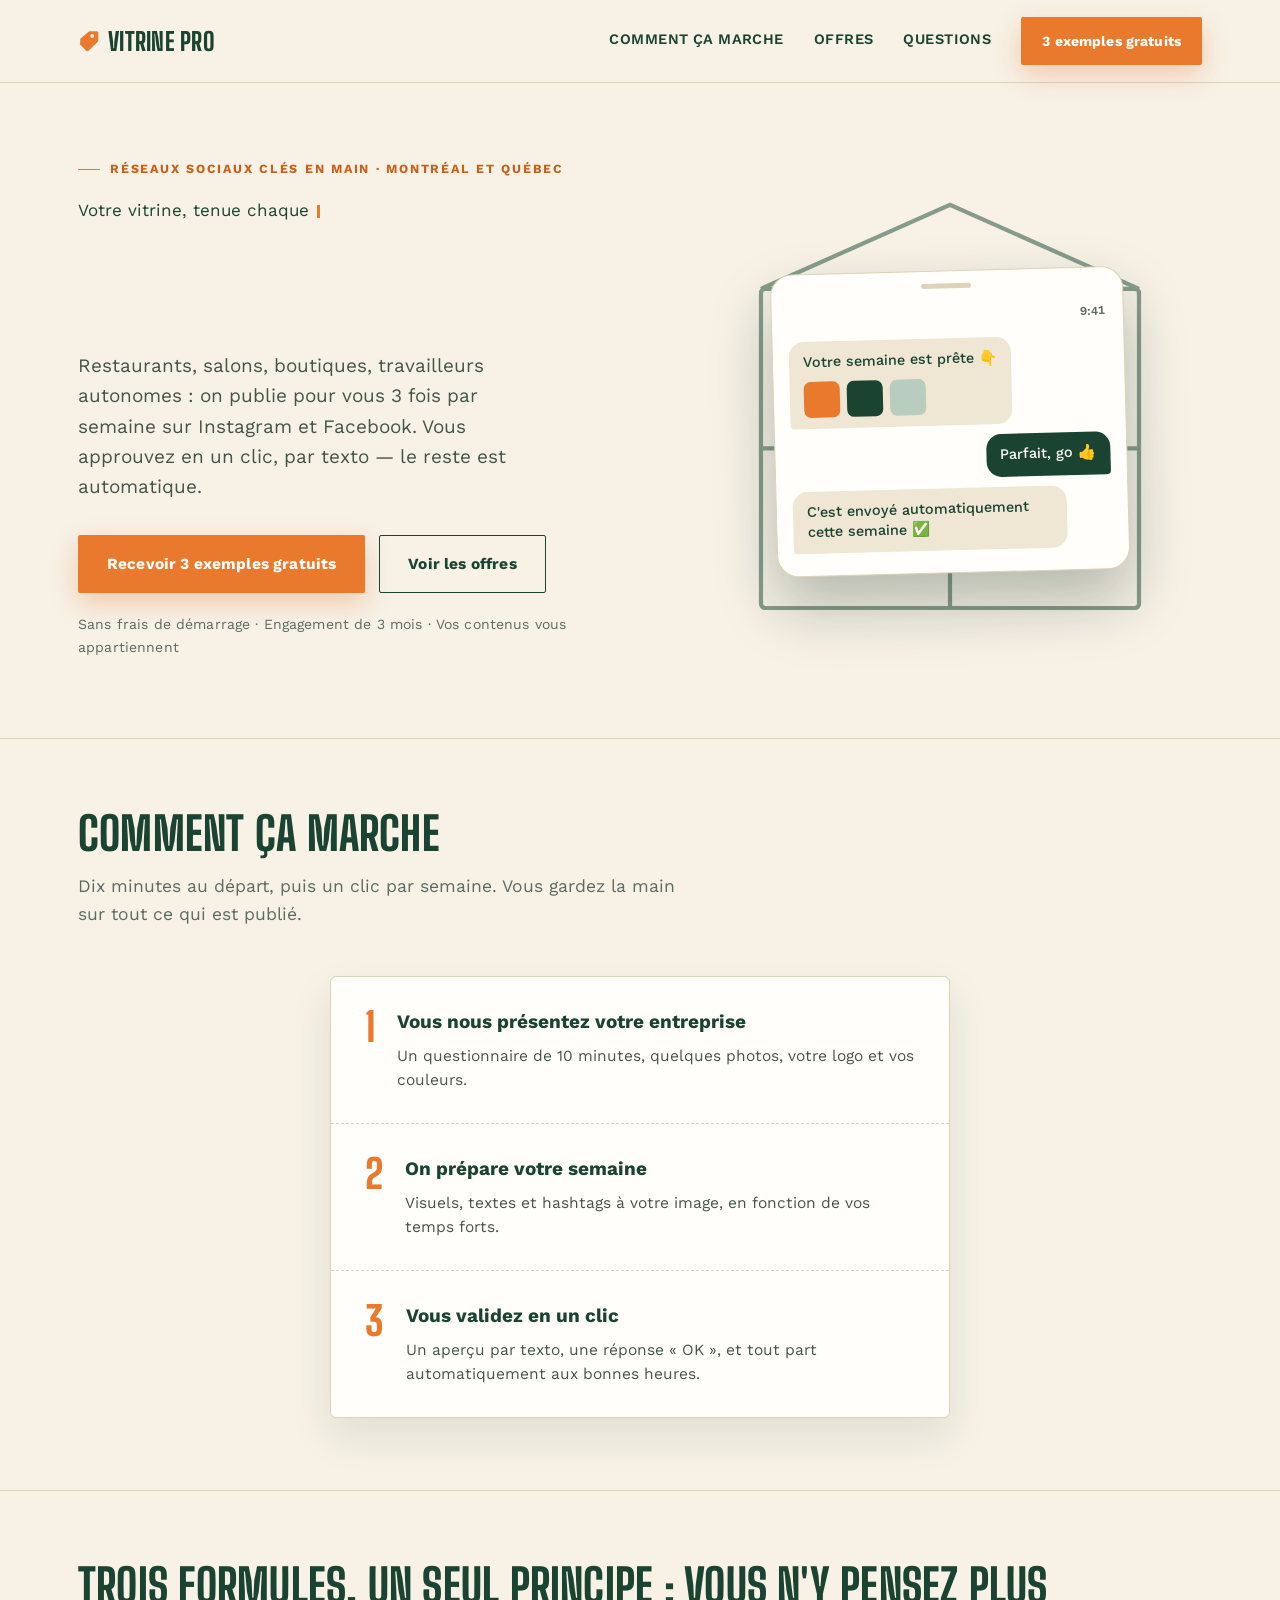
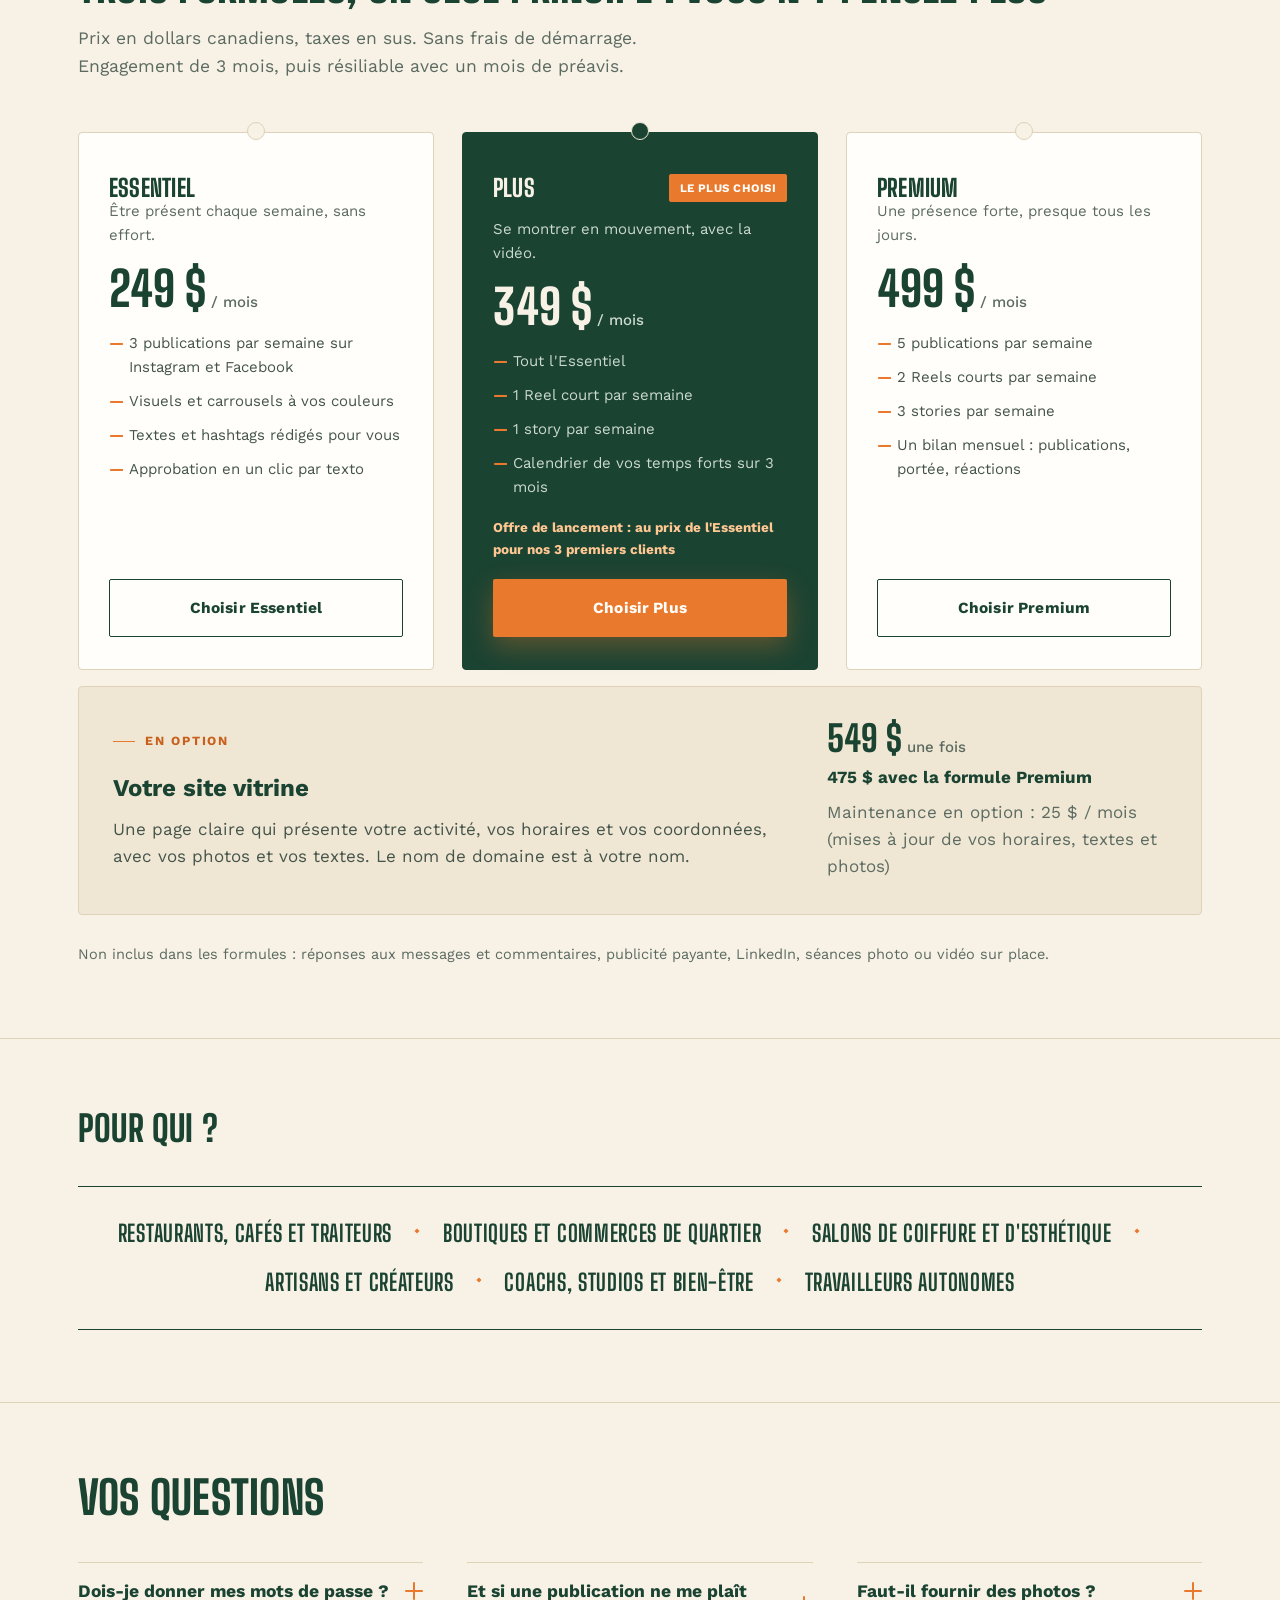
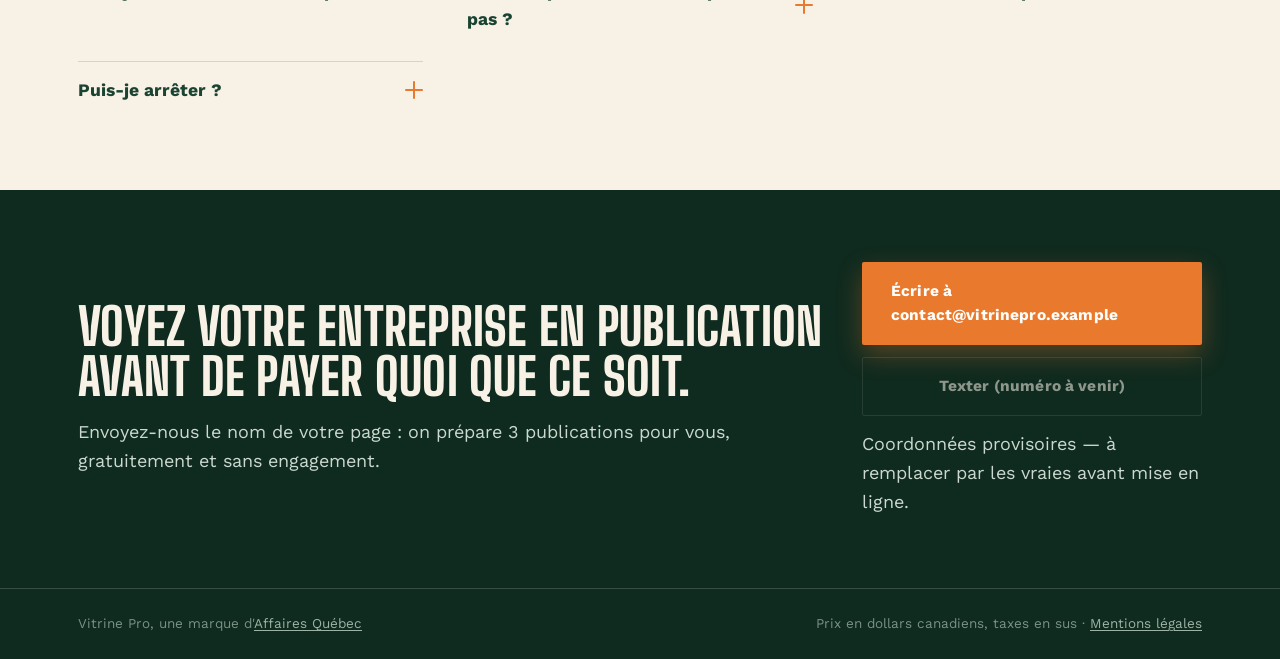
<file: vitrine-pro/index.html>
<!doctype html>
<html lang="fr-CA" data-type="service">
<head>
<meta charset="utf-8">
<meta name="viewport" content="width=device-width, initial-scale=1">
<title>Vitrine Pro — Vos réseaux sociaux tenus chaque semaine | Affaires Québec</title>
<meta name="description" content="Vitrine Pro tient les réseaux sociaux des petites entreprises de Montréal et du Québec : 3 publications par semaine, approuvées en un clic par texto. Dès 249 $ par mois.">
<meta name="page-type" content="service">
<meta name="site-kind" content="other">
<meta property="og:type" content="website">
<meta property="og:title" content="Vitrine Pro — Vos réseaux sociaux tenus chaque semaine">
<meta property="og:description" content="3 publications soignées par semaine sur Instagram et Facebook, approuvées en un clic par texto. 3 exemples offerts.">
<meta name="theme-color" content="#1B4332">
<link rel="icon" href="data:image/svg+xml,%3Csvg xmlns='http://www.w3.org/2000/svg' viewBox='0 0 64 64'%3E%3Crect width='64' height='64' rx='12' fill='%231B4332'/%3E%3Cpath fill-rule='evenodd' fill='%23F7F1E6' d='M10 26 L34 6 L54 6 Q58 6 58 10 L58 30 Q58 33 55.5 35 L32 58 Q29 61 26 58 L10 42 Q7 39 10 36 Z M47 18 A5 5 0 1 0 37 18 A5 5 0 1 0 47 18 Z'/%3E%3C/svg%3E">
<link rel="preconnect" href="https://fonts.googleapis.com">
<link rel="preconnect" href="https://fonts.gstatic.com" crossorigin>
<link href="https://fonts.googleapis.com/css2?family=Big+Shoulders+Display:wght@600;700;800;900&family=Work+Sans:wght@400;500;600;700&display=swap" rel="stylesheet">
<style>
:root{
  --green:#1B4332; --green-deep:#0F2A1F; --green-soft:#2D5542;
  --cream:#F7F1E6; --cream-2:#EFE6D3; --white:#FFFEFA;
  --marigold:#E8792D; --marigold-deep:#C85F1A;
  --line:#DED2B8; --line-deep:rgba(247,241,230,0.18);
  --ink:#1B4332; --ink-muted:#5C6B61; --ink-muted-2:#45544B;
  --ink-on-green:#CBD9D0;
  --radius-card:4px;
  --ease-out:cubic-bezier(.19,1,.22,1);
  --shadow-card:0 18px 40px rgba(27,67,50,0.1);
  --shadow-card-hover:0 24px 54px rgba(27,67,50,0.16);
}
*{box-sizing:border-box}
html{scroll-behavior:smooth}
body{margin:0;background:var(--cream);color:var(--ink);font-family:'Work Sans',system-ui,sans-serif;font-size:17px;line-height:1.6;-webkit-font-smoothing:antialiased}
h1,h2,h3{font-family:'Big Shoulders Display',sans-serif;font-weight:800;text-transform:uppercase;letter-spacing:0.01em;margin:0;text-wrap:balance}
p{margin:0}
ul{margin:0;padding:0;list-style:none}
a{color:var(--green);text-decoration:none}
a:focus-visible,button:focus-visible{outline:3px solid var(--marigold);outline-offset:3px;border-radius:4px}
img{max-width:100%;display:block}
.wrap{max-width:1180px;margin:0 auto;padding-inline:28px}
.eyebrow{display:flex;align-items:center;gap:10px;margin:0 0 18px;color:var(--marigold-deep);font-weight:700;letter-spacing:0.14em;text-transform:uppercase;font-size:12.5px}
.eyebrow::before{content:"";width:22px;height:1.5px;background:var(--marigold)}
@media(max-width:520px){.wrap{padding-inline:20px}}

/* ---------- Marque : la vitrine ---------- */
.mark{width:17px;height:17px;flex-shrink:0}

/* ---------- Boutons ---------- */
.btn{
  display:inline-flex;align-items:center;justify-content:center;gap:9px;
  font-family:'Work Sans',sans-serif;font-weight:700;font-size:15.5px;
  padding:16px 28px;border-radius:2px;border:1.5px solid transparent;
  min-height:54px;cursor:pointer;letter-spacing:0.01em;
  transition:transform .16s var(--ease-out),box-shadow .2s var(--ease-out),background-color .2s,border-color .2s,color .2s;
}
.btn:active{transform:scale(.96)}
.btn-marigold{background:var(--marigold);color:var(--white);box-shadow:0 10px 26px rgba(232,121,45,0.32)}
.btn-marigold:hover{background:var(--marigold-deep);box-shadow:0 14px 34px rgba(232,121,45,0.4);transform:translateY(-2px)}
.btn-outline{background:transparent;color:var(--green);border-color:var(--green)}
.btn-outline:hover{background:var(--green);color:var(--cream);transform:translateY(-2px)}
.btn-outline-light{background:transparent;color:var(--cream);border-color:var(--line-deep)}
.btn-outline-light:hover{background:var(--cream);color:var(--green-deep);border-color:var(--cream);transform:translateY(-2px)}
.btn-sm{padding:12px 20px;min-height:46px;font-size:14px}
.btn .arr{transition:transform .2s var(--ease-out)}
.btn:hover .arr{transform:translateX(3px)}

/* ---------- Nav ---------- */
.nav{position:sticky;top:0;z-index:50;background:rgba(247,241,230,0.92);backdrop-filter:blur(10px);border-bottom:1px solid var(--line)}
.nav-inner{display:flex;flex-wrap:wrap;align-items:center;justify-content:space-between;gap:16px;padding-block:17px}
.logo{display:flex;align-items:center;gap:9px;font-family:'Big Shoulders Display',sans-serif;font-weight:800;font-size:25px;text-transform:uppercase;letter-spacing:0.01em;color:var(--green)}
.logo svg{width:21px;height:24px;flex-shrink:0;color:var(--marigold)}
.nav-links{display:flex;flex-wrap:wrap;align-items:center;gap:30px}
.nav-links a:not(.btn){color:var(--green);font-weight:600;font-size:14.5px;letter-spacing:0.03em;text-transform:uppercase;position:relative;padding-bottom:3px}
.nav-links a:not(.btn)::after{content:"";position:absolute;left:0;right:0;bottom:0;height:2px;background:var(--marigold);transform:scaleX(0);transform-origin:left;transition:transform .22s var(--ease-out)}
.nav-links a:not(.btn):hover::after{transform:scaleX(1)}
.nav-toggle{display:none;background:none;border:none;cursor:pointer;flex-direction:column;gap:5px;padding:6px}
.nav-toggle span{width:24px;height:2px;background:var(--green);display:block;transition:.25s}
@media(max-width:780px){
  .nav-links{position:fixed;inset:0 0 0 auto;top:0;height:100vh;width:min(320px,84vw);
    background:var(--cream);flex-direction:column;align-items:flex-start;gap:4px;
    padding:94px 28px 28px;transform:translateX(100%);transition:transform .4s var(--ease-out);
    box-shadow:-20px 0 50px rgba(15,42,31,0.18);}
  .nav-links.open{transform:translateX(0)}
  .nav-links a:not(.btn){width:100%;padding:16px 0;border-bottom:1px solid var(--line)}
  .nav-links .btn{margin-top:14px;width:100%}
  .nav-toggle{display:flex}
  .nav-scrim{position:fixed;inset:0;background:rgba(15,42,31,0.45);opacity:0;pointer-events:none;transition:opacity .3s;z-index:45}
  .nav-scrim.open{opacity:1;pointer-events:auto}
}

/* ---------- Hero ---------- */
.hero{padding-block:76px 80px}
.hero .wrap{display:grid;grid-template-columns:1.05fr 0.95fr;gap:64px;align-items:center}
.hero-title-wrap{position:relative}
.hero h1{font-size:clamp(38px,5.4vw,66px);line-height:0.98;margin-bottom:24px}
.hero h1 em{font-style:normal;color:var(--marigold)}
.hero h1.tw-hidden{opacity:0}
.tw-overlay{position:absolute;inset:0}
.tw-overlay em{font-style:normal;color:var(--marigold)}
.tw-cursor{display:inline-block;width:3px;height:0.78em;margin-left:2px;vertical-align:-0.08em;background:var(--marigold);animation:twBlink 1s steps(1) infinite}
@keyframes twBlink{50%{opacity:0}}
@media(prefers-reduced-motion:reduce){.tw-cursor{animation:none}}
.hero-sub{font-size:19px;color:var(--ink-muted-2);max-width:480px;margin-bottom:32px}
.hero-actions{display:flex;flex-wrap:wrap;gap:14px;margin-bottom:20px}
.hero-trust{font-size:14px;color:var(--ink-muted);letter-spacing:0.01em}

/* --- La vitrine : vignette + téléphone --- */
.window{position:relative;width:100%;aspect-ratio:1/1.05;max-width:420px;margin-inline:auto}
.window-frame{position:absolute;inset:0}
.window-frame svg{width:100%;height:100%;color:var(--green-soft);opacity:.55}
.phone{
  position:absolute;left:50%;top:53%;transform:translate(-50%,-50%) rotate(-1.5deg);
  width:84%;background:var(--white);border:1px solid var(--line);border-radius:22px;
  padding:34px 16px 22px;box-shadow:0 30px 60px rgba(15,42,31,0.28);
  transition:transform .4s var(--ease-out);
}
.window:hover .phone{transform:translate(-50%,-50%) rotate(0deg) scale(1.03)}
.phone-bar{display:flex;justify-content:flex-end;align-items:center;font-size:12px;color:var(--ink-muted);font-weight:600;padding:0 2px 14px;font-variant-numeric:tabular-nums}
.phone-notch{position:absolute;top:12px;left:50%;transform:translateX(-50%);width:50px;height:5px;border-radius:3px;background:var(--line)}
.thread{display:flex;flex-direction:column;gap:10px}
.bubble{max-width:86%;padding:11px 14px;border-radius:15px;font-size:14.5px;line-height:1.4;font-weight:500}
.bubble.in{align-self:flex-start;background:var(--cream-2);color:var(--ink);border-bottom-left-radius:4px}
.bubble.out{align-self:flex-end;background:var(--green);color:var(--white);border-bottom-right-radius:4px}
.chips-row{display:flex;gap:7px;margin-top:9px}
.chip-sq{width:36px;height:36px;border-radius:7px;flex-shrink:0}
.chip-sq:nth-child(1){background:var(--marigold)}
.chip-sq:nth-child(2){background:var(--green)}
.chip-sq:nth-child(3){background:#B9CDBF}
@media(max-width:900px){.hero .wrap{grid-template-columns:1fr}.window{margin-top:12px;max-width:340px}}

/* ---------- Sections génériques ---------- */
section{padding-block:72px}
.section-line{border-top:1px solid var(--line)}
h2{font-size:clamp(30px,3.6vw,46px);letter-spacing:0.005em;line-height:1.02}
.section-lede{color:var(--ink-muted);max-width:620px;margin-top:14px;font-size:17.5px}
.section-head{display:flex;flex-wrap:wrap;justify-content:space-between;align-items:flex-end;gap:24px}

/* ---------- Comment ça marche : le ticket ---------- */
.ticket-wrap{margin-top:48px;display:flex;justify-content:center}
.ticket{
  width:100%;max-width:620px;background:var(--white);border:1px solid var(--line);
  border-radius:6px;box-shadow:var(--shadow-card);
}
.ticket-row{display:grid;grid-template-columns:auto 1fr;gap:22px;padding:30px 34px;align-items:start}
.ticket-row+.ticket-row{border-top:1.5px dashed var(--line)}
.ticket-num{font-family:'Big Shoulders Display',sans-serif;font-weight:800;font-size:40px;color:var(--marigold);line-height:1}
.ticket-row h3{font-family:'Work Sans',sans-serif;text-transform:none;font-weight:700;font-size:19px;letter-spacing:0;margin-bottom:6px;color:var(--green)}
.ticket-row p{color:var(--ink-muted-2);font-size:15.5px}

/* ---------- Offres : étiquettes de prix ---------- */
.plans{display:grid;grid-template-columns:repeat(auto-fit,minmax(290px,1fr));gap:34px 28px;margin-top:52px}
.tag{
  position:relative;background:var(--white);border:1px solid var(--line);border-radius:4px;
  padding:36px 30px 32px;display:flex;flex-direction:column;gap:18px;
  transition:transform .3s var(--ease-out),box-shadow .3s var(--ease-out);
}
.tag::before{
  content:"";position:absolute;left:50%;top:-11px;transform:translateX(-50%);
  width:16px;height:16px;border-radius:50%;background:var(--cream);border:1.5px solid var(--line);
}
.tag:nth-child(1){transform:rotate(-1.4deg)}
.tag:nth-child(3){transform:rotate(1.4deg)}
.tag:hover{transform:rotate(0deg) translateY(-6px);box-shadow:var(--shadow-card-hover)}
.tag-feat{background:var(--green);color:var(--cream);border-color:var(--green)}
.tag-feat::before{background:var(--green);border-color:var(--cream-2)}
.tag-head{display:flex;flex-wrap:wrap;align-items:center;justify-content:space-between;gap:10px}
.tag h3{font-size:24px;color:var(--green)}
.tag-feat h3{color:var(--cream)}
.tag-badge{background:var(--marigold);color:var(--white);font-size:11.5px;font-weight:700;padding:5px 11px;border-radius:2px;letter-spacing:0.04em;text-transform:uppercase}
.tag-desc{color:var(--ink-muted);margin-top:-8px;font-size:15px}
.tag-feat .tag-desc{color:var(--ink-on-green)}
.tag-price{font-family:'Big Shoulders Display',sans-serif;font-weight:800;font-size:48px;line-height:1;font-variant-numeric:tabular-nums}
.tag-price span{font-family:'Work Sans',sans-serif;font-weight:500;text-transform:none;font-size:15px;color:var(--ink-muted);letter-spacing:0}
.tag-feat .tag-price span{color:var(--ink-on-green)}
.tag-list{display:flex;flex-direction:column;gap:10px;flex-grow:1}
.tag-list li{position:relative;padding-left:20px;color:var(--ink-muted-2);font-size:15px}
.tag-feat .tag-list li{color:var(--ink-on-green)}
.tag-list li::before{content:"—";position:absolute;left:0;color:var(--marigold);font-weight:700}
.tag-launch{font-size:13.5px;color:var(--marigold);font-weight:700}
.tag-feat .tag-launch{color:#FFC792}

.addon{margin-top:16px;background:var(--cream-2);border:1px solid var(--line);border-radius:4px;padding:34px;display:flex;flex-wrap:wrap;align-items:center;justify-content:space-between;gap:28px}
.addon-copy{flex:1 1 440px;min-width:0}
.addon-copy h3{font-family:'Work Sans',sans-serif;text-transform:none;letter-spacing:0;font-weight:700;font-size:24px;color:var(--green);margin:8px 0}
.addon-copy p{color:var(--ink-muted-2)}
.addon-price{flex:0 1 340px;min-width:0;display:flex;flex-direction:column;gap:7px}
.addon-price .big{font-family:'Big Shoulders Display',sans-serif;font-weight:800;font-size:36px;line-height:1}
.addon-price .big span{font-family:'Work Sans',sans-serif;font-weight:500;font-size:15px;color:var(--ink-muted)}
.plan-note{margin-top:28px;font-size:14.5px;color:var(--ink-muted)}

/* ---------- Pour qui : enseigne ---------- */
.signboard{margin-top:38px;border-top:1.5px solid var(--green);border-bottom:1.5px solid var(--green);padding-block:22px}
.sign-list{display:flex;flex-wrap:wrap;gap:0;align-items:center;justify-content:center;font-family:'Big Shoulders Display',sans-serif;font-weight:700;font-size:clamp(17px,2.2vw,23px);text-transform:uppercase;letter-spacing:0.03em;color:var(--green)}
.sign-list li{display:flex;align-items:center;padding:6px 0}
.sign-list li:not(:last-child)::after{content:"◆";font-size:10px;color:var(--marigold);margin:0 22px;transform:translateY(-2px)}

/* ---------- Questions ---------- */
.faq{display:grid;grid-template-columns:repeat(auto-fit,minmax(300px,1fr));gap:14px 44px;margin-top:40px;align-content:start}
.faq-item{border-top:1.5px solid var(--line)}
.faq-item summary{
  list-style:none;cursor:pointer;display:flex;align-items:center;justify-content:space-between;gap:16px;
  min-height:44px;padding-block:14px;
  font-family:'Work Sans',sans-serif;font-weight:700;font-size:17.5px;color:var(--green);
}
.faq-item summary::-webkit-details-marker{display:none}
.faq-icon{position:relative;width:18px;height:18px;flex-shrink:0}
.faq-icon::before,.faq-icon::after{content:"";position:absolute;background:var(--marigold);border-radius:1px}
.faq-icon::before{left:0;top:50%;width:100%;height:2px;margin-top:-1px}
.faq-icon::after{top:0;left:50%;width:2px;height:100%;margin-left:-1px;transition:transform .25s var(--ease-out)}
.faq-item[open] .faq-icon::after{transform:scaleY(0)}
.faq-body p{color:var(--ink-muted-2);font-size:15.5px;padding-bottom:18px}
@media(prefers-reduced-motion:reduce){.faq-icon::after{transition:none}}

/* ---------- Contact ---------- */
.contact{background:var(--green-deep);color:var(--cream)}
.contact .wrap{display:flex;flex-wrap:wrap;align-items:center;justify-content:space-between;gap:36px}
.contact-copy{flex:1 1 500px;min-width:0}
.contact h2{color:var(--cream);font-size:clamp(32px,4vw,52px);line-height:0.98;margin-bottom:16px}
.contact p{color:var(--ink-on-green);font-size:18px}
.contact-actions{display:flex;flex-direction:column;gap:12px;flex:0 1 340px}
.contact-note{font-size:13px;color:#7C9185;margin-top:2px}
.email-row{display:flex;align-items:center;gap:10px;background:rgba(247,241,230,0.06);border:1px solid var(--line-deep);border-radius:2px;padding:6px 6px 6px 18px}
.email-row span{flex:1;min-width:0;overflow:hidden;text-overflow:ellipsis;white-space:nowrap;font-weight:600;font-size:14.5px}
.copy-btn{flex-shrink:0;background:var(--marigold);color:var(--white);border:none;border-radius:2px;padding:11px 16px;font-weight:700;font-size:13.5px;cursor:pointer;transition:transform .15s var(--ease-out),background-color .2s}
.copy-btn:hover{background:var(--marigold-deep)}
.copy-btn:active{transform:scale(.95)}

/* ---------- Footer ---------- */
footer{background:var(--green-deep);color:#7C9185;font-size:13.5px;border-top:1px solid var(--line-deep)}
footer .wrap{display:flex;flex-wrap:wrap;justify-content:space-between;gap:12px;padding-block:24px}
footer a{color:#9DB3A6;text-decoration:underline;text-underline-offset:2px}
footer a:hover{color:var(--cream)}

/* ---------- Barre collante mobile ---------- */
.sticky-cta{display:none}
@media(max-width:768px){
  body{padding-bottom:calc(86px + env(safe-area-inset-bottom,0px))}
  .sticky-cta{
    display:block;position:fixed;left:0;right:0;bottom:0;z-index:60;
    background:var(--cream);border-top:1px solid var(--line);
    padding:14px max(20px,env(safe-area-inset-left,0px)) calc(14px + env(safe-area-inset-bottom,0px)) max(20px,env(safe-area-inset-right,0px));
    transform:translateY(0);transition:transform .3s var(--ease-out);
  }
  .sticky-cta.hide{transform:translateY(130%)}
}
.sticky-cta-btn{
  display:flex;align-items:center;justify-content:center;width:100%;
  background:var(--marigold);color:var(--green-deep);font-weight:700;font-size:15.5px;
  padding:14px;border-radius:2px;min-height:48px;
  transition:transform .16s var(--ease-out),background-color .2s;
}
.sticky-cta-btn:hover{background:var(--marigold-deep)}
.sticky-cta-btn:active{transform:scale(.97)}
@media(prefers-reduced-motion:reduce){.sticky-cta{transition:none}}

/* ---------- Reveal on scroll ---------- */
.reveal{opacity:0;transform:translateY(18px);transition:opacity .7s var(--ease-out),transform .7s var(--ease-out)}
.reveal.in{opacity:1;transform:translateY(0)}
@media(prefers-reduced-motion:reduce){
  html{scroll-behavior:auto}
  .reveal{opacity:1;transform:none;transition:none}
  *{animation-duration:0.01ms!important;transition-duration:0.01ms!important}
}
</style>
</head>
<body>

<header class="nav" id="nav">
  <div class="wrap nav-inner">
    <a href="#accueil" class="logo" aria-label="Vitrine Pro — accueil">
      <svg viewBox="0 0 56 64" fill="currentColor" fill-rule="evenodd"><path d="M6 26 L30 6 L50 6 Q54 6 54 10 L54 30 Q54 33 51.5 35 L28 58 Q25 61 22 58 L6 42 Q3 39 6 36 Z M43 18 A5 5 0 1 0 33 18 A5 5 0 1 0 43 18 Z"/></svg>
      Vitrine Pro
    </a>
    <nav class="nav-links" id="navLinks" aria-label="Navigation principale">
      <a href="#fonctionnement">Comment ça marche</a>
      <a href="#offres">Offres</a>
      <a href="#questions">Questions</a>
      <a href="#contact" class="btn btn-marigold btn-sm">3 exemples gratuits</a>
    </nav>
    <button class="nav-toggle" id="navToggle" aria-label="Menu" aria-expanded="false" aria-controls="navLinks"><span></span><span></span><span></span></button>
  </div>
</header>

<section id="accueil" class="hero">
  <div class="wrap">
    <div class="reveal">
      <span class="eyebrow">Réseaux sociaux clés en main · Montréal et Québec</span>
      <div class="hero-title-wrap">
        <h1 id="heroTitle">Votre vitrine, tenue chaque semaine<em>.</em></h1>
      </div>
      <p class="hero-sub">Restaurants, salons, boutiques, travailleurs autonomes : on publie pour vous 3 fois par semaine sur Instagram et Facebook. Vous approuvez en un clic, par texto — le reste est automatique.</p>
      <div class="hero-actions">
        <a href="#contact" class="btn btn-marigold">Recevoir 3 exemples gratuits</a>
        <a href="#offres" class="btn btn-outline">Voir les offres</a>
      </div>
      <p class="hero-trust">Sans frais de démarrage · Engagement de 3 mois · Vos contenus vous appartiennent</p>
    </div>
    <div class="window reveal" aria-hidden="true">
      <div class="window-frame">
        <svg viewBox="0 0 200 210" preserveAspectRatio="none" fill="none" stroke="currentColor" stroke-width="2"><path d="M10 48 L100 8 L190 48"/><rect x="10" y="48" width="180" height="152" rx="2"/><line x1="100" y1="48" x2="100" y2="200"/><line x1="10" y1="124" x2="190" y2="124"/></svg>
      </div>
      <div class="phone">
        <div class="phone-notch"></div>
        <div class="phone-bar"><span>9:41</span></div>
        <div class="thread">
          <div class="bubble in">Votre semaine est prête 👇
            <div class="chips-row"><span class="chip-sq"></span><span class="chip-sq"></span><span class="chip-sq"></span></div>
          </div>
          <div class="bubble out">Parfait, go 👍</div>
          <div class="bubble in">C'est envoyé automatiquement cette semaine ✅</div>
        </div>
      </div>
    </div>
  </div>
</section>

<section id="fonctionnement" class="section-line">
  <div class="wrap">
    <div class="reveal">
      <h2>Comment ça marche</h2>
      <p class="section-lede">Dix minutes au départ, puis un clic par semaine. Vous gardez la main sur tout ce qui est publié.</p>
    </div>
    <div class="ticket-wrap reveal">
      <div class="ticket">
        <div class="ticket-row">
          <span class="ticket-num">1</span>
          <div>
            <h3>Vous nous présentez votre entreprise</h3>
            <p>Un questionnaire de 10 minutes, quelques photos, votre logo et vos couleurs.</p>
          </div>
        </div>
        <div class="ticket-row">
          <span class="ticket-num">2</span>
          <div>
            <h3>On prépare votre semaine</h3>
            <p>Visuels, textes et hashtags à votre image, en fonction de vos temps forts.</p>
          </div>
        </div>
        <div class="ticket-row">
          <span class="ticket-num">3</span>
          <div>
            <h3>Vous validez en un clic</h3>
            <p>Un aperçu par texto, une réponse « OK », et tout part automatiquement aux bonnes heures.</p>
          </div>
        </div>
      </div>
    </div>
  </div>
</section>

<section id="offres" class="section-line">
  <div class="wrap">
    <div class="reveal">
      <h2>Trois formules, un seul principe : vous n'y pensez plus</h2>
      <p class="section-lede">Prix en dollars canadiens, taxes en sus. Sans frais de démarrage. Engagement de 3 mois, puis résiliable avec un mois de préavis.</p>
    </div>
    <div class="plans">
      <div class="tag reveal">
        <div>
          <h3>Essentiel</h3>
          <p class="tag-desc">Être présent chaque semaine, sans effort.</p>
        </div>
        <p class="tag-price">249 $<span> / mois</span></p>
        <ul class="tag-list">
          <li>3 publications par semaine sur Instagram et Facebook</li>
          <li>Visuels et carrousels à vos couleurs</li>
          <li>Textes et hashtags rédigés pour vous</li>
          <li>Approbation en un clic par texto</li>
        </ul>
        <a href="#contact" class="btn btn-outline">Choisir Essentiel</a>
      </div>

      <div class="tag tag-feat reveal">
        <div class="tag-head">
          <h3>Plus</h3>
          <span class="tag-badge">Le plus choisi</span>
        </div>
        <p class="tag-desc">Se montrer en mouvement, avec la vidéo.</p>
        <p class="tag-price">349 $<span> / mois</span></p>
        <ul class="tag-list">
          <li>Tout l'Essentiel</li>
          <li>1 Reel court par semaine</li>
          <li>1 story par semaine</li>
          <li>Calendrier de vos temps forts sur 3 mois</li>
        </ul>
        <p class="tag-launch">Offre de lancement : au prix de l'Essentiel pour nos 3 premiers clients</p>
        <a href="#contact" class="btn btn-marigold">Choisir Plus</a>
      </div>

      <div class="tag reveal">
        <div>
          <h3>Premium</h3>
          <p class="tag-desc">Une présence forte, presque tous les jours.</p>
        </div>
        <p class="tag-price">499 $<span> / mois</span></p>
        <ul class="tag-list">
          <li>5 publications par semaine</li>
          <li>2 Reels courts par semaine</li>
          <li>3 stories par semaine</li>
          <li>Un bilan mensuel : publications, portée, réactions</li>
        </ul>
        <a href="#contact" class="btn btn-outline">Choisir Premium</a>
      </div>
    </div>

    <div class="addon reveal">
      <div class="addon-copy">
        <span class="eyebrow">En option</span>
        <h3>Votre site vitrine</h3>
        <p>Une page claire qui présente votre activité, vos horaires et vos coordonnées, avec vos photos et vos textes. Le nom de domaine est à votre nom.</p>
      </div>
      <div class="addon-price">
        <p class="big">549 $<span> une fois</span></p>
        <p style="font-weight:700;color:var(--green)">475 $ avec la formule Premium</p>
        <p style="color:var(--ink-muted)">Maintenance en option : 25 $ / mois (mises à jour de vos horaires, textes et photos)</p>
      </div>
    </div>
    <p class="plan-note reveal">Non inclus dans les formules : réponses aux messages et commentaires, publicité payante, LinkedIn, séances photo ou vidéo sur place.</p>
  </div>
</section>

<section class="section-line">
  <div class="wrap reveal">
    <h2 style="font-size:clamp(26px,3vw,36px)">Pour qui ?</h2>
    <div class="signboard">
      <ul class="sign-list">
        <li>Restaurants, cafés et traiteurs</li>
        <li>Boutiques et commerces de quartier</li>
        <li>Salons de coiffure et d'esthétique</li>
        <li>Artisans et créateurs</li>
        <li>Coachs, studios et bien-être</li>
        <li>Travailleurs autonomes</li>
      </ul>
    </div>
  </div>
</section>

<section id="questions" class="section-line">
  <div class="wrap">
    <h2 class="reveal">Vos questions</h2>
    <div class="faq">
      <details class="faq-item reveal">
        <summary>Dois-je donner mes mots de passe ?<span class="faq-icon" aria-hidden="true"></span></summary>
        <div class="faq-body"><p>Jamais. Vous nous donnez un accès partenaire depuis votre compte Meta, que vous pouvez retirer à tout moment.</p></div>
      </details>
      <details class="faq-item reveal">
        <summary>Et si une publication ne me plaît pas ?<span class="faq-icon" aria-hidden="true"></span></summary>
        <div class="faq-body"><p>Vous voyez tout avant publication et vous pouvez demander une modification chaque semaine.</p></div>
      </details>
      <details class="faq-item reveal">
        <summary>Faut-il fournir des photos ?<span class="faq-icon" aria-hidden="true"></span></summary>
        <div class="faq-body"><p>Oui, une dizaine au départ, puis quelques-unes de temps en temps. Vos vraies photos donnent les meilleurs résultats.</p></div>
      </details>
      <details class="faq-item reveal">
        <summary>Puis-je arrêter ?<span class="faq-icon" aria-hidden="true"></span></summary>
        <div class="faq-body"><p>Après les 3 premiers mois, vous arrêtez quand vous voulez, avec un mois de préavis. Vos contenus restent à vous.</p></div>
      </details>
    </div>
  </div>
</section>

<section id="contact" class="contact">
  <div class="wrap">
    <div class="contact-copy reveal">
      <h2>Voyez votre entreprise en publication avant de payer quoi que ce soit.</h2>
      <p>Envoyez-nous le nom de votre page : on prépare 3 publications pour vous, gratuitement et sans engagement.</p>
    </div>
    <div class="contact-actions reveal">
      <a href="mailto:contact@vitrinepro.example" class="btn btn-marigold">Écrire à contact@vitrinepro.example</a>
      <span class="btn btn-outline-light" aria-disabled="true" style="opacity:.55;pointer-events:none">Texter (numéro à venir)</span>
      <p class="contact-note">Coordonnées provisoires — à remplacer par les vraies avant mise en ligne.</p>
    </div>
  </div>
</section>

<footer>
  <div class="wrap">
    <span>Vitrine Pro, une marque d'<a href="https://affairesquebec.ca">Affaires Québec</a></span>
    <span>Prix en dollars canadiens, taxes en sus · <a href="#accueil">Mentions légales</a></span>
  </div>
</footer>

<div class="sticky-cta" id="stickyCta">
  <a href="sms:" class="sticky-cta-btn">Texte-nous pour 3 exemples gratuits</a>
</div>

<script>
(function(){
  const toggle=document.getElementById('navToggle');
  const links=document.getElementById('navLinks');
  if(!toggle||!links)return;
  const scrim=document.createElement('div');
  scrim.className='nav-scrim';
  document.body.appendChild(scrim);
  function close(){links.classList.remove('open');scrim.classList.remove('open');toggle.setAttribute('aria-expanded','false');document.body.style.overflow=''}
  function open(){links.classList.add('open');scrim.classList.add('open');toggle.setAttribute('aria-expanded','true');document.body.style.overflow='hidden'}
  toggle.addEventListener('click',()=>links.classList.contains('open')?close():open());
  scrim.addEventListener('click',close);
  links.querySelectorAll('a').forEach(a=>a.addEventListener('click',close));
  addEventListener('keydown',e=>{if(e.key==='Escape')close()});
})();
(function(){
  const els=[...document.querySelectorAll('.reveal')];
  if(!('IntersectionObserver' in window)){els.forEach(el=>el.classList.add('in'));return}
  const io=new IntersectionObserver((entries)=>{
    entries.forEach(e=>{if(e.isIntersecting){e.target.classList.add('in');io.unobserve(e.target)}});
  },{threshold:0.1,rootMargin:'0px 0px -40px 0px'});
  els.forEach(el=>io.observe(el));
})();

// Titre "tapé à la machine" : le texte complet est déjà dans le HTML (SEO, lecteurs
// d'écran) ; on le rend juste transparent et on le retape visuellement par-dessus.
(function(){
  const h1=document.getElementById('heroTitle');
  if(!h1||matchMedia('(prefers-reduced-motion: reduce)').matches)return;
  const full=h1.textContent;
  const overlay=document.createElement('span');
  overlay.className='tw-overlay';
  overlay.setAttribute('aria-hidden','true');
  const cursor=document.createElement('span');
  cursor.className='tw-cursor';
  h1.classList.add('tw-hidden');
  h1.parentNode.appendChild(overlay);
  const total=full.length,duration=2000,delay=duration/total;
  let i=0;
  function tick(){
    i++;
    if(i<total){
      overlay.textContent=full.slice(0,i);
      overlay.appendChild(cursor);
      setTimeout(tick,delay);
    }else{
      overlay.innerHTML=full.slice(0,-1)+'<em>'+full.slice(-1)+'</em>';
      overlay.appendChild(cursor);
      setTimeout(()=>{h1.classList.remove('tw-hidden');overlay.remove()},280);
    }
  }
  setTimeout(tick,150);
})();

// FAQ en accordéon : <details>/<summary> natifs (clavier gratuit), animation de
// hauteur en JS seulement — désactivée d'un bloc si prefers-reduced-motion (le
// natif reste instantané, donc rien ne manque).
(function(){
  if(matchMedia('(prefers-reduced-motion: reduce)').matches)return;
  document.querySelectorAll('.faq-item').forEach(d=>{
    const summary=d.querySelector('summary');
    const body=d.querySelector('.faq-body');
    let anim=null,closing=false,expanding=false;
    summary.addEventListener('click',e=>{
      e.preventDefault();
      d.style.overflow='hidden';
      if(closing||!d.open)expand();
      else if(expanding||d.open)shrink();
    });
    function run(from,to,opening){
      if(anim)anim.cancel();
      anim=d.animate({height:[from,to]},{duration:220,easing:'ease-out'});
      anim.onfinish=()=>{d.open=opening;d.style.height=d.style.overflow='';anim=null;closing=expanding=false};
      anim.oncancel=()=>{closing=expanding=false};
    }
    function shrink(){
      closing=true;
      run(d.offsetHeight+'px',summary.offsetHeight+'px',false);
    }
    function expand(){
      d.style.height=d.offsetHeight+'px';
      d.open=true;
      requestAnimationFrame(()=>{
        expanding=true;
        run(d.offsetHeight+'px',(summary.offsetHeight+body.offsetHeight)+'px',true);
      });
    }
  });
})();

// Barre "Texte-nous" collante (mobile) : disparaît quand #contact est à l'écran.
(function(){
  const bar=document.getElementById('stickyCta');
  const contact=document.getElementById('contact');
  if(!bar||!contact||!('IntersectionObserver' in window))return;
  const io=new IntersectionObserver(entries=>{
    entries.forEach(e=>bar.classList.toggle('hide',e.isIntersecting));
  },{threshold:0.01});
  io.observe(contact);
})();
</script>
</body>
</html>
</file>
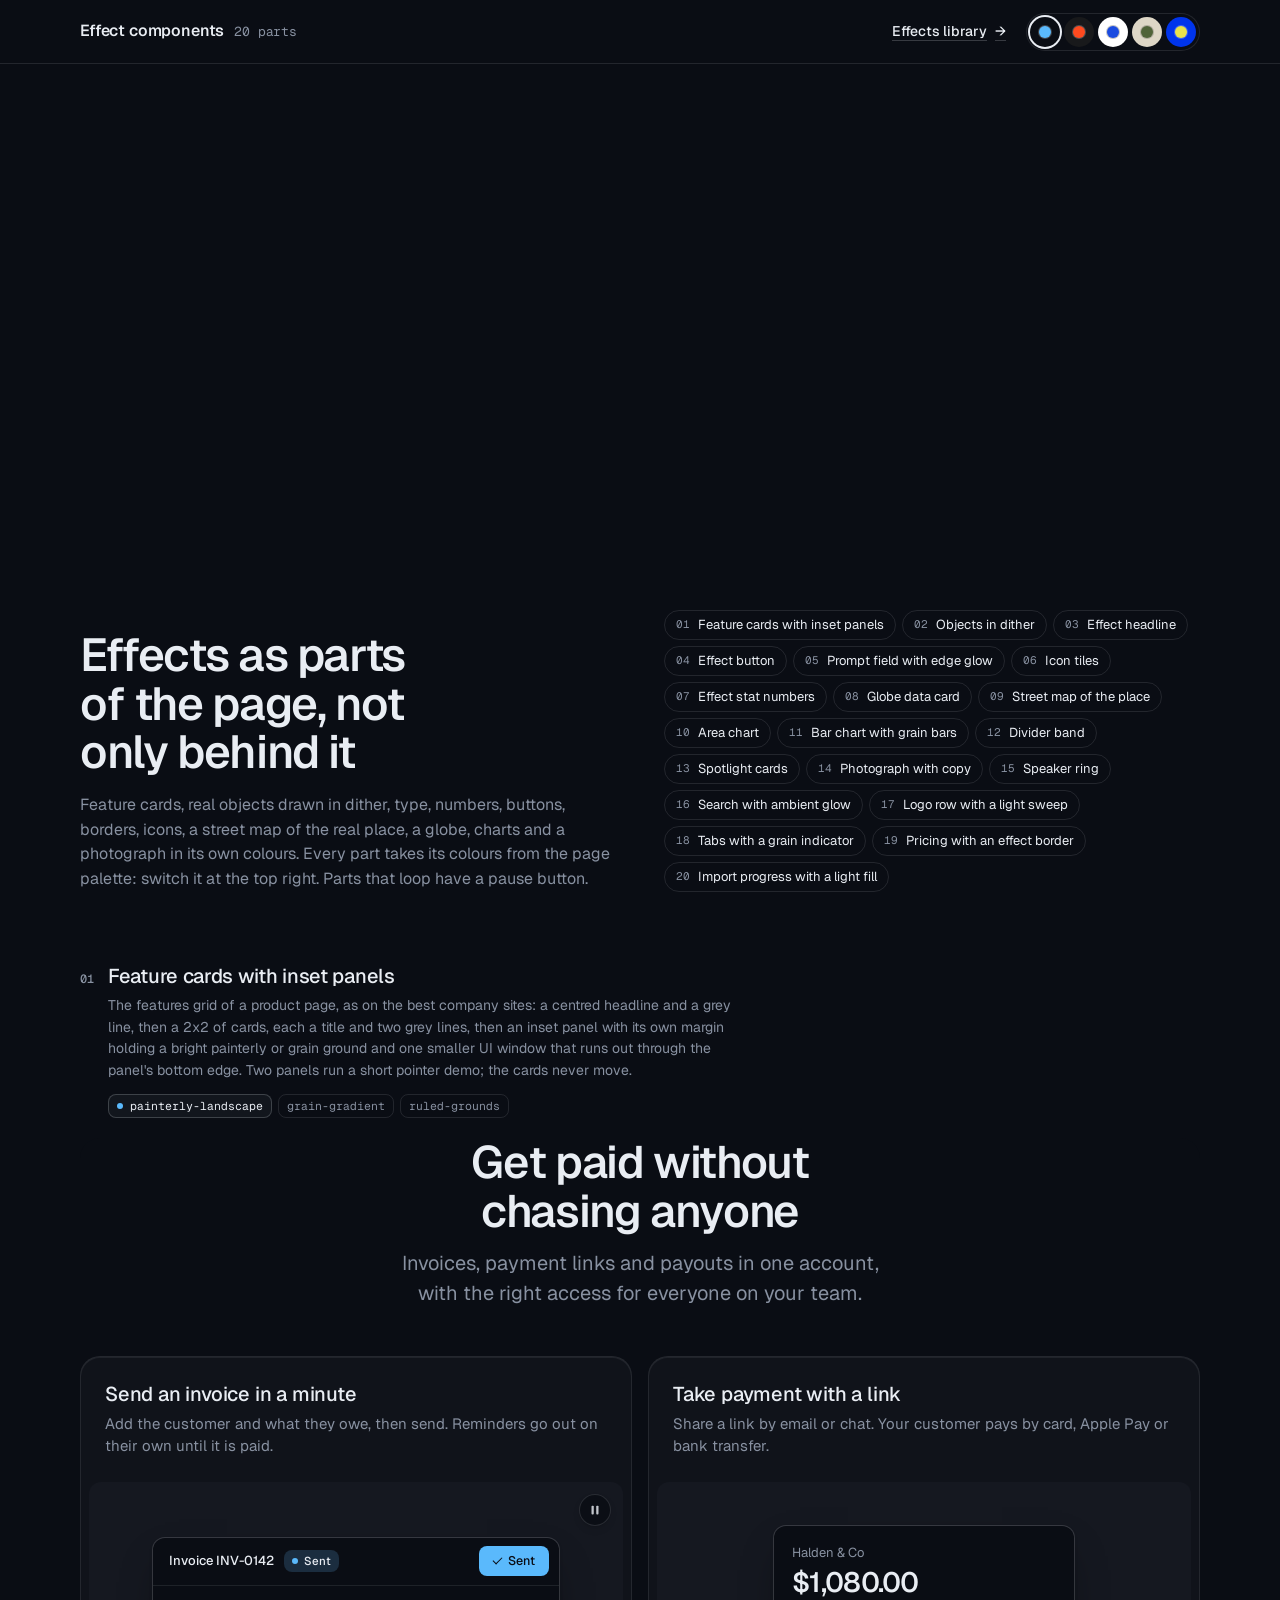
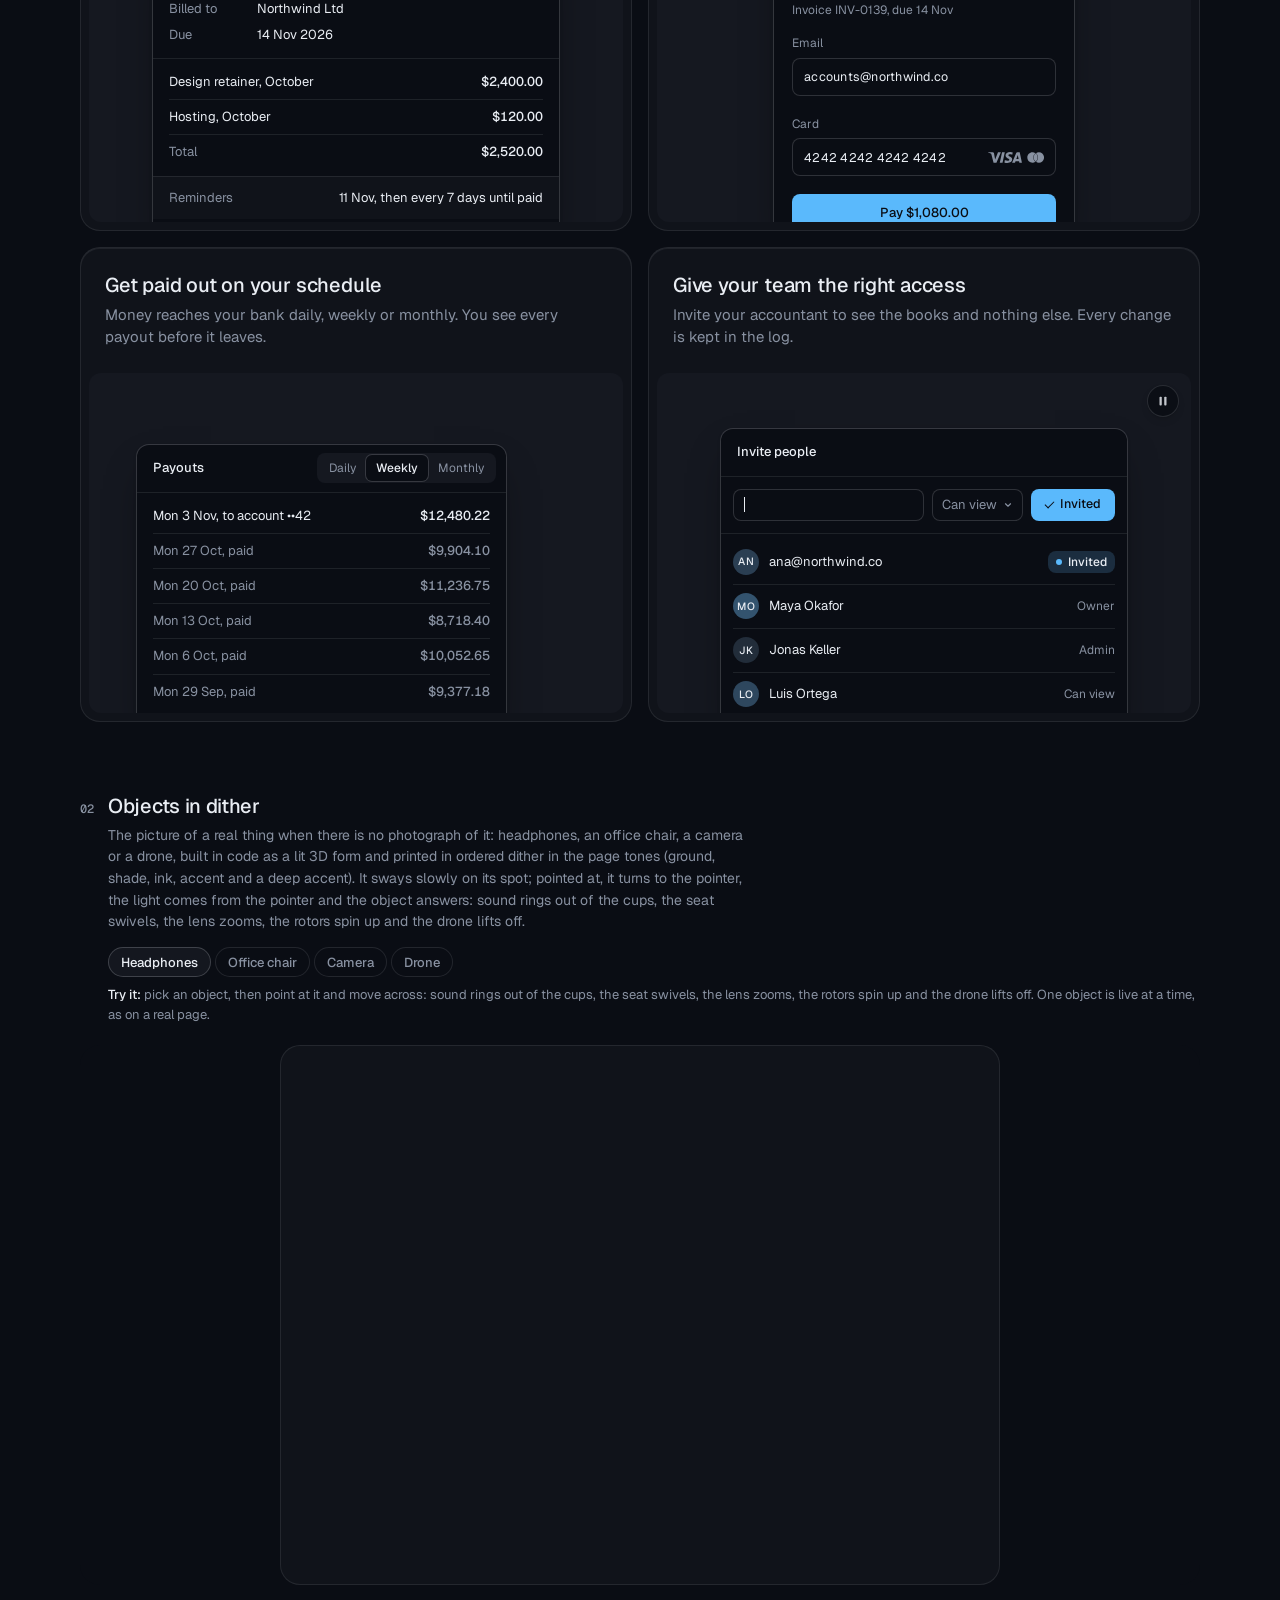
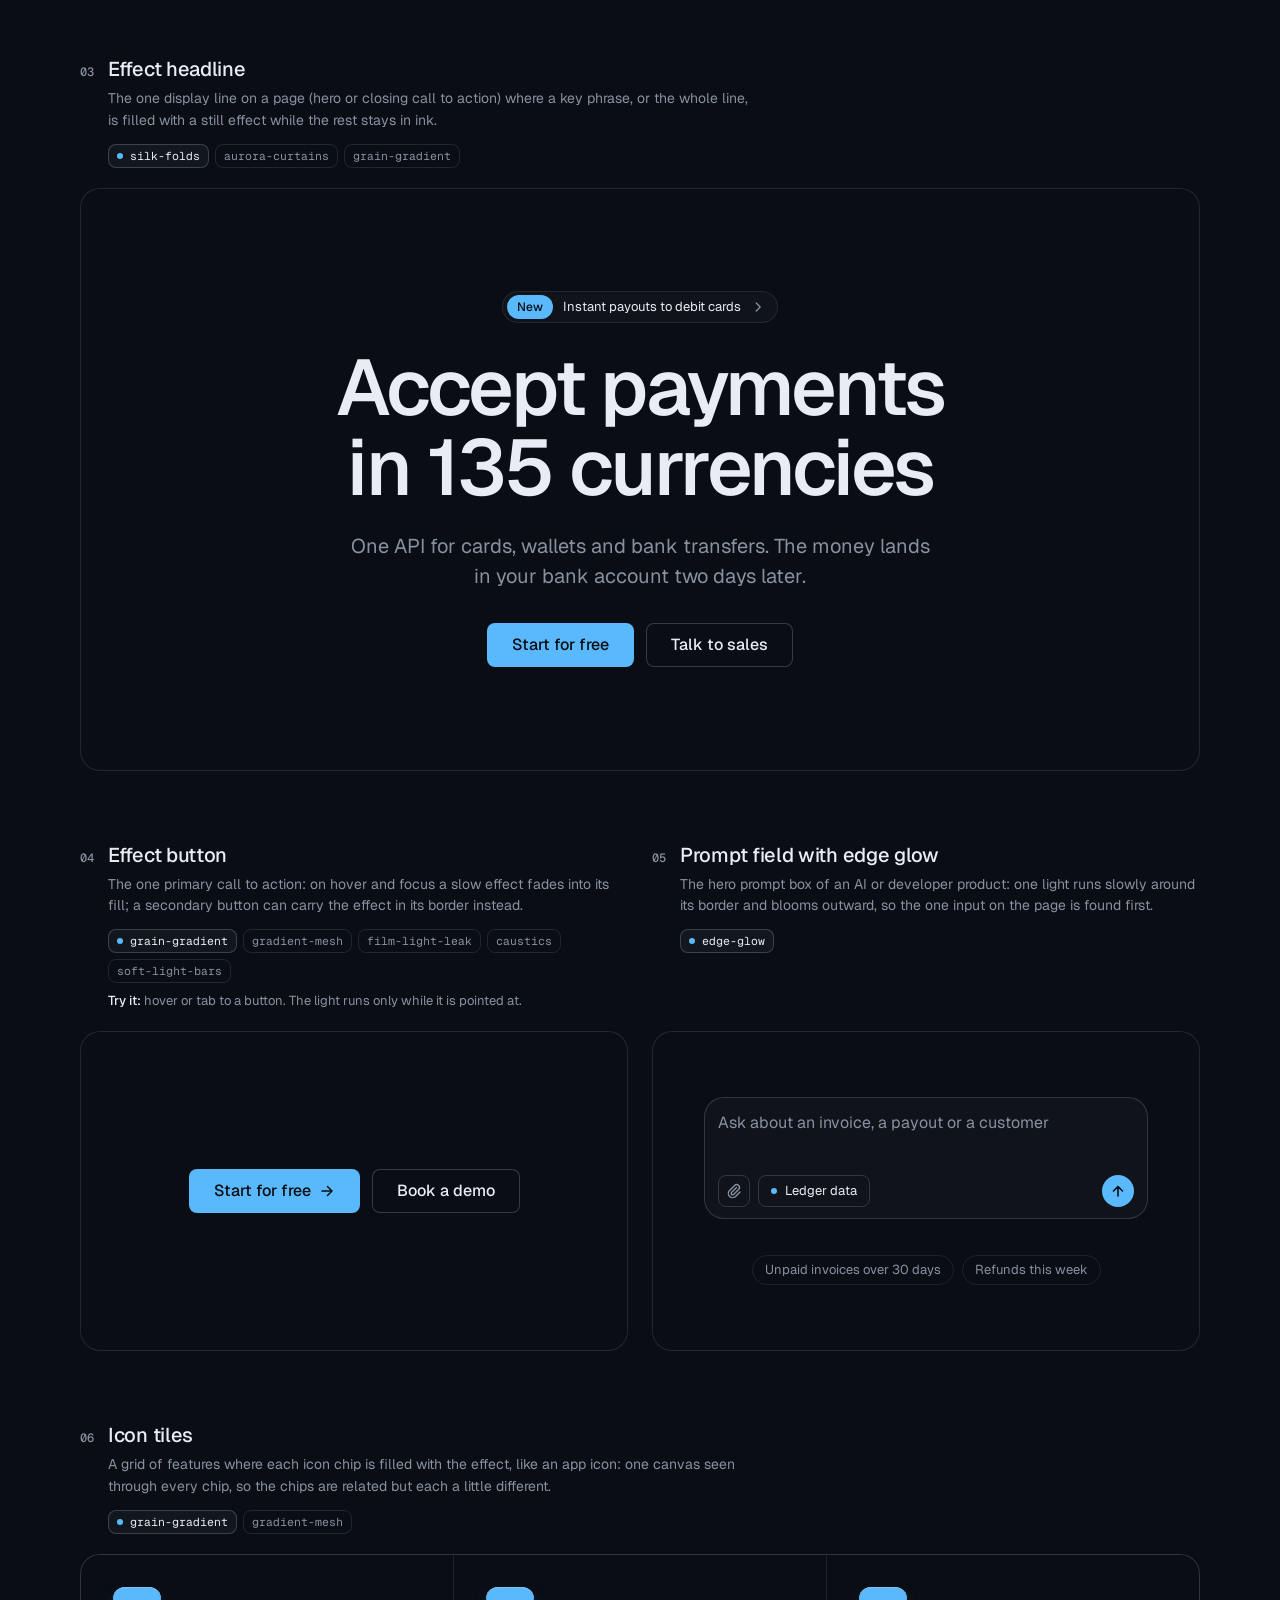
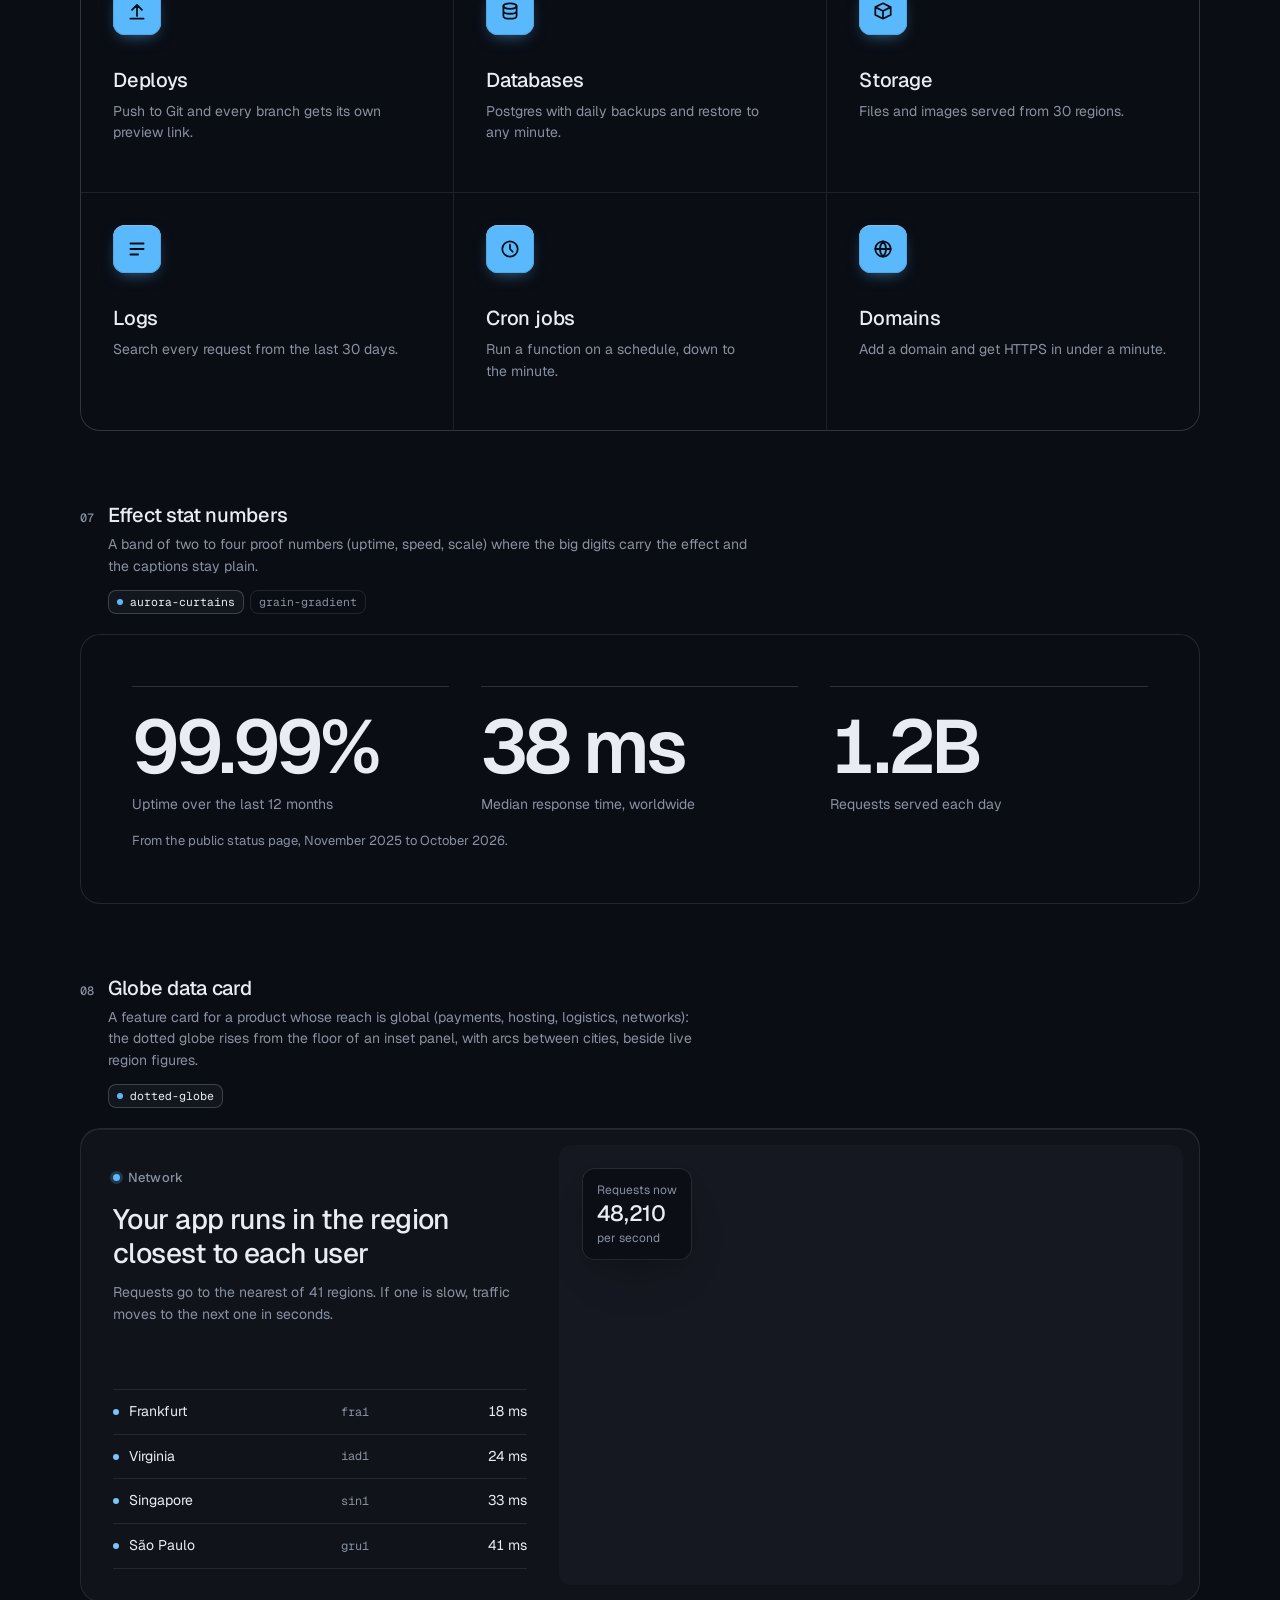
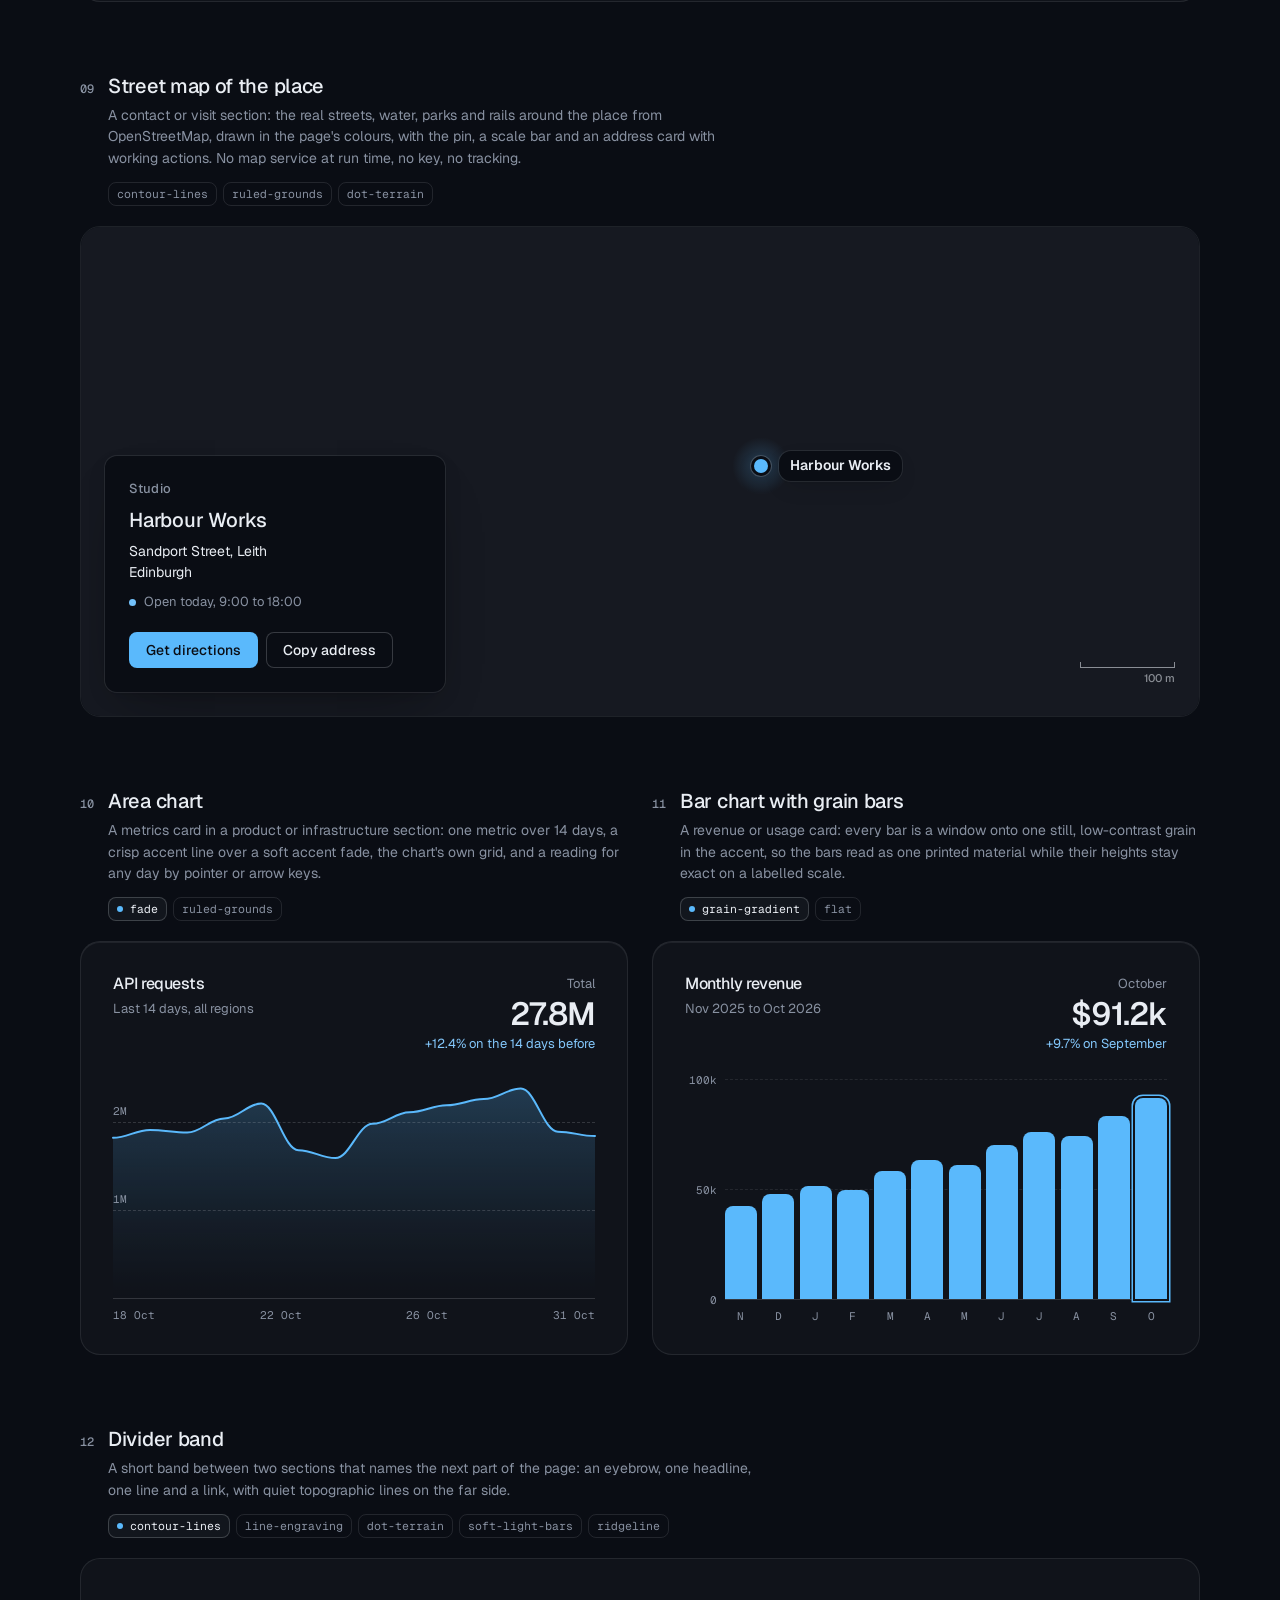
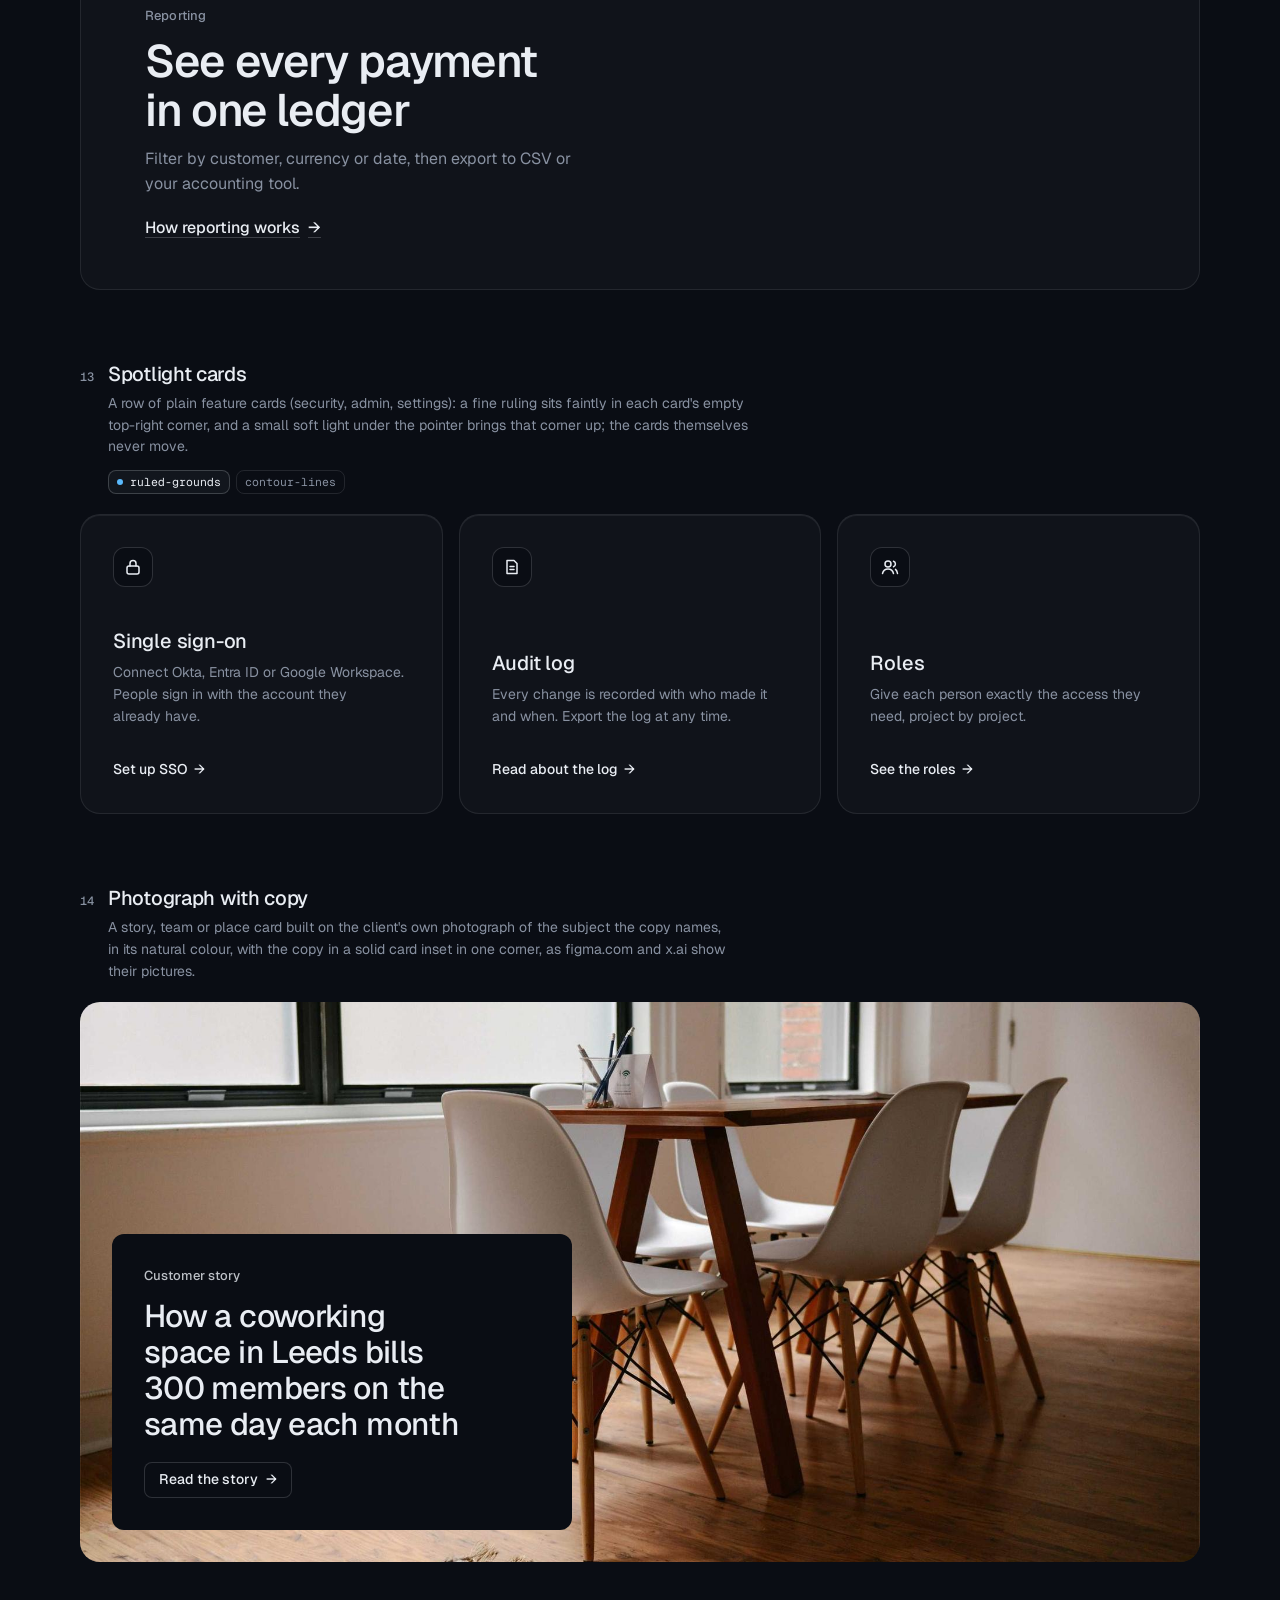
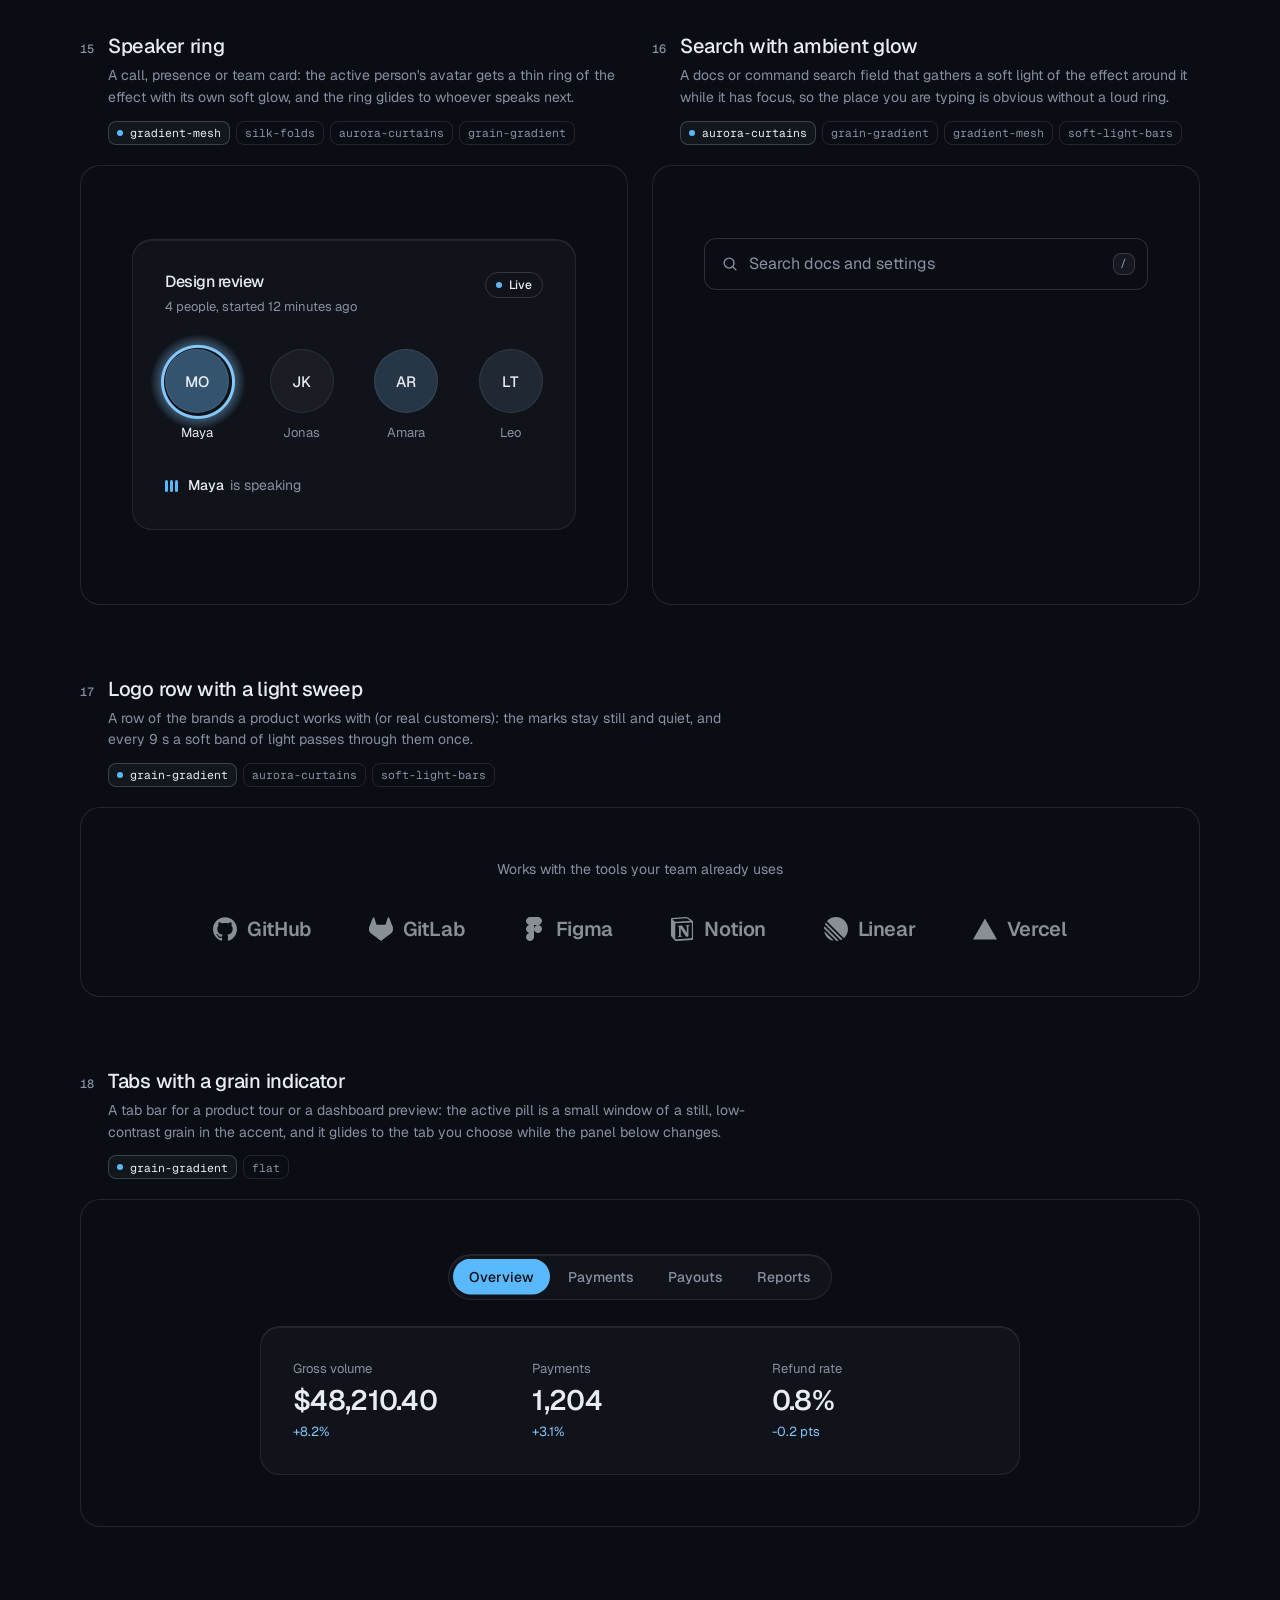
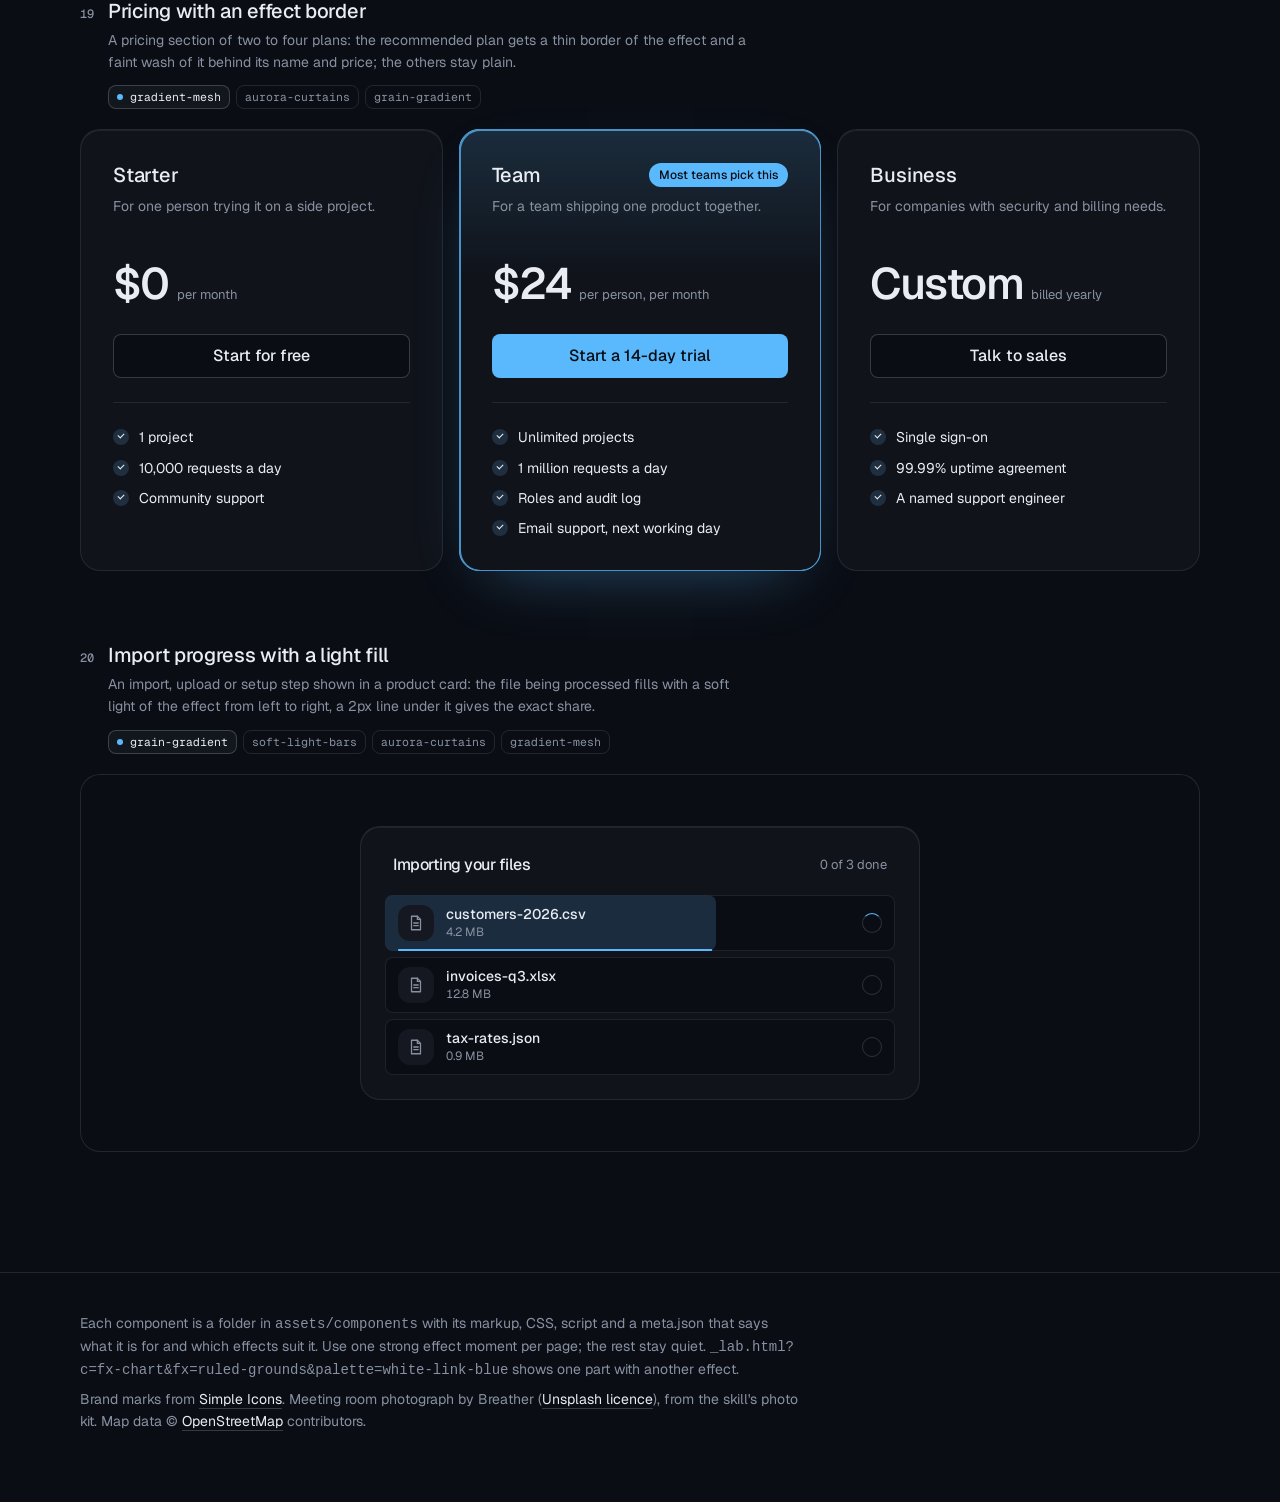
<file: .agents/skills/design-taste-frontend/assets/components/index.html>
<!doctype html>
<html lang="en" data-radius="soft">
<head>
<script>window.__tpGlMax = 16;   /* a gallery shows many live effects at once; a page of a site keeps the default 4 (fx.js) */</script>
<meta charset="utf-8">
<meta name="viewport" content="width=device-width, initial-scale=1">
<title>Effect components</title>
<link rel="preconnect" href="https://fonts.googleapis.com">
<link rel="preconnect" href="https://fonts.gstatic.com" crossorigin>
<link href="https://fonts.googleapis.com/css2?family=Geist:wght@100..900&family=Geist+Mono:wght@400..600&display=swap" rel="stylesheet">
<link rel="stylesheet" href="../system.css">
<link rel="stylesheet" href="./base.css">
<style>
  :root {
    --font-display: "Geist", system-ui, sans-serif;
    --font-text: "Geist", system-ui, sans-serif;
    --font-mono: "Geist Mono", ui-monospace, monospace;
    --display-weight: 560;
    --display-tracking: -0.03em;
    --container: 1200px;
  }
  body { min-height: 100vh; }
  .top {
    position: sticky; top: 0; z-index: 50; height: 64px; background: var(--bg);
    border-bottom: 1px solid var(--line);
  }
  .top .container { height: 100%; display: flex; align-items: center; justify-content: space-between; gap: 16px; }
  .brand { display: flex; align-items: center; gap: 10px; font-weight: 560; letter-spacing: -0.01em; }
  .brand small { font: 400 13px/1 var(--font-mono); color: var(--muted); }
  .top nav { display: flex; align-items: center; gap: 20px; }
  .top nav a.link { font-size: 14px; }
  .swatches { display: flex; gap: 4px; padding: 3px; border: 1px solid var(--line); border-radius: 999px; background: var(--bg); }
  .swatches button {
    width: 30px; height: 30px; border-radius: 999px; border: 0; padding: 0; cursor: pointer; position: relative;
    background: var(--sw-bg);
  }
  .swatches button::after {
    content: ""; position: absolute; inset: 9px; border-radius: 999px; background: var(--sw-accent);
    box-shadow: 0 0 0 1px color-mix(in oklab, var(--sw-ink) 25%, transparent);
  }
  .swatches button[aria-pressed="true"] { box-shadow: 0 0 0 2px var(--ink); }
  .swatches button:focus-visible { outline-offset: 3px; }

  .intro { padding-block: 64px 40px; display: grid; grid-template-columns: minmax(0, 6fr) minmax(0, 6fr); gap: 48px; align-items: end; }
  .intro h1 { font-size: clamp(34px, 2.2vw + 18px, 52px); line-height: 1.05; max-width: 15ch; }
  .intro p { margin-top: 16px; color: var(--muted); font-size: var(--t-body); line-height: 1.55; max-width: 52ch; }
  .index { display: flex; flex-wrap: wrap; gap: 6px; justify-content: flex-start; }
  @media (max-width: 1023px) { .intro { grid-template-columns: minmax(0, 1fr); gap: 28px; } }
  .index a {
    display: inline-flex; align-items: center; gap: 8px; height: 30px; padding: 0 11px; border-radius: 999px;
    border: 1px solid var(--line); font-size: 13px; color: var(--ink);
    transition: border-color var(--dur) var(--ease), background-color var(--dur) var(--ease);
  }
  .index a span { font-family: var(--font-mono); font-size: 11px; color: var(--muted); }
  .index a:hover { border-color: var(--line-strong); background: color-mix(in oklab, var(--ink) 4%, var(--bg)); }

  /* every part spans two rows of the list (its notes, its stage) as a subgrid, so the two parts of a
     half-width pair share one notes height and one stage height: their stages start and end level */
  .list { display: grid; grid-template-columns: repeat(2, minmax(0, 1fr)); column-gap: 24px; row-gap: 0; padding-bottom: 120px; }
  .sc { grid-column: 1 / -1; grid-row: span 2; display: grid; grid-template-rows: subgrid; row-gap: 20px; min-width: 0; scroll-margin-top: 88px; padding-top: 72px; }
  .sc:first-child { padding-top: 0; }
  .sc.is-half { grid-column: auto; }
  .sc.is-half .sc__stage:not(.is-center) { display: grid; }
  .sc__meta { display: grid; grid-template-columns: auto 1fr; column-gap: 14px; row-gap: 6px; align-items: baseline; align-content: start; }
  .sc__note { grid-column: 2; margin: 2px 0 0; font-size: 13px; color: var(--muted); }
  .sc__note::before { content: "Try it: "; color: var(--ink); font-weight: 500; }
  .sc__no { font: 500 12px/1 var(--font-mono); color: var(--muted); padding-top: 2px; }
  .sc__name { font: 500 20px/1.25 var(--font-text); letter-spacing: -0.015em; margin: 0; }
  .sc__for { grid-column: 2; color: var(--muted); font-size: 14px; line-height: 1.55; max-width: 72ch; margin: 0; }
  .sc__fx { grid-column: 2; display: flex; flex-wrap: wrap; gap: 6px; margin-top: 6px; }
  .sc__fx li {
    font: 400 11.5px/1 var(--font-mono); color: var(--muted); height: 24px; display: inline-flex; align-items: center;
    padding: 0 8px; border-radius: var(--r-sm); border: 1px solid var(--line);
  }
  .sc__fx li.is-on { color: var(--ink); border-color: var(--line-strong); background: color-mix(in oklab, var(--ink) 5%, var(--bg)); }
  .sc__fx li.is-on::before { content: ""; width: 6px; height: 6px; border-radius: 99px; background: var(--accent); margin-right: 7px; }
  .sc__stage {
    position: relative; min-width: 0; border: 1px solid var(--line); border-radius: var(--r-lg);
    padding: clamp(20px, 4vw, 56px); background: var(--bg);
  }
  .sc__stage.is-tall { padding-block: clamp(56px, 8vw, 120px); }
  .sc__stage.is-flush { padding: 0; border: 0; }
  .sc__stage.is-center { display: grid; place-items: center; min-height: 320px; }
  /* one object, at a size a page would give it */
  #fx-dither-object .sc__stage { display: grid; justify-items: center; }
  #fx-dither-object .cx-obj { width: min(100%, 720px); }
  .sc__pick { grid-column: 2; display: flex; flex-wrap: wrap; gap: 4px; margin-top: 8px; }
  .sc__pick button {
    height: 30px; padding: 0 12px; border-radius: 999px; border: 1px solid var(--line); background: var(--bg);
    font: 500 13px/1 var(--font-text); color: var(--muted); cursor: pointer;
  }
  .sc__pick button:hover { color: var(--ink); border-color: var(--line-strong); }
  .sc__pick button[aria-pressed="true"] { color: var(--ink); border-color: var(--line-strong); background: color-mix(in oklab, var(--ink) 6%, var(--bg)); }
  /* the search list opens below its field: leave it room inside the frame */
  #fx-search .sc__stage { min-height: 440px; place-items: start center; padding-top: 72px; }
  .sc__stage:empty::after { content: "Loading"; color: var(--muted); font-size: 13px; }

  .foot { border-top: 1px solid var(--line); padding: 40px 0 64px; color: var(--muted); font-size: 14px; }
  .foot p { max-width: 80ch; margin: 0 0 8px; }
  .foot a { color: var(--ink); text-decoration: underline; text-decoration-color: var(--line-strong); text-underline-offset: 4px; }

  @media (max-width: 899px) {
    .list { grid-template-columns: minmax(0, 1fr); }
    .sc.is-half { grid-column: 1 / -1; }
    .top nav a.link { display: none; }
  }
  @media (max-width: 639px) {
    .intro { padding-block: 48px 32px; }
    .sc { padding-top: 48px; }
    .sc__meta { grid-template-columns: 1fr; }
    .sc__no { display: none; }
    .sc__for, .sc__fx, .sc__note, .sc__pick { grid-column: 1; }
    .sc__stage.is-center { min-height: 240px; }
    .brand small { display: none; }
  }
</style>
</head>
<body>
<header class="top">
  <div class="container">
    <div class="brand">Effect components <small id="count"></small></div>
    <nav aria-label="Palette and links">
      <a class="link" href="../effects/gallery.html">Effects library</a>
      <div class="swatches" id="swatches" role="group" aria-label="Page palette"></div>
    </nav>
  </div>
</header>

<main>
  <section class="intro container">
    <div>
      <h1>Effects as parts of the page, not only behind it</h1>
      <p id="lede">Feature cards, real objects drawn in dither, type, numbers, buttons, borders, icons, a street map of the real place, a globe, charts and a photograph in its own colours. Every part takes its colours from the page palette: switch it at the top right. Parts that loop have a pause button.</p>
    </div>
    <nav class="index" id="index" aria-label="Components"></nav>
  </section>
  <div class="container list" id="list"></div>
</main>

<footer class="foot">
  <div class="container">
    <p>Each component is a folder in <code>assets/components</code> with its markup, CSS, script and a meta.json that says what it is for and which effects suit it. Use one strong effect moment per page; the rest stay quiet. <code>_lab.html?c=fx-chart&amp;fx=ruled-grounds&amp;palette=white-link-blue</code> shows one part with another effect.</p>
    <p>Brand marks from <a href="https://simpleicons.org/">Simple Icons</a>. Meeting room photograph by Breather (<a href="https://unsplash.com/photos/DEdM9Vs6s8w">Unsplash licence</a>), from the skill's photo kit. Map data © <a href="https://www.openstreetmap.org/copyright">OpenStreetMap</a> contributors.</p>
  </div>
</footer>

<script type="module">
  import fx from '../effects/fx.js';

  // component id, layout and stage style, in page order
  const COMPONENTS = [
    { id: 'fx-feature-card', stage: 'is-flush' },
    { id: 'fx-dither-object', stage: 'is-flush', note: 'pick an object, then point at it and move across: sound rings out of the cups, the seat swivels, the lens zooms, the rotors spin up and the drone lifts off. One object is live at a time, as on a real page.' },
    { id: 'fx-headline', stage: 'is-tall' },
    { id: 'fx-button', half: true, stage: 'is-center', note: 'hover or tab to a button. The light runs only while it is pointed at.' },
    { id: 'fx-prompt', half: true, stage: 'is-center' },
    { id: 'fx-icon-tiles', stage: 'is-flush' },
    { id: 'fx-stat' },
    { id: 'fx-globe', stage: 'is-flush' },
    { id: 'fx-map', stage: 'is-flush' },
    { id: 'fx-chart', half: true, stage: 'is-flush' },
    { id: 'fx-bars', half: true, stage: 'is-flush' },
    { id: 'fx-band', stage: 'is-flush' },
    { id: 'fx-spotlight', stage: 'is-flush' },
    { id: 'fx-photo', stage: 'is-flush' },
    { id: 'fx-avatar', half: true, stage: 'is-center' },
    { id: 'fx-search', half: true, stage: 'is-center' },
    { id: 'fx-logos' },
    { id: 'fx-tabs' },
    { id: 'fx-pricing', stage: 'is-flush' },
    { id: 'fx-progress', stage: 'is-center' },
  ];

  const PALETTES = [
    { id: 'blue-black-cornflower', name: 'Night, cornflower', bg: '#0a0d14', surface: '#131824', ink: '#e9edf3', muted: '#8891a1', accent: '#5ab9fc', accentInk: '#0a0d14' },
    { id: 'graphite-safety-orange', name: 'Graphite, orange', bg: '#18191b', surface: '#222427', ink: '#eff0f1', muted: '#9c9ea3', accent: '#ff4a1f', accentInk: '#18191b' },
    { id: 'white-link-blue', name: 'White, blue', bg: '#ffffff', surface: '#f4f4f4', ink: '#111111', muted: '#6b6b6b', accent: '#1a4be0', accentInk: '#ffffff' },
    { id: 'moss-sand', name: 'Sand, moss', bg: '#ddd6c6', surface: '#d2cab8', ink: '#2a2a26', muted: '#59574e', accent: '#4f6238', accentInk: '#ffffff' },
    { id: 'cobalt-field', name: 'Cobalt field', bg: '#0034eb', surface: '#002fd6', ink: '#ffffff', muted: '#dfe4f2', accent: '#e9e34a', accentInk: '#111111' },
  ];

  const q = new URLSearchParams(location.search);
  if (q.has('time')) fx.setClock(+q.get('time'));
  if (q.has('fallback')) fx.config.forceFallback = true;
  const only = q.get('only') ? q.get('only').split(',') : null;
  const list = document.getElementById('list');
  const index = document.getElementById('index');
  const swatches = document.getElementById('swatches');

  /*
    The budget: a laptop's integrated GPU shares its memory with everything else, so this page never
    holds more than 4 live WebGL contexts. A part is started when it comes near the viewport and
    destroyed when it leaves it; still parts draw once and free their context; fx.js frees any idle
    off-screen context past 4. liveGL() counts the contexts that are open right now.
  */
  fx.config.maxLive = 4;
  const contexts = new Set();
  let peakGL = 0;
  const getContext = HTMLCanvasElement.prototype.getContext;
  HTMLCanvasElement.prototype.getContext = function (type, ...rest) {
    const c = getContext.call(this, type, ...rest);
    if (c && /webgl/i.test(type) && !contexts.has(c)) { contexts.add(c); peakGL = Math.max(peakGL, liveGL()); }
    return c;
  };
  function liveGL() {
    for (const c of contexts) if (c.isContextLost()) contexts.delete(c);
    return contexts.size;
  }

  // the dither object: one live at a time, switched here (a real page shows one object)
  const OBJECTS = {
    headphones: ['Headphones', 'Over-ear, wireless'],
    chair: ['Office chair', 'Swivel seat on five castors'],
    camera: ['Camera', 'Mirrorless, with a zoom lens'],
    drone: ['Drone', 'Four rotors and a camera'],
  };
  let object = OBJECTS[q.get('object')] ? q.get('object') : 'headphones';
  // print (ordered dither, the default) or studio (a smooth shaded render: no picker until it is anti-aliased; ?render=studio)
  let render = q.get('render') === 'studio' ? 'studio' : 'print';

  function applyPalette(p) {
    const c = fx.color;
    const action = c.contrast(p.accent, p.bg) >= 2.2 ? p.accent : p.ink;
    const actionInk = action === p.accent ? p.accentInk : p.bg;
    const s = document.documentElement.style;
    const set = (k, v) => s.setProperty(k, v);
    set('--p-bg', p.bg); set('--p-surface', p.surface); set('--p-ink', p.ink); set('--p-muted', p.muted);
    set('--p-accent', p.accent); set('--p-accent-ink', p.accentInk); set('--p-action', action); set('--p-action-ink', actionInk);
    document.documentElement.style.colorScheme = c.isDark(p.bg) ? 'dark' : 'light';
    for (const b of swatches.children) b.setAttribute('aria-pressed', String(b.dataset.id === p.id));
  }

  async function load(entry) {
    const base = `./${entry.id}/`;
    const [meta, html, mod] = await Promise.all([
      fetch(base + 'meta.json').then(r => (r.ok ? r.json() : null)),
      fetch(base + 'component.html').then(r => (r.ok ? r.text() : null)),
      import(base + 'component.js').catch(err => { console.warn(entry.id, err); return null; }),
    ]).catch(() => [null, null, null]);
    if (!meta || !html || !mod) return null;
    const link = document.createElement('link');
    link.rel = 'stylesheet';
    link.href = base + 'component.css';
    document.head.append(link);
    await new Promise(r => { link.onload = link.onerror = r; });
    return { ...entry, meta, html, mod };
  }

  function section(e, n) {
    const s = document.createElement('section');
    s.className = 'sc' + (e.half ? ' is-half' : '');
    s.id = e.id;
    const fxList = (e.meta.effects || []).map(id => `<li class="${id === e.meta.default ? 'is-on' : ''}">${id}</li>`).join('');
    const pick = e.id === 'fx-dither-object'
      ? `<div class="sc__pick" role="group" aria-label="Object">${Object.keys(OBJECTS).map(k => `<button type="button" data-object="${k}" aria-pressed="${k === object}">${OBJECTS[k][0]}</button>`).join('')}</div>`
      : '';
    s.innerHTML = `
      <div class="sc__meta">
        <span class="sc__no">${String(n).padStart(2, '0')}</span>
        <h2 class="sc__name">${e.meta.name}</h2>
        <p class="sc__for">${e.meta.for}</p>
        ${fxList ? `<ul class="sc__fx" aria-label="Effects that suit it">${fxList}</ul>` : ''}
        ${pick}
        ${e.note ? `<p class="sc__note">${e.note}</p>` : ''}
      </div>
      <div class="sc__stage ${e.stage || ''}"></div>`;
    return s;
  }

  // the markup is placed at once (the page keeps its full height); the scripts run only near the viewport
  function markup(e) {
    const stage = e.section.querySelector('.sc__stage');
    stage.innerHTML = e.html;
    if (e.id === 'fx-dither-object') {
      const fig = stage.querySelector('.cx-obj');
      fig.dataset.cxObject = object;
      if (render === 'studio') fig.dataset.cxRender = 'studio'; else delete fig.dataset.cxRender;
      fig.querySelector('.cx-obj__stage').removeAttribute('aria-label');
    }
    return stage;
  }
  function start(e) {
    if (e.ctrl) return;
    const stage = markup(e);
    try { e.ctrl = e.mod.default(stage.firstElementChild || stage) || { destroy() {} }; } catch (err) { console.error(e.id, err); e.ctrl = { destroy() {} }; }
  }
  function stop(e) {
    if (!e.ctrl) return;
    try { e.ctrl.destroy?.(); } catch (err) { console.warn(e.id, err); }
    fx.unmountAll(e.section);
    e.ctrl = null;
  }

  function setPalette(p, entries) {
    entries.forEach(stop);
    applyPalette(p);
    try { localStorage.setItem('cx-palette', p.id); } catch (_) {}
    requestAnimationFrame(() => entries.forEach(e => (e.near ? start(e) : markup(e))));
  }

  let saved = null;
  try { saved = localStorage.getItem('cx-palette'); } catch (_) {}
  const first = PALETTES.find(p => p.id === q.get('palette')) || PALETTES.find(p => p.id === saved) || PALETTES[0];
  for (const p of PALETTES) {
    const b = document.createElement('button');
    b.type = 'button';
    b.dataset.id = p.id;
    b.title = p.name;
    b.setAttribute('aria-label', p.name);
    b.style.setProperty('--sw-bg', p.bg);
    b.style.setProperty('--sw-accent', p.accent);
    b.style.setProperty('--sw-ink', p.ink);
    swatches.append(b);
  }
  applyPalette(first);

  const wanted = COMPONENTS.filter(c => !only || only.includes(c.id));
  const entries = (await Promise.all(wanted.map(load))).filter(Boolean);
  document.getElementById('count').textContent = `${entries.length} parts`;
  entries.forEach((e, i) => {
    e.section = section(e, i + 1);
    list.append(e.section);
    markup(e);
    const a = document.createElement('a');
    a.href = '#' + e.id;
    a.innerHTML = `<span>${String(i + 1).padStart(2, '0')}</span>${e.meta.name}`;
    index.append(a);
  });
  await document.fonts.ready;
  const near = new IntersectionObserver(seen => {
    for (const en of seen) {
      const e = entries.find(x => x.section === en.target);
      if (!e) continue;
      e.near = en.isIntersecting;
      if (e.near) start(e); else stop(e);
    }
  }, { rootMargin: '10% 0px' });
  entries.forEach(e => near.observe(e.section));
  setTimeout(() => { document.documentElement.dataset.ready = '1'; }, 1500);

  swatches.addEventListener('click', ev => {
    const b = ev.target.closest('button');
    if (!b) return;
    const p = PALETTES.find(x => x.id === b.dataset.id);
    if (p) setPalette(p, entries);
  });
  list.addEventListener('click', ev => {
    const b = ev.target.closest('[data-object], [data-render]');
    if (!b || !(OBJECTS[b.dataset.object] || b.dataset.render)) return;
    if (b.dataset.render) render = b.dataset.render; else object = b.dataset.object;
    b.parentElement.querySelectorAll('button').forEach(x => x.setAttribute('aria-pressed', String(x === b)));
    const e = entries.find(x => x.id === 'fx-dither-object');
    stop(e);
    if (e.near) start(e); else markup(e);
  });
  window.__cx = {
    entries,
    setPalette: id => setPalette(PALETTES.find(p => p.id === id), entries),
    setObject: k => list.querySelector(`[data-object="${k}"]`)?.click(),
    gl: () => ({ live: liveGL(), peak: peakGL, started: entries.filter(e => e.ctrl).map(e => e.id) }),
  };
</script>

</body>
</html>
</file>
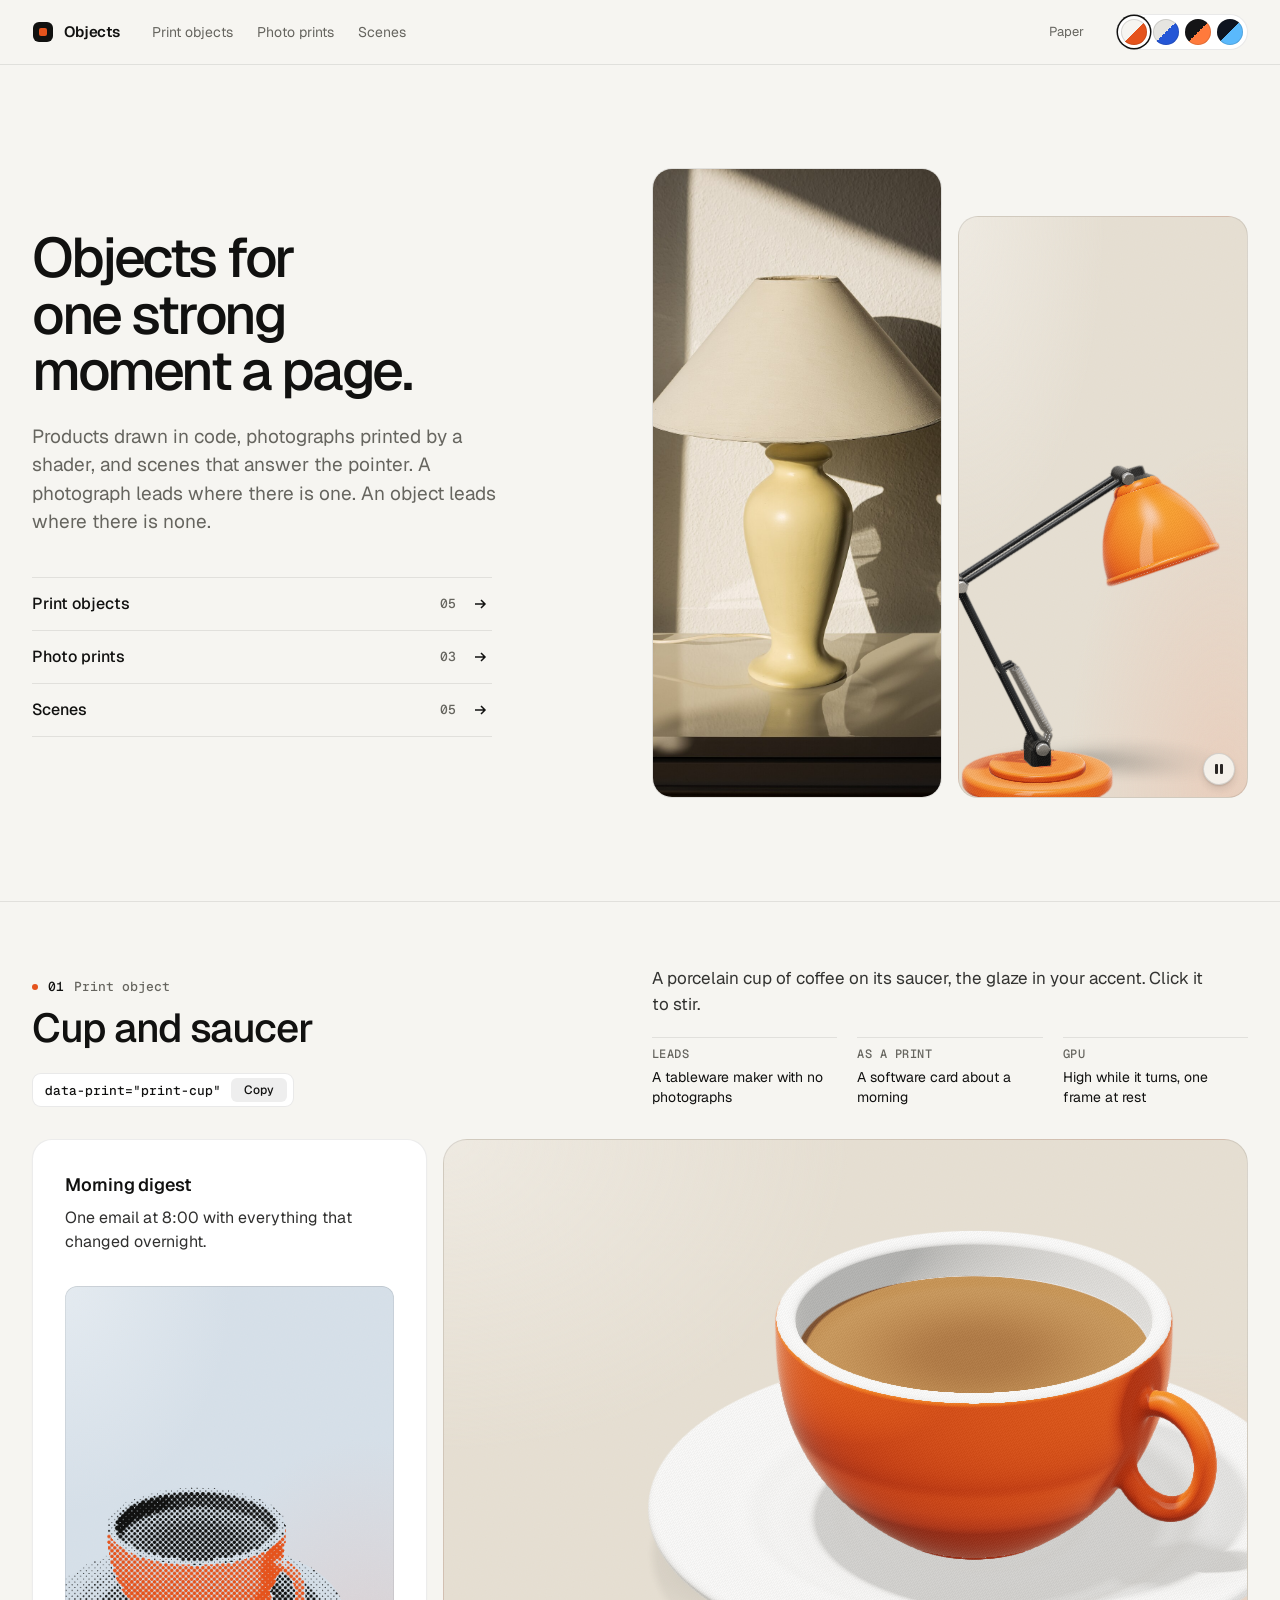
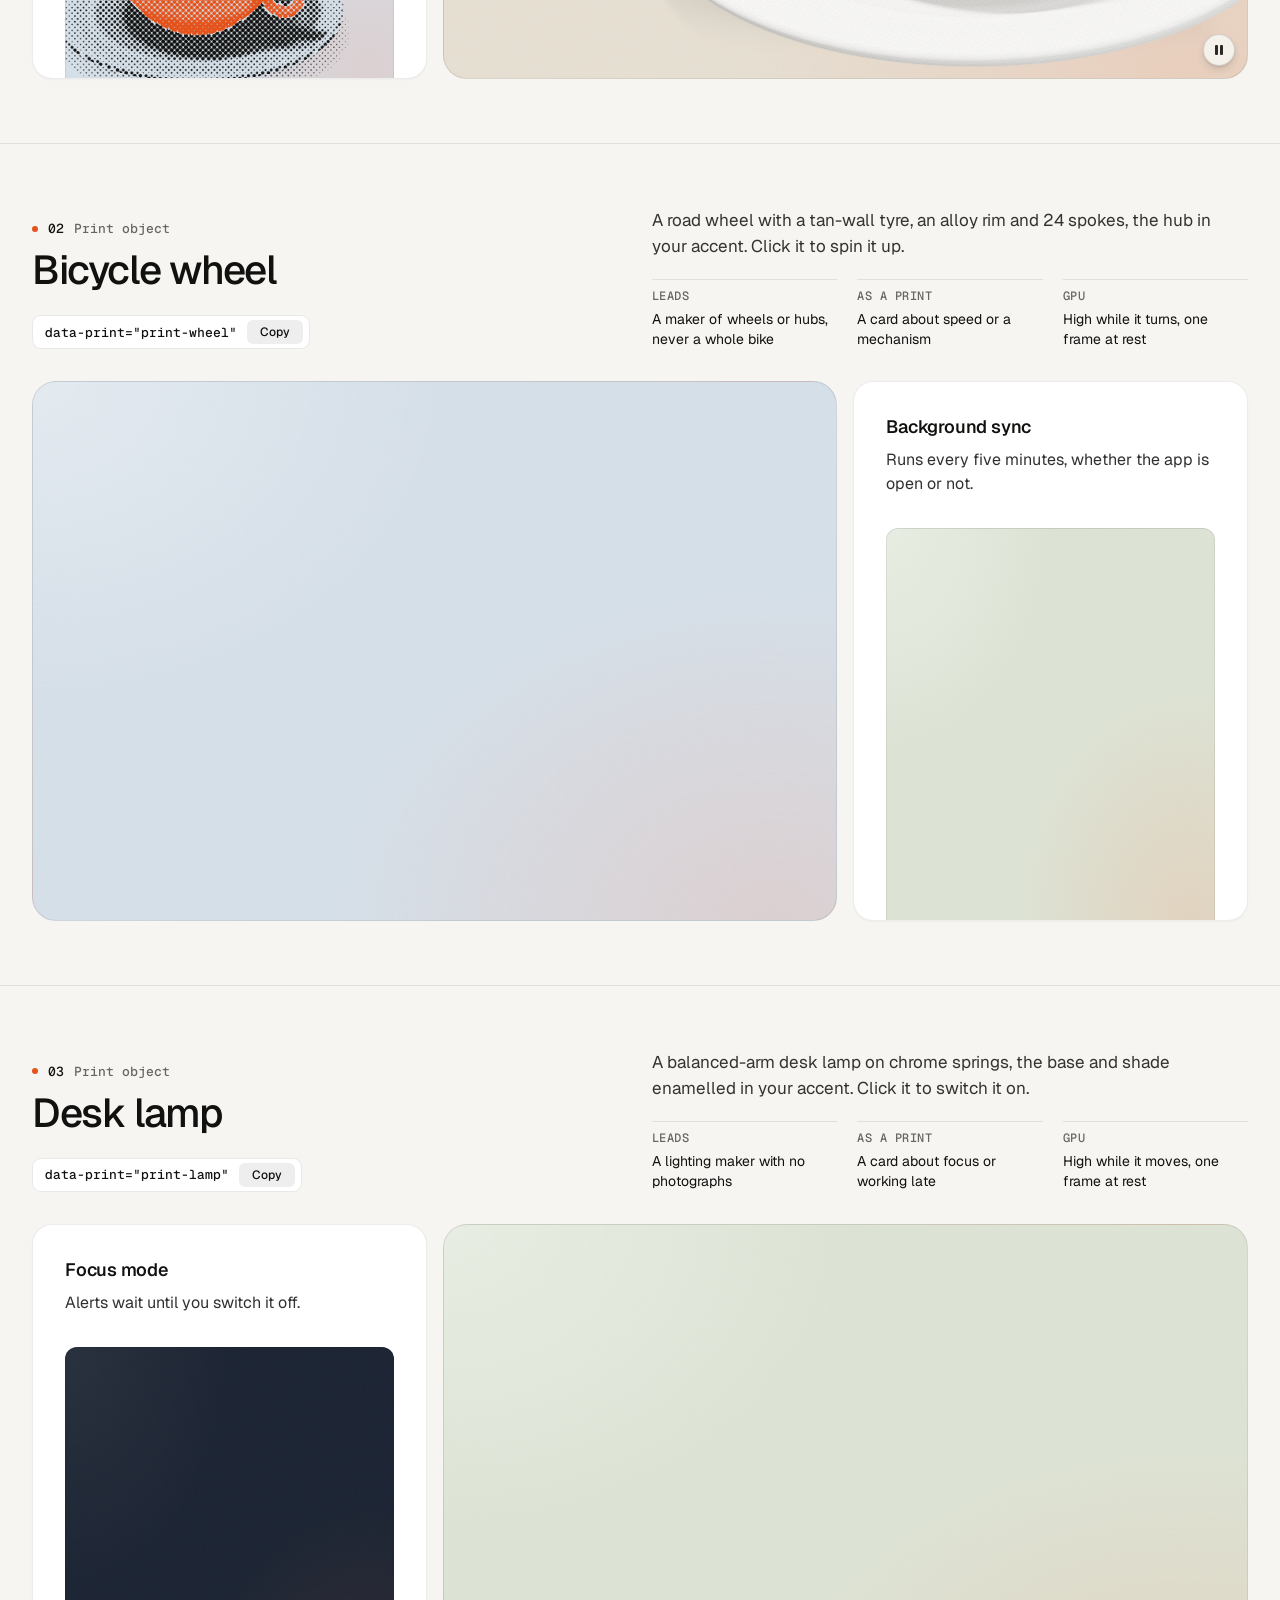
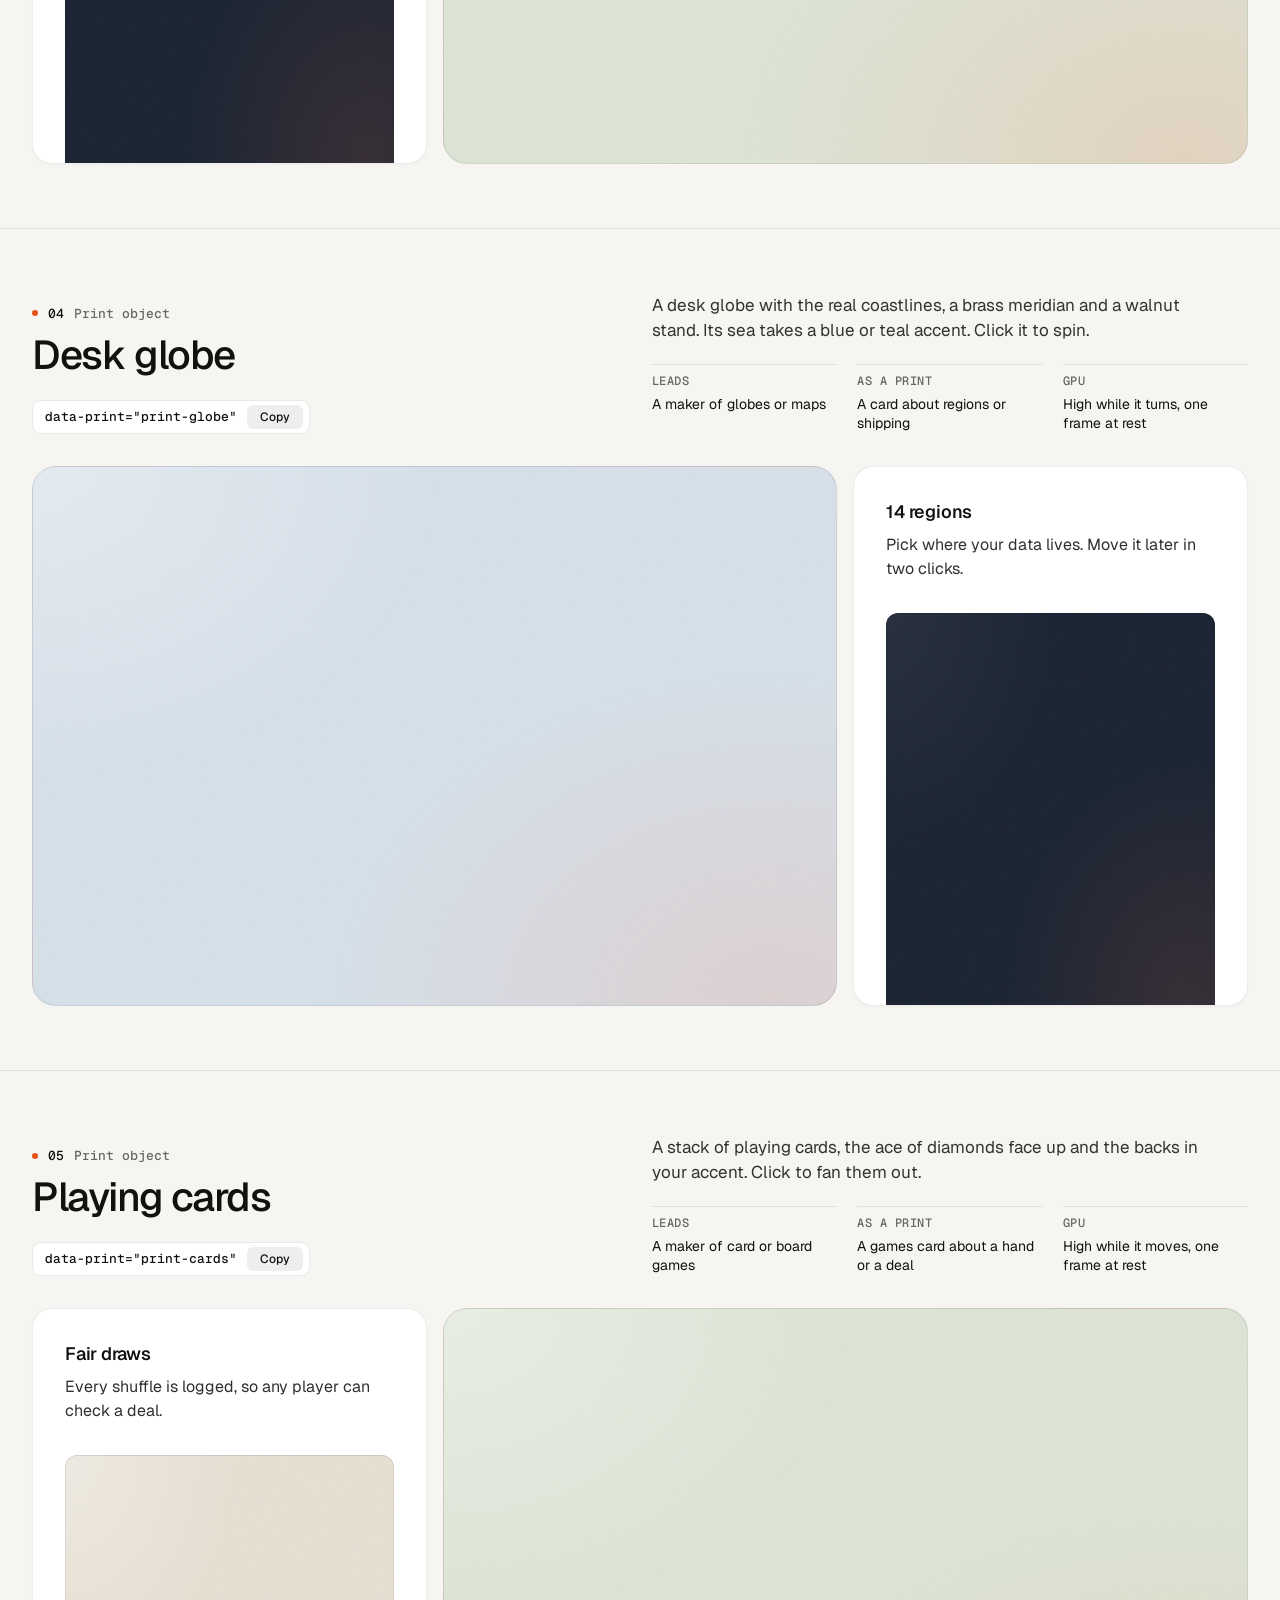
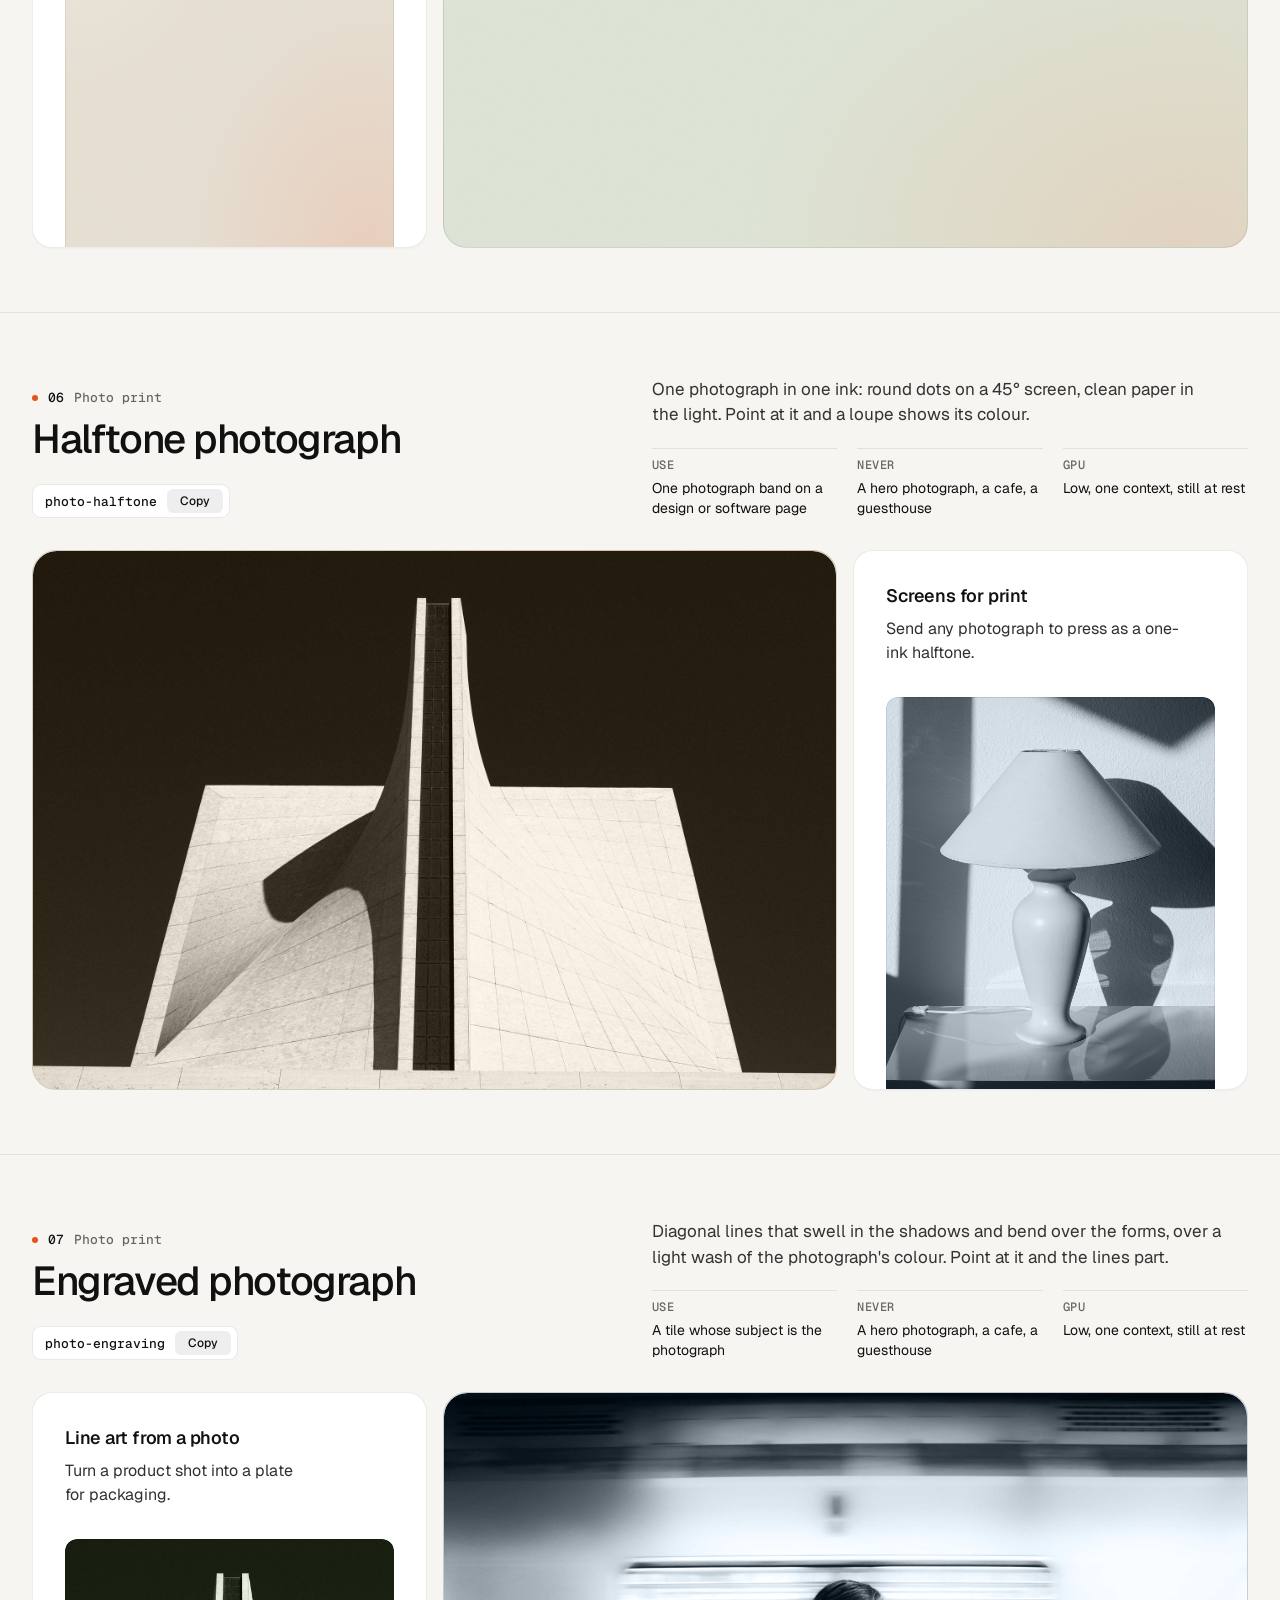
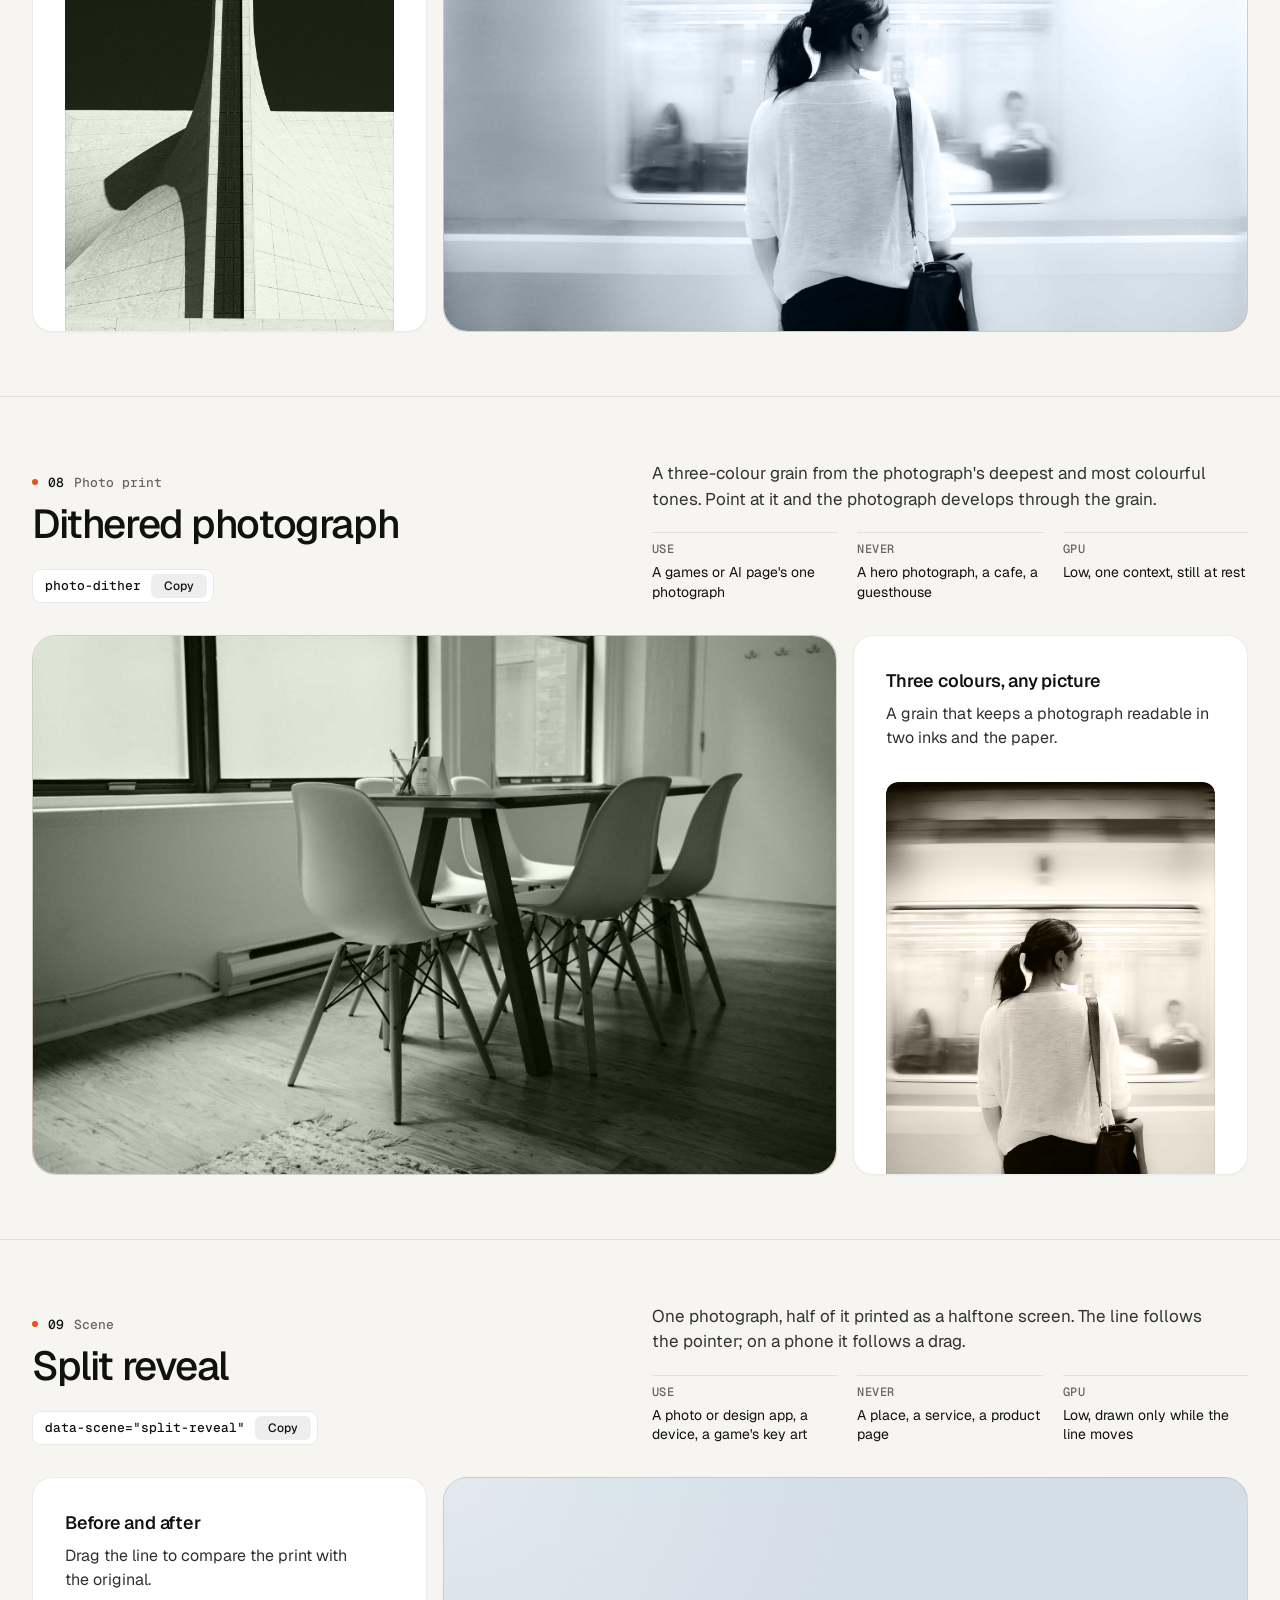
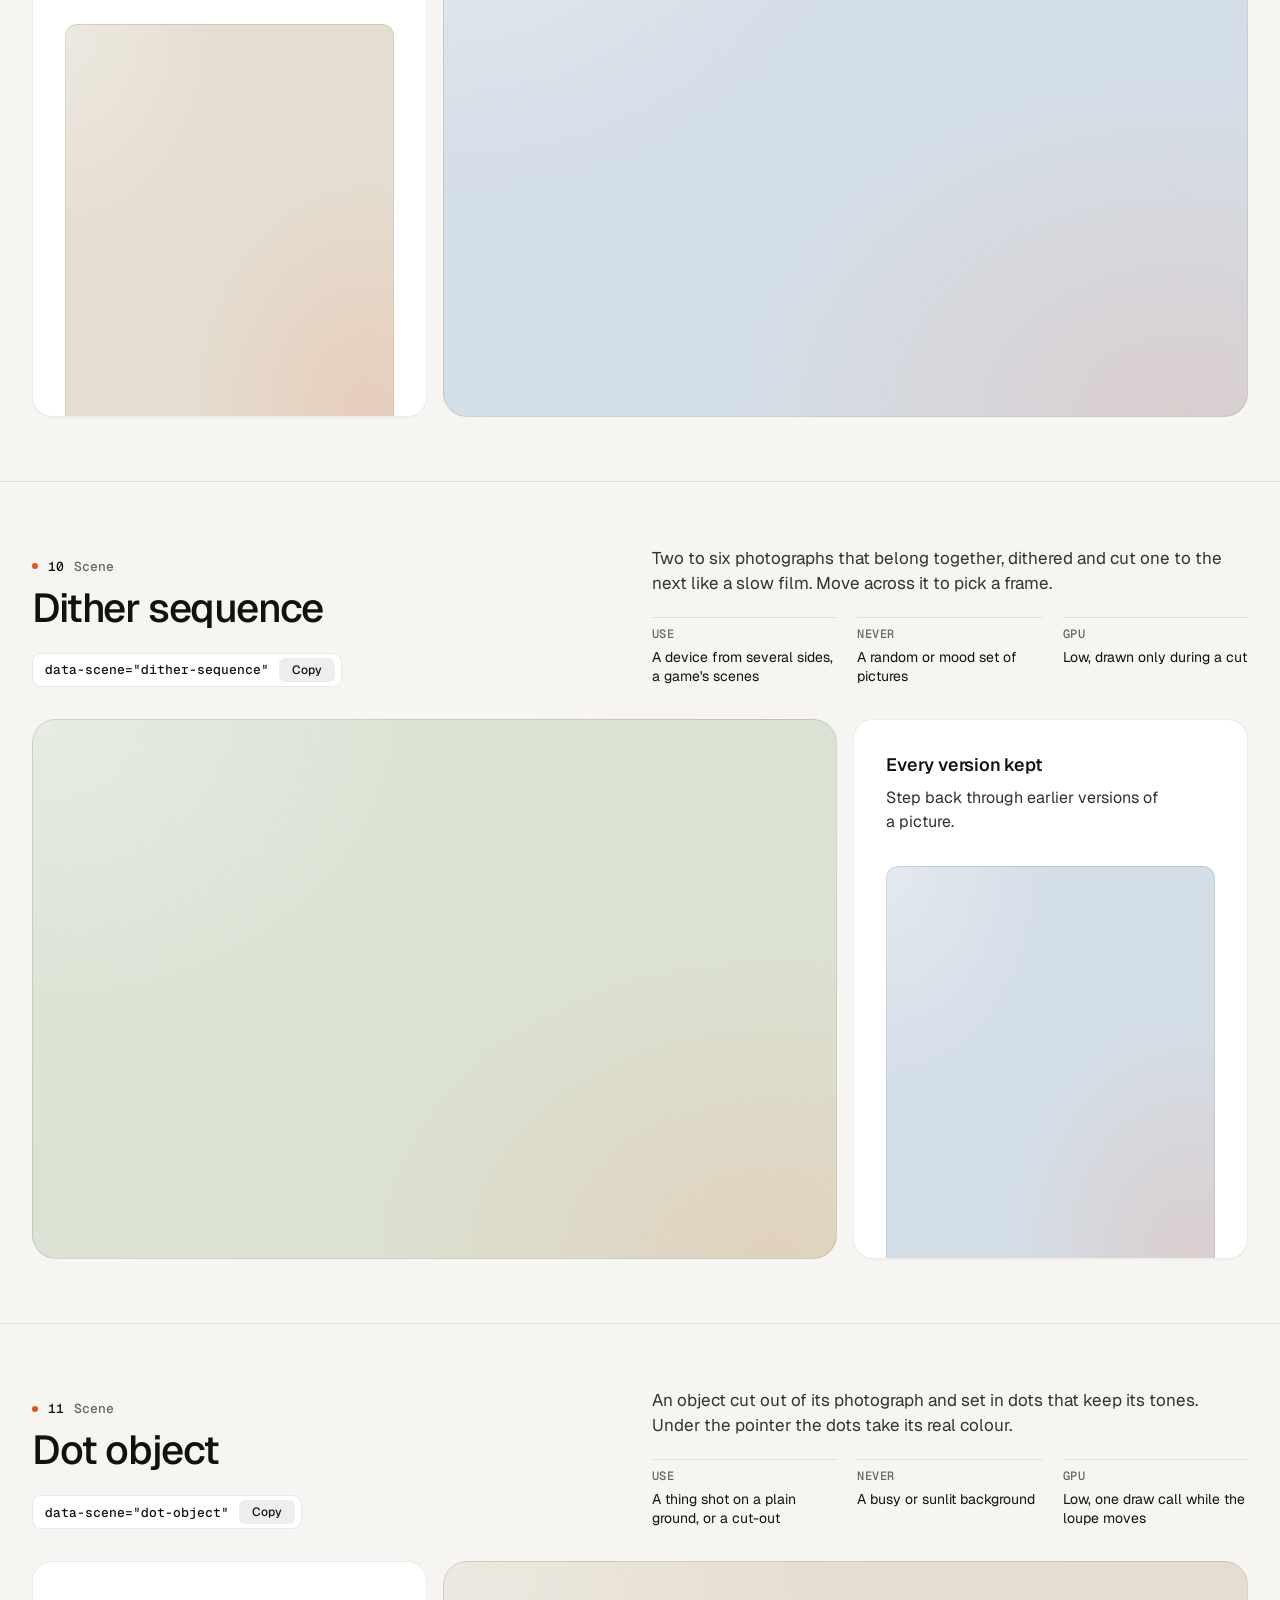
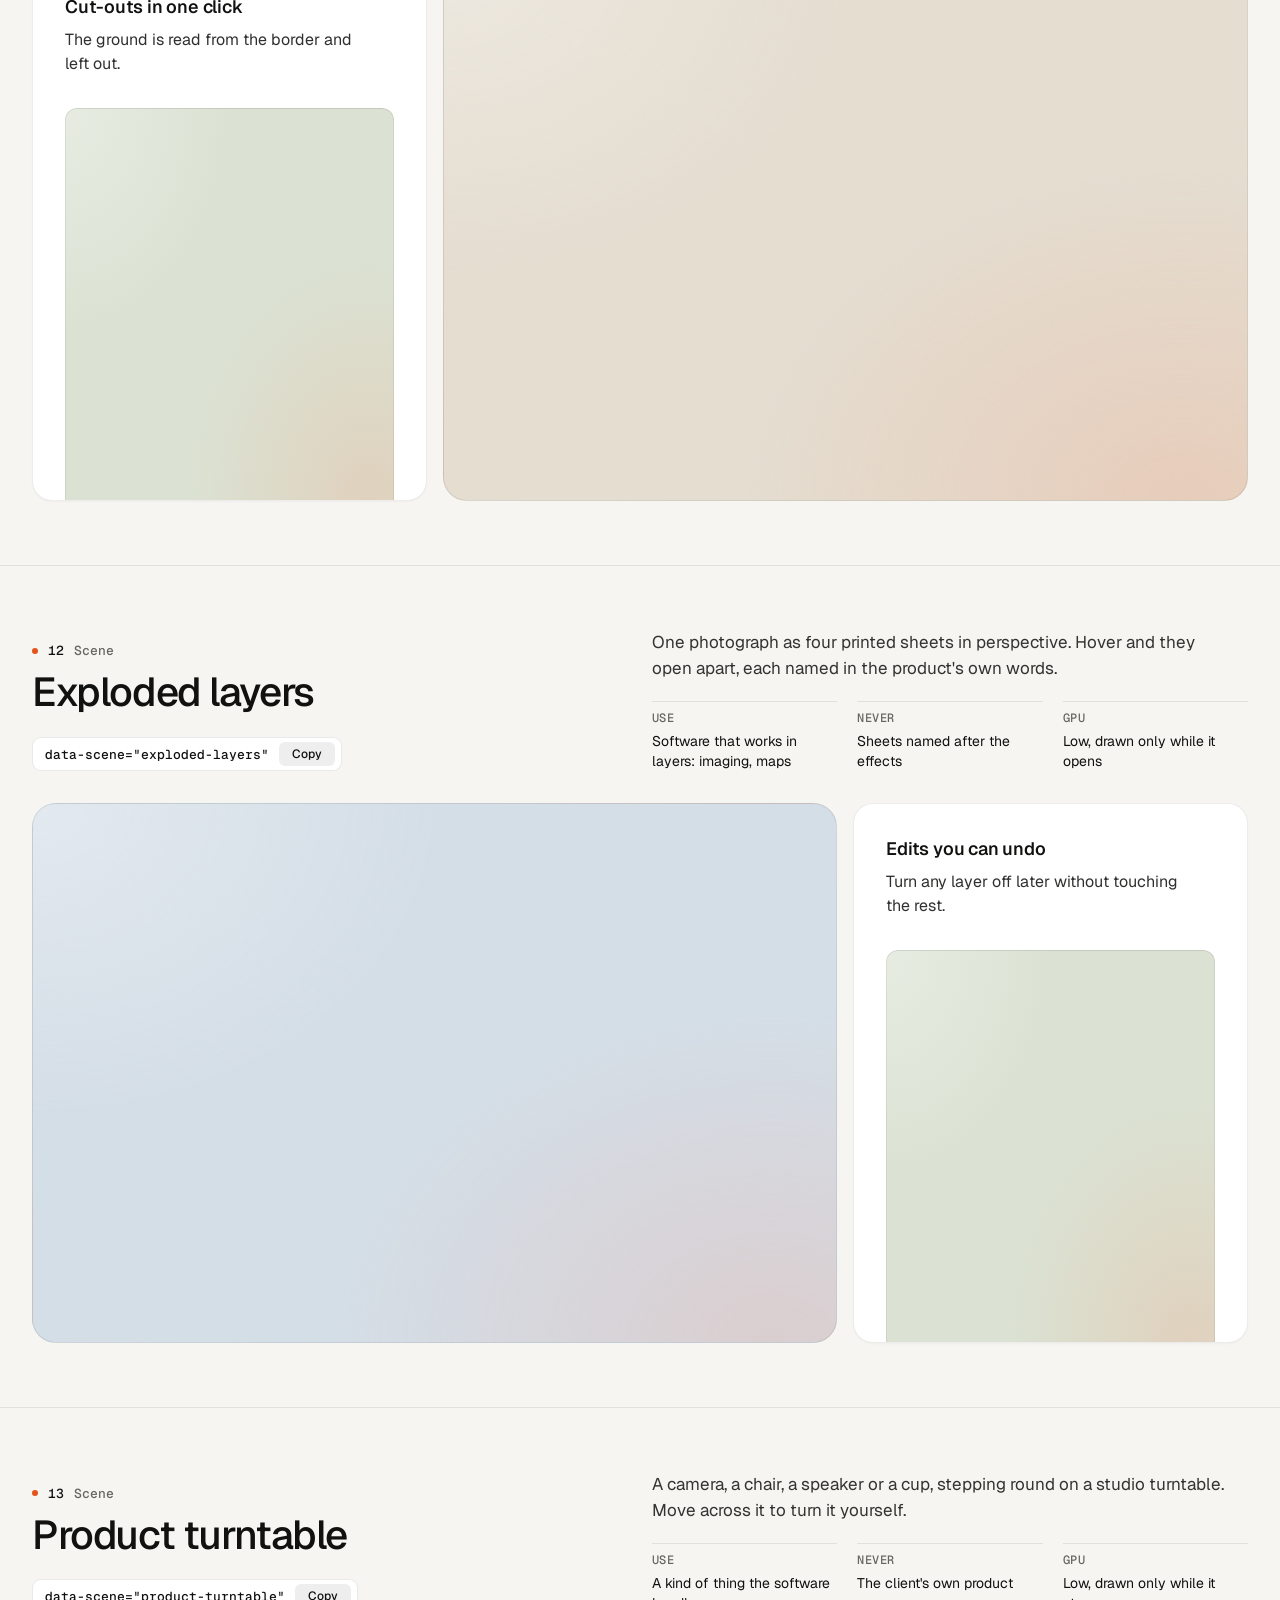
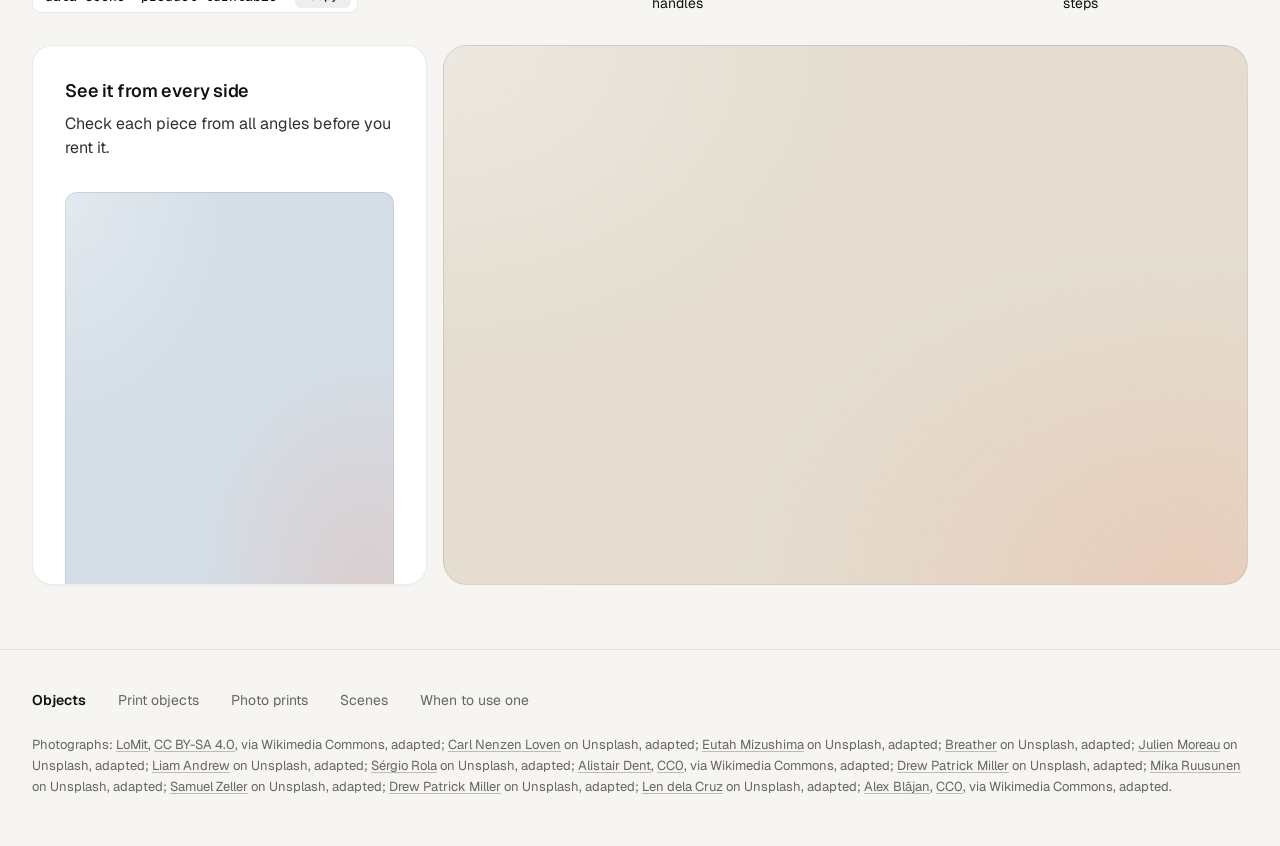
<file: .agents/skills/design-taste-frontend/assets/objects/index.html>
<!doctype html>
<html lang="en" data-palette="paper">
<head>
<script>window.__tpGlMax = 16;   /* a gallery shows many live effects at once; a page of a site keeps the default 4 (fx.js) */</script>
<meta charset="utf-8">
<meta name="viewport" content="width=device-width, initial-scale=1">
<title>Objects</title>
<meta name="description" content="Thirteen objects for one strong moment a page: products drawn in code, photographs printed by a shader, scenes that answer the pointer.">
<link rel="icon" href="data:,">
<link rel="preconnect" href="https://fonts.googleapis.com">
<link rel="preconnect" href="https://fonts.gstatic.com" crossorigin>
<link href="https://fonts.googleapis.com/css2?family=Geist:wght@300..700&family=Geist+Mono:wght@400;500&display=swap" rel="stylesheet">
<link rel="stylesheet" href="../ui/base.css">
<link rel="stylesheet" href="../ui/cards.css">
<style>
  /* palettes: page tokens, four grounds (--g1 sand, --g2 sky, --g3 sage, --g4 deep) and the globe's sea */
  :root {
    --font-text: "Geist", system-ui, sans-serif; --font-mono: "Geist Mono", ui-monospace, monospace;
    --ease: cubic-bezier(.2, .7, .2, 1);
    --gutter: 32px; --max: 1312px;
  }
  [data-palette="paper"] { --bg: #f6f5f1; --card: #ffffff; --surface: #ffffff; --ink: #111110; --muted: #66655f; --accent: #e5531c; --accent-ink: #ffffff;
    --g1: #e4ddd0; --g2: #d4dee7; --g3: #dbe2d3; --g4: #1a2230; --sea: #2f6aa8; --line: rgb(17 17 16 / 0.09); }
  [data-palette="stone"] { --bg: #e6e5e1; --card: #f3f2ef; --surface: #f3f2ef; --ink: #1a1b1d; --muted: #5d5e62; --accent: #2456d6; --accent-ink: #ffffff;
    --g1: #d6d5d0; --g2: #c9d4df; --g3: #dad3c6; --g4: #1d2633; --sea: #2456d6; --line: rgb(26 27 29 / 0.1); }
  [data-palette="graphite"] { --bg: #0b0b0c; --card: #141416; --surface: #141416; --ink: #f2f2ef; --muted: #96979c; --accent: #ff7a3c; --accent-ink: #120c08;
    --g1: #1e1d1b; --g2: #17202a; --g3: #1b201b; --g4: #23262c; --sea: #4f9be0; --line: rgb(242 242 239 / 0.09); }
  [data-palette="night"] { --bg: #070b14; --card: #0e1420; --surface: #0e1420; --ink: #e9edf3; --muted: #8b94a4; --accent: #5ab9fc; --accent-ink: #07101a;
    --g1: #121a29; --g2: #0f2231; --g3: #16202b; --g4: #1b2536; --sea: #5ab9fc; --line: rgb(233 237 243 / 0.09); }

  * { box-sizing: border-box; }
  html { scroll-padding-top: 64px; }
  html, body { margin: 0; }
  body { font-family: var(--font-text); background: var(--bg); color: var(--ink); -webkit-font-smoothing: antialiased; font-size: 16px; line-height: 1.5;
    transition: background-color 320ms var(--ease), color 320ms var(--ease); }
  a { color: inherit; }
  .wrap { max-width: var(--max); margin: 0 auto; padding: 0 var(--gutter); }

  /* ------------------------------------------------ the bar */
  .bar { position: sticky; top: 0; z-index: 30; background: color-mix(in oklab, var(--bg) 84%, transparent); backdrop-filter: blur(16px) saturate(1.2); border-bottom: 1px solid var(--line); }
  .bar__in { height: 64px; display: flex; align-items: center; gap: 32px; }
  .brand { display: inline-flex; align-items: center; gap: 10px; font-weight: 600; font-size: 15px; letter-spacing: -0.01em; text-decoration: none; }
  .brand svg { width: 22px; height: 22px; }
  .brand svg .a { fill: var(--accent); transition: transform 420ms var(--ease); transform-origin: 11px 11px; }
  .brand:hover svg .a { transform: rotate(90deg); }
  .nav { display: flex; gap: 24px; font-size: 14px; }
  .nav a { position: relative; text-decoration: none; color: var(--muted); transition: color 180ms ease; padding: 6px 0; }
  .nav a::after { content: ""; position: absolute; left: 0; right: 0; bottom: 0; height: 1px; background: currentColor; transform: scaleX(0); transform-origin: left; transition: transform 260ms var(--ease); }
  .nav a:hover { color: var(--ink); }
  .nav a:hover::after { transform: scaleX(1); }
  .sp { flex: 1; }
  .swatches { display: flex; align-items: center; gap: 6px; padding: 4px; border-radius: 999px; border: 1px solid var(--line); background: var(--card); }
  .sw { position: relative; width: 26px; height: 26px; border-radius: 50%; border: 0; padding: 0; cursor: pointer; background: linear-gradient(135deg, var(--s-bg) 0 50%, var(--s-ac) 50% 100%);
    box-shadow: inset 0 0 0 1px rgb(0 0 0 / 0.12); transition: transform 200ms var(--ease); }
  .sw::after { content: ""; position: absolute; inset: -3px; border-radius: 50%; box-shadow: 0 0 0 1.5px var(--ink); opacity: 0; transform: scale(0.8); transition: opacity 200ms ease, transform 260ms var(--ease); }
  .sw:hover { transform: scale(1.08); }
  .sw:active { transform: scale(0.94); }
  .sw[aria-pressed="true"]::after { opacity: 1; transform: scale(1); }
  .sw:focus-visible { outline: 2px solid var(--ink); outline-offset: 3px; }
  .sw-label { font-size: 13px; color: var(--muted); min-width: 60px; text-align: right; }

  /* ------------------------------------------------ grounds: a soft lit mesh of the ground's own tone, a fine grain */
  .gr, .card > .panel.gr { --calm-k: 0%; background-color: var(--pg);
    background-image:
      radial-gradient(80% 90% at 92% 100%, color-mix(in oklab, var(--accent) 13%, var(--pg)), transparent 68%),
      radial-gradient(70% 80% at 0% 0%, color-mix(in oklab, var(--lift, #ffffff) var(--lift-k, 34%), var(--pg)), transparent 72%); }
  .gr.dk, [data-palette="graphite"] .gr, [data-palette="night"] .gr { --lift: #ffffff; --lift-k: 6%; }
  .grain { position: absolute; inset: 0; z-index: 0; pointer-events: none; opacity: .32; mix-blend-mode: soft-light; border-radius: inherit;
    background-image: url("data:image/svg+xml;utf8,<svg xmlns='http://www.w3.org/2000/svg' width='160' height='160'><filter id='n'><feTurbulence type='fractalNoise' baseFrequency='.85' numOctaves='2' stitchTiles='stitch'/><feColorMatrix values='0 0 0 0 .5  0 0 0 0 .5  0 0 0 0 .5  0 0 0 .9 0'/></filter><rect width='100%' height='100%' filter='url(%23n)'/></svg>"); }
  .slot { position: absolute; inset: 0; z-index: 1; border-radius: inherit; }
  .slot > .host { position: absolute; inset: 0; border-radius: inherit; overflow: hidden; }

  /* ------------------------------------------------ hero */
  .hero { min-height: calc(100svh - 64px); display: grid; align-items: center; padding: 56px 0; }
  .hero__grid { display: grid; grid-template-columns: repeat(12, minmax(0, 1fr)); gap: 24px; align-items: center; }
  .hero__copy { grid-column: 1 / span 5; }
  .hero h1 { margin: 0; font-size: clamp(44px, 3.4vw + 12px, 72px); line-height: 1.02; letter-spacing: -0.045em; font-weight: 520; text-wrap: balance; }
  .hero__lede { margin: 24px 0 0; font-size: 19px; line-height: 1.5; color: var(--muted); max-width: 40ch; text-wrap: pretty; }
  .index { margin: 40px 0 0; padding: 0; list-style: none; border-top: 1px solid var(--line); max-width: 460px; }
  .index a { display: grid; grid-template-columns: 1fr auto 20px; align-items: center; gap: 16px; padding: 14px 0; border-bottom: 1px solid var(--line); text-decoration: none; font-size: 16px; font-weight: 500; }
  .index a span { font: 500 13px/1 var(--font-mono); color: var(--muted); }
  .index a svg { width: 16px; height: 16px; transition: transform 260ms var(--ease); }
  .index a:hover svg { transform: translateX(4px); }
  .hero__pics { grid-column: 7 / span 6; display: grid; grid-template-columns: 1fr 1fr; gap: 16px; height: min(70svh, 660px); min-height: 440px; }
  .pic { position: relative; overflow: clip; border-radius: 20px; border: 1px solid var(--line); isolation: isolate; }
  .pic img { position: absolute; inset: 0; width: 100%; height: 100%; object-fit: cover; object-position: 50% 42%; display: block; }
  .pic--down { margin-top: 48px; }

  /* ------------------------------------------------ an object, one screen */
  .obj { min-height: calc(100svh - 64px); display: grid; align-content: center; padding: 64px 0; border-top: 1px solid var(--line); }
  .obj__head { display: grid; grid-template-columns: repeat(12, minmax(0, 1fr)); gap: 24px; align-items: end; margin-bottom: 32px; }
  .obj__title { grid-column: 1 / span 5; }
  .obj__n { margin: 0 0 14px; font: 500 13px/1 var(--font-mono); color: var(--muted); display: flex; gap: 10px; align-items: center; }
  .obj__n b { color: var(--ink); font-weight: 500; }
  .obj__n i { width: 6px; height: 6px; border-radius: 50%; background: var(--accent); display: inline-block; }
  .obj h2 { margin: 0; font-size: clamp(34px, 1.9vw + 16px, 52px); line-height: 1.04; letter-spacing: -0.035em; font-weight: 520; text-wrap: balance; }
  .obj__about { grid-column: 7 / span 6; }
  .obj__line { margin: 0; font-size: 17px; line-height: 1.5; color: color-mix(in oklab, var(--ink) 82%, var(--bg)); max-width: 52ch; text-wrap: pretty; }
  .facts { display: grid; grid-template-columns: repeat(3, minmax(0, 1fr)); gap: 20px; margin: 20px 0 0; }
  .facts div { border-top: 1px solid var(--line); padding-top: 10px; }
  .facts dt { font: 500 12px/1 var(--font-mono); color: var(--muted); text-transform: uppercase; letter-spacing: .04em; }
  .facts dd { margin: 8px 0 0; font-size: 14px; line-height: 1.4; }
  .copy { margin-top: 24px; display: inline-flex; align-items: center; gap: 10px; height: 34px; padding: 0 6px 0 12px; border-radius: 9px; border: 1px solid var(--line);
    background: var(--card); color: var(--ink); font: 500 13px/1 var(--font-mono); cursor: pointer; transition: border-color 180ms ease, transform 160ms var(--ease); }
  .copy:hover { border-color: color-mix(in oklab, var(--ink) 24%, transparent); }
  .copy:active { transform: scale(0.97); }
  .copy:focus-visible { outline: 2px solid var(--ink); outline-offset: 2px; }
  .copy em { font-style: normal; display: inline-grid; place-items: center; height: 24px; padding: 0 8px; border-radius: 6px; background: color-mix(in oklab, var(--ink) 7%, transparent); font-family: var(--font-text); font-size: 12px; overflow: hidden; }
  .copy em span { grid-area: 1 / 1; transition: transform 260ms var(--ease), opacity 200ms ease; }
  .copy em span + span { transform: translateY(110%); opacity: 0; }
  .copy.done em span:first-child { transform: translateY(-110%); opacity: 0; }
  .copy.done em span + span { transform: none; opacity: 1; }

  .duo { display: grid; grid-template-columns: repeat(12, minmax(0, 1fr)); gap: 16px; height: clamp(400px, calc(100svh - 360px), 600px); }
  .big { grid-column: 1 / span 8; position: relative; overflow: clip; isolation: isolate; border-radius: 24px; border: 1px solid var(--line); }
  .duo .card { grid-column: 9 / span 4; }
  .obj:nth-of-type(even) .big { grid-column: 5 / span 8; grid-row: 1; }
  .obj:nth-of-type(even) .duo .card { grid-column: 1 / span 4; grid-row: 1; }
  .duo .card > .panel { flex: 1 1 auto; min-height: 0; }

  /* ------------------------------------------------ footer */
  .foot { border-top: 1px solid var(--line); padding: 40px 0 48px; font-size: 14px; color: var(--muted); }
  .foot__row { display: flex; flex-wrap: wrap; gap: 12px 32px; align-items: baseline; }
  .foot__row b { color: var(--ink); font-weight: 600; }
  .foot__row a { text-decoration: none; }
  .foot__row a:hover { color: var(--ink); }
  .credits { margin: 24px 0 0; font-size: 13px; line-height: 1.6; color: var(--muted); }
  .credits a { text-decoration: underline; text-decoration-color: color-mix(in oklab, currentColor 40%, transparent); text-underline-offset: 2px; }

  @media (max-width: 1023px) {
    .hero__copy, .hero__pics { grid-column: 1 / -1; }
    .hero__pics { height: auto; min-height: 0; }
    .pic { aspect-ratio: 3 / 4; }
    .obj__title, .obj__about { grid-column: 1 / -1; }
    .duo { height: auto; grid-template-columns: minmax(0, 1fr); }
    .big, .duo .card, .obj:nth-of-type(even) .big, .obj:nth-of-type(even) .duo .card { grid-column: 1 / -1; grid-row: auto; }
    .big { aspect-ratio: 4 / 3; }
    .duo .card > .panel { flex: none; height: 320px; }
  }
  @media (max-width: 760px) {
    :root { --gutter: 16px; }
    .nav, .sw-label { display: none; }
    .hero { padding: 32px 0 40px; }
    .hero__lede { font-size: 17px; }
    .hero__pics { gap: 10px; }
    .pic { border-radius: 16px; }
    .pic--down { margin-top: 28px; }
    .obj { padding: 72px 0; min-height: 0; }
    .obj .wrap { display: flex; flex-direction: column; }
    .obj__head, .obj__about { display: contents; }
    .obj__title { order: 1; margin-bottom: 16px; }
    .obj__line { order: 2; margin-bottom: 28px; }
    .duo { order: 3; }
    .facts { order: 4; margin-top: 28px; }
    .copy, .index { display: none; }
    .facts { grid-template-columns: minmax(0, 1fr); gap: 0; }
    .facts div { display: grid; grid-template-columns: 96px 1fr; gap: 12px; padding: 10px 0; }
    .facts dd { margin: 0; }
    .big { aspect-ratio: 4 / 5; border-radius: 18px; }
    .duo .card > .panel { height: 300px; }
  }
  @media (prefers-reduced-motion: reduce) { *, *::before, *::after { transition-duration: 0ms !important; } }
</style>
</head>
<body>
<header class="bar">
  <div class="wrap bar__in">
    <a class="brand" href="#top" aria-label="Objects, back to the top">
      <svg viewBox="0 0 22 22" aria-hidden="true"><rect x="1" y="1" width="20" height="20" rx="6" fill="currentColor"/><rect class="a" x="7" y="7" width="8" height="8" rx="2"/></svg>
      Objects
    </a>
    <nav class="nav" aria-label="Families">
      <a href="#print-cup">Print objects</a>
      <a href="#photo-halftone">Photo prints</a>
      <a href="#split-reveal">Scenes</a>
    </nav>
    <span class="sp"></span>
    <span class="sw-label" id="sw-label">Paper</span>
    <div class="swatches" role="group" aria-label="Palette">
      <button type="button" class="sw" data-pal="paper" aria-label="Paper" aria-pressed="true" style="--s-bg:#f6f5f1;--s-ac:#e5531c"></button>
      <button type="button" class="sw" data-pal="stone" aria-label="Stone" aria-pressed="false" style="--s-bg:#e6e5e1;--s-ac:#2456d6"></button>
      <button type="button" class="sw" data-pal="graphite" aria-label="Graphite" aria-pressed="false" style="--s-bg:#141416;--s-ac:#ff7a3c"></button>
      <button type="button" class="sw" data-pal="night" aria-label="Night" aria-pressed="false" style="--s-bg:#0e1420;--s-ac:#5ab9fc"></button>
    </div>
  </div>
</header>

<main id="top">
  <section class="hero">
    <div class="wrap hero__grid">
      <div class="hero__copy">
        <h1>Objects for one strong moment a page.</h1>
        <p class="hero__lede">Products drawn in code, photographs printed by a shader, and scenes that answer the pointer. A photograph leads where there is one. An object leads where there is none.</p>
        <ul class="index">
          <li><a href="#print-cup">Print objects <span>05</span><svg viewBox="0 0 16 16" fill="none" stroke="currentColor" stroke-width="1.5" aria-hidden="true"><path d="M3 8h10M9 4l4 4-4 4"/></svg></a></li>
          <li><a href="#photo-halftone">Photo prints <span>03</span><svg viewBox="0 0 16 16" fill="none" stroke="currentColor" stroke-width="1.5" aria-hidden="true"><path d="M3 8h10M9 4l4 4-4 4"/></svg></a></li>
          <li><a href="#split-reveal">Scenes <span>05</span><svg viewBox="0 0 16 16" fill="none" stroke="currentColor" stroke-width="1.5" aria-hidden="true"><path d="M3 8h10M9 4l4 4-4 4"/></svg></a></li>
        </ul>
      </div>
      <div class="hero__pics">
        <div class="pic"><img src="photo-kit/photos/lamp.jpg" width="1280" height="1757" alt="Cream ceramic table lamp on a glossy side table in low sun" decoding="async"></div>
        <article class="pic pic--down gr" style="--pg: var(--g1)" aria-label="A balanced-arm desk lamp">
          <div class="grain"></div>
          <div class="slot" data-slot='{"kind":"print","id":"print-lamp","place":"card","ground":"g1","params":{"size":1.06,"x":-0.08,"y":-0.2}}'></div>
        </article>
      </div>
    </div>
  </section>

  <!-- ===================================================== print objects -->
  <section class="obj" id="print-cup">
    <div class="wrap">
      <div class="obj__head">
        <div class="obj__title"><p class="obj__n"><i></i><b>01</b> Print object</p><h2>Cup and saucer</h2>
          <button type="button" class="copy" data-copy='<div data-print="print-cup" data-print-place="card"></div>'>data-print="print-cup"<em><span>Copy</span><span>Copied</span></em></button></div>
        <div class="obj__about">
          <p class="obj__line">A porcelain cup of coffee on its saucer, the glaze in your accent. Click it to stir.</p>
          <dl class="facts"><div><dt>Leads</dt><dd>A tableware maker with no photographs</dd></div><div><dt>As a print</dt><dd>A software card about a morning</dd></div><div><dt>GPU</dt><dd>High while it turns, one frame at rest</dd></div></dl>
        </div>
      </div>
      <div class="duo">
        <article class="big gr" style="--pg: var(--g1)"><div class="grain"></div>
          <div class="slot" data-slot='{"kind":"print","id":"print-cup","place":"hero","ground":"g1","params":{"size":0.96,"x":0.16,"y":-0.04}}'></div></article>
        <article class="card"><h3>Morning digest</h3><p>One email at 8:00 with everything that changed overnight.</p>
          <div class="panel gr" style="--pg: var(--g2)"><div class="grain"></div>
            <div class="slot" data-slot='{"kind":"print","id":"print-cup","place":"card","ground":"g2","params":{"effect":"halftone","turn":0}}'></div></div></article>
      </div>
    </div>
  </section>

  <section class="obj" id="print-wheel">
    <div class="wrap">
      <div class="obj__head">
        <div class="obj__title"><p class="obj__n"><i></i><b>02</b> Print object</p><h2>Bicycle wheel</h2>
          <button type="button" class="copy" data-copy='<div data-print="print-wheel" data-print-place="card"></div>'>data-print="print-wheel"<em><span>Copy</span><span>Copied</span></em></button></div>
        <div class="obj__about">
          <p class="obj__line">A road wheel with a tan-wall tyre, an alloy rim and 24 spokes, the hub in your accent. Click it to spin it up.</p>
          <dl class="facts"><div><dt>Leads</dt><dd>A maker of wheels or hubs, never a whole bike</dd></div><div><dt>As a print</dt><dd>A card about speed or a mechanism</dd></div><div><dt>GPU</dt><dd>High while it turns, one frame at rest</dd></div></dl>
        </div>
      </div>
      <div class="duo">
        <article class="big gr" style="--pg: var(--g2)"><div class="grain"></div>
          <div class="slot" data-slot='{"kind":"print","id":"print-wheel","place":"card","ground":"g2","params":{"size":1.34,"x":-0.08,"y":-0.3}}'></div></article>
        <article class="card"><h3>Background sync</h3><p>Runs every five minutes, whether the app is open or not.</p>
          <div class="panel gr" style="--pg: var(--g3)"><div class="grain"></div>
            <div class="slot" data-slot='{"kind":"print","id":"print-wheel","place":"card","ground":"g3","params":{"effect":"halftone","turn":0}}'></div></div></article>
      </div>
    </div>
  </section>

  <section class="obj" id="print-lamp">
    <div class="wrap">
      <div class="obj__head">
        <div class="obj__title"><p class="obj__n"><i></i><b>03</b> Print object</p><h2>Desk lamp</h2>
          <button type="button" class="copy" data-copy='<div data-print="print-lamp" data-print-place="card"></div>'>data-print="print-lamp"<em><span>Copy</span><span>Copied</span></em></button></div>
        <div class="obj__about">
          <p class="obj__line">A balanced-arm desk lamp on chrome springs, the base and shade enamelled in your accent. Click it to switch it on.</p>
          <dl class="facts"><div><dt>Leads</dt><dd>A lighting maker with no photographs</dd></div><div><dt>As a print</dt><dd>A card about focus or working late</dd></div><div><dt>GPU</dt><dd>High while it moves, one frame at rest</dd></div></dl>
        </div>
      </div>
      <div class="duo">
        <article class="big gr" style="--pg: var(--g3)"><div class="grain"></div>
          <div class="slot" data-slot='{"kind":"print","id":"print-lamp","place":"hero","ground":"g3","params":{"size":0.98,"x":0.14,"y":-0.06,"angle":-24}}'></div></article>
        <article class="card"><h3>Focus mode</h3><p>Alerts wait until you switch it off.</p>
          <div class="panel gr dk" style="--pg: var(--g4)"><div class="grain"></div>
            <div class="slot" data-slot='{"kind":"print","id":"print-lamp","place":"card","ground":"g4","params":{"effect":"dither","step":1,"turn":0}}' aria-label="A desk lamp, switched on"></div></div></article>
      </div>
    </div>
  </section>

  <section class="obj" id="print-globe">
    <div class="wrap">
      <div class="obj__head">
        <div class="obj__title"><p class="obj__n"><i></i><b>04</b> Print object</p><h2>Desk globe</h2>
          <button type="button" class="copy" data-copy='<div data-print="print-globe" data-print-place="card" data-print-params=&apos;{"effect":"engrave"}&apos;></div>'>data-print="print-globe"<em><span>Copy</span><span>Copied</span></em></button></div>
        <div class="obj__about">
          <p class="obj__line">A desk globe with the real coastlines, a brass meridian and a walnut stand. Its sea takes a blue or teal accent. Click it to spin.</p>
          <dl class="facts"><div><dt>Leads</dt><dd>A maker of globes or maps</dd></div><div><dt>As a print</dt><dd>A card about regions or shipping</dd></div><div><dt>GPU</dt><dd>High while it turns, one frame at rest</dd></div></dl>
        </div>
      </div>
      <div class="duo">
        <article class="big gr" style="--pg: var(--g2)"><div class="grain"></div>
          <div class="slot" data-slot='{"kind":"print","id":"print-globe","place":"card","ground":"g2","sea":true,"params":{"size":1.3,"x":-0.1,"y":-0.3}}'></div></article>
        <article class="card"><h3>14 regions</h3><p>Pick where your data lives. Move it later in two clicks.</p>
          <div class="panel gr dk" style="--pg: var(--g4)"><div class="grain"></div>
            <div class="slot" data-slot='{"kind":"print","id":"print-globe","place":"card","ground":"g4","sea":true,"params":{"effect":"engrave","turn":0}}'></div></div></article>
      </div>
    </div>
  </section>

  <section class="obj" id="print-cards">
    <div class="wrap">
      <div class="obj__head">
        <div class="obj__title"><p class="obj__n"><i></i><b>05</b> Print object</p><h2>Playing cards</h2>
          <button type="button" class="copy" data-copy='<div data-print="print-cards" data-print-place="card"></div>'>data-print="print-cards"<em><span>Copy</span><span>Copied</span></em></button></div>
        <div class="obj__about">
          <p class="obj__line">A stack of playing cards, the ace of diamonds face up and the backs in your accent. Click to fan them out.</p>
          <dl class="facts"><div><dt>Leads</dt><dd>A maker of card or board games</dd></div><div><dt>As a print</dt><dd>A games card about a hand or a deal</dd></div><div><dt>GPU</dt><dd>High while it moves, one frame at rest</dd></div></dl>
        </div>
      </div>
      <div class="duo">
        <article class="big gr" style="--pg: var(--g3)"><div class="grain"></div>
          <div class="slot" data-slot='{"kind":"print","id":"print-cards","place":"hero","ground":"g3","params":{"size":0.98,"x":0.16,"y":-0.04}}'></div></article>
        <article class="card"><h3>Fair draws</h3><p>Every shuffle is logged, so any player can check a deal.</p>
          <div class="panel gr" style="--pg: var(--g1)"><div class="grain"></div>
            <div class="slot" data-slot='{"kind":"print","id":"print-cards","place":"card","ground":"g1","params":{"effect":"halftone","turn":0}}'></div></div></article>
      </div>
    </div>
  </section>

  <!-- ===================================================== photo prints -->
  <section class="obj" id="photo-halftone">
    <div class="wrap">
      <div class="obj__head">
        <div class="obj__title"><p class="obj__n"><i></i><b>06</b> Photo print</p><h2>Halftone photograph</h2>
          <button type="button" class="copy" data-copy="import print from './assets/objects/photo-halftone/object.js'; print.mount(frame, { palette: fx.readPalette(frame) });">photo-halftone<em><span>Copy</span><span>Copied</span></em></button></div>
        <div class="obj__about">
          <p class="obj__line">One photograph in one ink: round dots on a 45° screen, clean paper in the light. Point at it and a loupe shows its colour.</p>
          <dl class="facts"><div><dt>Use</dt><dd>One photograph band on a design or software page</dd></div><div><dt>Never</dt><dd>A hero photograph, a cafe, a guesthouse</dd></div><div><dt>GPU</dt><dd>Low, one context, still at rest</dd></div></dl>
        </div>
      </div>
      <div class="duo">
        <article class="big gr" style="--pg: var(--g1)">
          <div class="slot" data-slot='{"kind":"photo","id":"photo-halftone","ground":"g1","photo":"concrete"}'></div></article>
        <article class="card"><h3>Screens for print</h3><p>Send any photograph to press as a one-ink halftone.</p>
          <div class="panel gr" style="--pg: var(--g2)">
            <div class="slot" data-slot='{"kind":"photo","id":"photo-halftone","ground":"g2","photo":"lamp","params":{"tint":1}}'></div></div></article>
      </div>
    </div>
  </section>

  <section class="obj" id="photo-engraving">
    <div class="wrap">
      <div class="obj__head">
        <div class="obj__title"><p class="obj__n"><i></i><b>07</b> Photo print</p><h2>Engraved photograph</h2>
          <button type="button" class="copy" data-copy="import print from './assets/objects/photo-engraving/object.js'; print.mount(frame, { palette: fx.readPalette(frame) });">photo-engraving<em><span>Copy</span><span>Copied</span></em></button></div>
        <div class="obj__about">
          <p class="obj__line">Diagonal lines that swell in the shadows and bend over the forms, over a light wash of the photograph's colour. Point at it and the lines part.</p>
          <dl class="facts"><div><dt>Use</dt><dd>A tile whose subject is the photograph</dd></div><div><dt>Never</dt><dd>A hero photograph, a cafe, a guesthouse</dd></div><div><dt>GPU</dt><dd>Low, one context, still at rest</dd></div></dl>
        </div>
      </div>
      <div class="duo">
        <article class="big gr" style="--pg: var(--g2)">
          <div class="slot" data-slot='{"kind":"photo","id":"photo-engraving","ground":"g2","photo":"platform","photoDark":"concrete"}'></div></article>
        <article class="card"><h3>Line art from a photo</h3><p>Turn a product shot into a plate for packaging.</p>
          <div class="panel gr" style="--pg: var(--g3)">
            <div class="slot" data-slot='{"kind":"photo","id":"photo-engraving","ground":"g3","photo":"concrete","photoDark":"room"}'></div></div></article>
      </div>
    </div>
  </section>

  <section class="obj" id="photo-dither">
    <div class="wrap">
      <div class="obj__head">
        <div class="obj__title"><p class="obj__n"><i></i><b>08</b> Photo print</p><h2>Dithered photograph</h2>
          <button type="button" class="copy" data-copy="import print from './assets/objects/photo-dither/object.js'; print.mount(frame, { palette: fx.readPalette(frame) });">photo-dither<em><span>Copy</span><span>Copied</span></em></button></div>
        <div class="obj__about">
          <p class="obj__line">A three-colour grain from the photograph's deepest and most colourful tones. Point at it and the photograph develops through the grain.</p>
          <dl class="facts"><div><dt>Use</dt><dd>A games or AI page's one photograph</dd></div><div><dt>Never</dt><dd>A hero photograph, a cafe, a guesthouse</dd></div><div><dt>GPU</dt><dd>Low, one context, still at rest</dd></div></dl>
        </div>
      </div>
      <div class="duo">
        <article class="big gr" style="--pg: var(--g3)">
          <div class="slot" data-slot='{"kind":"photo","id":"photo-dither","ground":"g3","photo":"room"}'></div></article>
        <article class="card"><h3>Three colours, any picture</h3><p>A grain that keeps a photograph readable in two inks and the paper.</p>
          <div class="panel gr" style="--pg: var(--g1)">
            <div class="slot" data-slot='{"kind":"photo","id":"photo-dither","ground":"g1","photo":"platform"}'></div></div></article>
      </div>
    </div>
  </section>

  <!-- ===================================================== scenes -->
  <section class="obj" id="split-reveal">
    <div class="wrap">
      <div class="obj__head">
        <div class="obj__title"><p class="obj__n"><i></i><b>09</b> Scene</p><h2>Split reveal</h2>
          <button type="button" class="copy" data-copy='<div data-scene="split-reveal" data-scene-src="assets/img/photo.jpg"></div>'>data-scene="split-reveal"<em><span>Copy</span><span>Copied</span></em></button></div>
        <div class="obj__about">
          <p class="obj__line">One photograph, half of it printed as a halftone screen. The line follows the pointer; on a phone it follows a drag.</p>
          <dl class="facts"><div><dt>Use</dt><dd>A photo or design app, a device, a game's key art</dd></div><div><dt>Never</dt><dd>A place, a service, a product page</dd></div><div><dt>GPU</dt><dd>Low, drawn only while the line moves</dd></div></dl>
        </div>
      </div>
      <div class="duo">
        <article class="big gr" style="--pg: var(--g2)">
          <div class="slot" data-slot='{"kind":"scene","id":"split-reveal","ground":"g2","src":"default"}'></div></article>
        <article class="card"><h3>Before and after</h3><p>Drag the line to compare the print with the original.</p>
          <div class="panel gr" style="--pg: var(--g1)">
            <div class="slot" data-slot='{"kind":"scene","id":"split-reveal","ground":"g1","src":"roof","params":{"side":"right","split":0.42}}'></div></div></article>
      </div>
    </div>
  </section>

  <section class="obj" id="dither-sequence">
    <div class="wrap">
      <div class="obj__head">
        <div class="obj__title"><p class="obj__n"><i></i><b>10</b> Scene</p><h2>Dither sequence</h2>
          <button type="button" class="copy" data-copy='<div data-scene="dither-sequence" data-scene-src=&apos;[{"src":"a.jpg"},{"src":"b.jpg"}]&apos;></div>'>data-scene="dither-sequence"<em><span>Copy</span><span>Copied</span></em></button></div>
        <div class="obj__about">
          <p class="obj__line">Two to six photographs that belong together, dithered and cut one to the next like a slow film. Move across it to pick a frame.</p>
          <dl class="facts"><div><dt>Use</dt><dd>A device from several sides, a game's scenes</dd></div><div><dt>Never</dt><dd>A random or mood set of pictures</dd></div><div><dt>GPU</dt><dd>Low, drawn only during a cut</dd></div></dl>
        </div>
      </div>
      <div class="duo">
        <article class="big gr" style="--pg: var(--g3)">
          <div class="slot" data-slot='{"kind":"scene","id":"dither-sequence","ground":"g3","src":"default"}'></div></article>
        <article class="card"><h3>Every version kept</h3><p>Step back through earlier versions of a picture.</p>
          <div class="panel gr" style="--pg: var(--g2)">
            <div class="slot" data-slot='{"kind":"scene","id":"dither-sequence","ground":"g2","src":"spirals","params":{"fit":"contain","autoplay":0}}'></div></div></article>
      </div>
    </div>
  </section>

  <section class="obj" id="dot-object">
    <div class="wrap">
      <div class="obj__head">
        <div class="obj__title"><p class="obj__n"><i></i><b>11</b> Scene</p><h2>Dot object</h2>
          <button type="button" class="copy" data-copy='<div data-scene="dot-object" data-scene-src="assets/img/object-on-white.jpg"></div>'>data-scene="dot-object"<em><span>Copy</span><span>Copied</span></em></button></div>
        <div class="obj__about">
          <p class="obj__line">An object cut out of its photograph and set in dots that keep its tones. Under the pointer the dots take its real colour.</p>
          <dl class="facts"><div><dt>Use</dt><dd>A thing shot on a plain ground, or a cut-out</dd></div><div><dt>Never</dt><dd>A busy or sunlit background</dd></div><div><dt>GPU</dt><dd>Low, one draw call while the loupe moves</dd></div></dl>
        </div>
      </div>
      <div class="duo">
        <article class="big gr" style="--pg: var(--g1)">
          <div class="slot" data-slot='{"kind":"scene","id":"dot-object","ground":"g1","src":"default"}'></div></article>
        <article class="card"><h3>Cut-outs in one click</h3><p>The ground is read from the border and left out.</p>
          <div class="panel gr" style="--pg: var(--g3)">
            <div class="slot" data-slot='{"kind":"scene","id":"dot-object","ground":"g3","src":"dahlia"}'></div></div></article>
      </div>
    </div>
  </section>

  <section class="obj" id="exploded-layers">
    <div class="wrap">
      <div class="obj__head">
        <div class="obj__title"><p class="obj__n"><i></i><b>12</b> Scene</p><h2>Exploded layers</h2>
          <button type="button" class="copy" data-copy='<div data-scene="exploded-layers" data-scene-src="assets/img/photo.jpg" data-scene-params=&apos;{"names":["Photo","Colour","Light","Depth"]}&apos;></div>'>data-scene="exploded-layers"<em><span>Copy</span><span>Copied</span></em></button></div>
        <div class="obj__about">
          <p class="obj__line">One photograph as four printed sheets in perspective. Hover and they open apart, each named in the product's own words.</p>
          <dl class="facts"><div><dt>Use</dt><dd>Software that works in layers: imaging, maps</dd></div><div><dt>Never</dt><dd>Sheets named after the effects</dd></div><div><dt>GPU</dt><dd>Low, drawn only while it opens</dd></div></dl>
        </div>
      </div>
      <div class="duo">
        <article class="big gr" style="--pg: var(--g2)">
          <div class="slot" data-slot='{"kind":"scene","id":"exploded-layers","ground":"g2","src":"default","params":{"names":["Photo","Colour","Light","Depth"]}}'></div></article>
        <article class="card"><h3>Edits you can undo</h3><p>Turn any layer off later without touching the rest.</p>
          <div class="panel gr" style="--pg: var(--g3)">
            <div class="slot" data-slot='{"kind":"scene","id":"exploded-layers","ground":"g3","src":"lattice"}'></div></div></article>
      </div>
    </div>
  </section>

  <section class="obj" id="product-turntable">
    <div class="wrap">
      <div class="obj__head">
        <div class="obj__title"><p class="obj__n"><i></i><b>13</b> Scene</p><h2>Product turntable</h2>
          <button type="button" class="copy" data-copy='<div data-scene="product-turntable" data-scene-params=&apos;{"form":"chair"}&apos;></div>'>data-scene="product-turntable"<em><span>Copy</span><span>Copied</span></em></button></div>
        <div class="obj__about">
          <p class="obj__line">A camera, a chair, a speaker or a cup, stepping round on a studio turntable. Move across it to turn it yourself.</p>
          <dl class="facts"><div><dt>Use</dt><dd>A kind of thing the software handles</dd></div><div><dt>Never</dt><dd>The client's own product</dd></div><div><dt>GPU</dt><dd>Low, drawn only while it steps</dd></div></dl>
        </div>
      </div>
      <div class="duo">
        <article class="big gr" style="--pg: var(--g1)">
          <div class="slot" data-slot='{"kind":"scene","id":"product-turntable","ground":"g1","params":{"form":"camera"}}' aria-label="A camera on a turntable"></div></article>
        <article class="card"><h3>See it from every side</h3><p>Check each piece from all angles before you rent it.</p>
          <div class="panel gr" style="--pg: var(--g2)">
            <div class="slot" data-slot='{"kind":"scene","id":"product-turntable","ground":"g2","params":{"form":"chair","start":-40,"autoplay":0}}' aria-label="A side chair"></div></div></article>
      </div>
    </div>
  </section>
</main>

<footer class="foot">
  <div class="wrap">
    <div class="foot__row">
      <b>Objects</b>
      <a href="_print-core/README.md">Print objects</a>
      <a href="photo-kit/README.md">Photo prints</a>
      <a href="_scenes/README.md">Scenes</a>
      <a href="../../references/effects-objects.md">When to use one</a>
    </div>
    <p class="credits" id="credits"></p>
  </div>
</footer>

<script type="module">
  /*
    The showcase's own mounting: every [data-slot] mounts when it comes near the screen and is destroyed
    when it leaves, and never more than MAX are mounted at once, so the page holds at most 4 live WebGL
    contexts (each mounted object holds one at most; still print objects hold none).
  */
  import fx from '../effects/fx.js';
  import { creditsLine } from './photo-kit/photo.js';
  import { DEFAULT_PHOTO as SPLIT } from './split-reveal/object.js';
  import { DEFAULT_SEQUENCE } from './dither-sequence/object.js';
  import { DEFAULT_PHOTO as TULIP } from './dot-object/object.js';
  import { DEFAULT_PHOTO as MIXER } from './exploded-layers/object.js';

  const MAX = 4, CAP = { print: 4, photo: 3, scene: 4 };
  const root = document.documentElement;
  const q = new URLSearchParams(location.search);
  const U = 'https://unsplash.com/license', CC0 = 'https://creativecommons.org/publicdomain/zero/1.0/';
  const SRC = {
    roof: { id: 618, ratio: 1.5, alt: 'Curving glass and steel lattice roof in black and white', by: 'Mika Ruusunen', licence: 'Unsplash licence', licenceUrl: U, page: 'https://unsplash.com/photos/ypVM8PnygUo' },
    lattice: { id: 893, ratio: 1.5, alt: 'Curved latticed building facade forming sweeping lines', by: 'Samuel Zeller', licence: 'Unsplash licence', licenceUrl: U, page: 'https://unsplash.com/photos/j0g8taxHZa0' },
    spirals: [
      { id: 949, ratio: 0.66, alt: 'A white spiral atrium under a glass dome, seen from below', by: 'Drew Patrick Miller', licence: 'Unsplash licence', licenceUrl: U, page: 'https://unsplash.com/photos/VLT62-JzddA' },
      { id: 679, ratio: 1, alt: 'Spiralling concrete curves around a small round window', by: 'Len dela Cruz', licence: 'Unsplash licence', licenceUrl: U, page: 'https://unsplash.com/photos/ScEKf8u7y-c' },
    ],
    dahlia: { id: 'commons-minimal-orange-dahlia', source: 'commons', ratio: 1.523, width: 5830, focus: [0.5, 0.5], alt: 'An orange dahlia on a black ground', by: 'Alex Blăjan', licence: 'CC0', licenceUrl: CC0,
      url: 'https://upload.wikimedia.org/wikipedia/commons/5/5e/Minimal_orange_dahlia_%28Unsplash%29.jpg', page: 'https://commons.wikimedia.org/wiki/File:Minimal_orange_dahlia_(Unsplash).jpg' },
  };
  const DEFAULTS = { 'split-reveal': SPLIT, 'dither-sequence': DEFAULT_SEQUENCE, 'dot-object': TULIP, 'exploded-layers': MIXER };
  const lib = await fetch(new URL('./photo-kit/photos.json', import.meta.url)).then(r => r.json()).catch(() => ({ photos: [] }));
  const PHOTOS = Object.fromEntries(lib.photos.map(p => [p.key, p]));

  // ---- palette: the page tokens, a ground's paper and an ink that reads on it
  const tok = n => getComputedStyle(root).getPropertyValue(n).trim();
  const lum = hex => { const h = hex.replace('#', ''); const c = [0, 2, 4].map(i => parseInt(h.slice(i, i + 2), 16) / 255); return 0.2126 * c[0] + 0.7152 * c[1] + 0.0722 * c[2]; };
  function paletteFor(cfg) {
    const bg = tok('--' + (cfg.ground || 'g1')), ink = tok('--ink');
    const light = lum(bg) > 0.4, pageLight = lum(ink) < 0.4;
    const gInk = light ? (pageLight ? ink : '#17181b') : (pageLight ? '#eef0f2' : ink);
    return fx.normalizePalette({ bg, surface: bg, ink: gInk, accent: cfg.sea ? tok('--sea') : tok('--accent'), accentInk: tok('--accent-ink') });
  }

  // ---- mounting
  const slots = [...document.querySelectorAll('[data-slot]')];
  const st = new Map(slots.map(el => [el, { cfg: JSON.parse(el.dataset.slot), near: false, ctrl: null, host: null, busy: false }]));
  const mods = new Map();
  const load = id => { if (!mods.has(id)) mods.set(id, import(`./${id}/object.js`).then(m => m.default)); return mods.get(id); };
  // a photo print may name a darker photograph for the dark palettes (a pale one prints as a light plate there)
  const isDark = () => lum(tok('--bg')) < 0.4;
  const photoKey = cfg => (cfg.photoDark && isDark() ? cfg.photoDark : cfg.photo);
  const srcOf = cfg => {
    if (cfg.kind === 'photo') return new URL('./photo-kit/' + PHOTOS[photoKey(cfg)].file, import.meta.url).href;
    if (!cfg.src) return undefined;
    return cfg.src === 'default' ? DEFAULTS[cfg.id] : SRC[cfg.src];
  };
  // a photo print's slot shows its photograph toned into the ground until the print draws, before it
  // mounts too: never an empty panel, even on a slow device
  function underlay(box, cfg) {
    if (cfg.kind !== 'photo') return;
    const p = PHOTOS[photoKey(cfg)];
    Object.assign(box.style, { backgroundColor: 'var(--pg)', backgroundImage: 'url(' + srcOf(cfg) + ')', backgroundSize: 'cover',
      backgroundPosition: (p.focus[0] * 100) + '% ' + (p.focus[1] * 100) + '%', backgroundBlendMode: 'luminosity' });
  }
  async function mount(el) {
    const s = st.get(el);
    s.busy = true;
    try {
      const obj = await load(s.cfg.id);
      if (!s.want) return;
      const host = document.createElement('div');
      host.className = 'host';
      if (el.hasAttribute('aria-label')) host.setAttribute('aria-label', el.getAttribute('aria-label'));
      el.appendChild(host);
      const cfg = s.cfg, palette = paletteFor(cfg);
      let ctrl;
      if (cfg.kind === 'print') ctrl = obj.mount(host, { place: cfg.place, params: cfg.params || {}, palette });
      else if (cfg.kind === 'photo') {
        const p = PHOTOS[photoKey(cfg)];
        s.photo = photoKey(cfg);
        underlay(host, cfg);
        ctrl = obj.mount(host, { palette, src: srcOf(cfg), params: { focusX: p.focus[0], focusY: p.focus[1], ...(cfg.params || {}) } });
      } else ctrl = obj.mount(host, { palette, src: srcOf(cfg), params: cfg.params || {} });
      s.ctrl = ctrl; s.host = host;
    } catch (e) { console.warn('objects:', s.cfg.id, e); }
    finally { s.busy = false; if (!s.want && s.ctrl) unmount(el); schedule(); }
  }
  function unmount(el) {
    const s = st.get(el);
    if (!s.ctrl) return;
    try { s.ctrl.destroy(); } catch (e) { console.warn(e); }
    s.host?.remove();
    s.ctrl = null; s.host = null;
  }
  let queued = 0;
  function reconcile() {
    queued = 0;
    const mid = innerHeight / 2;
    const dist = el => { const r = el.getBoundingClientRect(); return Math.abs((r.top + r.bottom) / 2 - mid); };
    // the nearest first, at most MAX, and at most CAP of one family (photo-kit warns past 3)
    const near = [], kinds = {};
    for (const el of slots.filter(e => st.get(e).near).sort((a, b) => dist(a) - dist(b))) {
      const k = st.get(el).cfg.kind;
      if (near.length < MAX && (kinds[k] || 0) < CAP[k]) { near.push(el); kinds[k] = (kinds[k] || 0) + 1; }
    }
    const want = new Set(near);
    for (const el of slots) { const s = st.get(el); s.want = want.has(el); if (!s.want && s.ctrl && !s.busy) unmount(el); }
    // never more than MAX mounted (or mounting) at once
    let count = slots.filter(el => { const s = st.get(el); return s.ctrl || s.busy; }).length;
    for (const el of near) { const s = st.get(el); if (!s.ctrl && !s.busy && count < MAX) { count++; mount(el); } }
  }
  const schedule = () => { if (!queued) queued = requestAnimationFrame(reconcile); };
  const io = new IntersectionObserver(es => { for (const e of es) st.get(e.target).near = e.isIntersecting; schedule(); }, { rootMargin: '60% 0px' });
  slots.forEach(el => io.observe(el));
  addEventListener('scroll', schedule, { passive: true });
  addEventListener('resize', schedule, { passive: true });

  // ---- palette switch
  const PAL = ['paper', 'stone', 'graphite', 'night'];
  const label = document.getElementById('sw-label');
  function setPalette(name, save) {
    if (!PAL.includes(name)) name = 'paper';
    root.dataset.palette = name;
    for (const b of document.querySelectorAll('[data-pal]')) b.setAttribute('aria-pressed', String(b.dataset.pal === name));
    label.textContent = name[0].toUpperCase() + name.slice(1);
    for (const [el, s] of st) {
      if (s.ctrl && s.cfg.kind === 'photo' && s.photo !== photoKey(s.cfg)) unmount(el);   // its photograph changes: mount it again
      else if (s.ctrl?.setPalette) s.ctrl.setPalette(paletteFor(s.cfg));
    }
    for (const [el, s] of st) underlay(el, s.cfg);
    schedule();
    if (save) try { localStorage.setItem('objects-palette', name); } catch (_) { /* private window */ }
  }
  let saved = null;
  try { saved = localStorage.getItem('objects-palette'); } catch (_) { /* private window */ }
  setPalette(q.get('palette') || saved || 'paper');
  document.querySelector('.swatches').addEventListener('click', e => { const b = e.target.closest('[data-pal]'); if (b) setPalette(b.dataset.pal, true); });

  // ---- copy a mount snippet
  document.addEventListener('click', async e => {
    const b = e.target.closest('.copy');
    if (!b) return;
    try { await navigator.clipboard.writeText(b.dataset.copy); } catch (_) { /* no clipboard: the button still answers */ }
    b.classList.add('done');
    clearTimeout(b._t); b._t = setTimeout(() => b.classList.remove('done'), 1400);
  });

  // ---- the one credit line
  const pk = ['lamp', 'concrete', 'platform', 'room'].map(k => PHOTOS[k]).filter(Boolean).map(p => ({ ...p, adapted: true }));
  const sc = [SPLIT, ...DEFAULT_SEQUENCE, TULIP, MIXER, SRC.roof, SRC.lattice, ...SRC.spirals, SRC.dahlia]
    .map(p => ({ ...p, source: p.source === 'commons' ? 'Wikimedia Commons' : (p.source || 'Unsplash'), adapted: true }));
  const seen = new Set();
  document.getElementById('credits').innerHTML = creditsLine([...pk, ...sc].filter(p => { const k = p.page || p.by; if (seen.has(k)) return false; seen.add(k); return true; }));

  // fetch every object's module and the photographs while the page is idle, so a panel mounts at once
  const prefetch = () => {
    const ids = [...new Set([...st.values()].map(s => s.cfg.id))];
    let i = 0;
    const next = () => { if (i < ids.length) load(ids[i++]).catch(() => {}).finally(() => setTimeout(next, 80)); };
    next();
    for (const p of Object.values(PHOTOS)) { const im = new Image(); im.decoding = 'async'; im.src = new URL('./photo-kit/' + p.file, import.meta.url).href; }
  };
  (window.requestIdleCallback || ((f) => setTimeout(f, 600)))(prefetch, { timeout: 1500 });

  window.__objects = { st, live: () => [...st.values()].filter(s => s.ctrl).length };
  if (document.fonts) await document.fonts.ready;
  root.dataset.ready = '1';
</script>
</body>
</html>
</file>
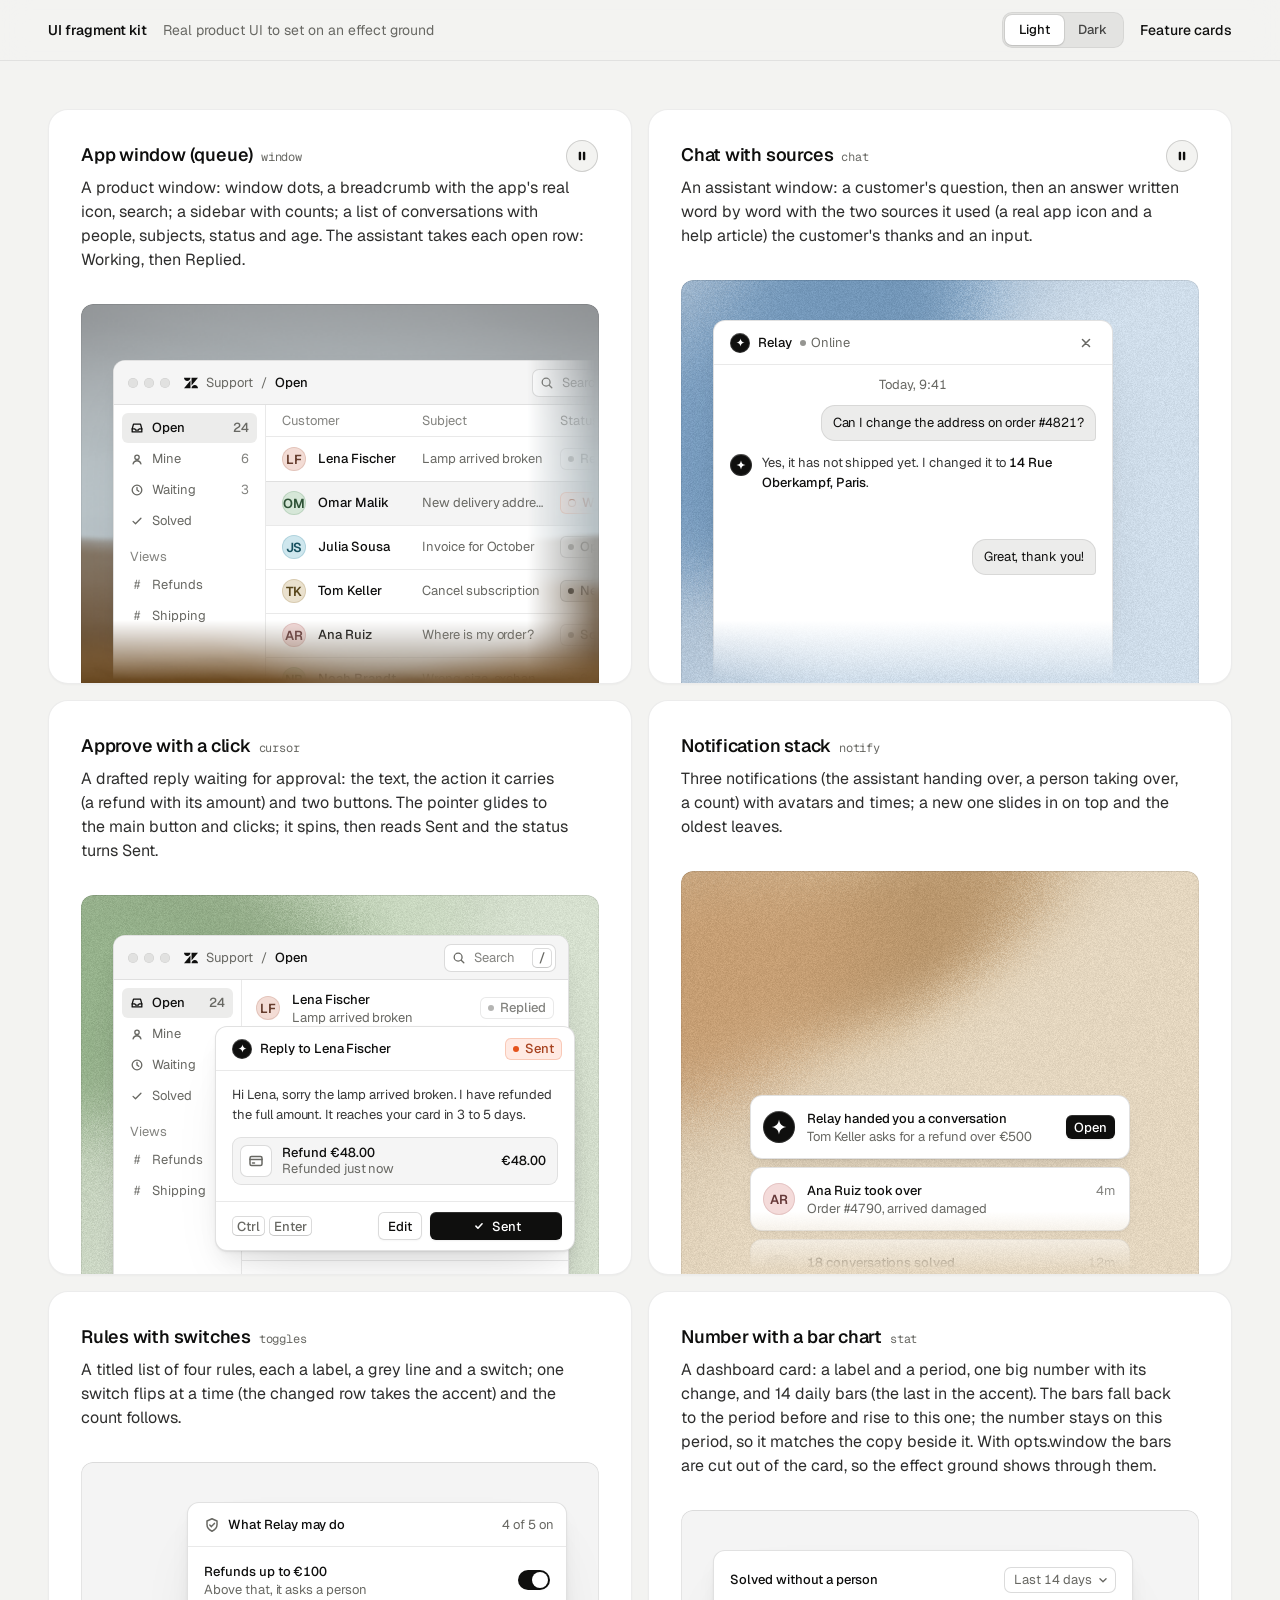
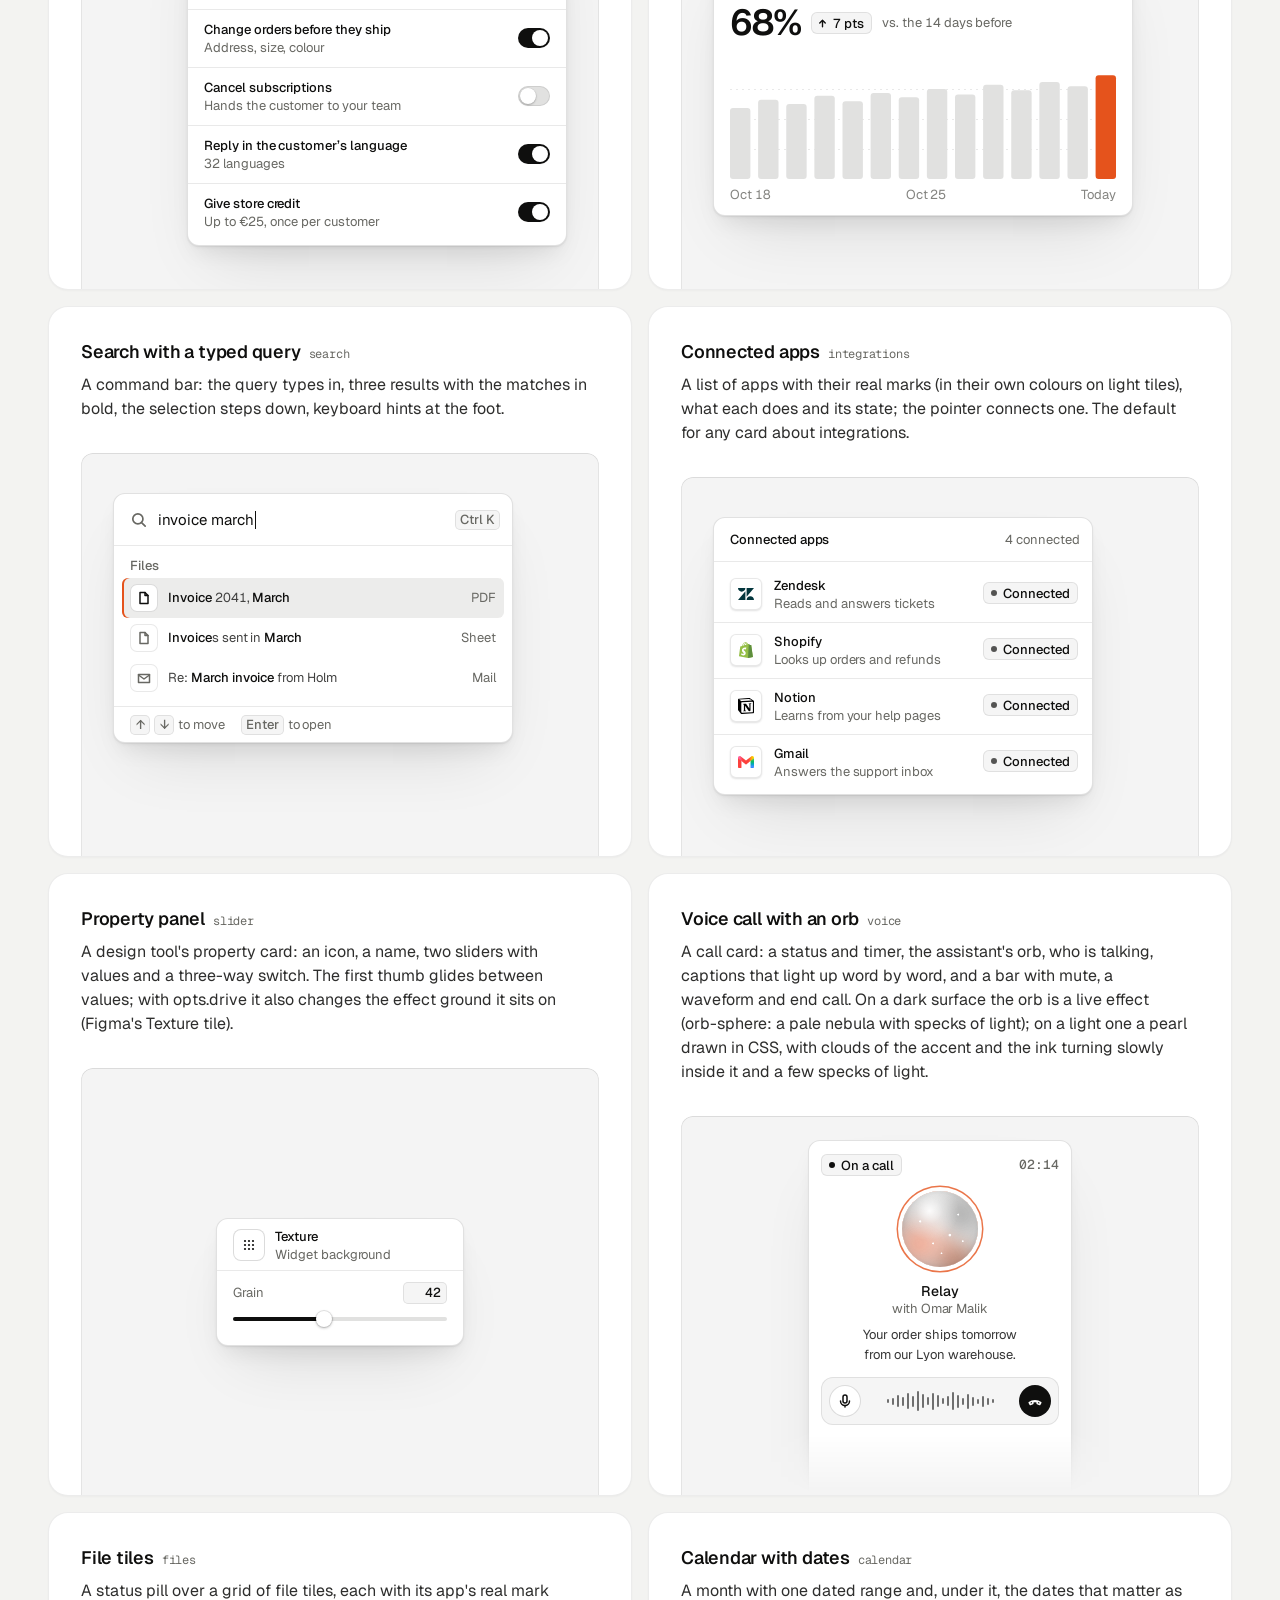
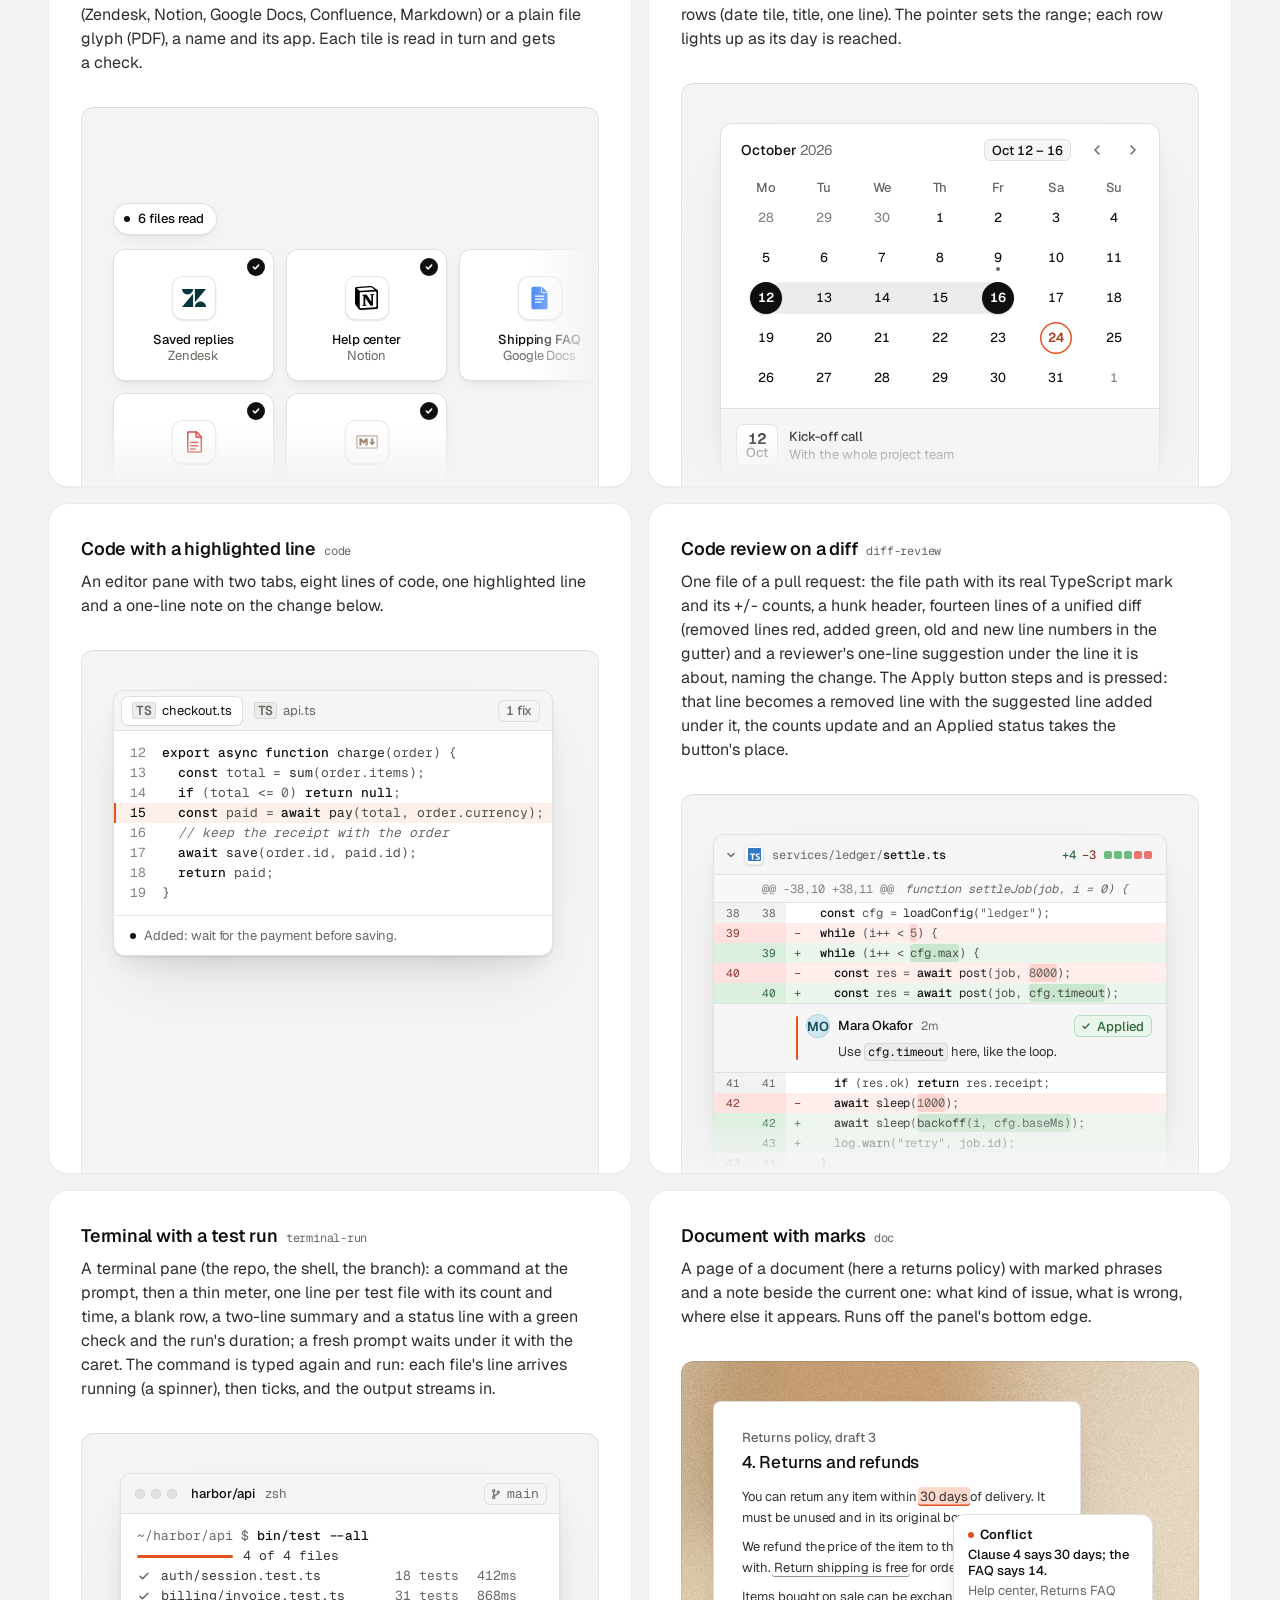
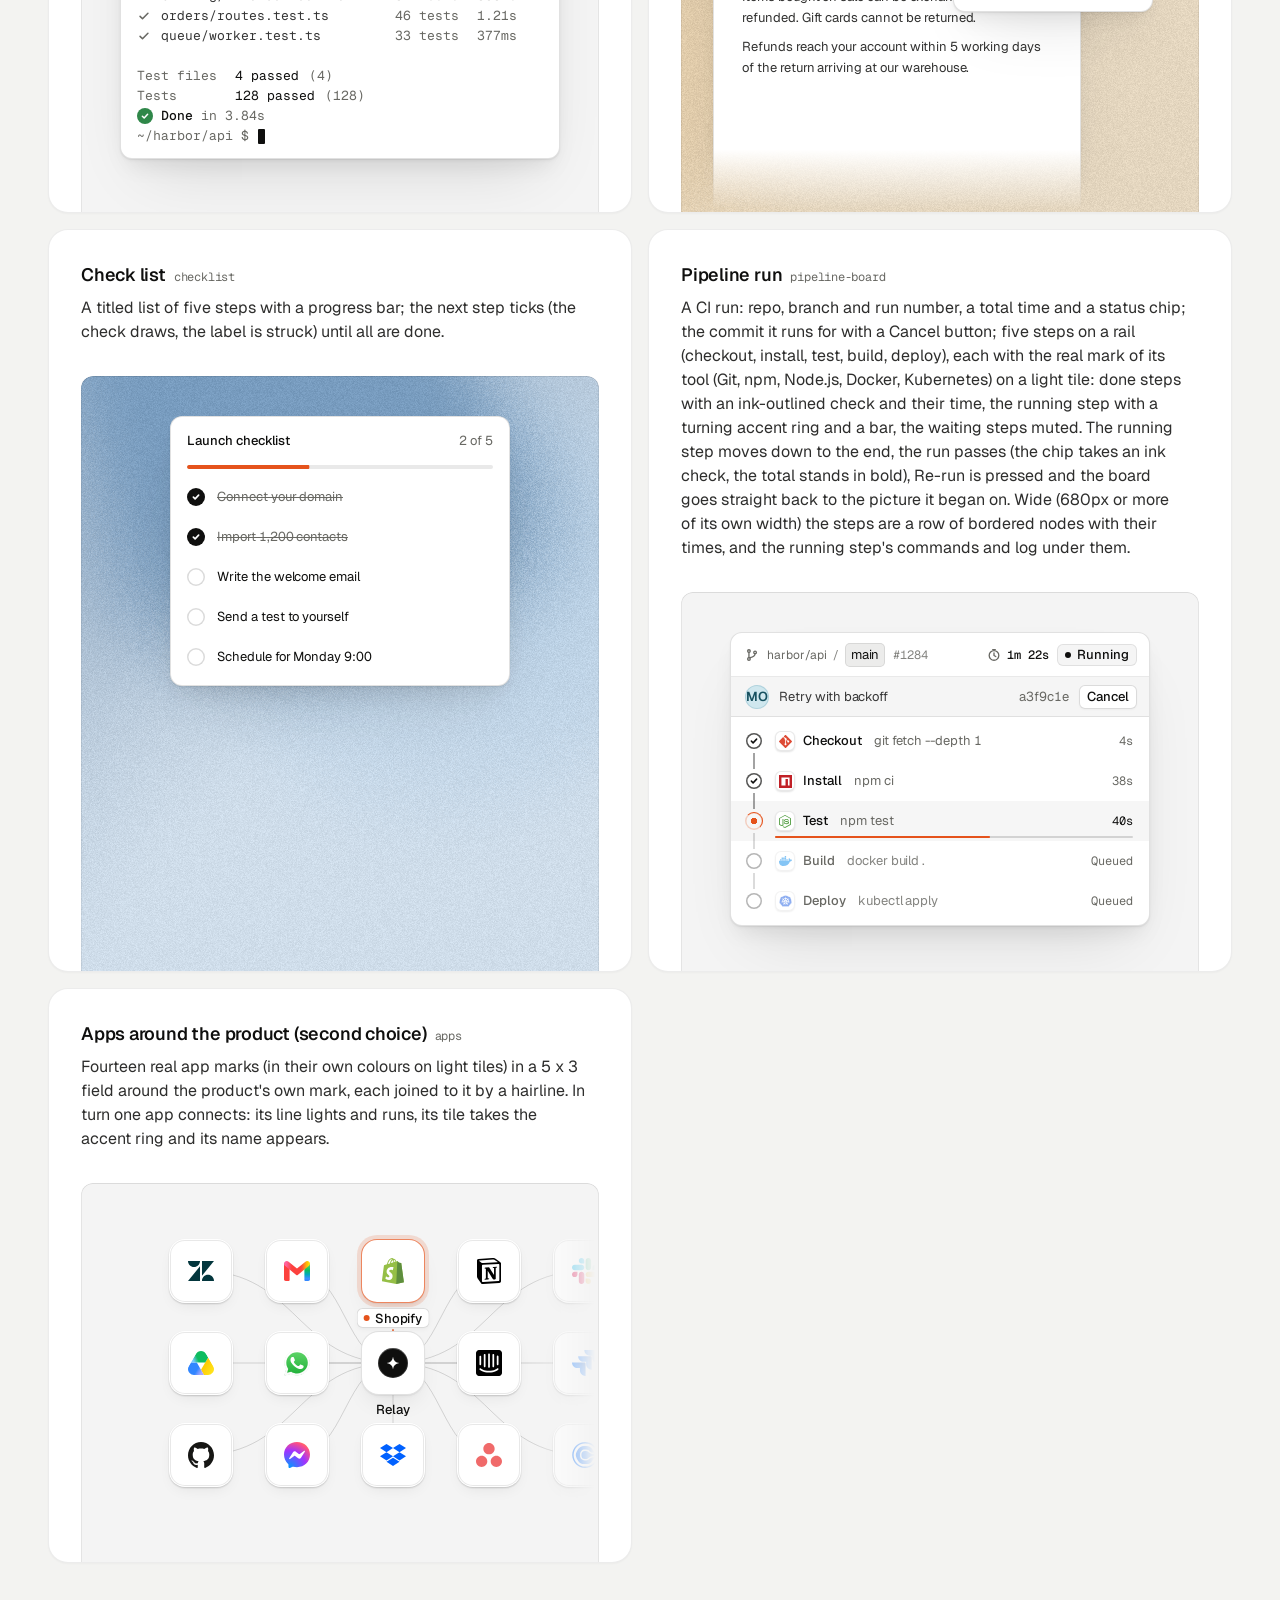
<file: .agents/skills/design-taste-frontend/assets/ui/index.html>
<!doctype html>
<html lang="en" data-theme="light">
<head>
<script>window.__tpGlMax = 16;   /* a gallery shows many live effects at once; a page of a site keeps the default 4 (fx.js) */</script>
<meta charset="utf-8">
<meta name="viewport" content="width=device-width, initial-scale=1">
<title>UI fragment kit</title>
<meta name="description" content="Nineteen pieces of real product UI from the taste-skill kit, each on an effect ground in a feature card.">
<link rel="preconnect" href="https://fonts.googleapis.com">
<link rel="preconnect" href="https://fonts.gstatic.com" crossorigin>
<link href="https://fonts.googleapis.com/css2?family=Geist:wght@300..700&family=Geist+Mono:wght@400;500&display=swap" rel="stylesheet">
<link rel="stylesheet" href="base.css">
<link rel="stylesheet" href="cards.css">
<style>
  :root { --font-text: "Geist", system-ui, sans-serif; --font-display: "Geist", system-ui, sans-serif; --font-mono: "Geist Mono", ui-monospace, monospace; }
  [data-theme="light"] { --bg: #f3f3f1; --card: #ffffff; --ink: #0f0f0e; --muted: #686863; --accent: #e5531c; --accent-ink: #ffffff; --g-bg: #e9e8e4; --g-surface: #f6f5f2; --frag: #ffffff; --warm: #c9a679; }
  [data-theme="dark"] { --bg: #070708; --card: #151517; --ink: #f2f2ef; --muted: #8f9094; --accent: #ff7a3c; --accent-ink: #120c08; --g-bg: #0e0e10; --g-surface: #1b1c1f; --frag: #1c1d20; --warm: #9c9689; }
  * { box-sizing: border-box; }
  html, body { margin: 0; }
  body { font-family: var(--font-text); background: var(--bg); color: var(--ink); -webkit-font-smoothing: antialiased; }
  .panel { --fx-bg: var(--g-bg); --fx-surface: var(--g-surface); --fx-ink: var(--ink); --fx-muted: var(--muted); --fx-accent: var(--hue, var(--warm)); --fx-accent-ink: var(--accent-ink); --calm: var(--g-bg); --p-h: 380px; }
  .top { position: sticky; top: 0; z-index: 20; background: color-mix(in oklab, var(--bg) 86%, transparent); backdrop-filter: blur(14px); -webkit-backdrop-filter: blur(14px); border-bottom: 1px solid color-mix(in oklab, var(--ink) 8%, transparent); }
  .top__in { max-width: 1232px; margin: 0 auto; padding: 0 24px; height: 60px; display: flex; align-items: center; gap: 16px; font-size: 14px; line-height: 20px; }
  .top__in strong { font-weight: 560; }
  .top__in > span { color: var(--muted); }
  .sp { flex: 1; }
  .seg { display: inline-flex; padding: 3px; border-radius: 10px; background: color-mix(in oklab, var(--ink) 6%, var(--bg)); box-shadow: inset 0 0 0 1px color-mix(in oklab, var(--ink) 6%, transparent); }
  .seg button { font: inherit; font-size: 13px; font-weight: 500; border: 0; background: none; color: color-mix(in oklab, var(--ink) 72%, var(--bg)); height: 30px; padding: 0 14px; border-radius: 7px; cursor: pointer; }
  .seg button[aria-pressed="true"] { background: var(--card); color: var(--ink); box-shadow: 0 0 0 1px color-mix(in oklab, var(--ink) 8%, transparent), 0 1px 2px rgb(0 0 0 / .1); }
  .top__in a { color: var(--ink); text-decoration: none; font-weight: 500; }
  main { max-width: 1232px; margin: 0 auto; padding: 48px 24px 96px; }
  .grid { display: grid; grid-template-columns: repeat(2, minmax(0, 1fr)); gap: 16px; }
  .card > h3 code { font: 400 12px/16px var(--font-mono); color: var(--muted); margin-left: 8px; }
  @media (max-width: 860px) { .grid { grid-template-columns: minmax(0, 1fr); } }
  @media (max-width: 600px) { main { padding: 24px 16px 64px; } .top__in { padding: 0 16px; } .top__in > span { display: none; } .panel { --p-h: 340px; } }
</style>
</head>
<body>
<header class="top">
  <div class="top__in">
    <strong>UI fragment kit</strong><span>Real product UI to set on an effect ground</span>
    <span class="sp"></span>
    <div class="seg" role="group" aria-label="Theme"><button type="button" data-mode="light" aria-pressed="true">Light</button><button type="button" data-mode="dark" aria-pressed="false">Dark</button></div>
    <a href="cards.html">Feature cards</a>
  </div>
</header>
<main><div class="grid" id="grid"></div></main>

<script type="module">
  import fx from '../effects/fx.js';
  import ui from './ui.js';
  const index = await fetch('index.json').then(r => r.json());
  // where each one sits, as its meta.json says: anchored at a corner or rising from the bottom and cut by
  // the panel's edge, or whole with 24px or more of ground round it; a fade only where an edge cuts it.
  // Only the compact slider sits in the calm middle (Figma's Texture tile); the cursor dialog is shown
  // where it belongs, over the lower-right edge of a window. [class, fade, style, opts]
  const PLACE = {
    window: ['at-corner', 'stage--fade-br', '--ay:56px'],
    chat: ['at-rise to-edge', 'stage--fade-b'],
    cursor: ['at-over', '', '--bx:24px;--by:24px'],
    notify: ['at-rise fit', 'stage--fade-b', '--ay:calc(100% - 180px);--ay-sm:calc(100% - 180px);--fit-max:380px'],
    toggles: ['at-right', ''],
    stat: ['at-corner', ''],
    search: ['at-corner', ''],
    integrations: ['at-corner', ''],
    slider: ['at-center', '', '', '{"compact":true,"drive":{"param":"grain","min":0.15,"max":0.95}}'],
    voice: ['at-rise to-edge fit', 'stage--fade-b', '--ax:max(24px, 50% - 132px);--ay:24px;--fit-max:264px'],
    files: ['at-corner wide', 'stage--fade-br', '--w:680px;--ay:96px'],
    calendar: ['at-rise fit', 'stage--fade-b', '--fit-max:440px'],
    code: ['at-corner', ''],
    'diff-review': ['at-corner fit', 'stage--fade-b', '--fit-max:480px'],
    'terminal-run': ['at-rise fit', '', '--fit-max:440px'],
    'pipeline-board': ['at-rise fit', '', '--fit-max:420px'],
    doc: ['at-corner to-edge', 'stage--fade-b'],
    checklist: ['at-rise fit', '', '--fit-max:340px'],
    apps: ['at-corner wide', 'stage--fade-br', '--w:560px;--ay:48px'],
  };
  // grounds behind UI are soft lit fields (never a line or dot pattern), on both themes: the bright
  // picture behind dark UI on the dark page, a clear step darker than white UI on the light page
  // the painting stays abstract (a mist over warm sand, level, fully soft) and shows once on the page
  const PAINT = ['painterly-landscape', { blur: 1, brush: 0.35, slope: 0, hillY: 0.3, horizon: 0.62, calm: 0.2, calmX: 0.6, calmY: 0.8, drift: 0, side: 1 }, '{"bg":"#a3b0b6","accent":"#c49a6c"}'];
  const GRAIN = ['grain-gradient', { speed: 0, grainMotion: 0, calm: 0.2, calmX: 0.5, calmY: 0.6, tint: 0.6, contrast: 0.6 }, '{"bg":"#d9ccb7","surface":"#e9e0d2","ink":"#2a2622","muted":"#6f675c","accent":"#a8794a"}'];
  const SKY = [GRAIN[0], GRAIN[1], '{"bg":"#c6d3df","surface":"#d6e0e9","ink":"#25303a","muted":"#5d6873","accent":"#3f6a92"}'];
  const SAGE = [GRAIN[0], GRAIN[1], '{"bg":"#cdd6c6","surface":"#dce3d6","ink":"#262d24","muted":"#5f6a5a","accent":"#6c8e63"}'];
  const GROUND = (m, i) => (m.name === 'slider' ? GRAIN : i === 0 ? PAINT : [GRAIN, SKY, SAGE][i % 3]);
  const q = new URLSearchParams(location.search);
  const grid = document.getElementById('grid');
  grid.innerHTML = index.fragments.map((m, i) => {
    const [at, fade, extra = '', opts = ''] = PLACE[m.name] || ['at-corner', 'stage--fade-br'];
    const [id, params, pal] = GROUND(m, i);
    const w = at === 'at-center' ? '' : ` style="--ax:32px;--ay:40px;${extra}"`;
    const o = opts ? ` data-ui-opts='${opts}'` : '';
    // the cursor is a dialog over a window's edge: the window under it holds still
    const under = m.name === 'cursor' ? `<div class="at-corner" style="--ax:32px;--ay:40px" data-ui-load="window" data-ui-opts='{"compact":true}' data-ui-still></div>` : '';
    return `<article class="card card--row"><h3>${m.title}<code>${m.name}</code></h3><p>${m.shows}</p>
      <div class="panel" data-fx="${id}" data-fx-seed="${(i + 1) * 17}" data-fx-params='${JSON.stringify(params)}' data-fx-palette='${pal}' style="--calm-k:0%">
        <div class="stage ${fade}">${under}<div class="${at}"${w}${o} data-ui-load="${m.name}"></div></div></div></article>`;
  }).join('');
  function setMode(mode) {
    document.documentElement.dataset.theme = mode;
    document.querySelectorAll('.seg button').forEach(b => b.setAttribute('aria-pressed', String(b.dataset.mode === mode)));
  }
  setMode(q.get('mode') === 'dark' ? 'dark' : 'light');
  if (q.has('t')) fx.setClock(+q.get('t'));
  // each ground is drawn once near the screen and kept as a picture (its WebGL context freed), so nineteen
  // panels need one or two contexts, not nineteen
  await Promise.all([ui.loadAll(grid), ui.grounds(grid, fx)]);
  document.documentElement.dataset.ready = '1';
  document.querySelectorAll('.seg button').forEach(b => b.addEventListener('click', async () => {
    setMode(b.dataset.mode);
    for (const el of grid.querySelectorAll('[data-ui]')) el.__ui?.repaint?.();
    await ui.grounds(grid, fx);
  }));
</script>
</body>
</html>
</file>
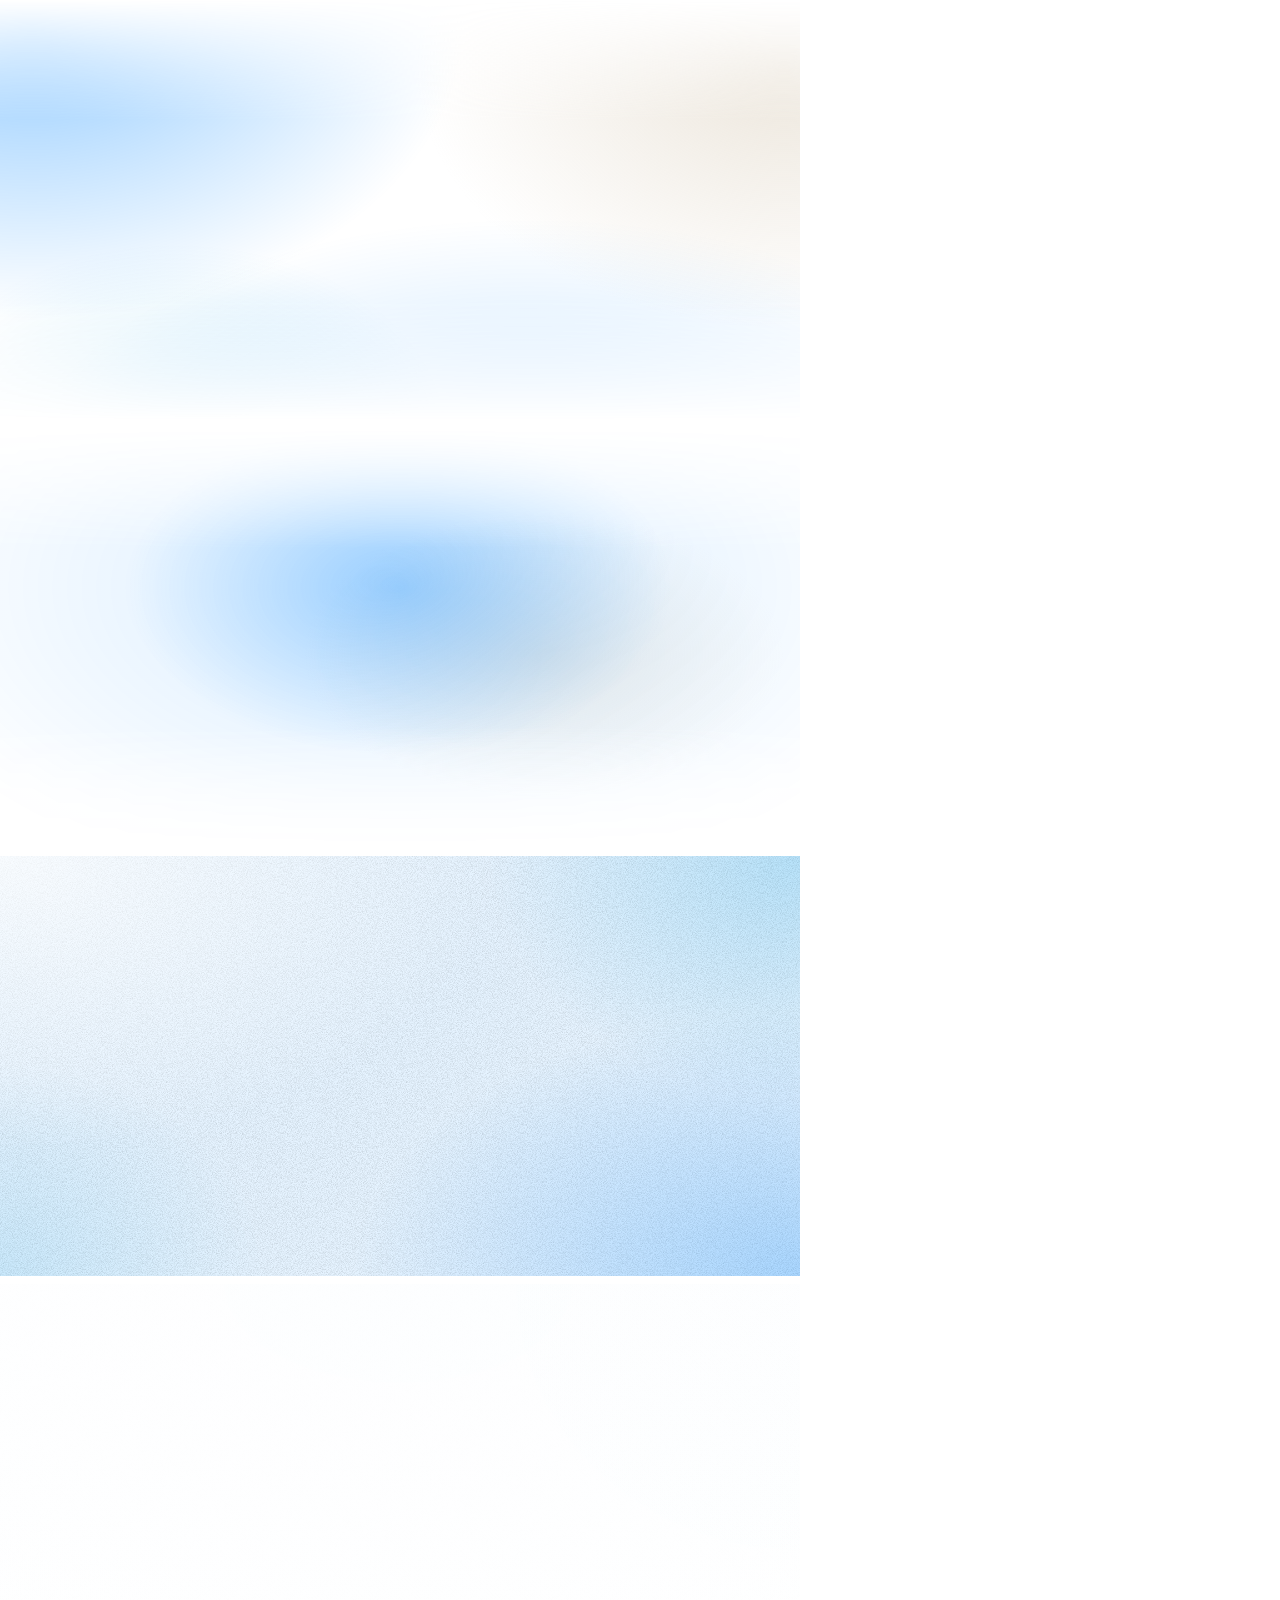
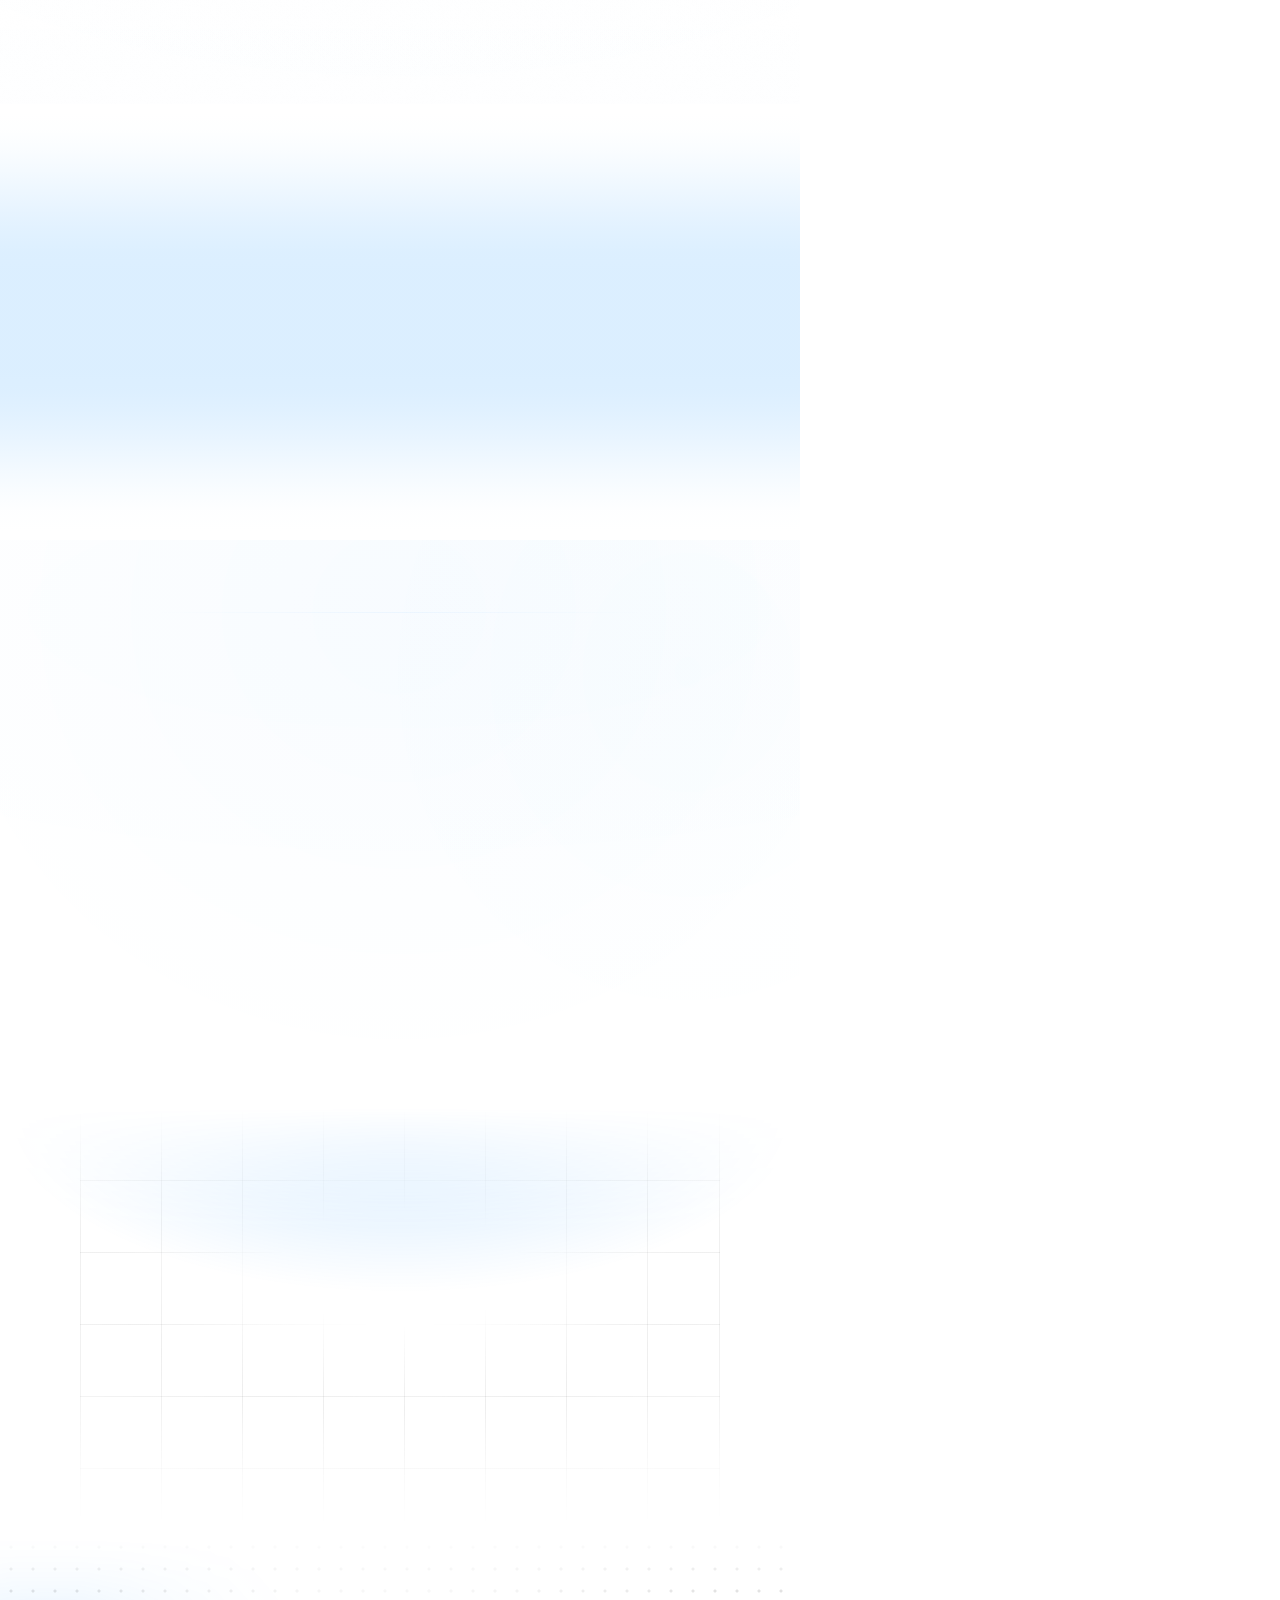
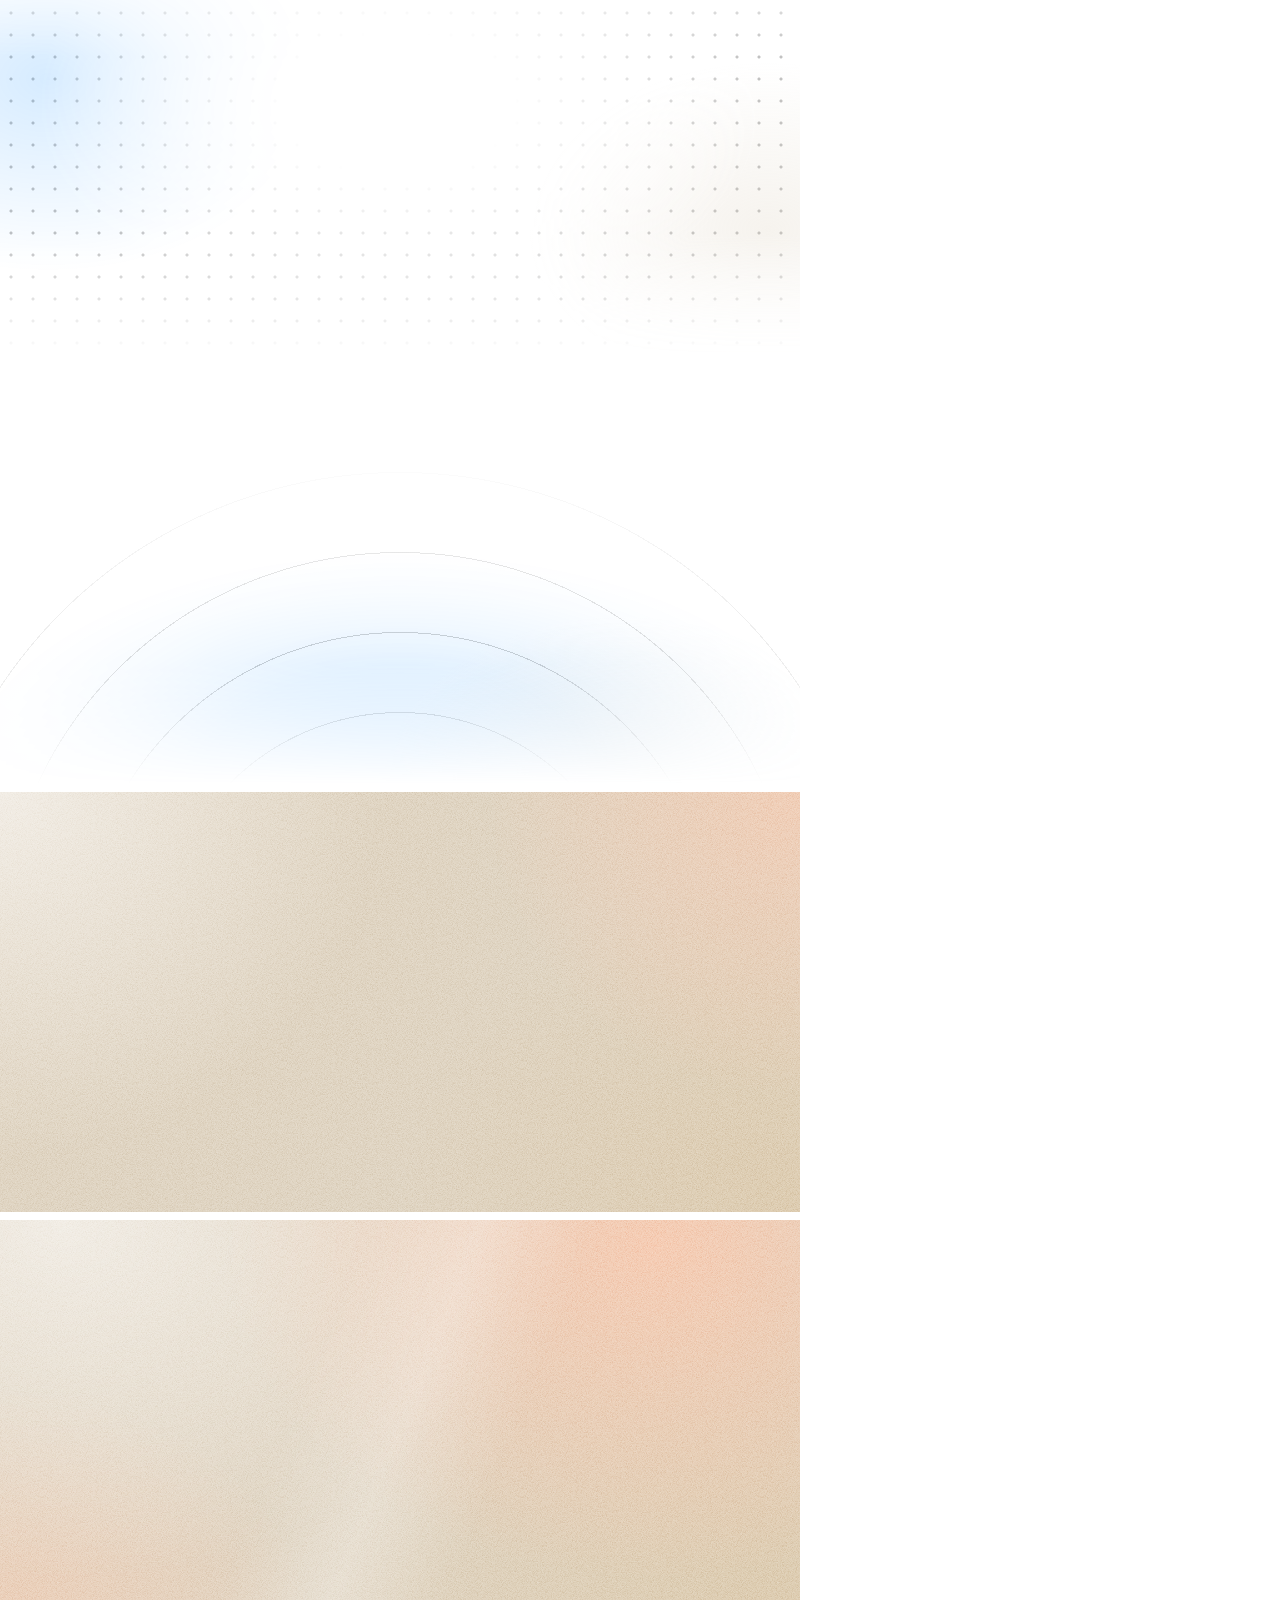
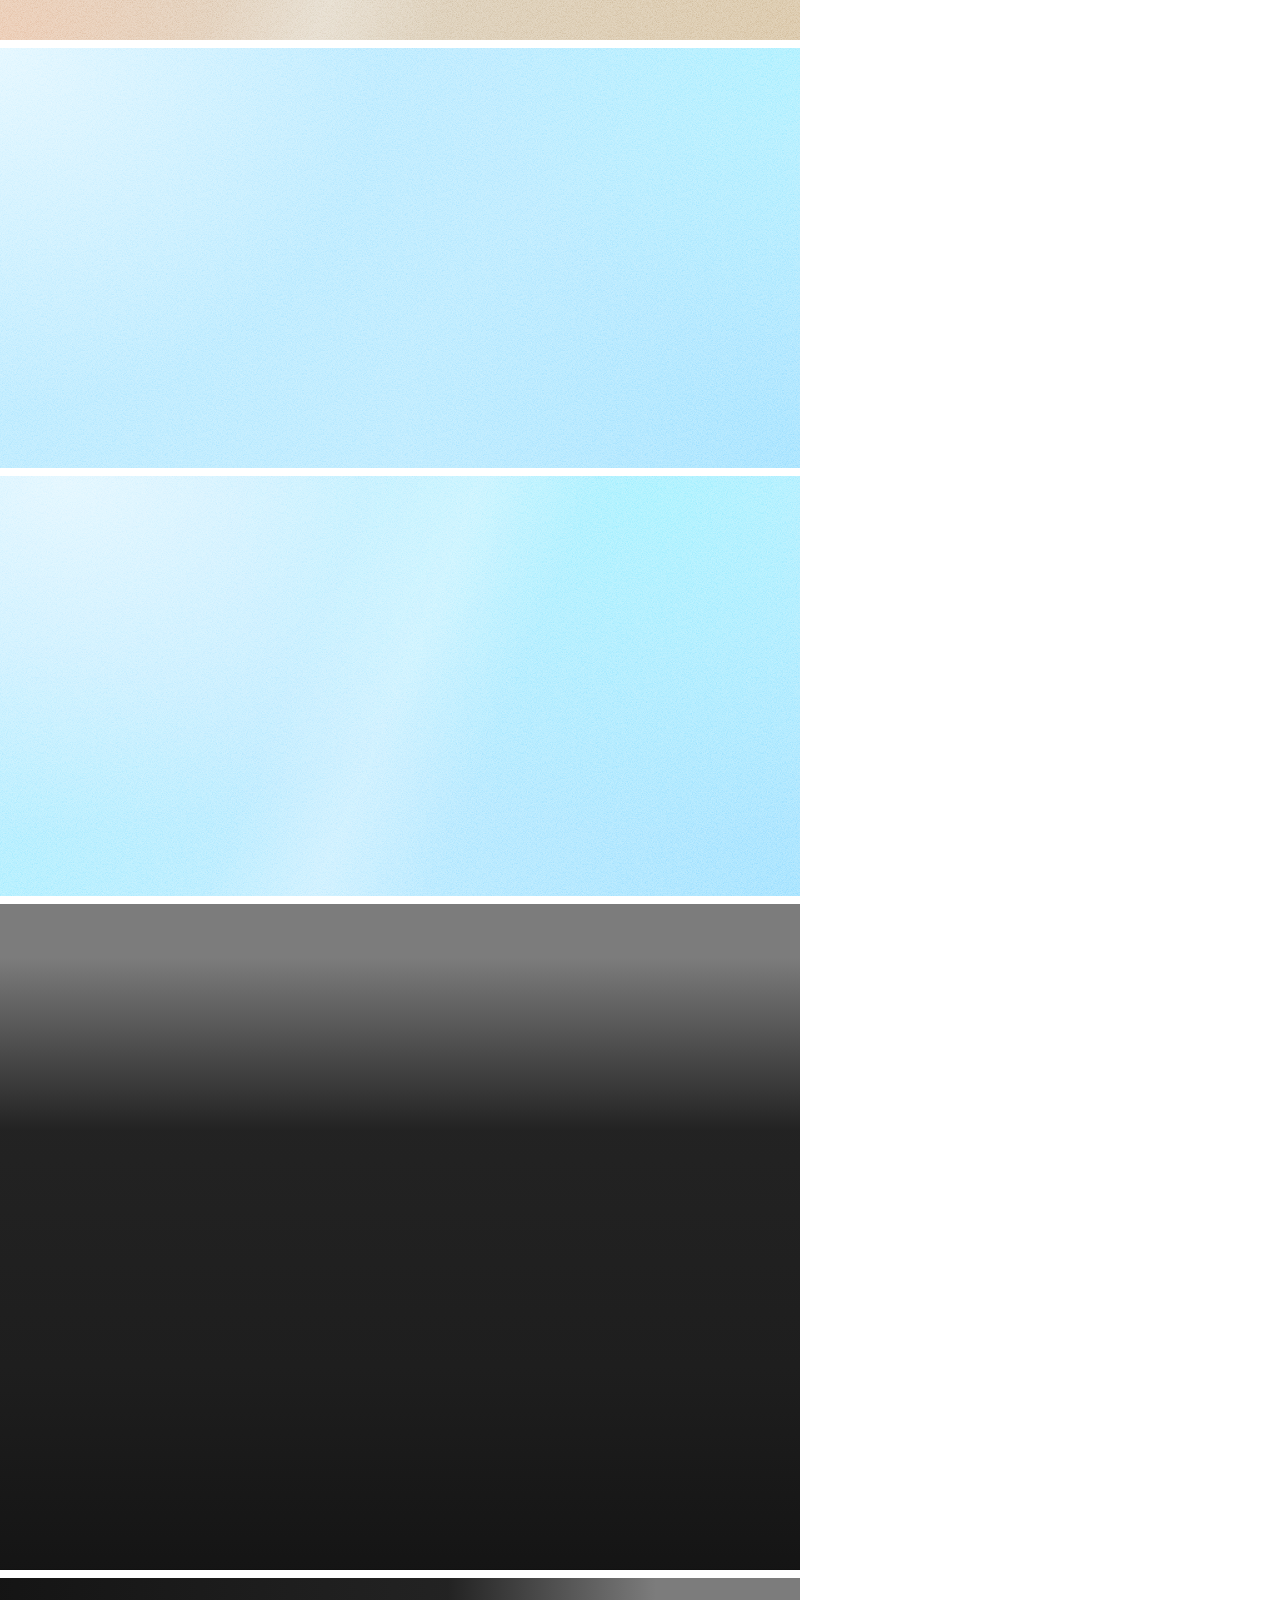
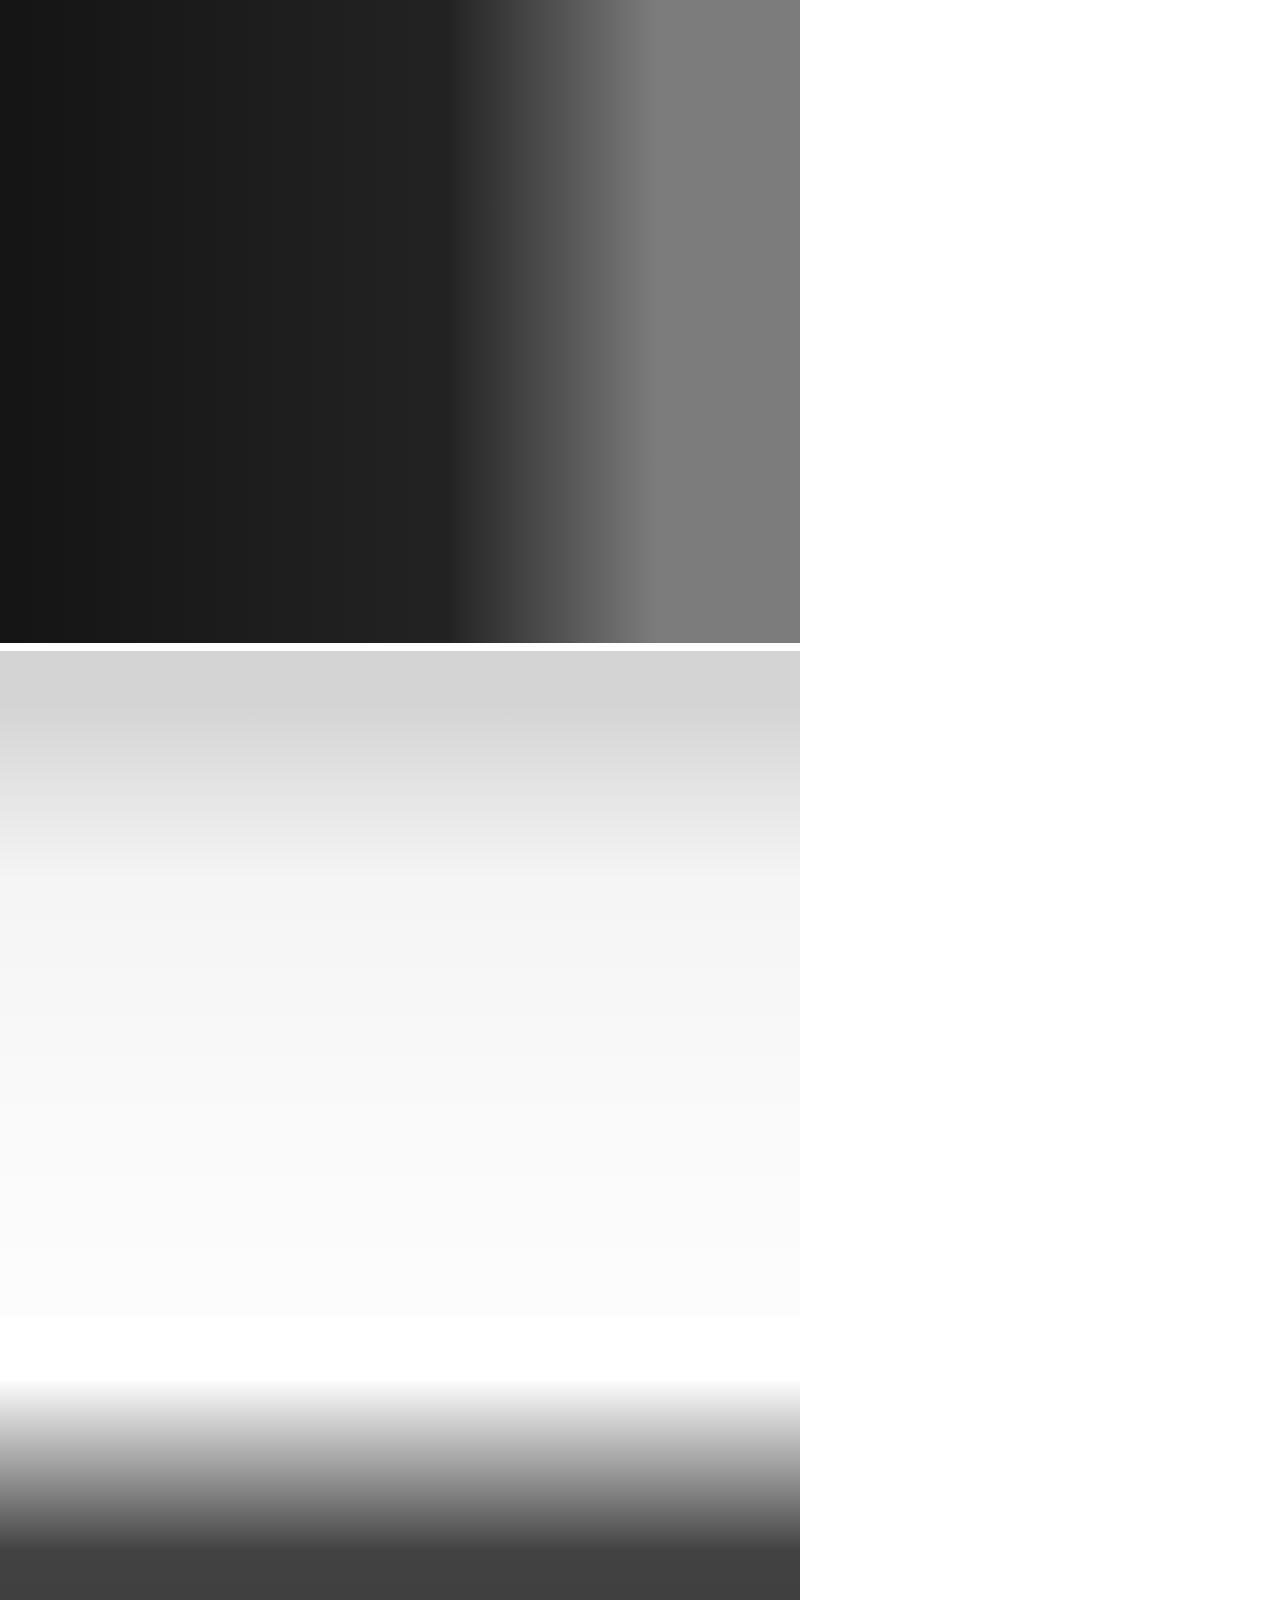
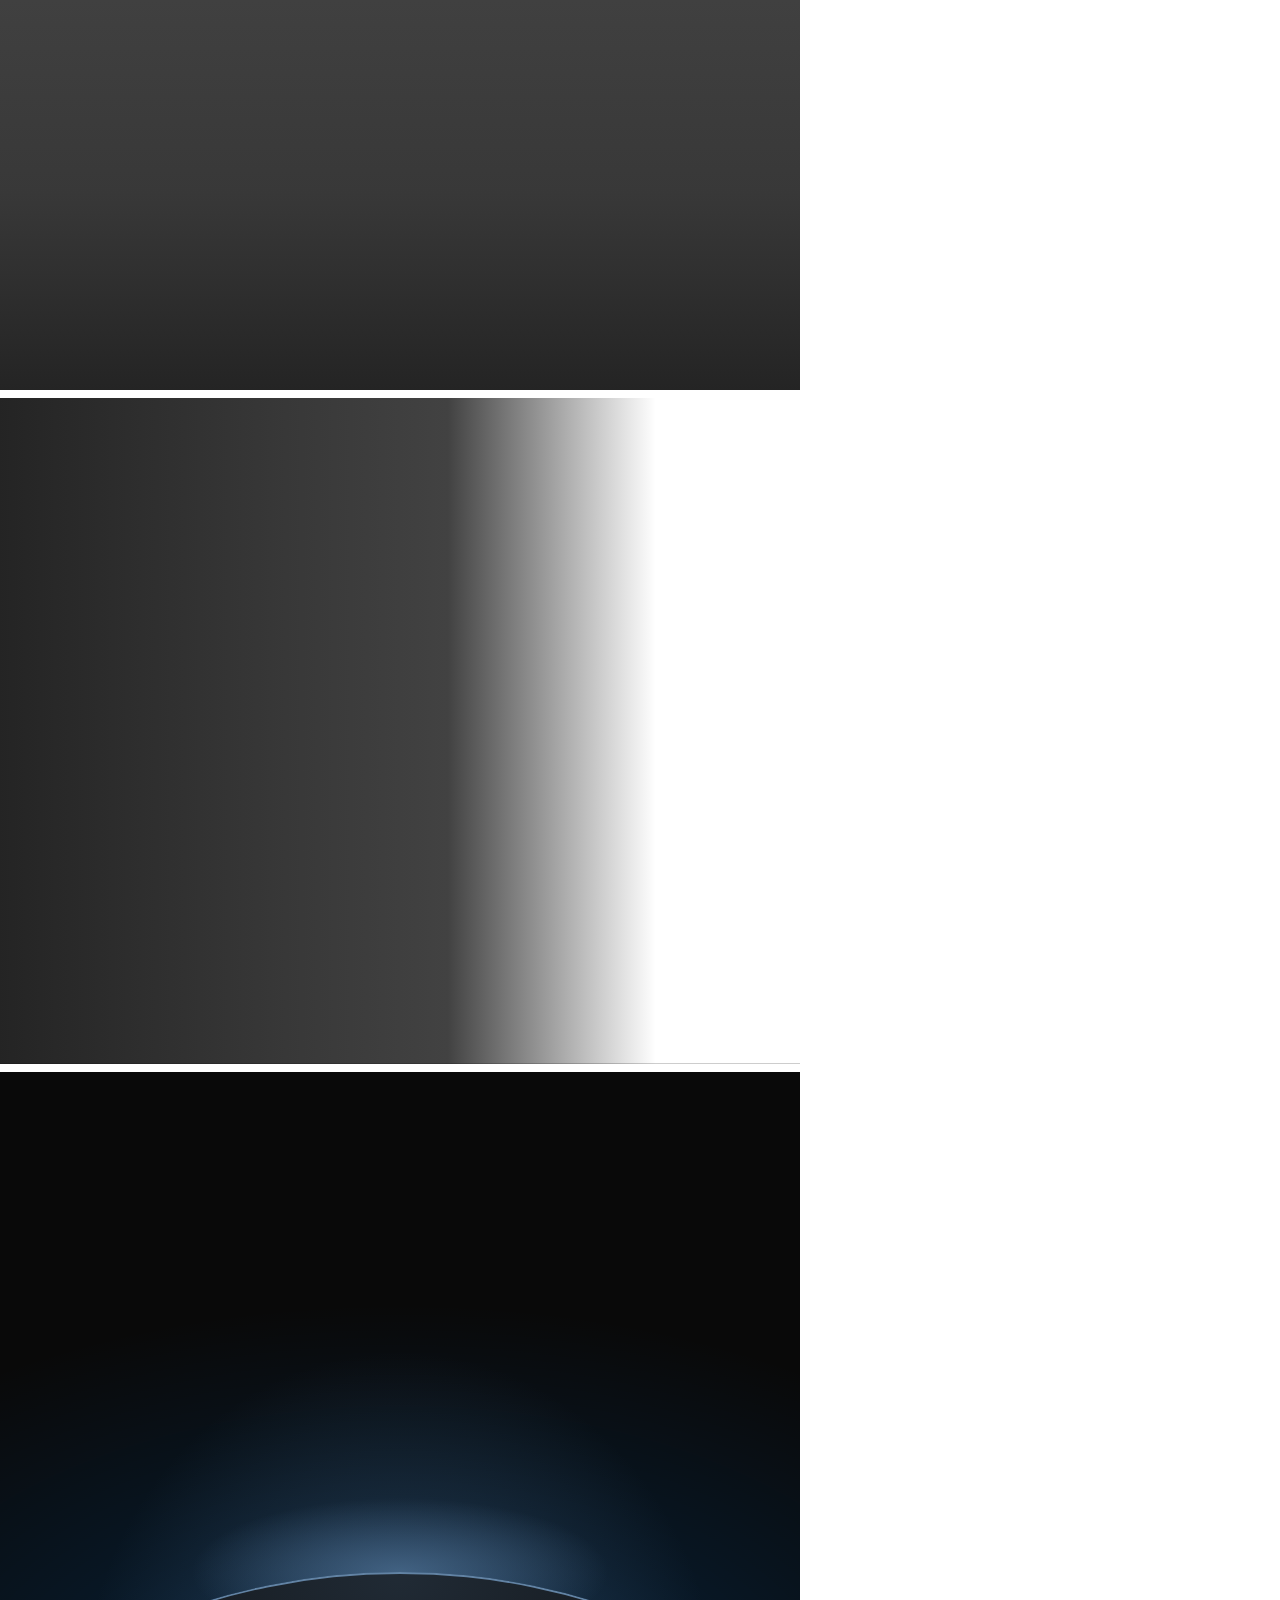
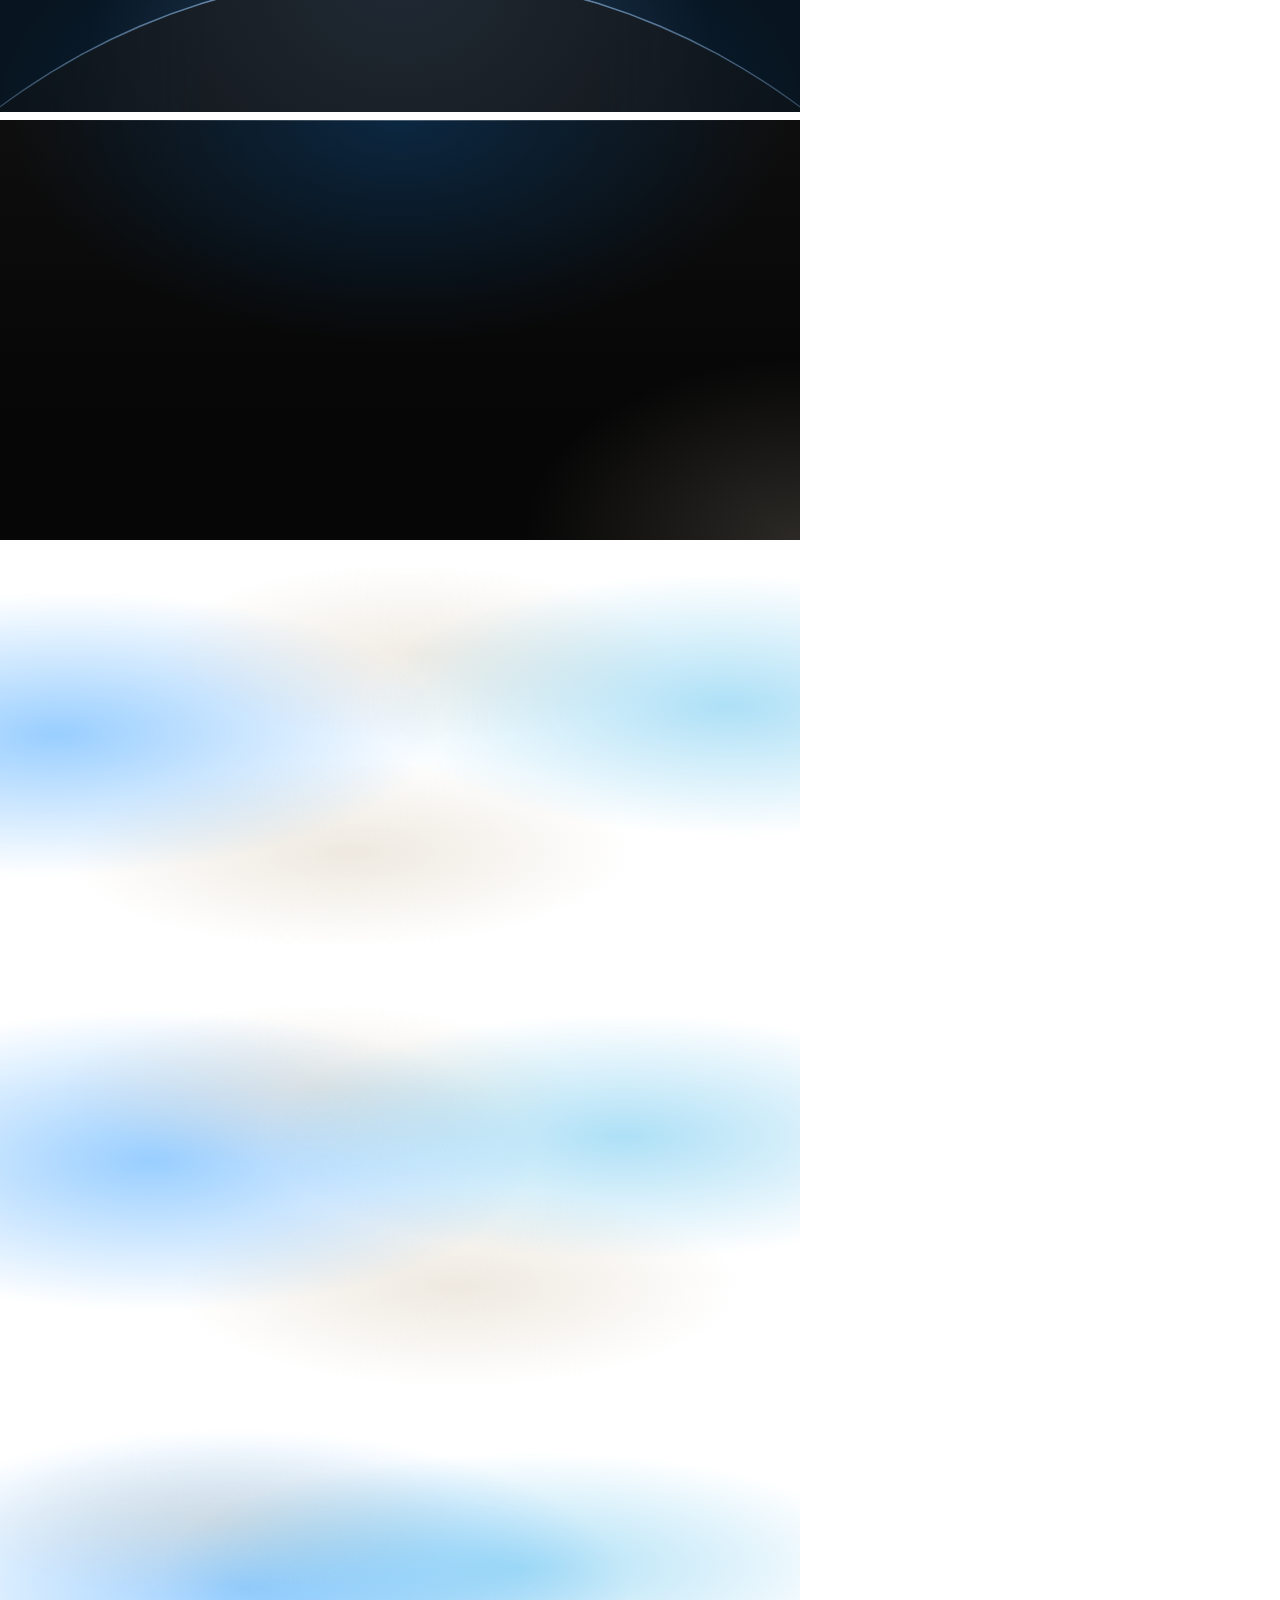
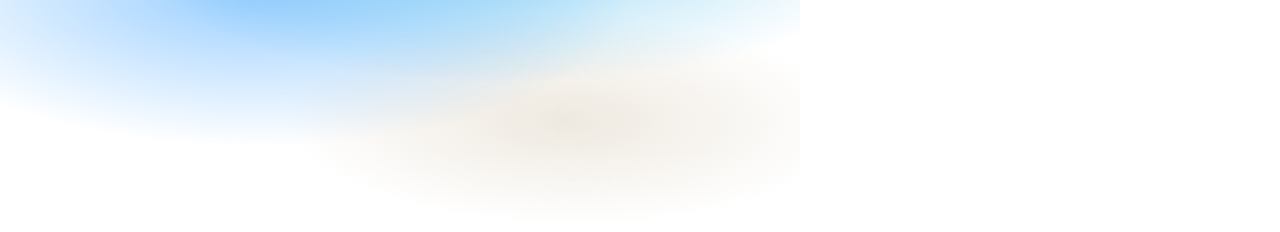
<file: .agents/skills/design-taste-frontend/assets/backgrounds/check.html>
<!doctype html>
<html lang="en" data-ground="sand">
<head>
<meta charset="utf-8">
<title>Backgrounds contrast check</title>
<!-- Every ground in a 800px box, for check.mjs: it sets a palette, screenshots the boxes and measures
     the ink and muted contrast on every pixel of each ground's text zone (index.json). The photograph
     grounds sit on a flat grey picture: #7c7c7c for the dark scrim, #d4d4d4 for the light one; and the worst case of the dark scrim: a white
     picture (white words on it). The light scrim is for pale photographs only. -->
<link rel="stylesheet" href="../system.css">
<link rel="stylesheet" href="backgrounds.css">
<style>body { margin: 0; width: 800px; } .box { width: 800px; margin: 0 0 8px; padding: 24px; font-size: 20px; } .pi, .pm { visibility: hidden; } .pi { color: var(--ink); } .pm { color: var(--muted); }  /* the liquid blobs held at the start, the middle and the end of their drift (the keyframes in backgrounds.css), so the text zone is measured where they stand under it */
  .at-start::before { animation: none; transform: translate3d(-7%, 0, 0) skewX(-7deg) scaleY(.94); } .at-start::after { animation: none; transform: translate3d(8%, 0, 0) skewX(6deg) scaleY(1.04); }
  .at-mid::before { animation: none; transform: translate3d(.5%, 0, 0) skewX(-.5deg) scaleY(.995); } .at-mid::after { animation: none; transform: translate3d(-.5%, 0, 0) scaleY(.98); }
  .at-end::before { animation: none; transform: translate3d(8%, 0, 0) skewX(6deg) scaleY(1.05); } .at-end::after { animation: none; transform: translate3d(-9%, 0, 0) skewX(-6deg) scaleY(.92); }
</style>
<script src="backgrounds.js" defer></script>
</head>
<body>
<div class="bg-mist box" data-g="mist" style="height:420px"><span class="pi">Ink</span> <span class="pm">Muted</span></div>
<div class="bg-halo box" data-g="halo" style="height:420px"><span class="pi">Ink</span> <span class="pm">Muted</span></div>
<div class="bg-grain box" data-g="grain" style="height:420px"><span class="pi">Ink</span> <span class="pm">Muted</span></div>
<div class="bg-paper box" data-g="paper" style="height:420px"><span class="pi">Ink</span> <span class="pm">Muted</span></div>
<div class="bg-dusk box" data-g="dusk" style="height:420px"><span class="pi">Ink</span> <span class="pm">Muted</span></div>
<div class="bg-topglow box" data-g="topglow" style="height:560px"><span class="pi">Ink</span> <span class="pm">Muted</span></div>
<div class="bg-ruled box" data-g="ruled" style="height:420px"><span class="pi">Ink</span> <span class="pm">Muted</span></div>
<div class="bg-dots box" data-g="dots" style="height:420px"><span class="pi">Ink</span> <span class="pm">Muted</span></div>
<div class="bg-arcs box" data-g="arcs" style="height:420px"><span class="pi">Ink</span> <span class="pm">Muted</span></div>
<div class="bg-band box" data-g="band" style="height:420px"><span class="pi">Ink</span> <span class="pm">Muted</span></div>
<div class="bg-field box" data-g="field" style="height:420px"><span class="pi">Ink</span> <span class="pm">Muted</span></div>
<div class="bg-band bg-tint box" data-g="band-tint" style="height:420px"><span class="pi">Ink</span> <span class="pm">Muted</span></div>
<div class="bg-field bg-tint box" data-g="field-tint" style="height:420px"><span class="pi">Ink</span> <span class="pm">Muted</span></div>
<div class="bg-photo box" data-g="photo" style="height:520px;--g-photo:linear-gradient(#7c7c7c,#7c7c7c)"><span class="pi">Ink</span> <span class="pm">Muted</span></div>
<div class="bg-photo bg-photo--left box" data-g="photo-left" style="height:520px;--g-photo:linear-gradient(#7c7c7c,#7c7c7c)"><span class="pi">Ink</span> <span class="pm">Muted</span></div>
<div class="bg-photo bg-photo--light box" data-g="photo-light" style="height:520px;--g-photo:linear-gradient(#d4d4d4,#d4d4d4)"><span class="pi">Ink</span> <span class="pm">Muted</span></div>
<div class="bg-photo box" data-g="photo-white" style="height:520px;--g-photo:linear-gradient(#fff,#fff)"><span class="pi">Ink</span> <span class="pm">Muted</span></div>
<div class="bg-photo bg-photo--left box" data-g="photo-left-white" style="height:520px;--g-photo:linear-gradient(#fff,#fff)"><span class="pi">Ink</span> <span class="pm">Muted</span></div>
<div class="bg-horizon box" data-g="horizon" style="height:640px"><span class="pi">Ink</span> <span class="pm">Muted</span></div>
<div class="bg-deep box" data-g="deep" style="height:420px"><span class="pi">Ink</span> <span class="pm">Muted</span></div>
<div class="bg-liquid box at-start" data-g="liquid" data-no-pause style="height:420px"><span class="pi">Ink</span> <span class="pm">Muted</span></div>
<div class="bg-liquid box at-mid" data-g="liquid-mid" data-no-pause style="height:420px"><span class="pi">Ink</span> <span class="pm">Muted</span></div>
<div class="bg-liquid box at-end" data-g="liquid-end" data-no-pause style="height:420px"><span class="pi">Ink</span> <span class="pm">Muted</span></div>

</body>
</html>
</file>
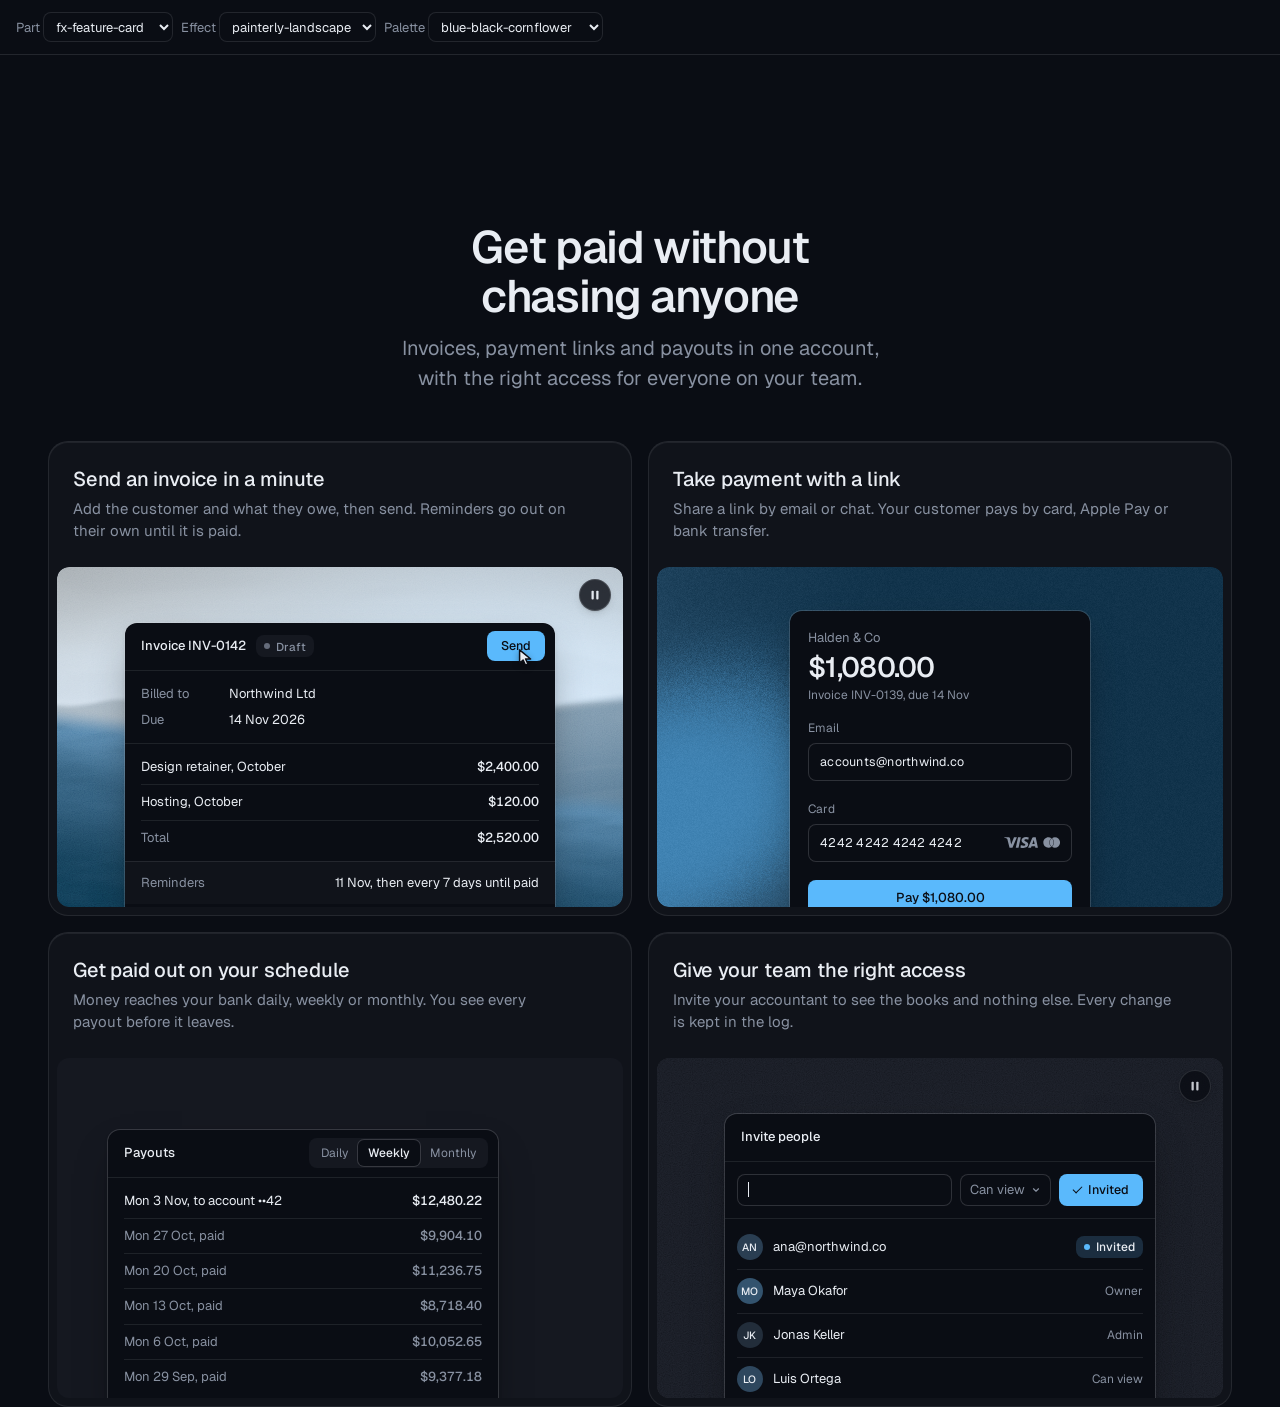
<file: .agents/skills/design-taste-frontend/assets/components/_lab.html>
<!doctype html>
<html lang="en" data-radius="soft">
<head>
<script>window.__tpGlMax = 16;   /* a gallery shows many live effects at once; a page of a site keeps the default 4 (fx.js) */</script>
<meta charset="utf-8">
<meta name="viewport" content="width=device-width, initial-scale=1">
<title>Component lab</title>
<link rel="preconnect" href="https://fonts.googleapis.com">
<link rel="preconnect" href="https://fonts.gstatic.com" crossorigin>
<link href="https://fonts.googleapis.com/css2?family=Geist:wght@100..900&family=Geist+Mono:wght@400..600&display=swap" rel="stylesheet">
<link rel="stylesheet" href="../system.css">
<link rel="stylesheet" href="./base.css">
<style>
  /* one component on its own, with a chosen effect (or object) and palette:
     _lab.html?c=fx-chart&fx=ruled-grounds&palette=white-link-blue&w=640 */
  :root { --font-display: "Geist", system-ui, sans-serif; --font-text: "Geist", system-ui, sans-serif; --font-mono: "Geist Mono", ui-monospace, monospace; --display-weight: 560; --display-tracking: -0.03em; }
  body { min-height: 100vh; margin: 0; }
  .bar { display: flex; flex-wrap: wrap; gap: 8px; align-items: center; padding: 12px 16px; border-bottom: 1px solid var(--line); font: 13px/1.4 var(--font-text); color: var(--muted); }
  .bar select { font: inherit; color: var(--ink); background: var(--bg); border: 1px solid var(--line); border-radius: var(--r-sm); height: 30px; padding: 0 8px; }
  .stage { padding: clamp(16px, 4vw, 48px); margin-inline: auto; }
</style>
</head>
<body>
<div class="bar">
  <label>Part <select id="c"></select></label>
  <label>Effect <select id="fx"></select></label>
  <label>Palette <select id="pal"></select></label>
</div>
<main class="stage" id="stage"></main>
<script type="module">
  import fx from '../effects/fx.js';
  const PARTS = ['fx-feature-card', 'fx-dither-object', 'fx-headline', 'fx-button', 'fx-prompt', 'fx-icon-tiles', 'fx-stat', 'fx-globe', 'fx-map', 'fx-chart', 'fx-bars', 'fx-band', 'fx-spotlight', 'fx-photo', 'fx-avatar', 'fx-search', 'fx-logos', 'fx-tabs', 'fx-pricing', 'fx-progress'];
  const PALETTES = {
    'blue-black-cornflower': { bg: '#0a0d14', surface: '#131824', ink: '#e9edf3', muted: '#8891a1', accent: '#5ab9fc', accentInk: '#0a0d14' },
    'graphite-safety-orange': { bg: '#18191b', surface: '#222427', ink: '#eff0f1', muted: '#9c9ea3', accent: '#ff4a1f', accentInk: '#18191b' },
    'white-link-blue': { bg: '#ffffff', surface: '#f4f4f4', ink: '#111111', muted: '#6b6b6b', accent: '#1a4be0', accentInk: '#ffffff' },
    'moss-sand': { bg: '#ddd6c6', surface: '#d2cab8', ink: '#2a2a26', muted: '#59574e', accent: '#4f6238', accentInk: '#ffffff' },
    'cobalt-field': { bg: '#0034eb', surface: '#002fd6', ink: '#ffffff', muted: '#dfe4f2', accent: '#e9e34a', accentInk: '#111111' },
  };
  const q = new URLSearchParams(location.search);
  const part = PARTS.includes(q.get('c')) ? q.get('c') : PARTS[0];
  const palId = PALETTES[q.get('palette')] ? q.get('palette') : 'blue-black-cornflower';
  const p = PALETTES[palId];
  const s = document.documentElement.style;
  const action = fx.color.contrast(p.accent, p.bg) >= 2.2 ? p.accent : p.ink;
  Object.entries({ '--p-bg': p.bg, '--p-surface': p.surface, '--p-ink': p.ink, '--p-muted': p.muted, '--p-accent': p.accent, '--p-accent-ink': p.accentInk, '--p-action': action, '--p-action-ink': action === p.accent ? p.accentInk : p.bg }).forEach(([k, v]) => s.setProperty(k, v));
  s.colorScheme = fx.color.isDark(p.bg) ? 'dark' : 'light';
  if (q.has('fallback')) fx.config.forceFallback = true;
  // one part at a time: at most 4 live WebGL contexts on this page
  fx.config.maxLive = 4;
  if (q.has('w')) document.getElementById('stage').style.maxWidth = q.get('w') + 'px';

  const base = `./${part}/`;
  const [meta, html, mod] = await Promise.all([fetch(base + 'meta.json').then(r => r.json()), fetch(base + 'component.html').then(r => r.text()), import(base + 'component.js')]);
  const link = Object.assign(document.createElement('link'), { rel: 'stylesheet', href: base + 'component.css' });
  document.head.append(link);
  await new Promise(r => { link.onload = link.onerror = r; });
  const choices = meta.effects?.length ? meta.effects : meta.objects || [];
  const chosen = choices.includes(q.get('fx')) ? q.get('fx') : meta.default;
  const stage = document.getElementById('stage');
  stage.innerHTML = html;
  const root = stage.firstElementChild;
  // the chosen effect goes where the part reads it: data-cx-object, data-cx-fill, or data-cx-effect on the root
  // the dither object: one figure set to the chosen object (one live object, as on a page); no caption under it
  if (meta.objects) {
    const fig = root.matches('[data-cx-object]') ? root : root.querySelector('[data-cx-object]');
    fig.dataset.cxObject = chosen;
    if (q.get('render') === 'studio') fig.dataset.cxRender = 'studio';
    fig.querySelector('.cx-obj__stage').removeAttribute('aria-label');
    fig.style.maxWidth = '720px';
  }
  // without ?fx= the markup keeps its own effects (the feature card mixes a landscape and a grain: setting
  // the default on every panel would paint the grain panel as a landscape too)
  else if (!choices.includes(q.get('fx'))) { /* as written */ }
  else if (root.querySelector('[data-cx-fill]')) root.querySelectorAll('[data-cx-fill]').forEach(el => { el.dataset.cxFill = chosen; });
  else if (root.querySelector('[data-cx-effect]')) root.querySelectorAll('[data-cx-effect]').forEach(el => { el.dataset.cxEffect = chosen; });
  else root.dataset.cxEffect = chosen;
  // the map draws its baked streets; an effect named with ?fx= shows its fallback ground (no map data) instead
  if (part === 'fx-map' && choices.includes(q.get('fx'))) delete root.dataset.cxMap;
  await document.fonts.ready;
  window.__part = mod.default(root);
  setTimeout(() => { document.documentElement.dataset.ready = '1'; }, 1200);

  const fill = (sel, list, cur, key) => {
    const el = document.getElementById(sel);
    el.innerHTML = list.map(v => `<option${v === cur ? ' selected' : ''}>${v}</option>`).join('');
    el.addEventListener('change', () => { q.set(key, el.value); if (key === 'c') q.delete('fx'); location.search = q.toString(); });
  };
  fill('c', PARTS, part, 'c');
  // a part whose default is none (the map's streets, the photograph as it is) lists none first, so the
  // select never shows an effect that is not on
  fill('fx', meta.default === 'none' ? ['none', ...choices] : choices, chosen, 'fx');
  fill('pal', Object.keys(PALETTES), palId, 'palette');
</script>
</body>
</html>
</file>
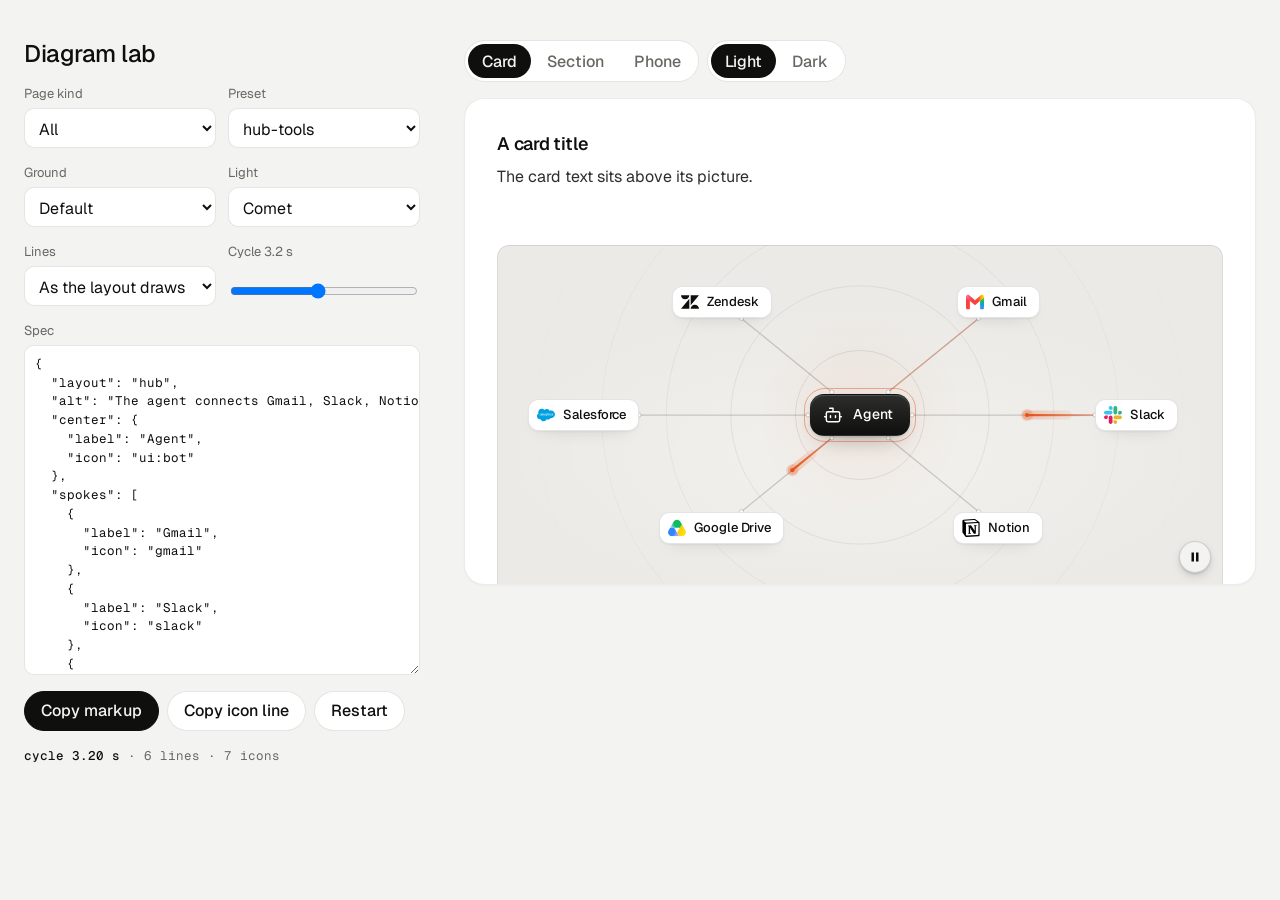
<file: .agents/skills/design-taste-frontend/assets/diagrams/lab.html>
<!doctype html>
<html lang="en">
<head>
<meta charset="utf-8">
<meta name="viewport" content="width=device-width, initial-scale=1">
<title>Diagram lab</title>
<link rel="preconnect" href="https://fonts.googleapis.com">
<link rel="preconnect" href="https://fonts.gstatic.com" crossorigin>
<link href="https://fonts.googleapis.com/css2?family=Geist:wght@300..700&family=Geist+Mono:wght@400;500&display=swap" rel="stylesheet">
<link rel="stylesheet" href="../ui/cards.css">
<link rel="stylesheet" href="diagram.css">
<style>
  /* The builder: pick a preset, change the JSON or the controls, see the card at once, copy the markup. Not part of a page. */
  :root { --font-text: "Geist", system-ui, sans-serif; --font-display: "Geist", system-ui, sans-serif; --font-mono: "Geist Mono", ui-monospace, monospace; }
  [data-theme="light"] { --bg: #f3f3f1; --card: #ffffff; --ink: #0f0f0e; --muted: #686863; --accent: #e5531c; --accent-ink: #ffffff; --frag: #ffffff; --ground-bg: #ebeae6; --ground-accent: #dcd9d0; --line: rgb(0 0 0 / .1); --field: #ffffff; }
  [data-theme="light"][data-accent="blue"] { --accent: #2456e8; }
  [data-theme="light"][data-accent="green"] { --accent: #16825d; }
  [data-theme="dark"] { --bg: #070708; --card: #141416; --ink: #f2f2ef; --muted: #8f9094; --accent: #ff7a3c; --accent-ink: #120c08; --frag: #1c1d20; --ground-bg: #101012; --ground-accent: #232326; --line: rgb(255 255 255 / .12); --field: #101012; }
  [data-theme="dark"][data-accent="white"] { --accent: #f2f2ef; --accent-ink: #0b0b0c; }
  [data-theme="dark"][data-accent="green"] { --accent: #3ccf8e; --accent-ink: #06130d; }
  * { box-sizing: border-box; }
  html, body { margin: 0; }
  body { font-family: var(--font-text); background: var(--bg); color: var(--ink); -webkit-font-smoothing: antialiased; min-height: 100vh; }
  .lab { display: grid; gap: 32px; max-width: 1440px; margin: 0 auto; padding: 32px 24px 64px; }
  .side { display: grid; gap: 16px; align-content: start; min-width: 0; }
  .side h1 { margin: 0; font: 500 24px/1.2 var(--font-display); letter-spacing: -0.02em; }
  .row { display: grid; gap: 6px; }
  .row > label, .row > .lbl { font-size: 13px; color: var(--muted); }
  .two { display: grid; grid-template-columns: 1fr 1fr; gap: 12px; }
  select, textarea, button, input[type=range] { font: inherit; color: inherit; }
  select, textarea { width: 100%; background: var(--field); border: 1px solid var(--line); border-radius: 10px; padding: 9px 10px; }
  select { height: 40px; }
  textarea { min-height: 360px; resize: vertical; font: 400 12.5px/1.5 var(--font-mono); white-space: pre; tab-size: 2; }
  textarea.is-bad { border-color: #c4321c; }
  .btns { display: flex; flex-wrap: wrap; gap: 8px; }
  button.b { height: 40px; padding: 0 16px; border-radius: 999px; border: 1px solid var(--line); background: var(--card); cursor: pointer; font-weight: 500; }
  button.b:hover { border-color: var(--ink); }
  button.b--main { background: var(--ink); color: var(--bg); border-color: var(--ink); }
  .out { font: 400 12.5px/1.5 var(--font-mono); color: var(--muted); overflow-wrap: anywhere; min-height: 1.5em; }
  .out b { color: var(--ink); font-weight: 500; }
  .out .bad { color: #c4321c; }
  .lb-stage { min-width: 0; display: grid; align-content: start; gap: 16px; }
  .lb-stage .card > .panel { --p-h: 340px; }
  .lb-stage .card--wide > .panel { --p-h: 560px; }
  .lb-stage .card--phone { max-width: 390px; }
  .lb-stage .card--phone > .panel { --p-h: 300px; }
  .seg { display: inline-flex; border: 1px solid var(--line); border-radius: 999px; padding: 3px; gap: 2px; background: var(--card); width: fit-content; }
  .seg button { height: 34px; padding: 0 14px; border: 0; background: none; border-radius: 999px; cursor: pointer; font-weight: 500; color: var(--muted); }
  .seg button[aria-pressed="true"] { background: var(--ink); color: var(--bg); }
  @media (min-width: 1024px) { .lab { grid-template-columns: 400px minmax(0, 1fr); gap: 40px; padding-top: 40px; } textarea { min-height: 330px; } .side { position: sticky; top: 24px; max-height: calc(100vh - 48px); overflow: auto; padding-right: 4px; } }
  @media (max-width: 639px) { .lab { padding: 24px 16px 48px; } }
</style>
</head>
<body data-theme="light" data-icon-base="../icons/demo/">
<div class="lab">
  <aside class="side">
    <h1>Diagram lab</h1>
    <div class="two">
      <div class="row"><label for="type">Page kind</label><select id="type"><option value="">All</option><option>software</option><option>tech</option><option>gaming</option><option>product</option><option>service</option></select></div>
      <div class="row"><label for="preset">Preset</label><select id="preset"></select></div>
    </div>
    <div class="two">
      <div class="row"><label for="ground">Ground</label><select id="ground"><option value="">Default</option><option>dots</option><option>rings</option><option>grid</option><option>glow</option><option>glow dots</option><option>glow rings</option><option>none</option></select></div>
      <div class="row"><label for="pulse">Light</label><select id="pulse"><option value="">Comet</option><option>dot</option><option>none</option></select></div>
    </div>
    <div class="two">
      <div class="row"><label for="curve">Lines</label><select id="curve"><option value="">As the layout draws them</option><option>curve</option><option>elbow</option><option>swirl</option></select></div>
      <div class="row"><label for="cycle">Cycle <span id="cycleV">3.2 s</span></label><input id="cycle" type="range" min="2.5" max="4" step="0.1" value="3.2"></div>
    </div>
    <div class="row"><label for="json">Spec</label><textarea id="json" spellcheck="false"></textarea></div>
    <div class="btns">
      <button class="b b--main" id="copy" type="button">Copy markup</button>
      <button class="b" id="copyIcons" type="button">Copy icon line</button>
      <button class="b" id="restart" type="button">Restart</button>
    </div>
    <div class="out" id="info"></div>
  </aside>
  <main class="lb-stage">
    <div class="btns">
      <div class="seg" id="size" role="group" aria-label="Size"><button type="button" data-v="card" aria-pressed="true">Card</button><button type="button" data-v="section" aria-pressed="false">Section</button><button type="button" data-v="phone" aria-pressed="false">Phone</button></div>
      <div class="seg" id="theme" role="group" aria-label="Palette"><button type="button" data-v="light" aria-pressed="true">Light</button><button type="button" data-v="dark" aria-pressed="false">Dark</button></div>
    </div>
    <article class="card card--row" id="card"><h3 id="ct"></h3><p id="cp"></p><div class="panel"><div class="dg" id="dg"></div></div></article>
  </main>
</div>
<script type="module">
  import dg from './diagram.js';
  const $ = id => document.getElementById(id);
  const presets = await dg.presets();
  const base = new URL('../icons/demo/', location.href).href;
  const q = new URLSearchParams(location.search);
  let spec = null, d = null, size = 'card';

  const names = type => Object.keys(presets).filter(k => !type || (presets[k].types || []).includes(type));
  const fillPresets = () => { $('preset').innerHTML = names($('type').value).map(k => `<option>${k}</option>`).join(''); };
  const load = id => { spec = JSON.parse(JSON.stringify(presets[id])); delete spec.types; $('json').value = JSON.stringify(spec, null, 2); sync(); };
  const first = n => (spec.center || spec.core || spec.input || spec.root || spec.left || {}).label || n;

  function iconIds(o, out = new Set()) {
    if (Array.isArray(o)) o.forEach(x => iconIds(x, out));
    else if (o && typeof o === 'object') for (const k in o) { if (k === 'icon' && typeof o[k] === 'string' && !/^text:|[/.]/.test(o[k])) out.add(o[k]); else iconIds(o[k], out); }
    return out;
  }
  function markup() {
    const j = JSON.stringify(spec);
    return /'/.test(j)
      ? `<div class="panel"><div class="dg" data-diagram><script type="application/json">${j}<\/script></div></div>`
      : `<div class="panel"><div class="dg" data-diagram='${j}'></div></div>`;
  }
  function paint() {
    const card = $('card');
    card.classList.toggle('card--wide', size === 'section');
    card.classList.toggle('card--phone', size === 'phone');
    const s = JSON.parse(JSON.stringify(spec));
    if (size === 'section') s.size = 'section';
    $('ct').textContent = 'A card title';
    $('cp').textContent = 'The card text sits above its picture.';
    const el = $('dg');
    d = dg.mount(el, s, { iconBase: base });
    const ids = [...iconIds(spec)];
    setTimeout(() => {
      $('info').innerHTML = `<b>cycle ${d.T ? d.T.toFixed(2) : '-'} s</b> · ${d.E ? d.E.filter(e => e.lit).length : 0} lines · ${ids.length} icons`;
    }, 400);
  }
  function sync() {
    try { spec = JSON.parse($('json').value); $('json').classList.remove('is-bad'); } catch (e) { $('json').classList.add('is-bad'); $('info').innerHTML = `<span class="bad">${e.message}</span>`; return; }
    paint();
  }
  // a control writes into the spec and the textarea
  function setField(path, v) {
    try { spec = JSON.parse($('json').value); } catch { return; }
    const [a, b] = path.split('.');
    if (b) { spec[a] = spec[a] || {}; if (v === '' || v == null) delete spec[a][b]; else spec[a][b] = v; if (!Object.keys(spec[a]).length) delete spec[a]; }
    else if (v === '' || v == null) delete spec[a]; else spec[a] = v;
    $('json').value = JSON.stringify(spec, null, 2);
    sync();
  }
  $('type').onchange = () => { fillPresets(); load($('preset').value); };
  $('preset').onchange = () => { $('ground').value = $('pulse').value = $('curve').value = ''; $('cycle').value = 3.2; $('cycleV').textContent = '3.2 s'; load($('preset').value); };
  $('ground').onchange = () => setField('ground', $('ground').value);
  $('pulse').onchange = () => setField('motion.pulse', $('pulse').value);
  $('curve').onchange = () => setField('curve', $('curve').value);
  $('cycle').oninput = () => { $('cycleV').textContent = (+$('cycle').value).toFixed(1) + ' s'; setField('motion.cycle', +$('cycle').value === 3.2 ? '' : +$('cycle').value); };
  let t0; $('json').oninput = () => { clearTimeout(t0); t0 = setTimeout(sync, 350); };
  $('restart').onclick = () => d && d.restart && d.restart();
  const copy = async (text, btn, label) => { try { await navigator.clipboard.writeText(text); btn.textContent = 'Copied'; } catch { btn.textContent = 'Copy failed'; } setTimeout(() => (btn.textContent = label), 1400); };
  $('copy').onclick = () => copy(markup(), $('copy'), 'Copy markup');
  $('copyIcons').onclick = () => copy(`node <skill>/scripts/icons.mjs fetch ${[...iconIds(spec)].join(' ')} --out assets/icons`, $('copyIcons'), 'Copy icon line');
  for (const [id, key] of [['size', 'size'], ['theme', 'theme']]) {
    $(id).onclick = ev => {
      const b = ev.target.closest('button'); if (!b) return;
      [...$(id).children].forEach(x => x.setAttribute('aria-pressed', String(x === b)));
      if (key === 'size') { size = b.dataset.v; paint(); } else document.body.dataset.theme = b.dataset.v;
    };
  }
  if (q.get('type')) $('type').value = q.get('type');
  fillPresets();
  if (q.get('preset') && presets[q.get('preset')]) $('preset').value = q.get('preset');
  if (q.get('theme') === 'dark') { document.body.dataset.theme = 'dark'; $('theme').children[1].click(); }
  load($('preset').value);
  window.__lab = { get d() { return d; } };
</script>
</body>
</html>
</file>
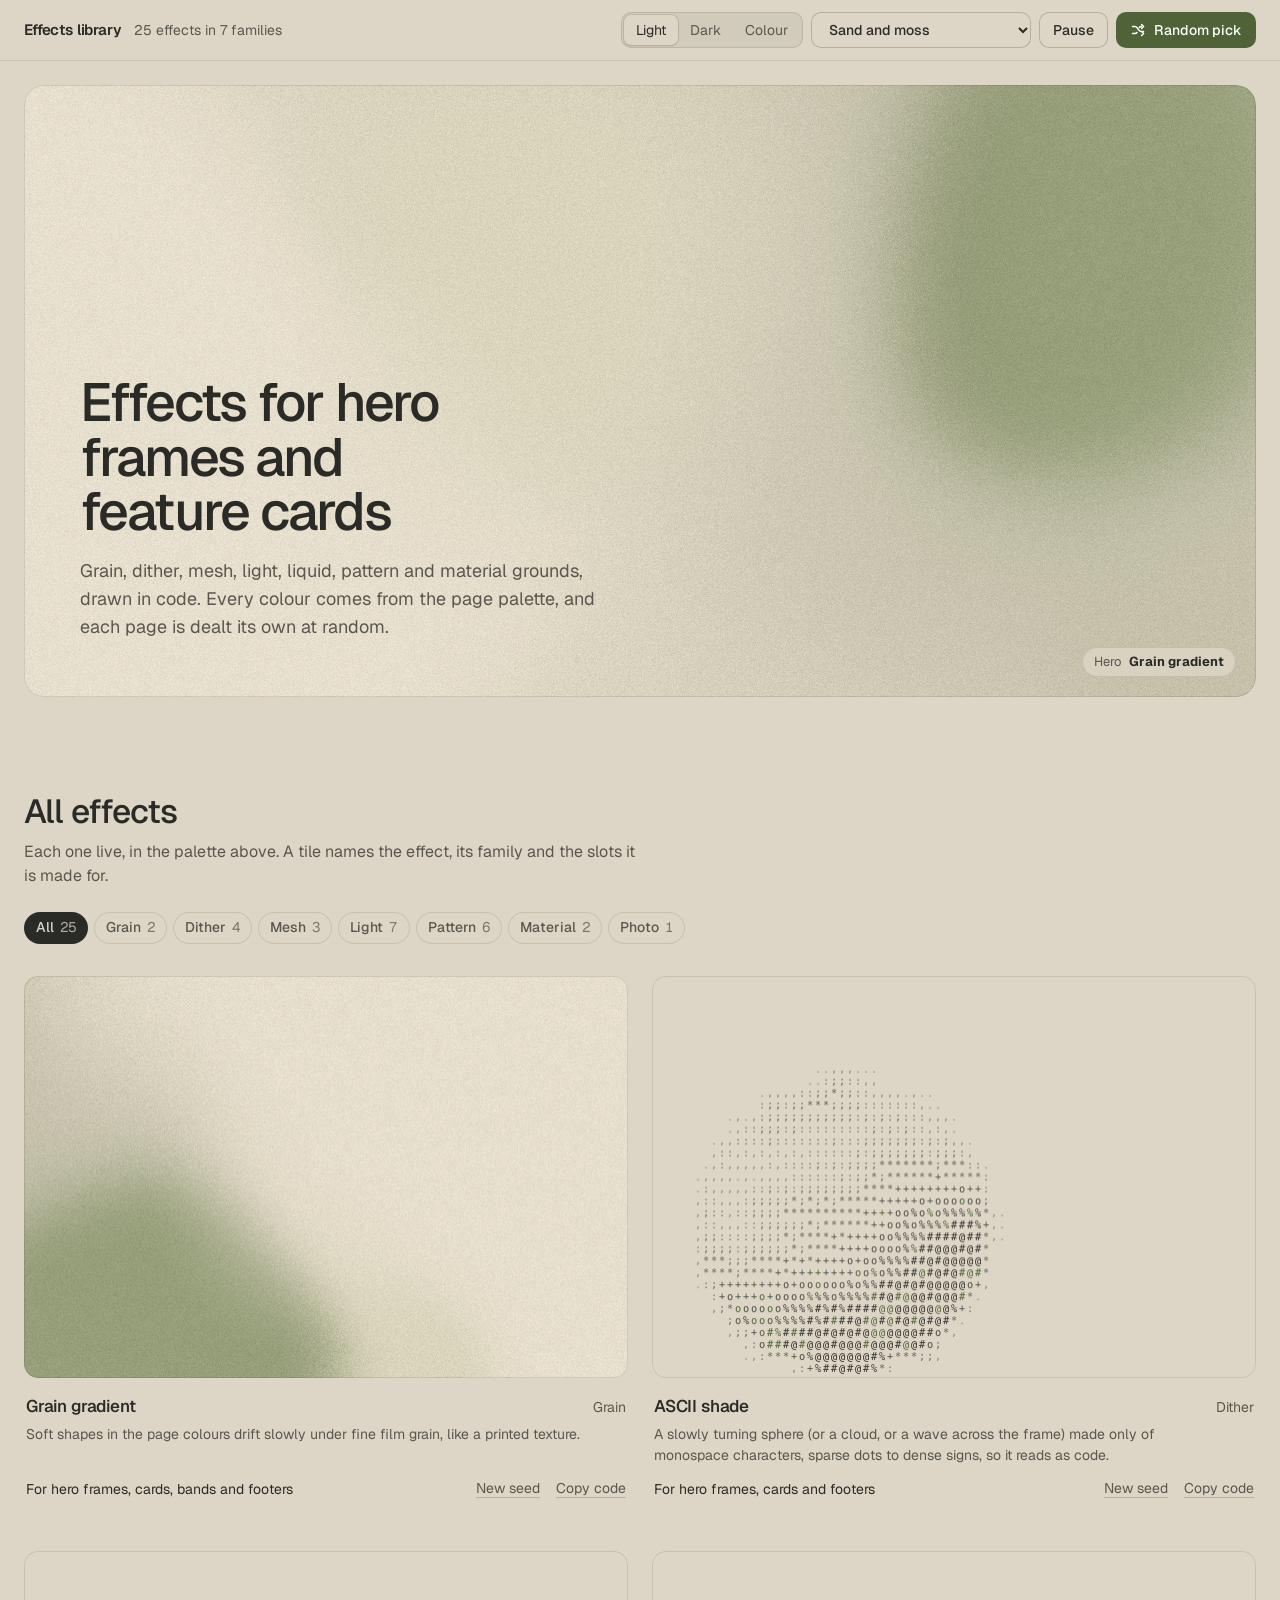
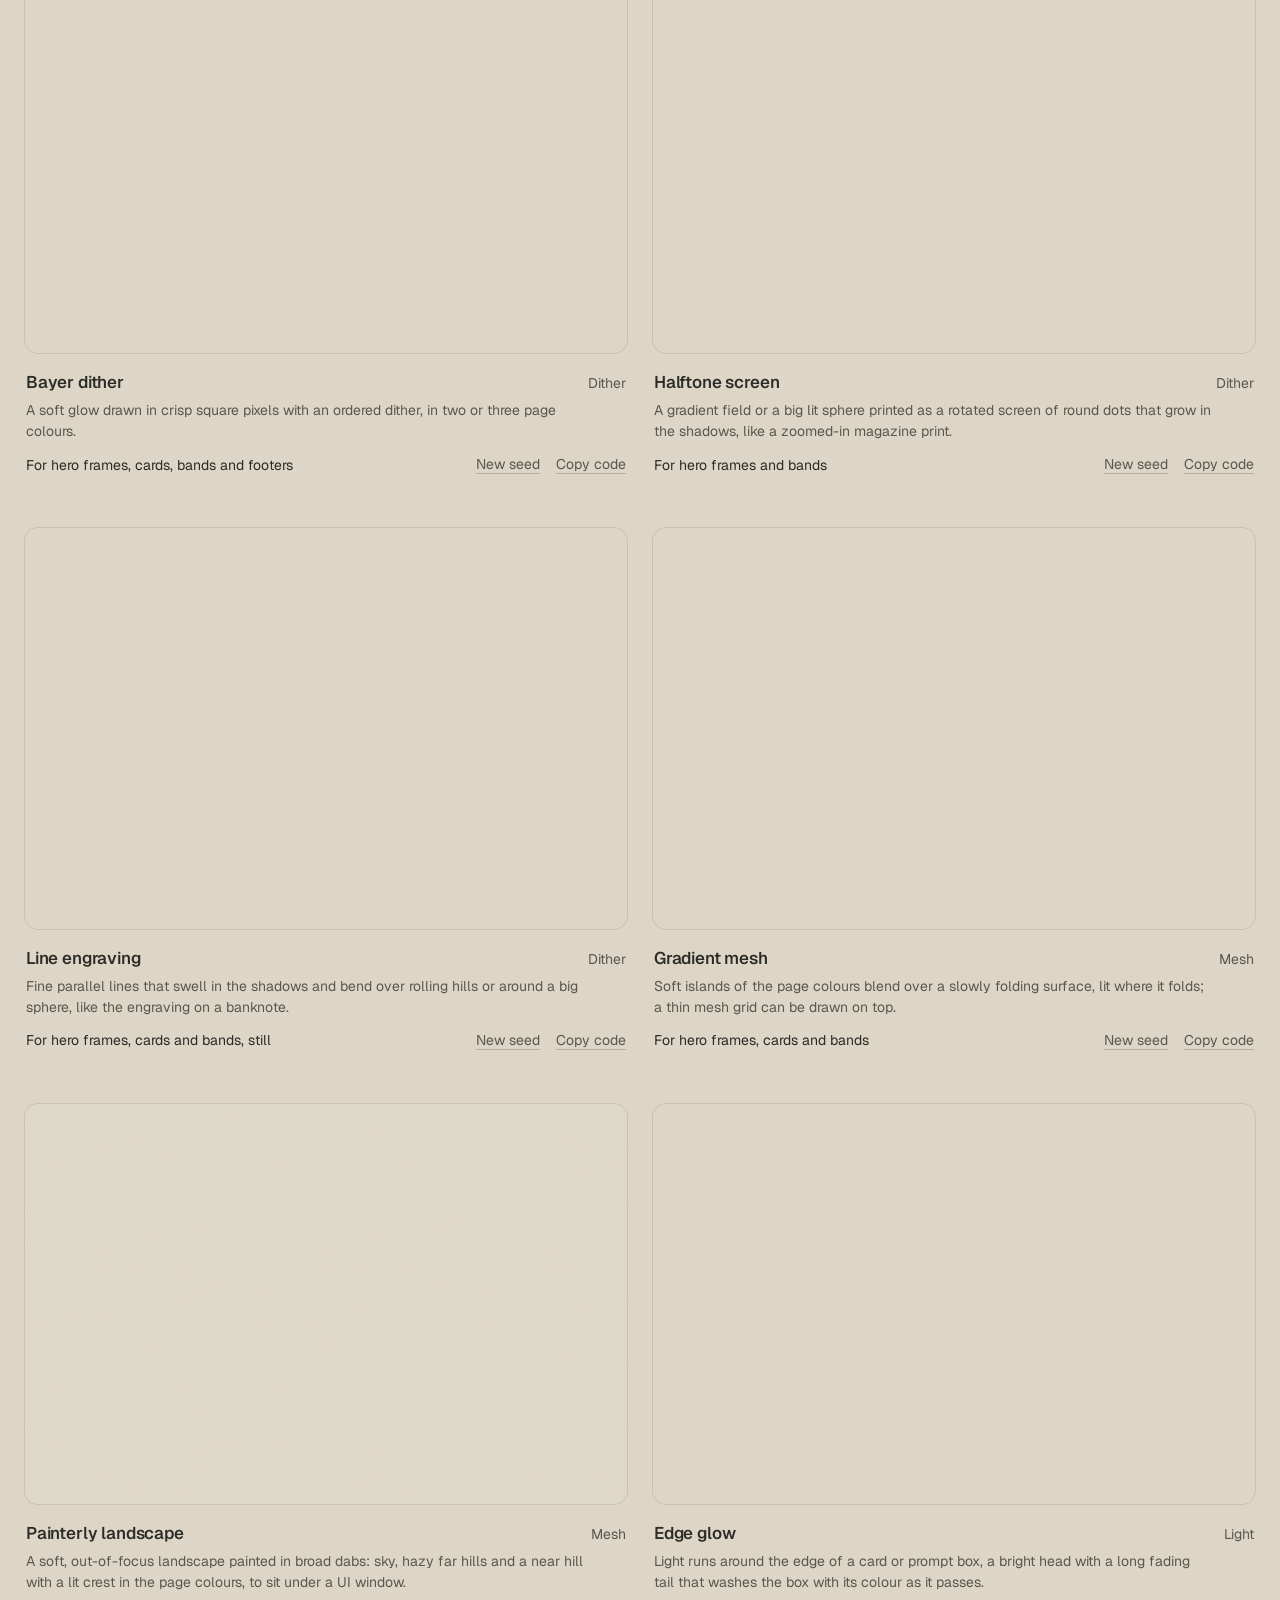
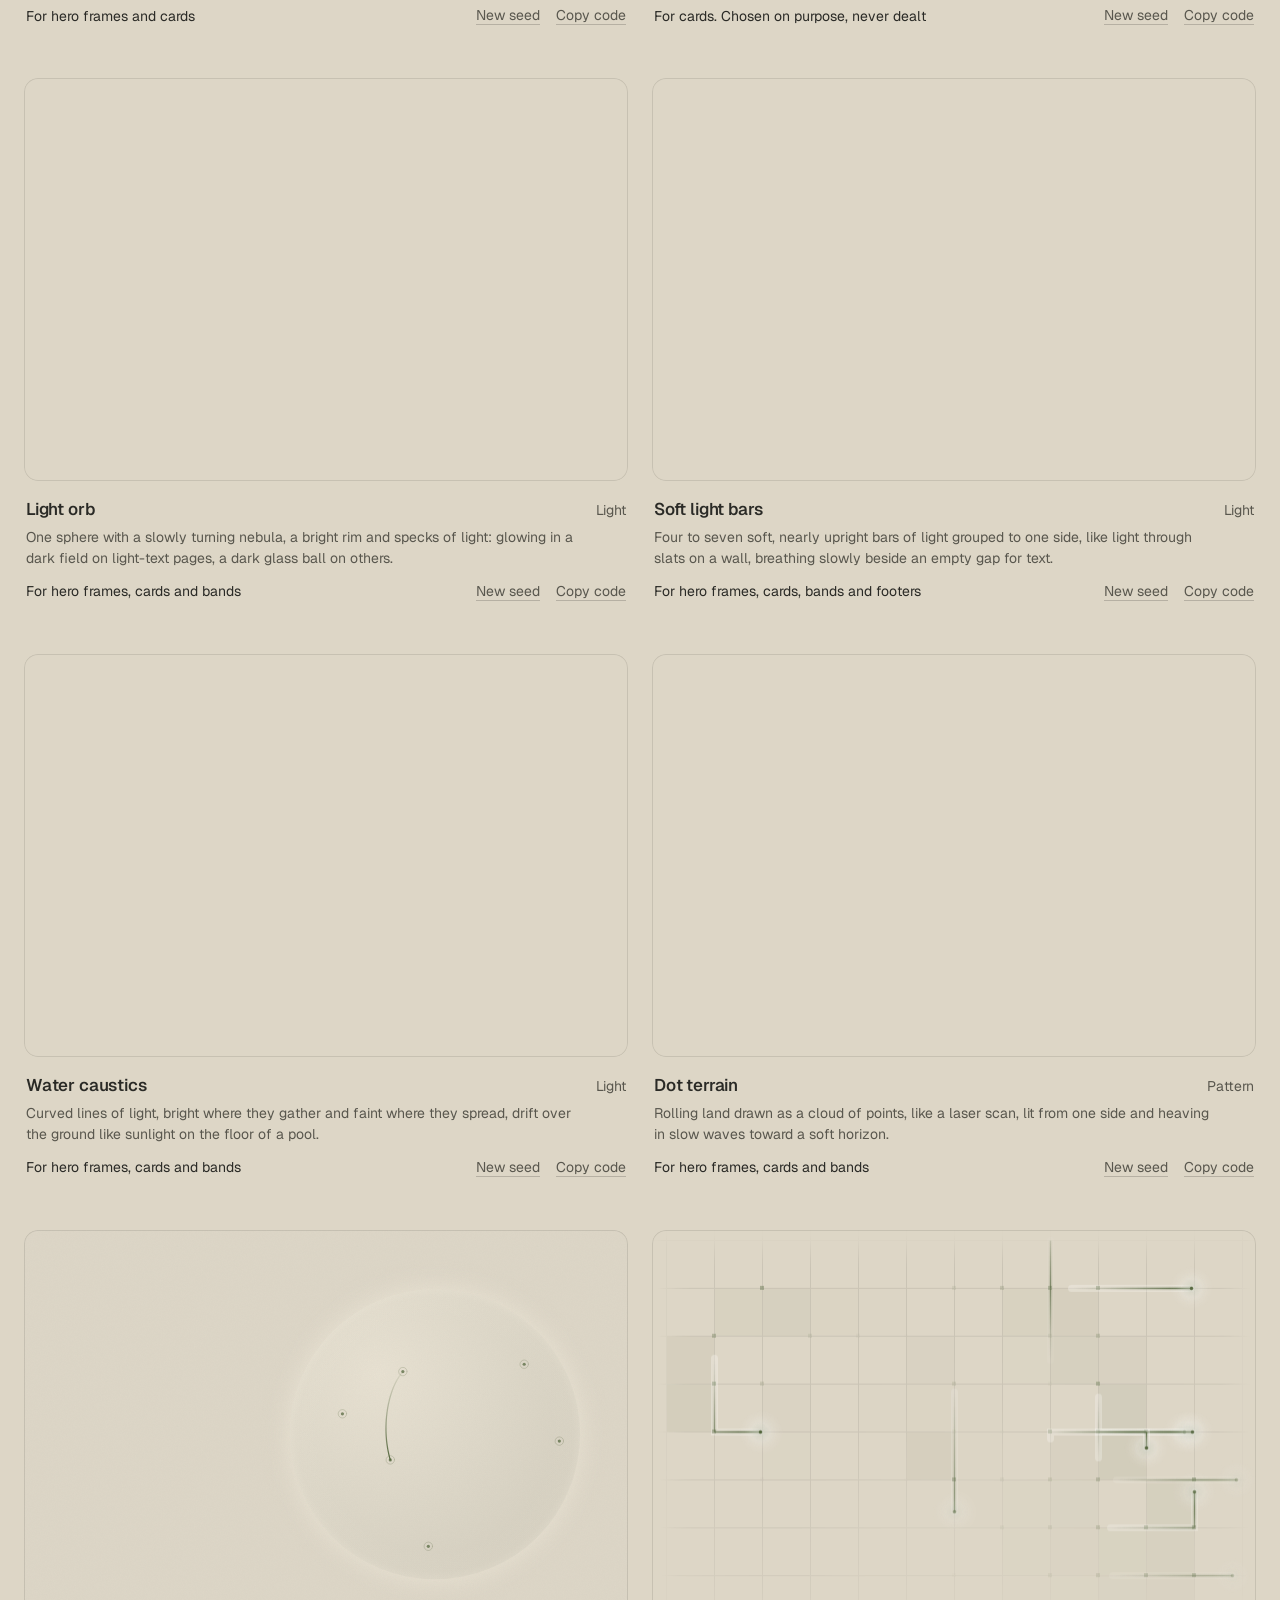
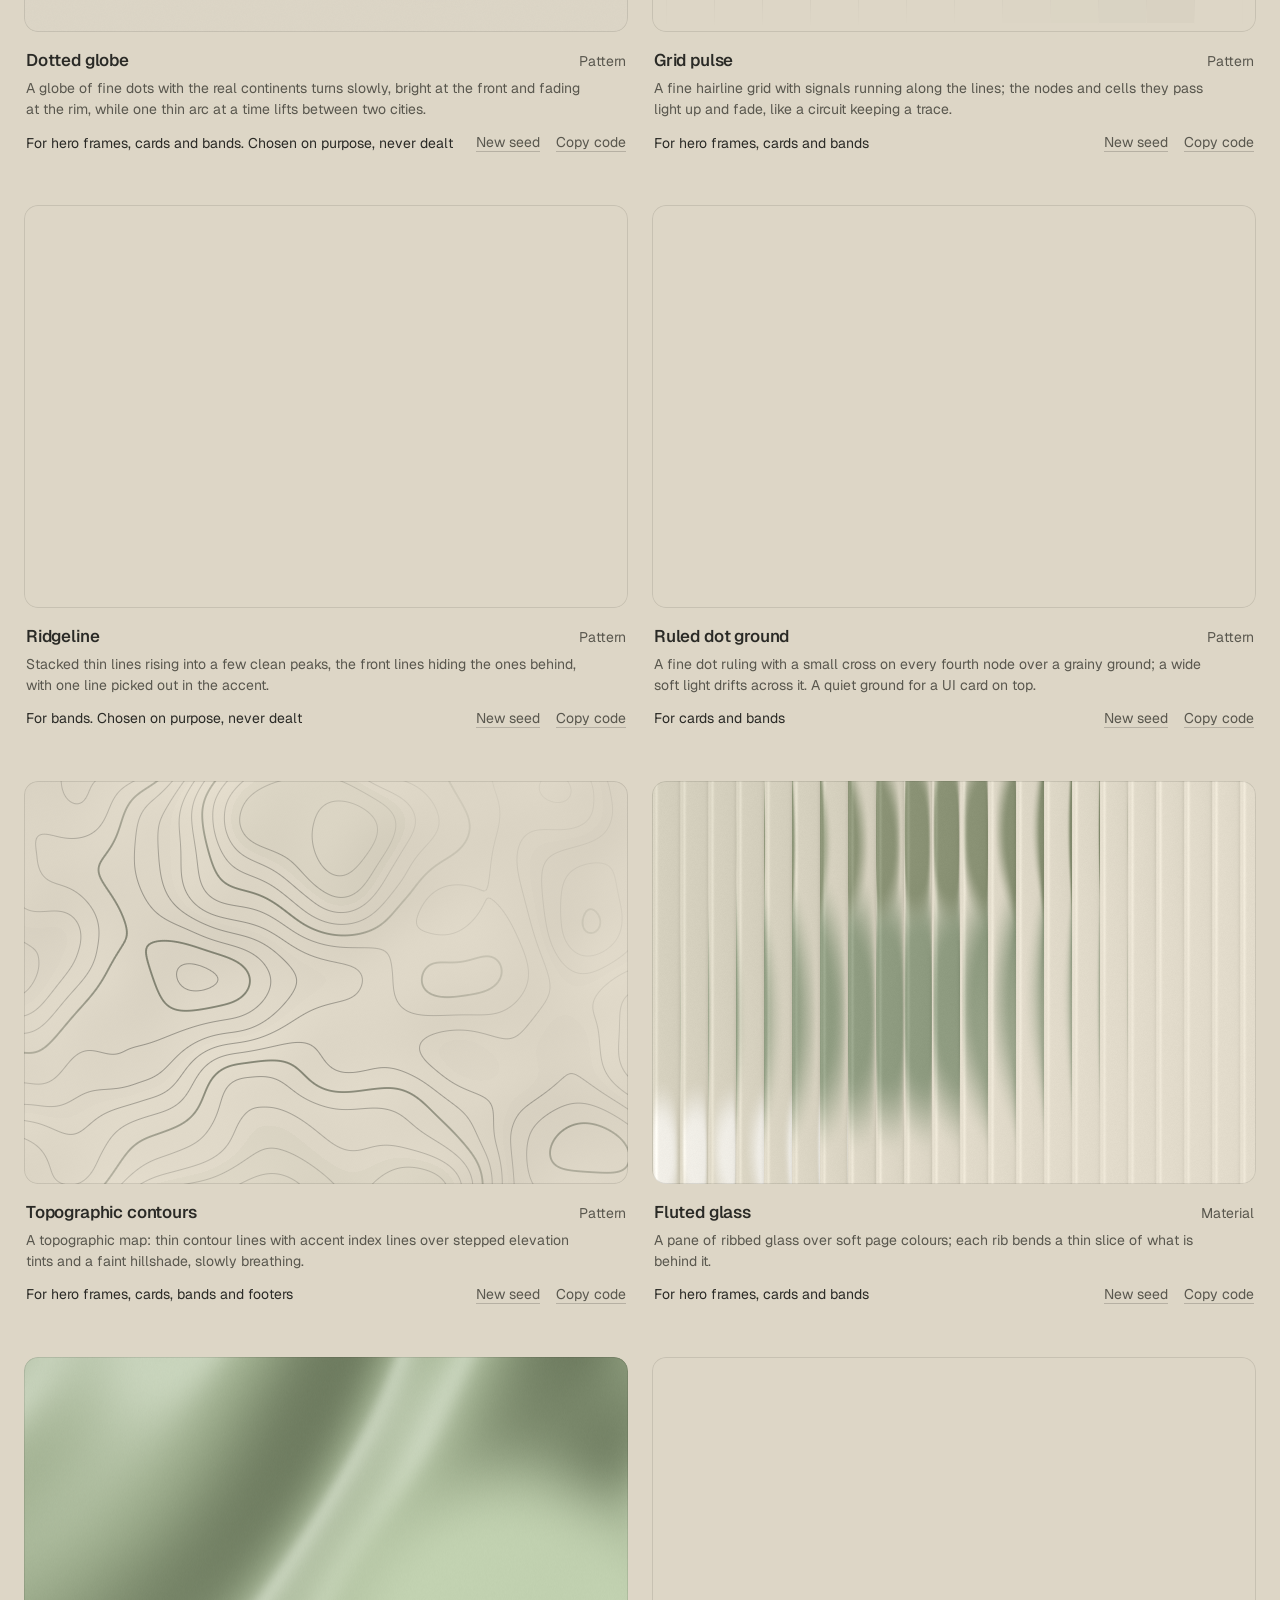
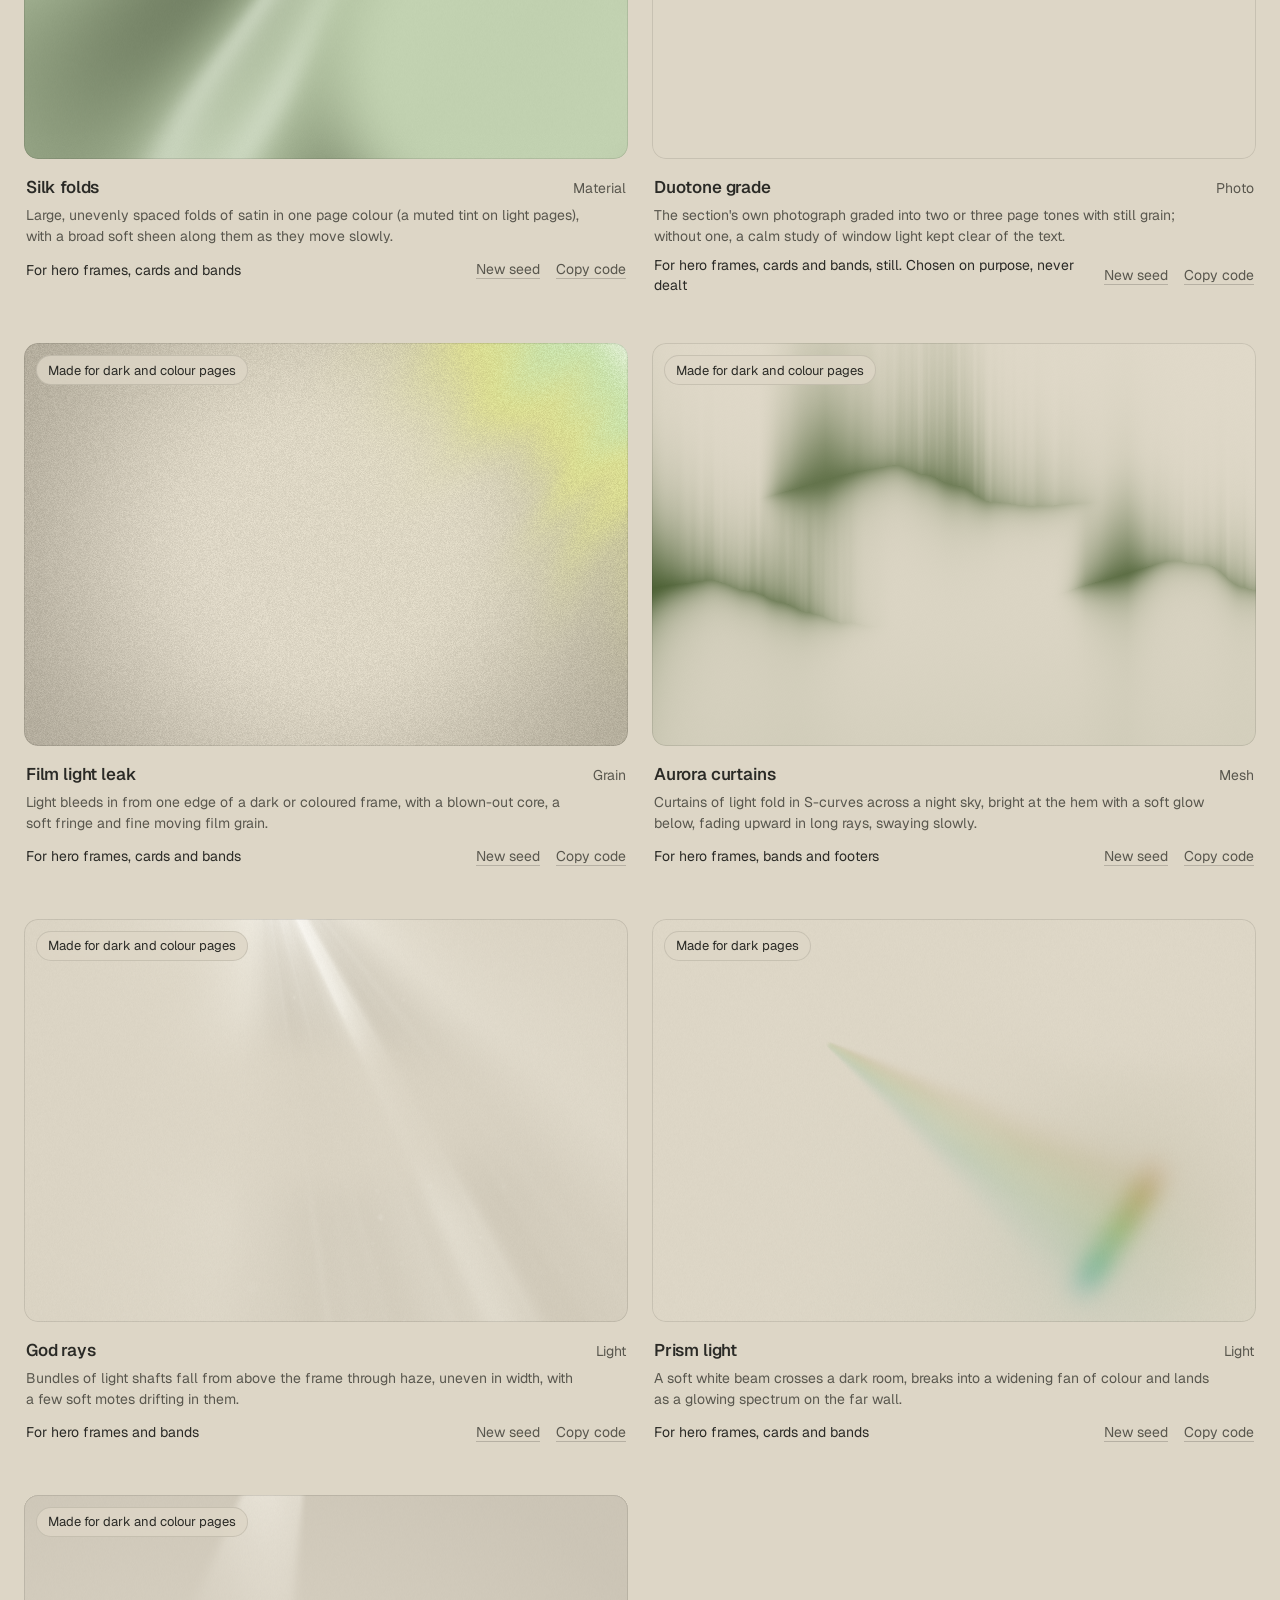
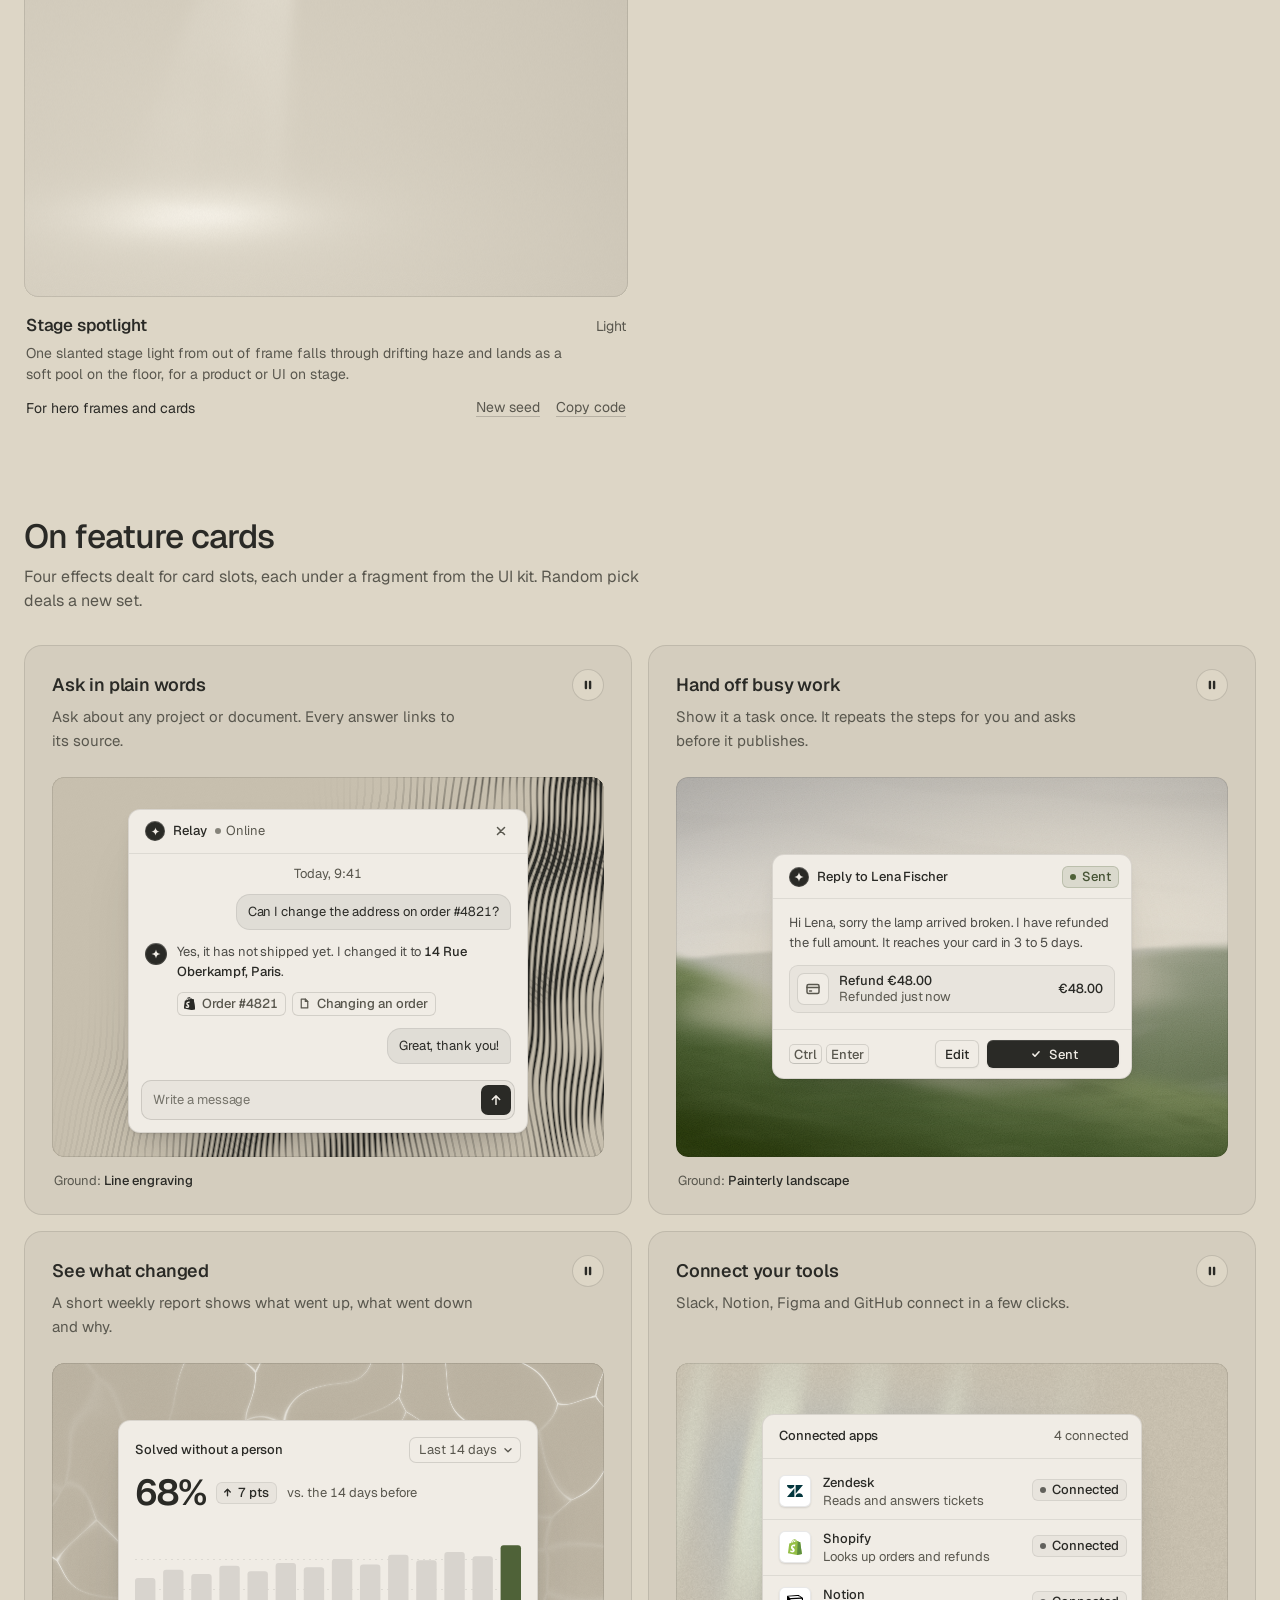
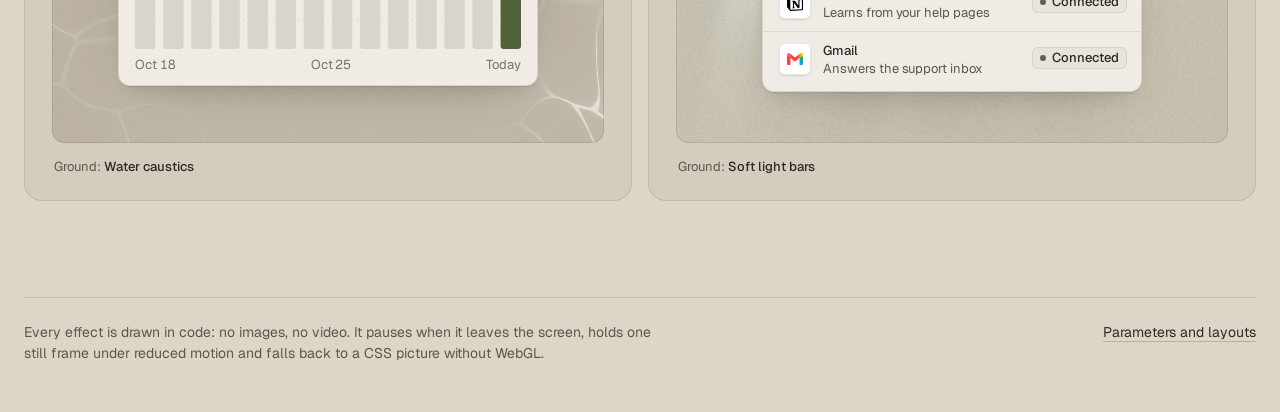
<file: .agents/skills/design-taste-frontend/assets/effects/gallery.html>
<!doctype html>
<html lang="en">
<head>
<script>window.__tpGlMax = 16;   /* a gallery shows many live effects at once; a page of a site keeps the default 4 (fx.js) */</script>
<meta charset="utf-8">
<meta name="viewport" content="width=device-width, initial-scale=1">
<title>Effects library</title>
<meta name="description" content="Effects drawn in code for hero frames, feature cards and bands, in the page palette.">
<link rel="icon" href="data:,">
<link rel="preconnect" href="https://fonts.googleapis.com">
<link rel="preconnect" href="https://fonts.gstatic.com" crossorigin>
<link href="https://fonts.googleapis.com/css2?family=Geist:wght@100..900&family=Geist+Mono:wght@100..900&display=swap" rel="stylesheet">
<style>
  /* the page palette; the script sets these from the palette switcher */
  :root {
    --bg: #ddd6c6; --surface: #d2cab8; --ink: #2a2a26; --muted: #59574e; --accent: #4f6238; --accent-ink: #ffffff;
    --card: #d2cab8; --panel: #cbc3b1; --win: #eeebe3; --win-surface: #e4e0d6;
    color-scheme: light;
  }
  @media (prefers-color-scheme: dark) {
    :root:not([data-theme="light"]) {
      --bg: #0a0d14; --surface: #131824; --ink: #e9edf3; --muted: #8891a1; --accent: #5ab9fc; --accent-ink: #0a0d14;
      --card: #131824; --panel: #0a0d14; --win: #1d2230; --win-surface: #262c3b;
      color-scheme: dark;
    }
  }
  :root[data-theme="dark"] {
    --bg: #0a0d14; --surface: #131824; --ink: #e9edf3; --muted: #8891a1; --accent: #5ab9fc; --accent-ink: #0a0d14;
    --card: #131824; --panel: #0a0d14; --win: #1d2230; --win-surface: #262c3b;
    color-scheme: dark;
  }
  :root {
    --line: color-mix(in oklab, var(--ink) 12%, transparent);
    --line-2: color-mix(in oklab, var(--ink) 22%, transparent);
    --chip: color-mix(in oklab, var(--ink) 6%, var(--bg));
    --font: "Geist", ui-sans-serif, system-ui, -apple-system, "Segoe UI", Roboto, "Helvetica Neue", Arial, sans-serif;
    --mono: "Geist Mono", ui-monospace, "SFMono-Regular", Consolas, monospace;
    --wrap: 1320px;
    --gut: 24px;
  }
  * { box-sizing: border-box; }
  html { -webkit-text-size-adjust: 100%; scroll-behavior: smooth; }
  @media (prefers-reduced-motion: reduce) { html { scroll-behavior: auto; } }
  body {
    margin: 0; background: var(--bg); color: var(--ink);
    font: 15px/1.5 var(--font); -webkit-font-smoothing: antialiased; font-feature-settings: "ss01" 0;
    overflow-x: hidden;
  }
  button, select { font: inherit; color: inherit; }
  :focus-visible { outline: 2px solid var(--accent); outline-offset: 2px; }
  .wrap { max-width: calc(var(--wrap) + 2 * var(--gut)); margin: 0 auto; padding: 0 var(--gut); }

  /* top bar */
  .top { position: sticky; top: 0; z-index: 50; background: color-mix(in oklab, var(--bg) 86%, transparent);
    backdrop-filter: blur(16px) saturate(1.2); -webkit-backdrop-filter: blur(16px) saturate(1.2); border-bottom: 1px solid var(--line); }
  .top-in { display: flex; align-items: center; gap: 12px 8px; padding-top: 12px; padding-bottom: 12px; }
  .top-in .controls { margin-left: auto; }
  .brand { display: flex; align-items: baseline; gap: 12px; min-width: 0; }
  .brand b { font-size: 15px; font-weight: 600; letter-spacing: -0.01em; white-space: nowrap; }
  .brand span { color: var(--muted); font-size: 14px; white-space: nowrap; }
  .controls { display: flex; align-items: center; gap: 8px; flex-wrap: wrap; }
  .seg { display: inline-flex; padding: 3px; border-radius: 10px; background: var(--chip); box-shadow: inset 0 0 0 1px var(--line); }
  .seg button { height: 30px; border: 0; background: transparent; padding: 0 12px; border-radius: 7px; cursor: pointer; color: var(--muted); font-size: 14px; }
  .seg button[aria-pressed="true"] { background: var(--bg); color: var(--ink); box-shadow: 0 0 0 1px var(--line), 0 1px 2px rgb(0 0 0 / 0.08); }
  .btn, .select {
    height: 36px; padding: 0 14px; border-radius: 10px; border: 0; background: var(--bg); color: var(--ink);
    box-shadow: inset 0 0 0 1px var(--line-2); cursor: pointer; display: inline-flex; align-items: center; gap: 8px;
    font-size: 14px; font-weight: 500; white-space: nowrap;
  }
  .btn:hover, .select:hover { box-shadow: inset 0 0 0 1px color-mix(in oklab, var(--ink) 38%, transparent); }
  .btn--primary { background: var(--accent); color: var(--accent-ink); box-shadow: none; }
  .btn--primary:hover { box-shadow: none; background: color-mix(in oklab, var(--accent) 88%, var(--ink)); }
  .btn svg { width: 16px; height: 16px; flex: none; }
  .select { max-width: 220px; padding-right: 10px; }

  /* hero: a dealt hero effect with text in its calm area */
  .hero { position: relative; margin-top: 24px; height: clamp(480px, 68vh, 660px); border-radius: 20px; overflow: hidden;
    display: flex; flex-direction: column; justify-content: flex-end; }
  .hero::after, .stage::after, .panel::after { content: ""; position: absolute; inset: 0; border-radius: inherit; box-shadow: inset 0 0 0 1px var(--line); pointer-events: none; z-index: 2; }
  .hero-copy { position: relative; z-index: 1; padding: 56px; max-width: 760px; }
  .hero h1 { max-width: 9.5em; margin: 0 0 18px; font-size: clamp(38px, 3.4vw + 10px, 62px); line-height: 1.02; letter-spacing: -0.035em; font-weight: 520; text-wrap: balance; }
  .hero p { margin: 0; max-width: 44ch; font-size: 18px; line-height: 28px; color: var(--muted); text-wrap: pretty; }
  .hero-tag { position: absolute; right: 20px; bottom: 20px; z-index: 3; }
  .tag { display: inline-flex; align-items: center; gap: 8px; height: 30px; padding: 0 12px; border-radius: 999px; font-size: 13px;
    background: color-mix(in oklab, var(--bg) 82%, transparent); color: var(--ink); box-shadow: inset 0 0 0 1px var(--line);
    backdrop-filter: blur(10px); -webkit-backdrop-filter: blur(10px); white-space: nowrap; }
  .tag span { color: var(--muted); }

  /* sections */
  section { padding-top: 96px; }
  .sec-head { display: flex; align-items: flex-end; justify-content: space-between; gap: 24px 48px; flex-wrap: wrap; margin-bottom: 32px; }
  .sec-head h2 { margin: 0 0 10px; font-size: clamp(28px, 1.2vw + 18px, 36px); line-height: 1.1; letter-spacing: -0.025em; font-weight: 520; }
  .sec-head p { margin: 0; color: var(--muted); max-width: 56ch; font-size: 16px; line-height: 24px; text-wrap: pretty; }
  .filters { display: flex; flex-wrap: wrap; gap: 6px; }
  .filters button { height: 32px; padding: 0 12px; border-radius: 999px; border: 0; cursor: pointer; font-size: 14px; color: var(--muted);
    background: transparent; box-shadow: inset 0 0 0 1px var(--line); }
  .filters button b { font-weight: 500; }
  .filters button span { margin-left: 6px; font-variant-numeric: tabular-nums; opacity: 0.75; }
  .filters button[aria-pressed="true"] { background: var(--ink); color: var(--bg); box-shadow: none; }

  /* the grid of every effect: one size of tile, labels under the picture */
  .grid { display: grid; grid-template-columns: repeat(2, minmax(0, 1fr)); gap: 48px 24px; }
  .tile { min-width: 0; display: flex; flex-direction: column; }
  .tile[hidden] { display: none; }
  .stage { position: relative; aspect-ratio: 3 / 2; border-radius: 14px; overflow: hidden; background: var(--bg); }
  .badge { position: absolute; top: 12px; left: 12px; z-index: 3; }
  .info { padding: 16px 2px 0; display: grid; gap: 6px; }
  .info-top { display: flex; align-items: baseline; justify-content: space-between; gap: 16px; }
  .info h3 { margin: 0; font-size: 17px; line-height: 24px; font-weight: 560; letter-spacing: -0.01em; }
  .fam { flex: none; font-size: 14px; color: var(--muted); }
  .look { margin: 0; color: var(--muted); font-size: 14px; line-height: 21px; max-width: 62ch; min-height: 42px;
    display: -webkit-box; -webkit-line-clamp: 2; -webkit-box-orient: vertical; overflow: hidden; }
  .info-foot { display: flex; align-items: center; justify-content: space-between; gap: 16px; margin-top: 2px; }
  .for { margin: 0; font-size: 14px; line-height: 20px; }
  .links { flex: none; display: flex; gap: 16px; }
  .links button { border: 0; background: none; padding: 4px 0; cursor: pointer; font-size: 14px; color: var(--muted);
    text-decoration: underline; text-decoration-color: var(--line-2); text-underline-offset: 4px; }
  .links button:hover { color: var(--ink); text-decoration-color: currentColor; }

  /* feature cards: an effect ground in the inset panel and a UI fragment on top */
  .cards { display: grid; grid-template-columns: repeat(2, minmax(0, 1fr)); gap: 16px; }
  .card { background: var(--card); border-radius: 18px; padding: 28px 28px 24px; box-shadow: inset 0 0 0 1px var(--line); display: flex; flex-direction: column; min-width: 0; }
  .card h3 { margin: 0 0 8px; font-size: 18px; line-height: 24px; font-weight: 560; letter-spacing: -0.01em; }
  .card > p:not(.ground) { margin: 0; color: var(--muted); font-size: 15px; line-height: 24px; max-width: 44ch; min-height: 48px; text-wrap: pretty; }
  .panel { position: relative; margin-top: 24px; height: 380px; border-radius: 12px; overflow: hidden; display: grid; place-items: center; padding: 32px; }
  .panel--bleed { place-items: end center; padding-bottom: 0; }
  .panel--bleed > .slot { margin-bottom: -48px; }
  .slot { position: relative; z-index: 1; max-width: 100%;
    --ui-font: var(--font); --ui-mono: var(--mono); --ui-radius: 12px;
    --fx-bg: var(--win); --fx-surface: var(--win-surface); --fx-ink: var(--ink); --fx-muted: var(--muted);
    --fx-accent: var(--accent); --fx-accent-ink: var(--accent-ink); }
  .ground { margin: 14px 2px 0; font-size: 13px; line-height: 20px; color: var(--muted); }
  .ground b { font-weight: 500; color: var(--ink); }

  .foot { padding-top: 96px; padding-bottom: 48px; }
  .foot-in > div { border-top: 1px solid var(--line); padding-top: 24px; display: flex; justify-content: space-between; gap: 16px 48px; flex-wrap: wrap; color: var(--muted); font-size: 14px; }
  .foot-in p { margin: 0; max-width: 72ch; }
  .foot a { color: var(--ink); text-underline-offset: 4px; text-decoration-color: var(--line-2); }
  .empty { padding: 64px 0; color: var(--muted); }

  .toast { position: fixed; left: 50%; bottom: 24px; z-index: 60; transform: translate(-50%, 16px); opacity: 0; pointer-events: none;
    max-width: calc(100vw - 32px); padding: 10px 16px; border-radius: 12px; background: var(--ink); color: var(--bg); font-size: 14px;
    transition: opacity .2s ease, transform .2s ease; }
  .toast.on { opacity: 1; transform: translate(-50%, 0); }

  @media (max-width: 1080px) {
    .hero-copy { padding: 40px; }
  }
  @media (max-width: 860px) {
    .grid, .cards { grid-template-columns: minmax(0, 1fr); }
    .grid { gap: 40px; }
  }
  @media (max-width: 720px) {
    :root { --gut: 16px; }
    .top { position: static; }
    .brand span, .select { display: none; }
    .top-in { display: grid; grid-template-columns: 1fr auto; grid-template-areas: "brand deal" "controls controls"; }
    .brand { grid-area: brand; }
    #deal { grid-area: deal; }
    .top-in .controls { grid-area: controls; margin-left: 0; flex-wrap: nowrap; }
    .seg { flex: 1; }
    .seg button { flex: 1; }
    .hero { margin-top: 16px; height: 560px; border-radius: 16px; }
    .hero-copy { padding: 28px 24px 72px; }
    .hero p { font-size: 16px; line-height: 24px; }
    .hero-tag { left: 24px; right: auto; bottom: 20px; }
    section { padding-top: 72px; }
    .card { padding: 20px; }
    .panel { height: 340px; padding: 20px 16px; }
    .info-foot { flex-wrap: wrap; }
  }
</style>
</head>
<body>
<header class="top">
  <div class="wrap top-in">
    <div class="brand"><b>Effects library</b><span id="count"></span></div>
    <div class="controls">
      <div class="seg" role="group" aria-label="Palette kind">
        <button type="button" data-kind="light">Light</button>
        <button type="button" data-kind="dark">Dark</button>
        <button type="button" data-kind="colour">Colour</button>
      </div>
      <select class="select" id="pal" aria-label="Palette"></select>
      <button type="button" class="btn" id="pause" aria-pressed="false">Pause</button>
    </div>
    <button type="button" class="btn btn--primary" id="deal">
        <svg viewBox="0 0 16 16" aria-hidden="true"><path d="M2.5 4.5h2.2c1.2 0 2 .6 2.7 1.6l1.2 1.8c.7 1 1.5 1.6 2.7 1.6h2.2M11.6 2.5l2 2-2 2M2.5 11.5h2.2c.9 0 1.6-.3 2.2-.9M11.6 9.5l2 2-2 2M9.3 5.4c.6-.6 1.3-.9 2.1-.9" fill="none" stroke="currentColor" stroke-width="1.5" stroke-linecap="round" stroke-linejoin="round"/></svg>
        Random pick
    </button>
  </div>
</header>

<main>
  <div class="wrap">
    <div class="hero" id="hero">
      <div class="hero-copy">
        <h1>Effects for hero frames and feature cards</h1>
        <p id="lede">Grain, dither, mesh, light, liquid, pattern and material grounds, drawn in code. Every colour comes from the page palette, and each page is dealt its own at random.</p>
      </div>
      <div class="hero-tag"><span class="tag" id="hero-tag"><span>Hero</span> <b></b></span></div>
    </div>
  </div>

  <section id="all">
    <div class="wrap">
      <div class="sec-head">
        <div>
          <h2>All effects</h2>
          <p>Each one live, in the palette above. A tile names the effect, its family and the slots it is made for.</p>
        </div>
        <div class="filters" id="filters" role="group" aria-label="Family"></div>
      </div>
      <div class="grid" id="grid"></div>
    </div>
  </section>

  <section id="cards">
    <div class="wrap">
      <div class="sec-head">
        <div>
          <h2>On feature cards</h2>
          <p>Four effects dealt for card slots, each under a fragment from the UI kit. Random pick deals a new set.</p>
        </div>
      </div>
      <div class="cards">
        <article class="card">
          <h3>Ask in plain words</h3>
          <p>Ask about any project or document. Every answer links to its source.</p>
          <div class="panel" data-card="0"><div class="slot" data-ui-load="chat"></div></div>
          <p class="ground">Ground: <b></b></p>
        </article>
        <article class="card">
          <h3>Hand off busy work</h3>
          <p>Show it a task once. It repeats the steps for you and asks before it publishes.</p>
          <div class="panel" data-card="1"><div class="slot" data-ui-load="cursor"></div></div>
          <p class="ground">Ground: <b></b></p>
        </article>
        <article class="card">
          <h3>See what changed</h3>
          <p>A short weekly report shows what went up, what went down and why.</p>
          <div class="panel" data-card="2"><div class="slot" data-ui-load="stat"></div></div>
          <p class="ground">Ground: <b></b></p>
        </article>
        <article class="card">
          <h3>Connect your tools</h3>
          <p>Slack, Notion, Figma and GitHub connect in a few clicks.</p>
          <div class="panel" data-card="3"><div class="slot" data-ui-load="integrations"></div></div>
          <p class="ground">Ground: <b></b></p>
        </article>
      </div>
    </div>
  </section>

  <footer class="foot">
    <div class="wrap foot-in"><div>
      <p>Every effect is drawn in code: no images, no video. It pauses when it leaves the screen, holds one still frame under reduced motion and falls back to a CSS picture without WebGL.</p>
      <p><a id="lab" href="lab.html">Parameters and layouts</a></p>
    </div></div>
  </footer>
</main>
<div class="toast" id="toast" role="status" aria-live="polite"></div>

<script id="paths" type="application/json">{"fx": "./", "ui": "../ui/"}</script>
<script id="palettes" type="application/json">[{"id":"white-link-blue","name":"Sheet and biro","bg":"#ffffff","surface":"#f4f4f4","ink":"#111111","muted":"#6b6b6b","accent":"#1a4be0","accentInk":"#ffffff"},{"id":"cool-white-slate","name":"Frost and slate","bg":"#f7f9fa","surface":"#ecf0f2","ink":"#1f3038","muted":"#5d6b72","accent":"#0d7480","accentInk":"#ffffff"},{"id":"rose-grey-green","name":"Rose grey, green","bg":"#ebe5e3","surface":"#e1dad7","ink":"#2b2622","muted":"#6a615d","accent":"#0f7d45","accentInk":"#ffffff"},{"id":"paper-grey-brass","name":"Newsprint and brass","bg":"#e8e8e3","surface":"#dcdcd6","ink":"#181715","muted":"#63625c","accent":"#bfb21a","accentInk":"#181715"},{"id":"stone-blueprint","name":"Stone and blueprint","bg":"#dfdedb","surface":"#d3d2ce","ink":"#26251e","muted":"#5f5d55","accent":"#2456d6","accentInk":"#ffffff"},{"id":"white-navy-tab","name":"Navy on white","bg":"#ffffff","surface":"#f4f4f2","ink":"#1f2b4d","muted":"#6a7186","accent":"#f7941d","accentInk":"#1f2b4d"},{"id":"three-stones","name":"Three stones","bg":"#eeecea","surface":"#e4e1dd","ink":"#333231","muted":"#6b6763","accent":"#5c6b54","accentInk":"#ffffff"},{"id":"putty-black-teal","name":"Putty and black","bg":"#dedad3","surface":"#d3cec6","ink":"#0a0a0a","muted":"#5c5852","accent":"#256f82","accentInk":"#ffffff"},{"id":"moss-sand","name":"Sand and moss","bg":"#ddd6c6","surface":"#d2cab8","ink":"#2a2a26","muted":"#59574e","accent":"#4f6238","accentInk":"#ffffff"},{"id":"green-mat-chocolate","name":"Bone, green, chocolate","bg":"#e5e1d8","surface":"#dad5ca","ink":"#2a1d17","muted":"#6b5b51","accent":"#456f3a","accentInk":"#ffffff"},{"id":"lunar-grey-bronze","name":"Lunar and bronze","bg":"#111111","surface":"#1c1c1c","ink":"#f2f2f2","muted":"#8f8f8f","accent":"#a08672","accentInk":"#111111"},{"id":"blue-black-cornflower","name":"Night and sky blue","bg":"#0a0d14","surface":"#131824","ink":"#e9edf3","muted":"#8891a1","accent":"#5ab9fc","accentInk":"#0a0d14"},{"id":"green-black-bone","name":"Green-black and bone","bg":"#161c1a","surface":"#1f2725","ink":"#e3e2da","muted":"#8e948d","accent":"#9fc7b8","accentInk":"#161c1a"},{"id":"black-crimson","name":"Black and crimson","bg":"#0a0a0a","surface":"#151515","ink":"#efefef","muted":"#8c8c8c","accent":"#b11226","accentInk":"#ffffff"},{"id":"forest-pale-lime","name":"Forest and lime","bg":"#0f1f10","surface":"#162a17","ink":"#ffffff","muted":"#9aa39a","accent":"#c6f19d","accentInk":"#0f1f10"},{"id":"charcoal-room-sage","name":"Charcoal and sage","bg":"#1c1c1c","surface":"#262626","ink":"#f1f1ef","muted":"#9a9b96","accent":"#8fa68e","accentInk":"#1c1c1c"},{"id":"warm-black-gold","name":"Warm black, gold","bg":"#0c0a08","surface":"#181512","ink":"#ffffff","muted":"#8f8a84","accent":"#c9a45a","accentInk":"#0c0a08"},{"id":"graphite-safety-orange","name":"Graphite and orange","bg":"#18191b","surface":"#222427","ink":"#eff0f1","muted":"#9c9ea3","accent":"#ff4a1f","accentInk":"#18191b"},{"id":"soot-pale-lime","name":"Soot and lime","bg":"#0f0f0f","surface":"#1a1a1a","ink":"#ffffff","muted":"#8f8f8f","accent":"#dafa9c","accentInk":"#0f0f0f"},{"id":"plum-black-pink","name":"Plum-black and pink","bg":"#0d060b","surface":"#1b0e17","ink":"#ffffff","muted":"#9a8f97","accent":"#ff488b","accentInk":"#0d060b"},{"id":"white-signal-red","name":"Signal red, white","bg":"#ffffff","surface":"#f2f2f2","ink":"#0a0a0a","muted":"#6b6b6b","accent":"#d92b21","accentInk":"#ffffff"},{"id":"white-mint-tiles","name":"Greys and mint","bg":"#ffffff","surface":"#f3f3f3","ink":"#232323","muted":"#6e6e6e","accent":"#a1ffcb","accentInk":"#232323"},{"id":"cool-grey-cobalt","name":"Cool grey, cobalt","bg":"#eef0f3","surface":"#e2e5ea","ink":"#0b0c0e","muted":"#5d6470","accent":"#1f2de6","accentInk":"#ffffff"},{"id":"offwhite-bottle-yellow","name":"Bottle ink, yellow","bg":"#f7f7f7","surface":"#ebebeb","ink":"#0d2a1c","muted":"#5f6b64","accent":"#f6e016","accentInk":"#0d2a1c"},{"id":"teal-on-paper","name":"Teal on paper","bg":"#f7f9f8","surface":"#ebf0ee","ink":"#06525c","muted":"#2f737d","accent":"#06525c","accentInk":"#f7f9f8"},{"id":"navy-pink","name":"Navy and pink","bg":"#1a2039","surface":"#212846","ink":"#f9a3c0","muted":"#b9879c","accent":"#f9a3c0","accentInk":"#1a2039"},{"id":"blush-aubergine","name":"Blush and aubergine","bg":"#edccbe","surface":"#e8c2b2","ink":"#351a2b","muted":"#6c4857","accent":"#351a2b","accentInk":"#edccbe"},{"id":"cobalt-on-sand","name":"Cobalt on sand","bg":"#e6dbc7","surface":"#ddd0b9","ink":"#062b8a","muted":"#3a5aa8","accent":"#062b8a","accentInk":"#e6dbc7"},{"id":"oxblood-grey","name":"Oxblood and grey","bg":"#e2e2e2","surface":"#d6d6d6","ink":"#7d0c14","muted":"#7a4a4e","accent":"#7d0c14","accentInk":"#e2e2e2"},{"id":"olive-on-bone","name":"Olive on bone","bg":"#ecebe7","surface":"#e1dfd9","ink":"#38450f","muted":"#5d683a","accent":"#38450f","accentInk":"#ecebe7"},{"id":"burgundy-bubblegum","name":"Burgundy and bubblegum","bg":"#3d0012","surface":"#4d0519","ink":"#ff99d3","muted":"#c77aa0","accent":"#ff99d3","accentInk":"#3d0012"},{"id":"bottle-green-gold","name":"Bottle green, gold","bg":"#133621","surface":"#1a4429","ink":"#f4d96c","muted":"#b3a55e","accent":"#f4d96c","accentInk":"#133621"},{"id":"cobalt-field","name":"Cobalt field","bg":"#0034eb","surface":"#002fd6","ink":"#ffffff","muted":"#dfe4f2","accent":"#e9e34a","accentInk":"#111111"},{"id":"mustard-field","name":"Mustard and black","bg":"#e1ac10","surface":"#cd9d0f","ink":"#0b0b0b","muted":"#4d3d0a","accent":"#24338f","accentInk":"#ffffff"},{"id":"carmine-field","name":"Carmine field","bg":"#9c1220","surface":"#8a101c","ink":"#ffffff","muted":"#f0b9bd","accent":"#ffd9dc","accentInk":"#9c1220"},{"id":"pink-field-lime","name":"Bubblegum and lime","bg":"#ff87ab","surface":"#ff739d","ink":"#0a0a0a","muted":"#6b1f3a","accent":"#def915","accentInk":"#0a0a0a"},{"id":"sky-field-navy","name":"Sky and navy","bg":"#6bb4ee","surface":"#7dbdf0","ink":"#0e1822","muted":"#1b3d5c","accent":"#ff5a1f","accentInk":"#0e1822"},{"id":"orange-field-black","name":"Orange and black","bg":"#ff7a1f","surface":"#ff8633","ink":"#050f16","muted":"#5a2306","accent":"#050f16","accentInk":"#ff7a1f"},{"id":"tobacco-olive","name":"Tobacco and olive","bg":"#472913","surface":"#55321a","ink":"#e4e0cf","muted":"#b39f84","accent":"#525e1b","accentInk":"#e4e0cf"},{"id":"poster-chapters","name":"Poster chapters","bg":"#e6e0d2","surface":"#dcd5c5","ink":"#1a1a1a","muted":"#5f5b52","accent":"#18bc42","accentInk":"#1a1a1a"},{"id":"blue-red-black","name":"Blue, red, black","bg":"#ffffff","surface":"#f3f3f3","ink":"#0a0a0a","muted":"#6b6b6b","accent":"#1f30e0","accentInk":"#ffffff"},{"id":"charcoal-primaries","name":"Charcoal and primaries","bg":"#191919","surface":"#242424","ink":"#ffffff","muted":"#9a9a9a","accent":"#0c7866","accentInk":"#ffffff"},{"id":"ultramarine-yellow","name":"Ultramarine and yellow","bg":"#1423b8","surface":"#1220a6","ink":"#ffffff","muted":"#e4e2d6","accent":"#1fc27a","accentInk":"#0a0a0a"},{"id":"candy-chapters","name":"Candy chapters","bg":"#ffd249","surface":"#f5c63c","ink":"#0a0a0a","muted":"#5e4a0a","accent":"#f53fd6","accentInk":"#0a0a0a"},{"id":"orange-sky-lime","name":"Orange, sky, lime","bg":"#ff8126","surface":"#ff8d3a","ink":"#111111","muted":"#5c2a05","accent":"#de194b","accentInk":"#ffffff"},{"id":"post-red-mustard","name":"Post red, mustard","bg":"#e2dccf","surface":"#d7d0c1","ink":"#2a1110","muted":"#6b524c","accent":"#4a6f84","accentInk":"#ffffff"},{"id":"mint-orange-grey","name":"Grey, mint, orange","bg":"#ffffff","surface":"#f5f5f5","ink":"#000000","muted":"#666666","accent":"#a7ff9c","accentInk":"#000000"},{"id":"report-blocks","name":"Report blocks","bg":"#ffffff","surface":"#f6f6f6","ink":"#000000","muted":"#5f5f5f","accent":"#fe7141","accentInk":"#000000"},{"id":"card-pastels","name":"Card pastels","bg":"#f7f7f5","surface":"#ebebe8","ink":"#000000","muted":"#666662","accent":"#d0106f","accentInk":"#ffffff"},{"id":"mint-pink-accounts","name":"Mint and pink","bg":"#f8f8f8","surface":"#eeeeee","ink":"#0a0a0a","muted":"#6a6a6a","accent":"#1f6b3a","accentInk":"#ffffff"},{"id":"swap-pastels","name":"Swapping pastels","bg":"#c3d7e5","surface":"#d0e0eb","ink":"#141414","muted":"#4a5068","accent":"#0f5257","accentInk":"#ffffff"},{"id":"blush-sage-slate","name":"Blush, sage, slate","bg":"#a6b3bc","surface":"#b2bdc5","ink":"#1c1c1c","muted":"#38424a","accent":"#2c3620","accentInk":"#e3e2da"},{"id":"candy-on-black","name":"Candy on black","bg":"#000000","surface":"#0d0d0d","ink":"#ffffff","muted":"#999999","accent":"#93f1f7","accentInk":"#000000"},{"id":"sky-sand","name":"Sky and sand","bg":"#cbe4f2","surface":"#bcdcee","ink":"#0a0a0a","muted":"#44606e","accent":"#b0298f","accentInk":"#ffffff"},{"id":"studio-grey","name":"Studio grey","bg":"#a8a8aa","surface":"#b4b4b6","ink":"#0e0e0e","muted":"#3a3a3c","accent":"#1f5c49","accentInk":"#ffffff"},{"id":"walnut-tan","name":"Walnut and tan","bg":"#2b2216","surface":"#382d1e","ink":"#e4e2da","muted":"#a39a8b","accent":"#bda38b","accentInk":"#2b2216"}]</script>
<script id="presets" type="application/json">{"light":"moss-sand","dark":"blue-black-cornflower","colour":"cobalt-field"}</script>
<script type="module">
  const $ = s => document.querySelector(s);
  const PATHS = JSON.parse($('#paths').textContent);
  const PALETTES = JSON.parse($('#palettes').textContent);
  const PRESETS = JSON.parse($('#presets').textContent);
  const byId = Object.fromEntries(PALETTES.map(p => [p.id, p]));
  const q = new URLSearchParams(location.search);

  const [{ default: fx }, { pick }] = await Promise.all([import(PATHS.fx + 'fx.js'), import(PATHS.fx + 'pick.js')]);
  const ui = await import(PATHS.ui + 'ui.js').then(m => m.default).catch(() => null);

  $('#lab').href = PATHS.fx + 'lab.html';
  if (q.has('fallback')) fx.config.forceFallback = true;
  if (q.has('webgl1')) fx.config.forceWebGL1 = true;
  if (q.has('time')) fx.setClock(+q.get('time'));

  const FAMILIES = { grain: 'Grain', dither: 'Dither', mesh: 'Mesh', light: 'Light', liquid: 'Liquid', pattern: 'Pattern', material: 'Material', photo: 'Photo' };
  const ORDER = Object.keys(FAMILIES);
  const SLOT_WORDS = { hero: 'hero frames', card: 'cards', band: 'bands', footer: 'footers' };
  const SLOT_ORDER = ['hero', 'card', 'band', 'footer'];
  const KIND_WORDS = { light: 'light', dark: 'dark', colour: 'colour' };
  // seeds that show each effect well in the grid; New seed on a tile deals another
  const SEEDS = {};
  const famName = f => FAMILIES[f] || f[0].toUpperCase() + f.slice(1);
  const andList = a => (a.length < 2 ? a.join('') : `${a.slice(0, -1).join(', ')} and ${a[a.length - 1]}`);

  const tiles = [];
  const cards = [...document.querySelectorAll('[data-card]')].map(el => ({ el, label: el.parentElement.querySelector('.ground b'), ctrl: null, id: null }));
  const hero = { el: $('#hero'), label: $('#hero-tag b'), ctrl: null, id: null };
  let index = null, palette = null, kind = 'light', paused = false, family = q.get('family') || '';

  /* ---------------------------------------------------------------- palette */
  function initialPalette() {
    const key = q.get('palette');
    if (key) return byId[PRESETS[key] || key] || byId[PRESETS.light];
    const dark = window.matchMedia && matchMedia('(prefers-color-scheme: dark)').matches;
    return byId[PRESETS[dark ? 'dark' : 'light']] || PALETTES[0];
  }
  // the card, its inset panel and the UI window on it, all from the page palette
  function derived(p, k) {
    const c = fx.color;
    if (k === 'light') return { card: c.mix(p.bg, p.ink, 0.045), panel: c.mix(p.surface, p.ink, 0.06), win: c.mix(p.bg, '#ffffff', 0.55), winSurface: c.mix(p.bg, '#ffffff', 0.25) };
    if (k === 'dark') return { card: c.mix(p.bg, p.ink, 0.05), panel: p.bg, win: c.mix(p.surface, p.ink, 0.07), winSurface: c.mix(p.surface, p.ink, 0.12) };
    return { card: c.mix(p.bg, p.ink, 0.07), panel: p.bg, win: c.mix(p.surface, p.ink, 0.12), winSurface: c.mix(p.surface, p.ink, 0.18) };
  }
  const cardPalette = () => { const d = derived(palette, kind); return fx.normalizePalette({ ...palette, bg: d.panel, surface: d.card }); };

  function applyVars() {
    const r = document.documentElement;
    const d = derived(palette, kind);
    const vars = { bg: palette.bg, surface: palette.surface, ink: palette.ink, muted: palette.muted, accent: palette.accent, 'accent-ink': palette.accentInk,
      card: d.card, panel: d.panel, win: d.win, 'win-surface': d.winSurface };
    for (const [k, v] of Object.entries(vars)) r.style.setProperty('--' + k, v);
    r.dataset.theme = kind === 'light' ? 'light' : 'dark';
    r.style.colorScheme = kind === 'light' ? 'light' : 'dark';
    for (const b of document.querySelectorAll('.seg button')) b.setAttribute('aria-pressed', String(b.dataset.kind === kind));
    $('#pal').value = palette.id;
  }

  // a controller may come back as a promise when the effect remounts to change colour
  function hold(holder, result) {
    if (result && typeof result.then === 'function') result.then(c => { holder.ctrl = c; if (paused) c.pause(); });
  }

  function setPalette(p) {
    const before = kind;
    palette = p;
    kind = fx.paletteKind(p);
    applyVars();
    if (kind !== before) order();
    const pal = fx.normalizePalette(p);
    for (const t of tiles) {
      fitBadge(t);
      if (t.ctrl) hold(t, t.ctrl.setPalette(pal));
    }
    if (kind !== before) deal();
    else {
      if (hero.ctrl) hold(hero, hero.ctrl.setPalette(pal));
      for (const c of cards) if (c.ctrl) hold(c, c.ctrl.setPalette(cardPalette()));
    }
    syncUrl();
  }

  /* ---------------------------------------------------------------- tiles */
  function fitBadge(t) {
    const fits = t.meta.palettes.includes(kind);
    t.badge.hidden = fits;
    if (!fits) t.badge.querySelector('.tag').textContent = `Made for ${andList(t.meta.palettes.map(k => KIND_WORDS[k]))} pages`;
  }
  function snippet(t) {
    return `<div data-fx="${t.meta.id}" data-fx-seed="${t.seed}"></div>`;
  }
  function buildTile(meta) {
    const el = document.createElement('article');
    el.className = 'tile';
    el.dataset.id = meta.id;
    el.dataset.family = meta.family;
    el.innerHTML = `
      <div class="stage"><div class="badge" hidden><span class="tag"></span></div></div>
      <div class="info">
        <div class="info-top"><h3></h3><span class="fam"></span></div>
        <p class="look"></p>
        <div class="info-foot"><p class="for"></p><div class="links"><button type="button" data-act="seed">New seed</button><button type="button" data-act="copy">Copy code</button></div></div>
      </div>`;
    el.querySelector('h3').textContent = meta.name;
    el.querySelector('.fam').textContent = famName(meta.family);
    el.querySelector('.look').textContent = meta.look;
    const slots = SLOT_ORDER.filter(s => meta.bestOn.includes(s)).map(s => SLOT_WORDS[s]);
    // an effect with "random": false is a literal subject: the random pick never deals it
    el.querySelector('.for').textContent = `For ${andList(slots)}${meta.motion === 'still' ? ', still' : ''}${meta.random === false ? '. Chosen on purpose, never dealt' : ''}`;
    const t = { meta, el, stage: el.querySelector('.stage'), badge: el.querySelector('.badge'), seed: SEEDS[meta.id] ?? 100 + fx.hashSeed(meta.id) % 900, ctrl: null };
    el.querySelector('[data-act="seed"]').addEventListener('click', () => { t.seed = Math.floor(Math.random() * 10000); mountTile(t); });
    el.querySelector('[data-act="copy"]').addEventListener('click', async () => {
      const code = snippet(t);
      try { await navigator.clipboard.writeText(code); toast('Copied ' + code); }
      catch (_) { toast(code, 4000); }
    });
    return t;
  }
  async function mountTile(t) {
    try {
      t.ctrl = await fx.mount(t.stage, t.meta.id, { palette: fx.normalizePalette(palette), seed: t.seed });
      if (paused) t.ctrl.pause();
    } catch (err) { console.warn(`${t.meta.id}:`, err); }
  }

  function buildFilters() {
    const box = $('#filters');
    const counts = {};
    for (const e of index.effects) counts[e.family] = (counts[e.family] || 0) + 1;
    const fams = [...ORDER.filter(f => counts[f]), ...Object.keys(counts).filter(f => !ORDER.includes(f))];
    const make = (key, label, n) => {
      const b = document.createElement('button');
      b.type = 'button';
      b.dataset.family = key;
      b.innerHTML = '<b></b><span></span>';
      b.querySelector('b').textContent = label;
      b.querySelector('span').textContent = n;
      b.addEventListener('click', () => { family = key; filter(); syncUrl(); });
      box.append(b);
    };
    make('', 'All', index.effects.length);
    for (const f of fams) make(f, famName(f), counts[f]);
  }
  // effects made for this palette kind first, in family order; the others after them
  function order() {
    const grid = $('#grid');
    const fits = t => t.meta.palettes.includes(kind);
    for (const t of [...tiles.filter(fits), ...tiles.filter(t => !fits(t))]) grid.append(t.el);
  }
  function filter() {
    if (family && !tiles.some(t => t.meta.family === family)) family = '';
    for (const t of tiles) t.el.hidden = !!family && t.meta.family !== family;
    for (const b of document.querySelectorAll('#filters button')) b.setAttribute('aria-pressed', String(b.dataset.family === family));
  }

  /* ---------------------------------------------------------------- random pick */
  const HISTORY_KEY = 'fx-gallery-history';
  function readHistory() {
    try { const h = JSON.parse(localStorage.getItem(HISTORY_KEY) || '[]'); return Array.isArray(h) ? h : []; } catch (_) { return []; }
  }
  function writeHistory(h) {
    try { localStorage.setItem(HISTORY_KEY, JSON.stringify(h.slice(-100))); } catch (_) { /* no storage: picks are still spread within a deal */ }
  }
  let dealSeed = q.get('deal') || null;
  async function deal(seed) {
    const history = readHistory();
    let dealt;
    try {
      // a seed from the address deals the same set every time, so it ignores this browser's history
      dealt = pick(index.effects, { palette: kind, slots: ['hero', 'card', 'card', 'card', 'card'], history: seed == null ? history : [], seed: seed ?? undefined });
    } catch (err) { toast(err.message); return; }
    if (seed == null) writeHistory([...history, ...dealt.picks.map(p => p.id)]);
    dealSeed = dealt.seed;
    const n = fx.hashSeed(dealt.seed);
    const [h, ...rest] = dealt.picks;
    const jobs = [];
    hero.id = h.id;
    hero.label.textContent = nameOf(h.id);
    // the effect keeps the area under the hero's text calm
    const fr = hero.el.getBoundingClientRect(), tr = hero.el.querySelector('.hero-copy h1').getBoundingClientRect();
    const tp = hero.el.querySelector('.hero-copy p').getBoundingClientRect();
    const calm = fr.width ? { calmX: Math.min(0.8, Math.max(0.15, (tr.left + Math.min(tr.width, tp.width) * 0.42 - fr.left) / fr.width)), calmY: Math.min(0.85, Math.max(0.3, ((tr.top + tp.bottom) / 2 - fr.top) / fr.height)) } : { calmX: 0.24, calmY: 0.7 };
    jobs.push(fx.mount(hero.el, h.id, { palette: fx.normalizePalette(palette), seed: n, params: calm }).then(c => { hero.ctrl = c; if (paused) c.pause(); }));
    rest.forEach((p, i) => {
      const c = cards[i];
      c.id = p.id;
      c.label.textContent = nameOf(p.id);
      jobs.push(fx.mount(c.el, p.id, { palette: cardPalette(), seed: n + 17 * (i + 1) }).then(ctrl => { c.ctrl = ctrl; if (paused) ctrl.pause(); }));
    });
    await Promise.all(jobs.map(j => j.catch(err => console.warn(err))));
    syncUrl();
    return dealt;
  }
  const nameOf = id => (index.effects.find(e => e.id === id) || { name: id }).name;

  /* ---------------------------------------------------------------- controls */
  function toast(msg, ms = 1800) {
    const el = $('#toast');
    el.textContent = msg;
    el.classList.add('on');
    clearTimeout(toast.t);
    toast.t = setTimeout(() => el.classList.remove('on'), ms);
  }
  function syncUrl() {
    try {
      const u = new URL(location.href);
      u.searchParams.set('palette', palette.id);
      if (family) u.searchParams.set('family', family); else u.searchParams.delete('family');
      if (dealSeed) u.searchParams.set('deal', dealSeed);
      history.replaceState(null, '', u);
    } catch (_) { /* a sandboxed frame may refuse; the page works without it */ }
  }
  for (const b of document.querySelectorAll('.seg button')) b.addEventListener('click', () => setPalette(byId[PRESETS[b.dataset.kind]]));
  const sel = $('#pal');
  const groups = { light: [], dark: [], colour: [] };
  for (const p of PALETTES) groups[fx.paletteKind(p)].push(p);
  for (const [k, list] of Object.entries(groups)) {
    const og = document.createElement('optgroup');
    og.label = k[0].toUpperCase() + k.slice(1);
    for (const p of list) og.append(new Option(p.name, p.id));
    sel.append(og);
  }
  sel.addEventListener('change', () => setPalette(byId[sel.value]));
  $('#pause').addEventListener('click', e => {
    paused = !paused;
    e.currentTarget.textContent = paused ? 'Play' : 'Pause';
    e.currentTarget.setAttribute('aria-pressed', String(paused));
    for (const h of [...tiles, hero, ...cards]) if (h.ctrl) paused ? h.ctrl.pause() : h.ctrl.resume();
  });
  $('#deal').addEventListener('click', async () => {
    const d = await deal();
    if (d) toast(`Dealt: ${d.picks.map(p => nameOf(p.id)).join(', ')}`, 2600);
  });

  /* ---------------------------------------------------------------- load */
  palette = initialPalette();
  kind = fx.paletteKind(palette);
  applyVars();
  try {
    index = await fetch(PATHS.fx + 'index.json', { cache: 'no-store' }).then(r => { if (!r.ok) throw new Error(r.status); return r.json(); });
  } catch (err) {
    $('#grid').innerHTML = '<p class="empty">The effects index did not load. Serve this folder over http (node scripts/effects.mjs serve) and run node scripts/effects.mjs index.</p>';
    throw err;
  }
  const famCount = new Set(index.effects.map(e => e.family)).size;
  $('#count').textContent = `${index.effects.length} effects in ${famCount} families`;
  const sorted = [...index.effects].sort((a, b) => (ORDER.indexOf(a.family) + 99 * !ORDER.includes(a.family)) - (ORDER.indexOf(b.family) + 99 * !ORDER.includes(b.family)) || a.name.localeCompare(b.name));
  for (const meta of sorted) { const t = buildTile(meta); tiles.push(t); $('#grid').append(t.el); fitBadge(t); }
  order();
  buildFilters();
  filter();
  if (!ui) document.getElementById('cards').hidden = true;
  await Promise.all([
    ...tiles.map(mountTile),
    deal(dealSeed),
    ui ? ui.loadAll(document).catch(err => console.warn(err)) : null,
  ]);
  document.documentElement.dataset.ready = '1';
</script>
</body>
</html>
</file>
<file: .agents/skills/design-taste-frontend/assets/system.css>
/*
  taste-skill system.css - the one system for the page. Link it first, then assets/ui/cards.css (the
  feature card, its panel and the fragment placements), then set the palette (--p-*), the fonts and
  the radius set on :root in the page (node scripts/start.mjs prints that block).
  Do not add a second grid, spacing scale, type scale, radius scale, button or card style.
*/

/* ---------------------------------------------------------------- tokens */
:root {
  /* palette (hex only; fx.js reads --bg --surface --ink --muted --accent --accent-ink) */
  --p-bg: #ffffff;
  --p-surface: #f4f4f4;
  --p-ink: #111111;
  --p-muted: #6b6b6b;
  --p-accent: #1a4be0;
  --p-accent-ink: #ffffff;
  --p-action: #1a4be0;      /* buttons, links, focus: the accent, or the ink when the accent is too pale */
  --p-action-ink: #ffffff;
  --p-inv-bg: #111111;
  --p-inv-surface: #1c1c1c;
  --p-inv-ink: #f4f4f4;
  --p-inv-muted: #a3a3a3;
  --p-inv-accent: #ffffff;
  --p-inv-accent-ink: #111111;
  --p-inv-action: #ffffff;
  --p-inv-action-ink: #111111;
  /* the lit ground behind UI and in the closing band (references/cards.md), one per page, tech pages only
     (none on kind other, which is flat): <html data-ground="sand|sky|sage|painting">. system.js gives it to every ground
     that holds UI, on light and dark pages alike; --hue on one panel changes only its accent */
  --ground-bg: #d9ccb7; --ground-surface: #e9e0d2; --ground-ink: #2a2622; --ground-muted: #5a534a; --ground-accent: #a8794a;

  /* fonts */
  --font-display: system-ui, -apple-system, "Segoe UI", sans-serif;
  --font-text: system-ui, -apple-system, "Segoe UI", sans-serif;
  --font-mono: ui-monospace, "SFMono-Regular", Menlo, Consolas, monospace;
  --display-weight: 400;    /* headlines 400; 500 on a tech page (software, gaming, hardware) */
  --display-tracking: -0.025em;

  /* the page rhythm (references/layout-v4.md): one section per screen. The header is fixed and
     --nav tall; every section is padded --padt above and --padb (plus the phone action bar, --bar)
     below, and is exactly one or two screens tall (--h: 1 or 2; --hm on a phone). The hero's words
     start --hgap under the header and its content ends --hpadb above the fold. */
  --nav: 72px;
  --padt: 120px;
  --padb: 72px;
  --hgap: 48px;
  --hpadb: 64px;
  --bar: 0px;
  /* grid: one .wrap (alias .container) for the header, every section and the footer, the same
     --gut on both sides: 1280 wide at x 80-1360 at 1440, 342 at x 24-366 at 390 */
  --container: 1280px;
  --gut: 80px;
  --pad: var(--gut);
  --gutter: 24px;

  /* spacing: 4/8 scale */
  --s-1: 4px;  --s-2: 8px;  --s-3: 12px; --s-4: 16px; --s-5: 24px;
  --s-6: 32px; --s-7: 48px; --s-8: 64px; --s-9: 96px; --s-10: 128px;
  --section: 40px;      /* only a .section outside main (the kit's demo pages); every main > section and
                           footer.closing take --padt and --padb */
  --section-band: 56px; /* the same for an older footer outside footer.closing */
  --head-gap: 48px;     /* the one heading-to-content gap, 32 on a phone (layout.css reads it as --ly-head-gap) */
  --card-pad: 16px;     /* card padding (cards.css sets its own for cards with a panel) */
  --card-gap: 16px;     /* gap between cards */

  /* type scale (the only sizes on the page) */
  --t-label: 13px;
  --t-small: 14px;
  --t-body: 16px;
  --t-lead: 18px;
  --t-card: 18px;
  --t-h3: 24px;
  /* straight lines from the phone size at 390 to the desktop size at 1440 (system.md's table) */
  --t-h2: clamp(30px, 1.72vw + 23.3px, 48px);
  --t-h1: clamp(38px, 3.24vw + 25.4px, 72px);
  /* a big number stays a step under the h2 (VI-11): 38 at 1440, 28 at 390, so it never reads as a
     section heading; a stats row and a price set their own, smaller still */
  --t-stat: clamp(28px, .952vw + 24.29px, 38px);

  /* radius: one scale (soft by default; data-radius on <html> switches it) */
  --r-sm: 8px;  --r-md: 12px; --r-lg: 20px; --r-btn: 8px;

  /* controls (fixed here; a page never adds its own) */
  --btn-h: 44px;
  --btn-h-sm: 36px;
  --nav-h: var(--nav);  /* the older name, kept for the kit's files */
  --icon: 16px;         /* small icons: socials, menu chevrons, mono brand marks */

  /* motion */
  --ease: cubic-bezier(.2, .7, .2, 1);
  --dur: 180ms;
}
html[data-radius="sharp"] { --r-sm: 4px; --r-md: 6px;  --r-lg: 8px;  --r-btn: 4px; }
html[data-radius="soft"]  { --r-sm: 8px; --r-md: 12px; --r-lg: 20px; --r-btn: 8px; }
html[data-radius="round"] { --r-sm: 10px; --r-md: 16px; --r-lg: 24px; --r-btn: 999px; }
/* the four lit grounds (references/cards.md); sand is the default above. painting goes with
   painterly-landscape (x.ai's daylight sky over olive hills) */
html[data-ground="sky"]      { --ground-bg: #c6d3df; --ground-surface: #d6e0e9; --ground-ink: #25303a; --ground-muted: #4d5964; --ground-accent: #3f6a92; }
html[data-ground="sage"]     { --ground-bg: #cdd6c6; --ground-surface: #dce3d6; --ground-ink: #262d24; --ground-muted: #535b51; --ground-accent: #6c8e63; }
html[data-ground="painting"] { --ground-bg: #79a8d6; --ground-surface: #a6c4e2; --ground-ink: #16212c; --ground-muted: #273949; --ground-accent: #9c9b3c; }
/* cards.css takes its card and panel radii from this scale */
html[data-radius] .card { --c-r: var(--r-lg); }
html[data-radius] .panel { --p-r: var(--r-md); }

/* a phone: the header 56, the sections padded 96 / 48, the hero's words 40 under the header and its
   content ending 24 above the fold, 24 at both sides, 12 between columns */
@media (max-width: 639px) {
  :root { --nav: 56px; --padt: 96px; --padb: 48px; --hgap: 40px; --hpadb: 24px; --gut: 24px; --gutter: 12px; --card-gap: 12px; --head-gap: 32px; }
}
@media (min-width: 640px) {
  :root { --gut: 48px; --section: 48px; --section-band: 72px; --card-pad: 24px; }
}
@media (min-width: 1024px) {
  :root { --gut: 80px; --section: 56px; --section-band: 96px; --card-gap: 24px;
          --t-lead: 20px; --t-card: 20px; --t-h3: 28px; }
  /* a place (and a local service): the 1200 column at x 120-1320 */
  html[data-type="place"] { --gut: 120px; --container: 1200px; }
}
/* a place (VI-06, ST-96, PH-23): its own smaller type (h1 48/53 and 32/37, h2 32/40 and 24/30, titles
   and the sub-line 20 and 18), the Recipe 3 hero's gap under its photograph (40, 24 on a phone),
   square photographs and cards and 2px buttons, whatever data-radius and data-buttons say */
:root[data-type="place"] {
  --hgap: 40px;
  --t-h1: clamp(32px, 1.524vw + 26.06px, 48px);
  --t-h2: clamp(24px, .762vw + 21px, 32px);
  --t-h3: clamp(20px, .381vw + 18.51px, 24px);
  --r-sm: 2px; --r-md: 0px; --r-lg: 0px; --r-btn: 2px;
}
:root[data-type="place"] :is(h1, .t-h1) { line-height: 1.104; }
:root[data-type="place"] :is(h2, .t-h2) { line-height: 1.25; }
@media (max-width: 639px) {
  :root[data-type="place"] { --hgap: 24px; }
  :root[data-type="place"] :is(h1, .t-h1) { line-height: 1.156; }
}

/* ---------------------------------------------------------------- grounds (at most three) */
:root, .ground-base {
  --bg: var(--p-bg); --surface: var(--p-surface); --ink: var(--p-ink); --muted: var(--p-muted);
  --accent: var(--p-accent); --accent-ink: var(--p-accent-ink); --card: var(--p-surface);
  --action: var(--p-action); --action-ink: var(--p-action-ink);
}
.ground-surface {
  --bg: var(--p-surface); --surface: var(--p-bg); --ink: var(--p-ink); --muted: var(--p-muted);
  --accent: var(--p-accent); --accent-ink: var(--p-accent-ink); --card: var(--p-bg);
  --action: var(--p-action); --action-ink: var(--p-action-ink);
}
.ground-inverse {
  --bg: var(--p-inv-bg); --surface: var(--p-inv-surface); --ink: var(--p-inv-ink); --muted: var(--p-inv-muted);
  --accent: var(--p-inv-accent); --accent-ink: var(--p-inv-accent-ink); --card: var(--p-inv-surface);
  --action: var(--p-inv-action); --action-ink: var(--p-inv-action-ink);
}
:root, .ground-base, .ground-surface, .ground-inverse {
  --line: color-mix(in oklab, var(--ink) 11%, transparent);
  --line-strong: color-mix(in oklab, var(--ink) 20%, transparent);
  /* effects (fx.js) and UI fragments (assets/ui) take the colours of the ground they sit on */
  --fx-bg: var(--bg); --fx-surface: var(--surface); --fx-ink: var(--ink); --fx-muted: var(--muted);
  --fx-accent: var(--accent); --fx-accent-ink: var(--accent-ink);
  --ui-font: var(--font-text); --ui-mono: var(--font-mono); --ui-radius: var(--r-md);
}
.ground-base, .ground-surface, .ground-inverse { background: var(--bg); color: var(--ink); }

/* ---------------------------------------------------------------- base */
*, *::before, *::after { box-sizing: border-box; }
/* an anchor lands on the section's top (the judge's frame): the fixed header covers --nav of its --padt */
html { -webkit-text-size-adjust: 100%; scroll-padding-top: 0; scroll-behavior: auto; margin: 0; }
body {
  margin: 0; background: var(--bg); color: var(--ink);
  font: 400 var(--t-body)/1.55 var(--font-text);
  -webkit-font-smoothing: antialiased; text-rendering: optimizeLegibility; overflow-x: clip;
}
img, svg, video, canvas { display: block; max-width: 100%; }
/* hidden means hidden, also on an img the line above makes a block (a menu tab's photograph, a peek photograph) */
[hidden] { display: none !important; }
img, video { height: auto; }
a { color: inherit; text-decoration: none; }
button { font: inherit; color: inherit; }
h1, h2, h3, h4, p, ul, ol, figure, blockquote { margin: 0; }
ul, ol { padding: 0; list-style: none; }
h1, h2, h3, h4 {
  font-family: var(--font-display); font-weight: var(--display-weight);
  letter-spacing: var(--display-tracking); text-wrap: balance; overflow-wrap: break-word;
}
h1, .t-h1 { font-size: var(--t-h1); line-height: 1.04; }
h2, .t-h2 { font-size: var(--t-h2); line-height: 1.1; }
h3, .t-h3 { font-size: var(--t-h3); line-height: 1.2; }
h4, .t-card { font-family: var(--font-text); font-weight: 500; font-size: var(--t-card); line-height: 1.3; letter-spacing: -0.01em; }
p { text-wrap: pretty; }
.t-lead  { font-size: var(--t-lead); line-height: 1.5; }
.t-body  { font-size: var(--t-body); line-height: 1.55; }
.t-small { font-size: var(--t-small); line-height: 1.5; }
.t-label { font-size: var(--t-label); font-weight: 500; line-height: 1.4; letter-spacing: 0.01em; }
.t-stat  { font-family: var(--font-display); font-weight: var(--display-weight); font-size: var(--t-stat);
           line-height: 1; letter-spacing: var(--display-tracking); font-variant-numeric: tabular-nums; }
.muted { color: var(--muted); }
.mono  { font-family: var(--font-mono); }
.measure { max-width: 62ch; }
:focus-visible { outline: 2px solid var(--action); outline-offset: 2px; border-radius: 2px; }
::selection { background: color-mix(in oklab, var(--accent) 30%, transparent); }

/* ---------------------------------------------------------------- grid */
.wrap, .container { width: min(100% - 2 * var(--gut), var(--container)); margin-inline: auto; padding-inline: 0; }
.grid { display: grid; grid-template-columns: repeat(12, minmax(0, 1fr)); column-gap: var(--gutter); row-gap: var(--card-gap); }
.grid > * { min-width: 0; grid-column: 1 / -1; }
.section { padding-block: var(--section); }

/* ---------------------------------------------------------------- one section per screen
   The page is a stack of screens. Framed at scrollY = k x the screen height, a shot shows exactly one
   section: the hero alone on the first screen, every other section (and footer.closing, the close and
   the footer in one) exactly one or two screens tall, its h2 first, --padt under its top. Heights
   and padding do it: no pinning, snapping or script.
     <section class="section" id=".." style="--h: 2">     (2 screens; --hm sets a phone's count alone)
       <div class="wrap"> the h2 first, then the content </div>     (the one in-flow child)
     </section>
   A layer (a full-bleed photograph or ground behind the words) is an <img class="layer" aria-hidden="true">
   beside the .wrap. Content must fit: one screen holds 708px of content at 1440x900 (900 - 120 - 72),
   two hold 1,608 (the second screen's part starts --padt under its top with .g2). From 640 to 1279 a
   section keeps at least its screens and grows past them rather than overlap the next. */
main > :is(section, .section), footer.closing {
  position: relative; box-sizing: border-box;
  height: calc(var(--h, 1) * 100vh); height: calc(var(--h, 1) * 100svh);
  padding: var(--padt) 0 calc(var(--padb) + var(--bar));
}
main > :is(section, .section) > :is(.wrap, .container), footer.closing > .wrap { position: relative; z-index: 1; height: 100%; }
main > :is(section, .section) > :is(.wrap, .container):not(.grid) { display: flex; flex-direction: column; }
/* a .wrap that is the section's grid too (class="wrap grid"): its rows start at the top */
main > :is(section, .section) > :is(.wrap, .container).grid { align-content: start; }
/* .fill: the block that takes what the screen leaves under the heading (a photograph, a frame) */
main > :is(section, .section) > .wrap > .fill { flex: 1 1 0; min-height: 0; }
/* two screens as two groups: row 1 the h2 and the first group, row 2 the rest (no second h2), starting
   --padt under the second screen's top, so the second shot looks like any other section */
main > :is(section, .section).g2, footer.closing.g2 { --h: 2; }
main > :is(section, .section).g2 > :is(.wrap, .container), footer.closing.g2 > .wrap { display: grid; grid-template-rows: minmax(0, 1fr) minmax(0, 1fr); row-gap: calc(var(--padt) + var(--padb) + var(--bar)); }
main > :is(section, .section).g2 > :is(.wrap, .container) > *, footer.closing.g2 > .wrap > * { min-height: 0; align-self: start; }
main > :is(section, .section).g2 > :is(.wrap, .container) > :is(.group, .fill) { align-self: stretch; }
/* a group: one screen's part of a .g2 section (its h2 and first rows, or the rest) */
.group { display: flex; flex-direction: column; min-height: 0; }
/* each screen's card row runs down to that screen's foot (the cards stretch, their panels grow), so
   the second screen of a .g2 is never a short row over an empty ground; both rows end on the same line */
@media (min-width: 1024px) {
  main > :is(section, .section).g2 > .wrap > .grid:last-child,
  main > :is(section, .section).g2 > .wrap > .group > .grid:last-child { align-self: stretch; flex: 1 1 auto; min-height: 0; }
}
.group > .fill { flex: 1 1 0; min-height: 0; }
@media (min-width: 640px) and (max-width: 1279px) {
  main > :is(section, .section):not(.hero, .section--hero), footer.closing {
    height: auto; min-height: calc(var(--h, 1) * 100vh); min-height: calc(var(--h, 1) * 100svh);
  }
  /* the section is a column and its .wrap takes all of it, so a .fill (a photograph, a frame) still
     grows to the section's foot (a min-height percentage would not resolve, leaving it at its least) */
  main > :is(section, .section):not(.hero, .section--hero), footer.closing { display: flex; flex-direction: column; }
  main > :is(section, .section):not(.hero, .section--hero) > :is(.wrap, .container), footer.closing > .wrap { flex: 1 0 auto; height: auto; min-height: 0; }
}
/* a phone: lvh (the screen with its bars hidden) for every section but the hero; --hm when stacking
   makes the content taller than the desktop count */
@media (max-width: 639px) {
  main > :is(section, .section):not(.hero, .section--hero), footer.closing {
    height: calc(var(--hm, var(--h, 1)) * 100vh); height: calc(var(--hm, var(--h, 1)) * 100lvh);
  }
  main > :is(section, .section).g2m, footer.closing.g2m { --hm: 2; }
  main > :is(section, .section).g2m > :is(.wrap, .container), footer.closing.g2m > .wrap { display: grid; grid-template-rows: minmax(0, 1fr) minmax(0, 1fr); row-gap: calc(var(--padt) + var(--padb) + var(--bar)); }
  main > :is(section, .section).g2:not(.g2m) > :is(.wrap, .container) { display: flex; row-gap: 0; }
  main > :is(section, .section).g2:not(.g2m) > :is(.wrap, .container) > * { align-self: stretch; }
}
/* a layer: the photograph or ground of a whole section, under its words, edge to edge */
main > :is(section, .section) > :is(img, video, canvas, picture).layer,
footer.closing > :is(img, video, canvas, picture).layer {
  position: absolute; inset: 0; z-index: 0; width: 100%; height: 100%; max-width: none; object-fit: cover; object-position: var(--pos, 50% 50%);
}
main > :is(section, .section) > picture.layer > img { width: 100%; height: 100%; object-fit: cover; }

/* the hero: exactly the first screen, the fixed header over its top. Its words start --hgap under the
   header (--photo adds a full-bleed photograph's height above them on a place); its content ends
   --hpadb above the fold, and nothing of the next section shows, at 1440, 1024, 820 and 390.
     <section class="hero hero--<type>"><div class="wrap"><div class="hero-text"> .. </div>[one strip]</div></section>
   .hero-text holds the whole composition (the words, and the picture or window beside or under them);
   one docked strip (logos, three facts) may follow it, at most 96px, desktop only. */
main > :is(.hero, .section--hero) {
  height: 100vh; height: 100svh; min-height: 0;
  padding: calc(var(--nav) + var(--photo, 0px) + var(--hgap)) 0 calc(var(--hpadb) + var(--bar));
}
:is(.hero, .section--hero) > .wrap { height: 100%; display: grid; grid-template-rows: minmax(0, 1fr) auto; row-gap: var(--s-7); }
:is(.hero, .section--hero) > .wrap > .hero-text { min-height: 0; }
:is(.hero, .section--hero) > .wrap > .hero-strip { grid-row: 2; max-height: 96px; }
@media (max-width: 639px) { :is(.hero, .section--hero) > .wrap > .hero-strip { display: none; } }
.section--hero .section-head { max-width: 860px; }
/* the starter's own hero (hero-split): the words on span-5 top-aligned, the picture on span-6 start-7
   as tall as the hero's content box (at most 716 at 1440x900); a phone stacks words, then the picture
   in what is left */
.hero-text.hero-split { height: 100%; align-items: stretch; }
.hero-split > .hero-copy { align-self: start; }
.hero-split > .hero-visual { position: relative; min-height: 0; height: 100%; }
@media (max-width: 1023px) {
  .hero-text.hero-split { display: flex; flex-direction: column; gap: var(--s-6); }
  .hero-split > .hero-visual { flex: 1 1 0; min-height: 200px; height: auto; }
}
.hero-copy > * + * { margin-top: var(--s-5); }
/* the h1 first in the words' column: its capitals start on the picture's top line, not the line box's
   (the leading above the capitals would put the words about 12px under the photograph's top) */
.hero-copy > h1:first-child { text-box: trim-start cap alphabetic; }
.hero-copy > .btn-row { margin-top: var(--s-6); }
/* three short facts at the foot of the words' column, on the picture's bottom line (no dead space
   under the buttons): <dl class="hero-facts"><div><dt>..</dt><dd>..</dd></div> x3</dl> */
@media (min-width: 1024px) {
  .hero-split > .hero-copy { height: 100%; display: flex; flex-direction: column; }
  .hero-split > .hero-copy > .hero-facts { margin-top: auto; }
}
.hero-facts { display: grid; grid-template-columns: repeat(3, minmax(0, 1fr)); gap: var(--s-5) var(--gutter); margin: 0; }
.hero-facts > div { display: grid; gap: var(--s-1); align-content: start; }
.hero-facts dt { font-size: var(--t-small); color: var(--muted); }
.hero-facts dd { margin: 0; font-weight: 500; }
@media (max-width: 1023px) { .hero-facts { display: none; } }
/* a notice line above the h1 (changed hours, a delivery cut-off): one line with a number, static,
   starting on the left line like the h1 under it */
.hero-notice { font-size: var(--t-small); font-weight: 500; color: var(--ink); }
.hero-notice b, .hero-notice strong { font-weight: 500; color: var(--accent); }
.hero-copy > .hero-notice + h1 { margin-top: var(--s-5); }

/* a phone: open tiles from a row of three or four (rooms, goods, beans) go two-up, an odd last one
   across the row, so a row of three fits one 844px screen (stacked one under another they need two) */
@media (max-width: 639px) {
  .grid > .tile:is(.span-3, .span-4) { grid-column: auto / span 6; }
  .grid > .tile:is(.span-3, .span-4):nth-child(odd of .tile):nth-last-child(1 of .tile) { grid-column: 1 / -1; }
  .grid > .tile:is(.span-3, .span-4) .tile__head { flex-wrap: wrap; gap: 0 var(--s-2); }
}
/* a phone: open cards (words on the ground, the panel under them) stacked one under another keep 32px
   between a panel's foot and the next card's title, so a title never reads as the panel's caption */
@media (max-width: 639px) { .grid:has(> .card--open) { row-gap: var(--s-6); } }
/* spans: desktop >= 1024. Tablet 640-1023: text cards on span-3 and span-6 go two-up; cards with a
   panel (a visual needs the width; the one exception is a span-6 pair, below)
   and everything else (split text and visuals, span-4 cards, span-5/7/8 blocks) take the full row, so a split stacks and no row is left half empty. Phone < 640: one column. */
@media (min-width: 640px) and (max-width: 1023px) {
  .grid > .card.span-3:not(:has(> .panel)), .grid > .card.span-6:not(:has(> .panel)) { grid-column: auto / span 6; }
  /* the one exception with a panel: a 2x2 (or a pair) of span-6 cards stays two-up from 720px (a panel
     of about 310px and more, wide enough for a kit fragment), so four cards take one or two screens
     at 768-820 instead of a card per row (four stacked panels run past two screens). Split cards and
     every other span keep the full row. Under 720 a card per row. */
  @media (min-width: 720px) {
    .grid > .card.span-6:has(> .panel):not(.card--split) { grid-column: auto / span 6; }
    .grid > .card.span-6:has(> .panel):not(.card--split):nth-child(odd of .card.span-6):nth-last-child(1 of .card.span-6) { grid-column: 1 / -1; }
  }
  /* open tiles (rooms, models, people, a photo pair) go two-up; an odd last one takes the row */
  .grid > .tile:is(.span-3, .span-4, .span-6) { grid-column: auto / span 6; }
  .grid > .tile:is(.span-3, .span-4, .span-6):nth-child(odd of .tile):nth-last-child(1 of .tile) { grid-column: 1 / -1; }
}
@media (min-width: 1024px) {
  .span-2  { grid-column: auto / span 2; }
  .span-3  { grid-column: auto / span 3; }
  .span-4  { grid-column: auto / span 4; }
  .span-5  { grid-column: auto / span 5; }
  .span-6  { grid-column: auto / span 6; }
  .span-7  { grid-column: auto / span 7; }
  .span-8  { grid-column: auto / span 8; }
  .span-9  { grid-column: auto / span 9; }
  .span-10 { grid-column: auto / span 10; }
  .span-12 { grid-column: auto / span 12; }
  .start-1 { grid-column-start: 1; } .start-2 { grid-column-start: 2; } .start-3 { grid-column-start: 3; }
  .start-5 { grid-column-start: 5; } .start-6 { grid-column-start: 6; } .start-7 { grid-column-start: 7; }
  .start-4 { grid-column-start: 4; } .start-8 { grid-column-start: 8; } .start-9 { grid-column-start: 9; }
  .start-10 { grid-column-start: 10; }
  /* a split is top-aligned: the words' first line and the picture's top on one line (never centred
     against each other, never mirrored: text left, the visual right, on every split of the page) */
  .grid--middle, .grid--top { align-items: start; }
}
/* card rows: every card in a row the same height (a plain .grid stretches them) */
.grid:is(.grid--middle, .grid--top) > .card { align-self: stretch; }
/* 1024-1279: a span-4 card's panel would be about 220px wide, too narrow for real UI. Cards with a
   panel on span-4 go two-up, a span-8 one takes the row, and an odd last one takes the row too
   (steps, proof row: two, then one wide; bento: the wide card, then the four small ones two by two) */
@media (min-width: 1024px) and (max-width: 1279px) {
  .grid > .card.span-4:has(> .panel) { grid-column: auto / span 6; }
  .grid > .card.span-8:has(> .panel),
  .grid > .card.span-4:has(> .panel):nth-child(odd of .card.span-4):nth-last-child(1 of .card.span-4) { grid-column: 1 / -1; }
}

/* ---------------------------------------------------------------- section heading */
.section-head { max-width: 760px; margin-bottom: var(--head-gap); display: grid; gap: var(--s-4); }
/* every heading starts on the left line (a centred head among left ones reads as a mistake): the
   old centred head is left-aligned too */
.section-head--center { text-align: left; justify-items: start; }
/* a head row: the h2 (and its line) left, one link or the section's button at the right line */
.section-head--split { max-width: none; display: flex; align-items: end; justify-content: space-between; gap: var(--s-5); flex-wrap: wrap; }
.section-head--split > div { display: grid; gap: var(--s-4); max-width: 760px; }
.section-head p { color: var(--ink); font-size: var(--t-lead); line-height: 1.5; max-width: 60ch; }
.section-head--row { max-width: none; display: flex; align-items: end; justify-content: space-between; gap: var(--s-5); flex-wrap: wrap; }
.section-head--row > div { display: grid; gap: var(--s-4); max-width: 760px; }
/* the hero row (hero-product, hero-cycle): the h1 and its line left, the buttons right, across 1280 */
.section--hero .section-head--row { max-width: none; }

/* ---------------------------------------------------------------- buttons (one pair, a dealt look)
   One pair a page, .btn--primary and .btn--secondary, in the look dealt with the page (sections.md)
   and set once on <html data-buttons>; the markup never changes:
     solid  filled primary, outlined secondary, the radius scale (Figma; the default)
     pill   pills, a chevron after the primary's label, a tinted secondary (x.ai)
     tonal  the radius scale, a tinted secondary with no outline (Linear, Vercel)
     arrow  an arrow after the primary's label; the secondary is a text link with an arrow (Stripe)
     block  near-square corners, 48px tall; the secondary is an underlined text link (shops, hotels) */
.btn {
  display: inline-flex; align-items: center; justify-content: center; gap: var(--s-2);
  height: var(--btn-h); padding: 0 var(--s-5); border-radius: var(--r-btn); border: 1px solid transparent;
  font: 500 var(--t-body)/1 var(--font-text); letter-spacing: 0; white-space: nowrap; cursor: pointer;
  transition: background-color var(--dur) var(--ease), color var(--dur) var(--ease), border-color var(--dur) var(--ease), text-decoration-color var(--dur) var(--ease);
}
.btn--primary { background: var(--action); color: var(--action-ink); }
.btn--primary:hover { background: color-mix(in oklab, var(--action) 86%, var(--ink)); }
/* an inverted primary (the action is the ground's ink: a brand band, a lit ground): its hover steps toward the ground, as the filled one steps toward the ink */
.ground-brand .btn--primary:hover { background: color-mix(in oklab, var(--action) 88%, var(--bg)); }
/* the ground's own colour with a clear border: never grey on grey, readable on an effect too */
.btn--secondary { background: var(--bg); color: var(--ink); border-color: var(--line-strong); }
.btn--secondary:hover { background: color-mix(in oklab, var(--bg) 94%, var(--ink)); border-color: color-mix(in oklab, var(--ink) 35%, transparent); }
.btn--sm { height: var(--btn-h-sm); padding: 0 var(--s-4); font-size: var(--t-small); }
html[data-buttons="pill"] { --r-btn: 999px; }
html[data-buttons="block"] { --r-btn: 2px; --btn-h: 48px; }
html:is([data-buttons="pill"], [data-buttons="tonal"]) .btn--secondary { background: color-mix(in oklab, var(--ink) 8%, var(--bg)); border-color: transparent; }
html:is([data-buttons="pill"], [data-buttons="tonal"]) .btn--secondary:hover { background: color-mix(in oklab, var(--ink) 14%, var(--bg)); border-color: transparent; }
/* arrow and block: the secondary is a text link at the button's height (no box: one button look) */
html:is([data-buttons="arrow"], [data-buttons="block"]) .btn--secondary {
  background: none; border-color: transparent; padding-inline: var(--s-2);
  text-decoration: underline; text-underline-offset: 4px; text-decoration-color: var(--line-strong);   /* the .link look */
}
html:is([data-buttons="arrow"], [data-buttons="block"]) .btn--secondary:hover { background: none; border-color: transparent; text-decoration-color: currentColor; }
/* the glyph after a label: a chevron (pill) or an arrow (arrow), drawn so every font shows the same */
html[data-buttons="pill"] .btn--primary::after,
html[data-buttons="arrow"] :is(.btn--primary, .btn--secondary)::after {
  content: ""; flex: none; width: 12px; height: 12px; margin-right: -2px; background: currentColor;
  -webkit-mask: var(--btn-glyph) center / contain no-repeat; mask: var(--btn-glyph) center / contain no-repeat;
  transition: transform var(--dur) var(--ease);
}
html[data-buttons="pill"] { --btn-glyph: url("data:image/svg+xml,%3Csvg xmlns='http://www.w3.org/2000/svg' viewBox='0 0 12 12'%3E%3Cpath d='M4.5 2.5 8 6l-3.5 3.5' fill='none' stroke='black' stroke-width='1.6' stroke-linecap='round' stroke-linejoin='round'/%3E%3C/svg%3E"); }
html[data-buttons="arrow"] { --btn-glyph: url("data:image/svg+xml,%3Csvg xmlns='http://www.w3.org/2000/svg' viewBox='0 0 12 12'%3E%3Cpath d='M1.5 6h8.5M6.5 2.5 10 6l-3.5 3.5' fill='none' stroke='black' stroke-width='1.5' stroke-linecap='round' stroke-linejoin='round'/%3E%3C/svg%3E"); }
html:is([data-buttons="pill"], [data-buttons="arrow"]) .btn:hover::after { transform: translateX(3px); }
.btn:active { transform: translateY(1px) scale(.985); }
.btn--arrow::after { content: "\2192"; transition: transform var(--dur) var(--ease); }
.btn--arrow:hover::after { transform: translateX(3px); }
/* the drawn arrow (assets/motion: its stem grows and its head moves 3px on hover), the last child of
   a primary button, a pill or a link: <svg class="m-arrow" viewBox="0 0 12 12" aria-hidden="true">
   <path class="m-arrow__stem" d="M1 6h8"/><path class="m-arrow__head" d="M4.5 2.5 8 6l-3.5 3.5"/></svg>.
   It replaces the dealt glyph, so a button never shows two */
.m-arrow { flex: none; width: 12px; height: 12px; margin-right: -2px; overflow: visible;
           fill: none; stroke: currentColor; stroke-width: 1.6; stroke-linecap: round; stroke-linejoin: round; }
.btn--xl .m-arrow { width: 0.62em; height: 0.62em; stroke-width: 1.4; }
:is(.btn, .link, .pill):has(> .m-arrow)::after { content: none; display: none; }
.btn-row { display: flex; flex-wrap: wrap; gap: var(--s-3); align-items: center; }
.section-head--center .btn-row { justify-content: center; }
/* on the phone every button row stacks full width */
@media (max-width: 639px) {
  .btn-row { flex-direction: column; align-items: stretch; width: 100%; justify-self: stretch; }
  /* full width, the second action is a text link at the button's height under the filled one (an
     outline across the whole screen reads as a rule, a pale fill as a switched-off button) */
  .btn-row > .btn--secondary { background: none; border-color: transparent; text-decoration: underline; text-underline-offset: 4px; text-decoration-color: var(--line-strong); }
  .section-head--split > .btn { width: 100%; }
}
.link { display: inline-flex; align-items: center; gap: var(--s-2); font-weight: 500; color: var(--ink);
        text-decoration: underline; text-decoration-color: var(--line-strong); text-underline-offset: 4px;
        transition: text-decoration-color var(--dur) var(--ease); }
.link:hover { text-decoration-color: currentColor; }
.link::after { content: "\2192"; display: inline-block; text-decoration: none; transition: transform var(--dur) var(--ease); }
.link:hover::after { transform: translateX(3px); }
.pill { display: inline-flex; align-items: center; gap: var(--s-2); height: 32px; padding: 0 var(--s-3);
        border-radius: 999px; border: 1px solid var(--line); background: var(--card);
        font-size: var(--t-label); color: var(--ink); }
.pill .muted { color: var(--muted); }

/* ---------------------------------------------------------------- card (one style) */
.card {
  display: flex; flex-direction: column; gap: var(--s-2); min-width: 0;
  background: var(--card); border: 1px solid var(--line); border-radius: var(--r-lg); padding: var(--card-pad);
}
/* small titles in the text face: a display face at 20px (a condensed or hairline serif) reads smaller than the body */
.card > h3, .card > h4, .card--plan h3 { font-family: var(--font-text); font-weight: 500; font-size: var(--t-card); line-height: 1.3; letter-spacing: -0.01em; }
/* the type floor (system.md): text people read is 16px or more in ink; cards.css sets it for its
   card text, this for a plain card's lines */
.card > p { color: var(--ink); font-size: var(--t-body); max-width: 52ch; }
/* at most two boxes one inside the other (sections.md): a card whose panel holds UI drops its own
   box, so its title and lines sit on the page ground over the panel (Figma's tiles), or runs the
   panel flush to its sides and bottom (cards.css .panel--flush) */
.card.card--open { --c-pad: 0px; background: none; border: 0; box-shadow: none; padding: 0; overflow: visible; }
.card.card--open > .panel { margin: var(--s-5) 0 0; border-radius: var(--r-lg); }
.card.card--open > .panel--top { margin: 0 0 var(--s-5); }
.card--plan.is-featured { border-color: var(--action); box-shadow: inset 0 0 0 1px var(--action); }
/* cards.css (linked after this file) sets .card { gap: 0 } for feature cards; a plan keeps its 16px rows */
.card.card--plan { gap: var(--s-4); }

/* ---------------------------------------------------------------- visuals: panels and frames
   A card's .panel (the inset visual), .stage and the placements (.at-corner, .at-rise, .at-over,
   .at-right, .at-center, .stage--fade-*) come from assets/ui/cards.css (references/cards.md).
   This file adds the frames (hero, split, square, closing band) and lets a .stage work inside them.
   The grounds' colours: system.js lights every ground that holds UI (see there). */
:not(.card) > .panel { border-radius: var(--p-r, var(--r-md)); }   /* a panel on its own: four round corners */
.menu-card .panel { --p-h: 160px; }
.frame {
  position: relative; isolation: isolate; overflow: clip; display: flex; align-items: center; justify-content: center;
  background: var(--surface); border-radius: var(--r-lg); border: 1px solid var(--line);
  padding: clamp(var(--s-4), 4vw, var(--s-7));
}
/* a zero-width spacer keeps --ratio (height / width) as the frame's minimum height */
.frame::before { content: ""; flex: none; width: 0; padding-top: var(--ratio, 0px); }
/* an object or scene (assets/objects) and a photograph (.frame__img) fill the frame themselves */
.frame > :not(canvas, .stage, .loop-pause, .frame__fx, .frame__img, [data-print], [data-scene], .print3d) { position: relative; max-width: 100%; min-width: 0; }
/* a photograph is a plain rectangle in its frame: no border, no print, no filter */
.frame--photo { padding: 0; border: 0; }
/* .frame--fill: as tall as its row (a split's picture beside the words, down to the section's foot);
   stacked on a tablet or a phone it takes what the screen leaves, at least 200px */
.frame--fill { height: 100%; }
@media (max-width: 1023px) {
  .grid.fill:has(> .frame--fill) { display: flex; flex-direction: column; gap: var(--s-6); }
  .grid.fill > .frame--fill { flex: 1 1 0; height: auto; min-height: 200px; }
}
/* a split's words as a column: the last block (stats, a link) on the picture's bottom line */
.split-col { display: flex; flex-direction: column; gap: var(--s-5); }
@media (min-width: 1024px) { .split-col { height: 100%; } .split-col > .split-col__end { margin-top: auto; } }
:is(.frame, .panel) > .frame__img { position: absolute; inset: 0; z-index: 0; width: 100%; height: 100%; max-width: none; object-fit: cover; }
.frame--portrait { --ratio: 125%; }
/* the product stage (hero-product): wide, the product whole on it; a phone gets a tall stage */
.frame--stage { --ratio: 50%; }
@media (max-width: 639px) { .frame--stage, .frame--portrait { --ratio: 120%; } }
.frame--hero { padding: clamp(24px, 5vw, 64px); }
.frame--split { --ratio: 80%; }
.frame--square { --ratio: 100%; }
/* the closing band: the hero's echo, lit with the page's ground (sand, sky, sage or painting) on light
   and dark pages alike, so its text and buttons take that ground's ink. Its effect sits on a layer of
   its own, <div class="frame__fx" data-fx="..">, held still and calm where the text sits (system.js) */
.frame--cta { min-height: 420px; }
/* .frame--lit: the same for an object's frame that holds a few words in its clear half (the
   product statement's facts in a .frame__text, lower left; the object stands right of centre) */
.frame--cta, .frame--lit {
  border-color: transparent; background: var(--ground-bg); color: var(--ground-ink);
  --bg: var(--ground-surface); --surface: var(--ground-surface); --ink: var(--ground-ink); --muted: var(--ground-muted);
  --action: var(--ground-ink); --action-ink: var(--ground-surface);
  --line: color-mix(in oklab, var(--ground-ink) 12%, transparent); --line-strong: color-mix(in oklab, var(--ground-ink) 24%, transparent);
}
.frame > .frame__fx { position: absolute; inset: 0; z-index: 0; }
/* on a light page the buttons on a lit ground keep the page's own action colour: one action, one look
   (a dark page keeps the lit ground's ink, which reads on the bright ground) */
html:not([data-tone="dark"]) :is(.frame--cta, .frame--lit, .footer--statement) { --action: var(--p-action); --action-ink: var(--p-action-ink); }
/* a card on a photograph (a booking form over the room): the card holds the page's colours */
.frame--photo:has(> .card) { padding: clamp(var(--s-5), 5vw, var(--s-8)) clamp(var(--s-4), 4vw, var(--s-7)); }
.frame--photo > .card { position: relative; z-index: 1; width: min(100%, 480px); }   /* flat: no shadow at rest (ST-97) */
.frame--cta > .frame__fx { opacity: .85; }
.frame--lit > .frame__text { z-index: 2; align-self: flex-end; margin-right: auto; width: min(100%, 360px); display: grid; gap: var(--s-5); }
/* 2:1 on a desktop; a phone gets 2:3, the words at the top and the object smaller and low under
   them (its hero preset), so the facts never touch the object */
.frame--lit { --ratio: 50%; }
@media (max-width: 639px) { .frame--lit { --ratio: 150%; } .frame--lit > .frame__text { align-self: flex-start; } }
@media (max-width: 639px) { .frame--split { --ratio: 100%; } }
/* A hero, wide or split frame (x.ai's hero window): --w on the rising fragment's slot (its true width)
   centres it while it fits; anchored 24px in and cut by the right edge once the frame is narrower.
   --pair on the .stage (the main fragment's width plus the part of the second that sticks out)
   centres the pair; below 1024 the main one alone. In a card's panel cards.css places it (.at-corner,
   .at-rise, .at-right; a centred .at-rise.fit narrows with the panel), as its recipe says. */
.frame > .stage > .at-rise { --ax: max(24px, calc(50% - var(--w, 64%) / 2)); }
.frame--hero > .stage > .at-rise { --ax: max(24px, calc(50% - var(--pair, var(--w, 64%)) / 2)); }
.frame--hero > .stage > .at-over { --bx: max(24px, calc(50% - var(--pair, 800px) / 2)); }
@media (max-width: 1023px) { .frame--hero > .stage > .at-rise { --ax: max(24px, calc(50% - var(--w, 64%) / 2)); } }
/* a frame holding a cards.css .stage: the stage fills it and places the fragments (references/cards.md);
   the hero and wide frames are 16:7 and square on a phone; below 1024 only the main fragment shows */
.frame:has(> .stage) { padding: 0; }
.frame--hero:has(> .stage) { aspect-ratio: 16 / 7; }
@media (max-width: 1023px) {
  .frame--hero:has(> .stage) { aspect-ratio: 3 / 2; }   /* a tablet: room for the main fragment's rows */
}
/* a tablet held upright (820x1180): a taller frame, so the hero fills the screen without a gap */
@media (min-width: 640px) and (max-width: 1023px) and (orientation: portrait) {
  .frame--hero:has(> .stage) { aspect-ratio: 4 / 3; }
}
@media (max-width: 1023px) {
  .frame--hero > .stage > :is(.at-over, .at-over-l) { display: none; }
}
/* a split frame is about 440-560px wide from 1024 to 1279: the main piece alone there */
@media (min-width: 1024px) and (max-width: 1279px) {
  .frame--split > .stage > :is(.at-over, .at-over-l) { display: none; }
}
@media (max-width: 639px) {
  .frame--hero:has(> .stage) { aspect-ratio: 1; }
  .frame > .stage > :is(.at-over, .at-over-l) { display: none; }
  /* phone: cards.css sets a fragment 16px in on both sides, and system.js holds every loop on its
     finished picture, so no pause button lands on the UI */
}
/* a small object on a focal tile (.at-center): its true width (--w, 288px for the slider), narrowed
   on a small panel so 24px of ground always shows on both sides (a span-4 panel is 304px at 1280) */
.stage > .at-center { width: calc(100% - 48px); max-width: var(--w, 288px); }
.stage > .at-center > :is([data-ui], .ui) { width: 100%; max-width: none; }
/* .to-edge stretches a fragment's surface past the bottom (cards.css); doc's surface is its page */
.stage > .to-edge > .ui-doc > .ui-doc__page { min-height: 100%; }
/* .hero-stage: whole fragments side by side in a frame, never overlapping or cut (a row of app
   screens); the first is the main one, and the ones that no longer fit drop out from the end */
.hero-stage { container: hero-stage / inline-size; width: 100%; }
.hero-stage__row { display: flex; align-items: center; justify-content: center; gap: var(--s-5); }
.hero-stage__row > * { flex: none; max-width: 100%; }
@container hero-stage (max-width: 1060px) { .hero-stage__row > :nth-child(n + 3) { display: none; } }
@container hero-stage (max-width: 740px)  { .hero-stage__row > :nth-child(n + 2) { display: none; } }
/* the pause button on every visual that moves by itself for more than 5 s (WCAG 2.2.2): ui.js adds it
   to a loop when it starts to move, system.js to the hero's ground. Write a button.loop-pause into
   the frame only for a loop of your own (hero-cycle). The same solid 32px disc in the page colours as
   assets/ui/base.css's, 12px in from the bottom-right corner, with a 44px hit area. */
.loop-pause {
  position: absolute; right: 12px; bottom: 12px; z-index: 6; display: grid; place-items: center;
  width: 32px; height: 32px; margin: 0; padding: 0; border-radius: 50%; cursor: pointer;
  border: 1px solid color-mix(in oklab, var(--ink) 16%, transparent); background: var(--bg); color: var(--ink);
  box-shadow: 0 1px 2px rgb(0 0 0 / .12), 0 4px 12px -4px rgb(0 0 0 / .28);
}
.loop-pause::before { content: ""; position: absolute; inset: -6px; border-radius: 50%; }
.loop-pause svg { width: 14px; height: 14px; fill: currentColor; }
@media (prefers-reduced-motion: reduce) { .loop-pause { display: none; } }

/* ---------------------------------------------------------------- navigation */
/* The header: fixed, opaque, one hairline under it, the same at every depth (no blur, no shadow, no
   floating pill, never hidden on scroll). Its .wrap is the page's, so the logo starts on the left line
   and the main button ends on the right one. Plain words, 15px, sentence case; one filled button. */
.nav {
  position: fixed; inset: 0 0 auto 0; z-index: 50; height: var(--nav);
  background: var(--bg); color: var(--ink); border-bottom: 1px solid var(--line);
}
.nav__bar { height: 100%; display: flex; align-items: center; gap: var(--s-8); }
/* a text logo: the display face at 500, 22px (the client's SVG logo replaces it when there is one) */
.nav__logo { display: inline-flex; align-items: center; gap: var(--s-2); font: 500 22px/1 var(--font-display); letter-spacing: -0.02em; flex: none; }
@media (max-width: 639px) { .nav__logo { font-size: 20px; } }
.nav__logo svg, .nav__logo img { height: 24px; width: auto; }
/* the brand's mark beside its name, in the accent (the client's logo replaces both). Dealt shapes:
   <span class="mark" data-mark="dots|arc|ring|petal|leaf|stack" aria-hidden="true"></span> */
.mark { display: inline-block; flex: none; width: 22px; height: 22px; background: var(--accent);
        -webkit-mask: var(--mark) center / contain no-repeat; mask: var(--mark) center / contain no-repeat; }
.mark[data-mark="dots"]  { --mark: url("data:image/svg+xml,%3Csvg xmlns='http://www.w3.org/2000/svg' viewBox='0 0 24 24'%3E%3Ccircle cx='6.5' cy='6.5' r='4.5'/%3E%3Ccircle cx='17.5' cy='6.5' r='4.5'/%3E%3Ccircle cx='6.5' cy='17.5' r='4.5'/%3E%3Crect x='13' y='13' width='9' height='9' rx='1.5'/%3E%3C/svg%3E"); }
.mark[data-mark="arc"]   { --mark: url("data:image/svg+xml,%3Csvg xmlns='http://www.w3.org/2000/svg' viewBox='0 0 24 24'%3E%3Cpath d='M2.5 21.5V12a9.5 9.5 0 0 1 19 0v9.5h-6V12a3.5 3.5 0 0 0-7 0v9.5z'/%3E%3C/svg%3E"); }
.mark[data-mark="ring"]  { --mark: url("data:image/svg+xml,%3Csvg xmlns='http://www.w3.org/2000/svg' viewBox='0 0 24 24'%3E%3Cpath fill-rule='evenodd' d='M12 2a10 10 0 1 1 0 20 10 10 0 0 1 0-20zm0 5.5a4.5 4.5 0 1 0 0 9 4.5 4.5 0 0 0 0-9z'/%3E%3C/svg%3E"); }
.mark[data-mark="petal"] { --mark: url("data:image/svg+xml,%3Csvg xmlns='http://www.w3.org/2000/svg' viewBox='0 0 24 24'%3E%3Ccircle cx='12' cy='6.6' r='5'/%3E%3Ccircle cx='17.4' cy='12' r='5'/%3E%3Ccircle cx='12' cy='17.4' r='5'/%3E%3Ccircle cx='6.6' cy='12' r='5'/%3E%3Ccircle cx='12' cy='12' r='4'/%3E%3C/svg%3E"); }
.mark[data-mark="leaf"]  { --mark: url("data:image/svg+xml,%3Csvg xmlns='http://www.w3.org/2000/svg' viewBox='0 0 24 24'%3E%3Cpath d='M3 21C3 10 10 3 21 3c0 11-7 18-18 18z'/%3E%3C/svg%3E"); }
.mark[data-mark="stack"] { --mark: url("data:image/svg+xml,%3Csvg xmlns='http://www.w3.org/2000/svg' viewBox='0 0 24 24'%3E%3Crect x='2' y='2.5' width='20' height='5.5' rx='2.75'/%3E%3Crect x='2' y='9.25' width='14' height='5.5' rx='2.75'/%3E%3Crect x='2' y='16' width='8' height='5.5' rx='2.75'/%3E%3C/svg%3E"); }
/* initial: the name's first letter on a small accent tile (<span class="mark mark--initial" aria-hidden="true">K</span>);
   wordmark: no mark, the name alone */
.mark.mark--initial { -webkit-mask: none; mask: none; display: inline-grid; place-items: center; border-radius: calc(var(--r-sm) * 0.75);
  color: var(--accent-ink); font: var(--display-weight, 400) 13px/1 var(--font-display); letter-spacing: 0; }
.footer__mark .mark, .footer .nav__logo .mark { width: 0.8em; height: 0.8em; margin-right: 0.18em; vertical-align: -0.04em; }
.footer__mark .mark--initial, .footer .nav__logo .mark--initial { width: 1em; height: 1em; font-size: 0.6em; }
.nav--split .nav__logo .mark--initial { width: 26px; height: 26px; font-size: 15px; }
.nav__links { display: flex; align-self: stretch; gap: var(--s-1); flex: 1; min-width: 0; }
.nav__item { display: flex; align-items: center; height: 100%; }
.nav__link {
  position: relative; display: inline-flex; align-items: center; gap: var(--s-1); height: 36px; padding: 0 var(--s-3); border-radius: var(--r-sm);
  font-size: 15px; font-weight: 500; color: var(--ink); white-space: nowrap; transition: background-color var(--dur) var(--ease), color var(--dur) var(--ease);
}
/* a small laptop (1024-1279): the words sit closer, so a bar of four words never wraps or reaches the logo */
@media (min-width: 1024px) and (max-width: 1279px) {
  .nav__bar { gap: var(--s-6); }
  .nav__link { padding: 0 var(--s-2); }
  .nav__link::before, .nav__link[aria-current="page"]::after { left: var(--s-2); right: var(--s-2); }
  .nav__links { gap: 0; }
}
/* the words take no pill or fill (ST-08, ST-11): a 2px line draws under the word from the left on hover and focus and leaves to the right */
.nav__link::before { content: ""; position: absolute; left: var(--s-3); right: var(--s-3); bottom: -2px; height: 2px; border-radius: 2px; background: currentColor;
  transform: scaleX(0); transform-origin: right; transition: transform var(--dur) var(--ease); pointer-events: none; }
.nav__link:hover::before, .nav__link:focus-visible::before, .nav__item:hover > .nav__link::before, .nav__item:focus-within > .nav__link::before { transform: scaleX(1); transform-origin: left; }
.nav__actions > .nav__link::before { left: var(--s-2); right: var(--s-2); }
.nav__link .chev { width: 12px; height: 12px; opacity: .6; transition: transform var(--dur) var(--ease); }
/* the page you are on: a 2px bar under its word (still, the same inset as the hover line) */
.nav__link[aria-current="page"]::after { content: ""; position: absolute; left: var(--s-3); right: var(--s-3); bottom: -2px; height: 2px; border-radius: 2px; background: currentColor; }
.nav__expand { display: none; }
.nav__actions { display: flex; align-items: center; gap: var(--s-4); flex: none; }
/* the bar's button: the page's primary at the one button height (44, 48 with data-buttons="block"; ST-09) */
.nav__actions .btn { height: var(--btn-h); padding-inline: var(--s-5); font-size: 15px; }
.nav__actions > .nav__link { padding-inline: var(--s-2); }
.nav__toggle { display: none; }

.nav__menu {
  position: absolute; left: 0; right: 0; top: 100%; background: var(--bg); color: var(--ink);
  border-top: 1px solid var(--line); border-bottom: 1px solid var(--line);
  padding: var(--s-7) 0 var(--s-8); opacity: 0; visibility: hidden; transform: translateY(-6px);
  transition: opacity 120ms var(--ease), transform 120ms var(--ease), visibility 0s linear 120ms;
}
@media (min-width: 1024px) {
  /* hover opens the full-width panel after 150ms of intent; a click on the word goes to its page */
  .nav__item:hover > .nav__menu, .nav__item:focus-within > .nav__menu {
    opacity: 1; visibility: visible; transform: none; transition-duration: 200ms, 200ms, 0s; transition-delay: 150ms, 150ms, 150ms;
  }
  .nav__item:hover > .nav__link .chev, .nav__item:focus-within > .nav__link .chev { transform: rotate(180deg); }
}
.menu-col { display: grid; gap: var(--s-2); align-content: start; }
.menu-col > .t-label { color: var(--muted); margin-bottom: var(--s-2); }
.menu-col a { display: grid; gap: var(--s-1); padding: var(--s-2) 0; font-weight: 500; }
.menu-col a span { font-weight: 400; color: var(--muted); font-size: var(--t-small); }
.menu-col a:hover { color: var(--action); }
.menu-card { display: grid; gap: var(--s-3); }
.menu-card .panel { --ratio: 56.25%; }

@media (max-width: 1023px) {
  .nav__links, .nav__actions { display: none; }
  /* the menu button takes the secondary button's look on a 44px tap area */
  .nav__toggle {
    display: inline-grid; place-items: center; margin-left: auto; width: 44px; height: 44px; border-radius: var(--r-btn);
    border: 1px solid var(--line-strong); background: transparent; color: var(--ink); cursor: pointer; flex: none;
  }
  .nav.is-open .nav__links {
    display: flex; flex-direction: column; position: fixed; top: var(--nav); left: 0; right: 0; bottom: 0;
    padding: var(--s-4) var(--gut) calc(var(--btn-h) * 2 + 56px); background: var(--bg); overflow-y: auto; gap: 0;
  }
  .nav.is-open .nav__item { display: grid; grid-template-columns: 1fr auto; height: auto; border-bottom: 1px solid var(--line); }
  .nav.is-open .nav__link { height: 56px; padding: 0; font-size: 20px; background: none; }
  .nav.is-open .nav__link[aria-current="page"]::after { left: 0; right: auto; width: 24px; bottom: 10px; }
  .nav.is-open .nav__link::before { display: none; }
  .nav.is-open .nav__link .chev { display: none; }
  .nav.is-open .nav__expand {
    display: inline-grid; place-items: center; width: 44px; height: 56px; border: 0; background: none; color: var(--ink); cursor: pointer;
  }
  .nav__expand svg { width: 16px; height: 16px; transition: transform var(--dur) var(--ease); }
  .nav__item.is-expanded .nav__expand svg { transform: rotate(180deg); }
  .nav.is-open .nav__menu {
    position: static; grid-column: 1 / -1; display: none; opacity: 1; visibility: visible; transform: none;
    box-shadow: none; border: 0; padding: 0 0 var(--s-4);
  }
  .nav.is-open .nav__item.is-expanded .nav__menu { display: block; }
  .nav.is-open .nav__menu :is(.container, .wrap) { width: 100%; }
  .nav.is-open .nav__menu .grid { row-gap: var(--s-4); }
  /* menu cards become plain rows in the sheet (their title and line), the picture panel hidden */
  .nav.is-open .menu-card { display: grid; gap: var(--s-1); padding: var(--s-2) 0; }
  .nav.is-open .menu-card .panel { display: none; }
  .nav.is-open .nav__actions {
    display: grid; gap: var(--s-2); position: fixed; left: 0; right: 0; bottom: 0; z-index: 51;
    padding: var(--s-4) var(--gut) calc(var(--s-4) + env(safe-area-inset-bottom)); background: var(--bg); border-top: 1px solid var(--line);
  }
  .nav.is-open .nav__actions .btn { width: 100%; height: 48px; font-size: var(--t-body); }
  /* a text action (Sign in, a phone line) under the buttons, centred at their height */
  .nav.is-open .nav__actions .nav__link { display: inline-flex; order: 2; justify-content: center; height: var(--btn-h); font-size: var(--t-body); }
  body.nav-locked { overflow: hidden; }
}
/* a tablet and a phone (1023 and below, ST-15): the main button stays in the bar, at the right line
   with the menu button 12px after it; the plain words go to the sheet */
@media (max-width: 1023px) {
  .nav__bar { gap: var(--s-3); }
  .nav:not(.is-open) .nav__actions { display: flex; margin-left: auto; }
  .nav:not(.is-open) .nav__actions > :not(.btn--primary) { display: none; }
  .nav:not(.is-open) .nav__actions + .nav__toggle { margin-left: 0; }
}
@media (max-width: 639px) {
  /* a long name (15 characters, "Verdigris Works"), the main button and the menu button fit 342px (390 wide) on
     one line each, with no page CSS: the name steps down with the screen (18px at 390), the button is the small
     size, and the three sit 8px apart. A name of 17 characters or more is the client's to shorten to its mark. */
  .nav__bar { gap: var(--s-2); }
  .nav__logo { font-size: clamp(16px, 4.6vw, 20px); gap: 6px; white-space: nowrap; }
  .nav__logo .mark:not(.mark--initial) { width: 20px; height: 20px; }
  .nav:not(.is-open) .nav__actions .btn { height: 44px; padding-inline: var(--s-3); font-size: var(--t-small); }
}
/* no script: the sheet cannot open, so the words stay in the bar (it scrolls sideways) and the dead menu button goes */
@media (scripting: none) and (max-width: 1023px) {
  .nav__links { display: flex; overflow-x: auto; scrollbar-width: none; margin-right: var(--s-3); padding-right: var(--s-2); border-right: 1px solid var(--line); }   /* stops short of the button, and a hairline marks where the row is cut (it scrolls) */
  .nav__toggle { display: none; }
}

/* nav types (dealt, sections.md). Every one is the same fixed bar on the page's .wrap; the full-width
   hover panel on a desktop and the full-screen sheet on a phone are shared, so only the bar's order
   and its panel's contents differ.
   (default) nav-mega: the logo, the words 64px right of it, the actions at the right line; the panel
              holds two or three link columns and one picture card (Figma)
   nav-cards: the same bar; its panel holds three or four picture cards (a.menu-card, span-4 or span-3)
   .nav--centre: the words in the middle of the bar (Linear, Vercel)
   .nav--split: the words left, the name in the middle, the actions right (shops, hotels, restaurants)
   .nav--tone: the bar on the page's inverse ground, a band of colour over a light page (x.ai's black
              bar); the panel under it stays on the page ground */
@media (min-width: 1024px) {
  .nav--split .nav__bar, .nav--centre .nav__bar { display: grid; grid-template-columns: minmax(0, 1fr) auto minmax(0, 1fr); }
  .nav--split .nav__logo { grid-column: 2; grid-row: 1; font-size: 26px; }
  .nav--split .nav__links { grid-column: 1; grid-row: 1; }
  /* the first word starts on the left line (its box, its letters and its underline) */
  .nav--split .nav__links > .nav__item:nth-child(1 of .nav__item) > .nav__link { padding-left: 0; }
  .nav--split .nav__links > .nav__item:nth-child(1 of .nav__item) > .nav__link::before,
  .nav--split .nav__links > .nav__item:nth-child(1 of .nav__item) > .nav__link[aria-current="page"]::after { left: 0; }
  .nav--split .nav__actions, .nav--centre .nav__actions { grid-column: 3; grid-row: 1; justify-self: end; }
  .nav--centre .nav__logo { grid-column: 1; grid-row: 1; justify-self: start; }
  .nav--centre .nav__links { grid-column: 2; grid-row: 1; justify-content: center; flex: none; }
}
.nav--tone { --bg: var(--p-inv-bg); --ink: var(--p-inv-ink); --muted: var(--p-inv-muted); --accent: var(--p-inv-accent); --accent-ink: var(--p-inv-accent-ink);
             --action: var(--p-inv-action); --action-ink: var(--p-inv-action-ink); --card: var(--p-inv-surface);
             --line: color-mix(in oklab, var(--p-inv-ink) 14%, transparent); --line-strong: color-mix(in oklab, var(--p-inv-ink) 26%, transparent); }
.nav--tone .nav__menu { --bg: var(--p-bg); --ink: var(--p-ink); --muted: var(--p-muted); --action: var(--p-action); --line: color-mix(in oklab, var(--p-ink) 11%, transparent); }
/* the older float type is the plain bar now (a floating, frosted pill is not a header) */

/* ---------------------------------------------------------------- logo row */
.logos { display: flex; flex-wrap: wrap; justify-content: space-between; align-items: center; gap: var(--s-5) var(--s-6); }
.logos > * { height: 28px; width: auto; max-width: 100%; color: var(--ink); }
.logos .wordmark { height: auto; font: 500 var(--t-card)/1 var(--font-display); letter-spacing: -0.02em; white-space: nowrap; }
/* --mono marks in a logo row: 28px tall, each in the same box (the mask keeps its shape) */
.logos .icon-mono { width: 120px; height: 28px; }
/* tablet and phone: a grid, so a wrapped row never leaves one logo on its own */
@media (max-width: 1023px) { .logos { display: grid; grid-template-columns: repeat(3, minmax(0, 1fr)); justify-items: center; } }
@media (max-width: 639px)  { .logos { grid-template-columns: repeat(2, minmax(0, 1fr)); } }

/* ---------------------------------------------------------------- lists, quote, steps */
.checks { display: grid; gap: var(--s-3); }
.checks li { display: grid; grid-template-columns: 20px 1fr; gap: var(--s-3); align-items: start; }
.checks li::before {
  content: ""; width: 20px; height: 20px; margin-top: 2px; background: var(--action);
  -webkit-mask: url("data:image/svg+xml,%3Csvg xmlns='http://www.w3.org/2000/svg' viewBox='0 0 20 20'%3E%3Cmask id='m'%3E%3Crect width='20' height='20' fill='white'/%3E%3Cpath d='M6 10.2l2.6 2.6L14 7.4' fill='none' stroke='black' stroke-width='1.8' stroke-linecap='round' stroke-linejoin='round'/%3E%3C/mask%3E%3Ccircle cx='10' cy='10' r='10' mask='url(%23m)'/%3E%3C/svg%3E") center / 20px no-repeat;
          mask: url("data:image/svg+xml,%3Csvg xmlns='http://www.w3.org/2000/svg' viewBox='0 0 20 20'%3E%3Cmask id='m'%3E%3Crect width='20' height='20' fill='white'/%3E%3Cpath d='M6 10.2l2.6 2.6L14 7.4' fill='none' stroke='black' stroke-width='1.8' stroke-linecap='round' stroke-linejoin='round'/%3E%3C/mask%3E%3Ccircle cx='10' cy='10' r='10' mask='url(%23m)'/%3E%3C/svg%3E") center / 20px no-repeat;
}
.quote blockquote { font-family: var(--font-display); font-weight: var(--display-weight); font-size: var(--t-h3);
                    line-height: 1.3; letter-spacing: var(--display-tracking); text-wrap: pretty; }
/* cards.css styles .quote as quote text; who said it stays in the text face */
.quote figcaption, .quote .person { font: 400 var(--t-small)/1.45 var(--font-text); letter-spacing: 0; color: var(--ink); }
.person { display: flex; align-items: center; gap: var(--s-3); }
.person img, .person .avatar { width: 40px; height: 40px; border-radius: 999px; object-fit: cover; background: var(--surface); flex: none; }
.person .avatar { display: grid; place-items: center; font: 500 var(--t-small)/1 var(--font-text); color: var(--muted); }
/* the number beside a quote (quote-stat): below 1024 it sits under the quote, by space alone (ST-43) */
@media (max-width: 1023px) { .stat-aside { margin-top: var(--s-7); } }
/* a stats row: two to four short facts, the number above its label (data-m-count on a count) */
.stats { display: grid; grid-template-columns: repeat(auto-fit, minmax(140px, 1fr)); gap: var(--s-5) var(--gutter); margin: 0; }
.stats > div { display: flex; flex-direction: column-reverse; justify-content: flex-end; gap: var(--s-2); }
.stats dd { margin: 0; }
.stats .t-stat { font-size: clamp(26px, 1vw + 22px, 36px); }
@media (max-width: 639px) { .stats .t-stat { font-size: 26px; } }
.step-num { display: inline-grid; place-items: center; width: 32px; height: 32px; border-radius: 999px;
            border: 1px solid var(--line-strong); font: 500 var(--t-small)/1 var(--font-text); font-variant-numeric: tabular-nums; }

/* ---------------------------------------------------------------- tabs */
.tabs { display: flex; flex-wrap: wrap; gap: var(--s-2); }
.tab {
  height: var(--btn-h-sm); padding: 0 var(--s-4); border-radius: var(--r-btn); border: 1px solid var(--line);
  background: transparent; color: var(--muted); font-size: var(--t-small); font-weight: 500; cursor: pointer;
  transition: background-color var(--dur) var(--ease), color var(--dur) var(--ease), border-color var(--dur) var(--ease);
}
.tab:hover { color: var(--ink); border-color: var(--line-strong); }
.tab[aria-selected="true"] { background: var(--ink); color: var(--bg); border-color: var(--ink); }
/* the panel shown at load is there on the first frame (MO-62); system.js fades a chosen one in */
[role="tabpanel"][hidden] { display: none; }

/* ---------------------------------------------------------------- pricing */
.price { display: flex; align-items: baseline; gap: var(--s-2); }
.price .t-stat { font-size: var(--t-stat); }
.card--plan { gap: var(--s-4); }
.card--plan .btn { width: 100%; }
.card--plan .checks { margin-top: var(--s-2); }
.badge { display: inline-flex; align-items: center; height: 24px; padding: 0 var(--s-3); border-radius: 999px; vertical-align: middle;
         background: var(--action); color: var(--action-ink); font: 500 var(--t-label)/1 var(--font-text); letter-spacing: 0; }
.card--plan h3 .badge { margin-left: var(--s-2); }

/* ---------------------------------------------------------------- FAQ
   Every answer is open, always (ST-47, MO-70): no accordion, no +/- marker, nothing changes height.
     <div class="faq"><div class="faq__item"><h3>[Question]</h3><p>[Answer]</p></div> ...</div>
   Older <details> markup shows its answer open too (system.js also sets [open]). */
.faq > :is(.faq__item, details) { display: grid; gap: var(--s-2); padding: var(--s-5) 0; border-bottom: 1px solid var(--line); }   /* each row closes with its rule (ST-43) */
.faq > :is(.faq__item, details):first-child { padding-top: 0; }
.faq :is(.faq__item > h3, summary) { display: block; font: 500 var(--t-lead)/1.4 var(--font-text); letter-spacing: 0; list-style: none; cursor: text; }
.faq summary { pointer-events: none; }
.faq summary::-webkit-details-marker { display: none; }
.faq details::details-content { content-visibility: visible; }
.faq :is(.faq__item, details) p { color: var(--ink); max-width: 64ch; }
@media (max-width: 639px) { .faq > :is(.faq__item, details) { padding: var(--s-4) 0; } }

/* ---------------------------------------------------------------- footer */
.footer { padding-block: var(--section) var(--s-6); border-top: 1px solid var(--line); }   /* an older footer after the last section; footer.closing (below) replaces it */
.footer .grid { row-gap: var(--s-7); }
.footer h4 { font: 500 var(--t-small)/1.4 var(--font-text); letter-spacing: 0; color: var(--muted); margin-bottom: var(--s-4); }
.footer ul { display: grid; gap: var(--s-3); font-size: var(--t-small); }
.footer ul a:hover { color: var(--action); }
.footer__legal { display: flex; flex-wrap: wrap; gap: var(--s-4) var(--s-6); justify-content: space-between;
                 margin-top: var(--s-8); padding-top: var(--s-5); border-top: 1px solid var(--line);
                 font-size: var(--t-label); color: var(--muted); }
.socials { display: flex; gap: var(--s-2); }
.socials a { display: inline-grid; place-items: center; width: 36px; height: 36px; border-radius: 999px; border: 1px solid var(--line); color: var(--ink); }
.socials a:hover { border-color: var(--line-strong); }
.socials svg, .socials img, .socials .icon-mono { width: var(--icon); height: var(--icon); }
/* a brand mark in the text colour (icons.mjs --mono prints these): the SVG is a mask, so it
   follows currentColor on every ground. The mask image is set in the tag's style attribute. */
.icon-mono { display: inline-block; flex: none; width: var(--icon); height: var(--icon); background: currentColor;
             -webkit-mask: center / contain no-repeat; mask: center / contain no-repeat; }
@media (max-width: 1023px) { .footer .footer__col { grid-column: auto / span 6; } .footer .grid > .span-4 { grid-column: 1 / -1; } }
@media (min-width: 640px) and (max-width: 1023px) { .footer .footer__col { grid-column: auto / span 3; } }

/* the company block's one line, set in the display face (footer-columns) */
.footer__lede { font: var(--display-weight) var(--t-h3)/1.25 var(--font-display); letter-spacing: var(--display-tracking); max-width: 22ch; }
/* the legal row's end: the socials sit right of the copyright line */
.footer__legal .socials a { width: 32px; height: 32px; }

/* footer types (dealt, sections.md).
   .footer--dark (Figma, x.ai): a dark ground (with .ground-inverse), the name set large top left, the
   link columns on the right. On a dark page it stays dark: a step darker than the page, a hairline
   on top (system.js sets <html data-tone="dark">), never a light slab under a dark page. */
.footer--dark { border-top: 0; padding-block: var(--section-band) var(--s-6); }   /* a change of ground: the gap a band gets */
html[data-tone="dark"] .footer--dark {
  --bg: color-mix(in oklab, var(--p-bg) 72%, #000); --surface: var(--p-surface); --ink: var(--p-ink); --muted: var(--p-muted);
  --accent: var(--p-accent); --accent-ink: var(--p-accent-ink); --action: var(--p-action); --action-ink: var(--p-action-ink);
  border-top: 1px solid var(--line);
}
.footer__mark { display: inline-flex; align-items: center; font: var(--display-weight) var(--t-h2)/1 var(--font-display); letter-spacing: var(--display-tracking); }
/* .footer--visit (a place): the address set large with the way there, the hours beside it, then
   one row of the nav's words; no third ask for the main action */
.footer__address { font: var(--display-weight) var(--t-h2)/1.1 var(--font-display); letter-spacing: var(--display-tracking); font-style: normal; }
.footer__nav { display: flex; flex-wrap: wrap; align-items: center; gap: var(--s-3) var(--s-6); margin-top: var(--s-8); padding-top: var(--s-5); border-top: 1px solid var(--line); font-weight: 500; }
.footer__nav a:hover { color: var(--action); }
.footer__nav .socials { margin-left: auto; }
.footer--visit .footer__legal { margin-top: var(--s-5); border-top: 0; padding-top: 0; }
/* .footer--statement: the close and the footer in one inset slab on the page's lit ground (sand,
   sky, sage or painting): one big line, one full-width button, then the columns */
.footer--statement {
  margin: 0; border: 0; border-radius: 0; padding-block: var(--s-10) var(--s-6);
  background: var(--ground-bg); color: var(--ground-ink);
  --bg: var(--ground-bg); --surface: var(--ground-surface); --ink: var(--ground-ink); --muted: var(--ground-muted);
  --action: var(--ground-ink); --action-ink: var(--ground-surface); --accent: var(--ground-accent);
  --line: color-mix(in oklab, var(--ground-ink) 14%, transparent); --line-strong: color-mix(in oklab, var(--ground-ink) 28%, transparent);
}
.footer--statement .cta-type { padding-bottom: var(--s-9); margin-bottom: var(--s-8); border-bottom: 1px solid var(--line); }
@media (max-width: 639px) { .footer--statement:not(.closing) { padding-top: var(--s-9); } }
/* opening hours: <dl class="hours" data-tz="Europe/Berlin">, one dt (its days: "Mon to Fri", "Sat and
   Sun", or data-days="mon-fri") and one dd a row. system.js marks today's row .is-today in the venue's
   time zone (never the visitor's clock); the labels are read, so they stay in ink */
.hours { display: grid; grid-template-columns: auto 1fr; gap: var(--s-2) var(--s-5); font-variant-numeric: tabular-nums; }
.hours dt { color: var(--ink); } .hours dd { margin: 0; }
.hours .is-today { font-weight: 500; }
.hours dt.is-today::after { content: ""; display: inline-block; width: 6px; height: 6px; margin-left: var(--s-2); border-radius: 999px; background: var(--accent); vertical-align: 0.2em; }
/* the visit block (a place, sections.md), on the container's lines. Open by default: the words on the page ground,
   no box (a box as wide as the section on a ground of its own reads as a band to the rhythm check, and a phone's
   padding moves its words off the left line). .visit--card is the panel on --g-alt for the full page, where it
   stands in a split column beside the client's photograph: from 1024px up only, at most half the container,
   48px inside; under 1024 it is open type again. .visit--cols is the short page's: address, hours and access as
   three columns, then the menu as .rows under it in the same section.
   Its head is the label "Visit" left and the open-now line right; under it the address column and the hours column 24
   apart; under both at most two 44px rows (access, a guesthouse's check-in, "By appointment").
   <section class="section" data-place="visit" aria-label="Visit"><div class="wrap"><div class="visit">
     <div class="visit__head"><p class="t-label muted">Visit</p><p class="t-small" data-open-now></p></div>
     <div class="visit__cols">
       <div class="visit__col stack-4"><address class="visit__address">Street<br>District</address>
         <a class="link" href="https://www.openstreetmap.org/search?query=..">Get directions</a></div>
       <div class="visit__col"><dl class="hours" data-tz="Europe/Berlin"><dt>Mon to Fri</dt><dd>8 to 18</dd></dl></div>
     </div>
     <ul class="visit__rows"><li><span>Access</span><span>Step-free at the front door</span></li></ul>
   </div></div></section> */
.visit { display: grid; gap: var(--s-5); color: var(--ink); }
.visit__head { display: flex; align-items: baseline; justify-content: space-between; gap: var(--s-4); flex-wrap: wrap; }
.visit__head > * { margin: 0; }
.visit__cols { display: grid; grid-template-columns: repeat(2, minmax(0, 1fr)); column-gap: var(--s-5); row-gap: var(--s-5); }   /* the columns stretch to one height (row-lines) */
.visit--cols .visit__cols { grid-template-columns: repeat(3, minmax(0, 1fr)); }
.visit__col { min-width: 0; }
.visit__col > .t-label { margin-bottom: var(--s-3); color: var(--muted); }
.visit__address { font: 400 20px/30px var(--font-text); font-style: normal; }
.visit__rows { display: grid; margin: 0; padding: 0; list-style: none; }
.visit__rows > li { display: flex; align-items: center; justify-content: space-between; gap: var(--s-5); min-height: 44px; border-top: 1px solid var(--line); }
.visit__rows > li > :first-child { color: var(--muted); }
.visit__rows > li > :last-child { text-align: right; }
@media (min-width: 1024px) {
  .visit--card { --bg: var(--p-surface); --surface: var(--p-bg); --card: var(--p-bg); background: var(--bg); border-radius: var(--r-lg); padding: var(--s-7); }
}
@media (max-width: 1023px) { .visit--cols .visit__cols { grid-template-columns: repeat(2, minmax(0, 1fr)); } }
@media (max-width: 639px) {
  .visit__cols, .visit--cols .visit__cols { grid-template-columns: minmax(0, 1fr); }
  .visit__address { font-size: 18px; line-height: 28px; }
  .visit__rows > li { align-items: flex-start; flex-direction: column; justify-content: center; gap: 0; padding-block: var(--s-2); }
  .visit__rows > li > :last-child { text-align: left; }
}
/* photo credits: one short line that opens the full list (copy.md), at the end of the legal row:
   <details class="credits"><summary>Photographs via Unsplash and Wikimedia Commons</summary>
   <p>one line a photograph, as photos.mjs credits prints them</p></details> */
.credits { flex-basis: 100%; font-size: var(--t-label); color: var(--muted); }
.credits > summary { display: inline; cursor: pointer; list-style: none; }
.credits > summary::-webkit-details-marker { display: none; }
.credits > summary::after { content: "Credits"; margin-left: var(--s-2); color: var(--ink); text-decoration: underline; text-decoration-color: var(--line-strong); text-underline-offset: 3px; }
.credits[open] > summary::after { content: "Hide"; }
.credits > :not(summary) { margin-top: var(--s-2); max-width: 110ch; }
.credits a { text-decoration: underline; text-decoration-color: var(--line-strong); text-underline-offset: 3px; }

/* ---------------------------------------------------------------- footer.closing: the close and the footer, one screen
   The page ends on one more section: <footer class="footer closing [footer--dark | footer--statement |
   footer--visit]"> whose .wrap holds exactly two children, the close (.closing__cta, row 1, the
   rest of the screen) and the links (.closing__links, row 2: the columns, then the legal row). The
   close sits on the footer's own ground, so it is never a slab flush on a footer under it. Its three
   looks (dealt, sections.md):
     .close--photo  the h2 and the button on one head row, then the client's photograph across the
                    .wrap down to the links (never the hero's photograph)
     .close--type   the h2 and a line, then the big button across the .wrap (Figma's close)
     .close--word   the name set across the .wrap in the display face under the h2 and the button
   A phone stacks it in one screen; add .g2m when the links need a screen of their own. */
footer.closing { border-top: 0; }
footer.closing > .wrap { display: grid; grid-template-rows: minmax(0, 1fr) auto; row-gap: var(--s-8); }
footer.closing.g2 > .wrap { grid-template-rows: minmax(0, 1fr) minmax(0, 1fr); }
.closing__cta { min-height: 0; display: flex; flex-direction: column; gap: var(--s-6); }
.closing__cta > .section-head--split, .closing__cta > .section-head { margin-bottom: 0; }
.closing__cta h2 { max-width: 20ch; }
.closing__cta > .close__media { flex: 1 1 0; min-height: clamp(120px, 18svh, 160px); position: relative; overflow: clip; border-radius: var(--r-lg); background: var(--surface); }
.close__media > img { position: absolute; inset: 0; width: 100%; height: 100%; max-width: none; object-fit: cover; object-position: var(--pos, 50% 50%); }
.closing__cta.close--type > .btn--xl { align-self: stretch; }
/* the name across the .wrap: sized in layout.js-free CSS from the container (8 letters fill 1280) */
.close__word { margin-top: auto; font: var(--display-weight) clamp(64px, 14.5vw, 216px)/.86 var(--font-display); letter-spacing: -0.045em;
               white-space: nowrap; overflow: clip; color: var(--ink); }
.closing__links { display: grid; gap: var(--s-7); }
.closing__links > .footer__legal { margin-top: 0; }
.closing__links .footer__lede { font-size: var(--t-lead); max-width: 30ch; }
/* a phone: a close with a photograph takes a screen of its own (the photograph fills what the words
   leave) and the links the next; a close in type stays one screen with its links */
@media (max-width: 639px) {
  footer.closing:has(> .wrap > .closing__cta > .close__media) { --hm: 2; }
  footer.closing:has(> .wrap > .closing__cta > .close__media) > .wrap { grid-template-rows: minmax(0, 1fr) minmax(0, 1fr); row-gap: calc(var(--padt) + var(--padb) + var(--bar)); }
  footer.closing:has(> .wrap > .closing__cta > .close__media) .closing__links { align-self: start; }
}
@media (max-width: 639px) {
  footer.closing > .wrap { row-gap: var(--s-7); }
  .closing__links { gap: var(--s-5); }
  .closing__links > .grid { row-gap: var(--s-5); }
  .closing__links .footer__col { grid-column: auto / span 6; }
  .closing__cta > .close__media { min-height: 140px; }
  .close__word { font-size: clamp(56px, 19vw, 96px); }
}

/* ---------------------------------------------------------------- the big close (closing-type) */
/* the close starts on the left line like every other heading; the big button runs across the .wrap */
.cta-type { display: grid; justify-items: start; gap: var(--s-6); text-align: left; }
.cta-type h2 { max-width: 22ch; }
/* the primary button at its one large size, once a page: 640px wide and centred; .btn--wide runs it
   across the container (Figma's close), on a software page only (system.md) */
.btn--xl { width: min(100%, 640px); height: clamp(64px, 1.4vw + 48px, 72px); font: var(--display-weight) clamp(20px, 0.6vw + 16px, 26px)/1 var(--font-display); letter-spacing: var(--display-tracking); }
.btn--xl.btn--wide { width: 100%; height: clamp(64px, 3vw + 40px, 88px); font-size: clamp(22px, 0.95vw + 18px, 32px); justify-content: space-between; padding-inline: var(--s-7); }
html[data-buttons] .btn--xl::after { width: 0.6em; height: 0.6em; }
/* on a phone it is the page's own button at full width, one step taller, so the pair stays one look */
@media (max-width: 639px) { .btn--xl, .btn--xl.btn--wide { width: 100%; height: 48px; font: 500 18px/1 var(--font-text); letter-spacing: 0; } }

/* ---------------------------------------------------------------- photographs
   .photo-band: one photograph (or film) and a few words. Three uses: the older photo hero
   (.photo-band--hero.photo-band--bleed), one media band mid-page (rhythm media-band) and the close
   (closing-photo). Nothing is laid over the photograph to make words readable: no scrim, gradient,
   veil or blurred panel (PH-31, VI-49). From 640 the words stand in a solid box in the section's own
   colours, lower left on the photograph (.photo-band--left: centred on the left side; --light is the
   same box, kept for old markup). On a phone, and on a place at every width (a place photograph
   carries no words), the photograph stands alone and the words go under it on the ground. */
.photo-band { position: relative; isolation: isolate; overflow: clip; display: grid; align-items: end;
              min-height: clamp(440px, 46vw, 720px); border-radius: var(--r-lg); background: var(--surface); }
.photo-band--bleed { border-radius: 0; }
.photo-band--hero { min-height: calc(100svh - var(--nav-h)); }
/* the older photo hero first in main (layout/hero-photo.html replaces it): the first screen, under the fixed header */
main > .photo-band--hero:first-child { height: 100svh; min-height: 0; }
main > .photo-band--hero:first-child > .photo-band__text { padding-top: calc(var(--nav) + var(--hgap)); }
.photo-band > :is(img, video, picture) { position: absolute; inset: 0; z-index: -2; width: 100%; height: 100%; max-width: none; object-fit: cover; }
.photo-band > picture > img { width: 100%; height: 100%; object-fit: cover; }
.photo-band__text { position: relative; display: grid; gap: var(--s-4); justify-items: start; color: var(--ink); }
.photo-band__text > :is(h1, h2, p) { max-width: 18ch; }
.photo-band__text > p { max-width: 44ch; font-size: var(--t-lead); }
/* from 640: a solid box in the section's colours, 32px in from the photograph's lower-left corner;
   on a full-bleed band it starts on the page's left line */
@media (min-width: 640px) {
  :root:not([data-type="place"]) .photo-band__text {
    width: fit-content; max-width: min(560px, calc(100% - 2 * var(--s-6))); margin: var(--s-6);
    padding: var(--s-6); background: var(--bg); border-radius: var(--r-md);
  }
  :root:not([data-type="place"]) .photo-band--bleed > .photo-band__text { margin: var(--s-8) max(var(--gut), (100% - var(--container)) / 2); }
  :root:not([data-type="place"]) main > .photo-band--hero:first-child > .photo-band__text { margin-top: calc(var(--nav) + var(--hgap)); padding-top: var(--s-6); }
  .photo-band--left { align-items: center; }
}
@media (max-width: 639px) {
  .photo-band { display: block; min-height: 0; overflow: visible; background: none; border-radius: 0; }
  .photo-band > :is(img, video, picture) { position: relative; inset: auto; height: auto; aspect-ratio: 4 / 5; border-radius: var(--r-lg); }
  .photo-band--bleed > :is(img, video, picture) { border-radius: 0; }
  .photo-band__text { padding: var(--s-5) 0 0; }
  .photo-band--bleed > .photo-band__text { padding: var(--s-5) var(--pad) 0; }
  .photo-band--hero > .photo-band__text { padding-bottom: var(--section); }
  /* the hero's photograph grows to fill the first screen above its words */
  .photo-band--hero { display: flex; flex-direction: column; min-height: calc(100svh - var(--nav-h)); }
  .photo-band--hero > :is(img, video, picture) { flex: 1 0 0; min-height: 100vw; aspect-ratio: auto; object-fit: cover; }
}
:root[data-type="place"] .photo-band { display: flex; flex-direction: column; min-height: 0; overflow: visible; background: none; border-radius: 0; }
:root[data-type="place"] .photo-band > :is(img, video, picture) { position: relative; inset: auto; flex: 1 1 auto; min-height: 0; height: auto; aspect-ratio: 4 / 3; }
:root[data-type="place"] .photo-band__text { padding: var(--s-6) 0 0; }
:root[data-type="place"] .photo-band--bleed > .photo-band__text { padding-inline: max(var(--gut), (100% - var(--container)) / 2); }

/* .pl-photo: every single in-flow photograph on a place (visit, menu, story, booking, close; PH-80).
   It keeps its ratio (--pl-r as a number: 1.3333 for 4:3, .8 for 4:5, 1 for 1:1) and its column, and
   when the screen is short it gets shorter, narrowing from its column's outer edge (.pl-photo--end
   for a photograph in the right-hand column). Square corners, nothing on it.
     <figure class="pl-photo" style="--pl-r: .8"><img src=".." alt=".." loading="lazy"></figure> */
:root { --pl-room: calc(100svh - var(--padt) - var(--padb) - var(--bar)); }
.pl-photo { container-type: inline-size; margin: 0; min-width: 0; }
.pl-photo > img, .pl-photo > picture > img {
  display: block; aspect-ratio: var(--pl-r, 1.3333); width: auto; max-width: 100%;
  height: min(calc(100cqw / var(--pl-r, 1.3333)), var(--pl-cap, calc(var(--pl-room) - var(--pl-head, 0px))));
  object-fit: cover; object-position: var(--pos, 50% 50%); border-radius: var(--r-lg);
}
.pl-photo--end > img, .pl-photo--end > picture > img { margin-left: auto; }
@media (max-width: 1023px) { .pl-photo > img, .pl-photo > picture > img { width: 100%; height: auto; } }

/* .tile: an open tile, the picture on top and its words on the page ground under it, no box
   (a room, a model, a person, a case). One --tile-ratio per row so the pictures line up. */
.tile { display: grid; gap: var(--s-4); align-content: start; color: inherit; }
.tile__media { position: relative; overflow: clip; aspect-ratio: var(--tile-ratio, 4 / 3); border-radius: var(--r-lg); background: var(--surface); }
.tile__media > img { width: 100%; height: 100%; object-fit: cover; transition: transform 600ms var(--ease); }
a.tile:hover .tile__media > img { transform: scale(1.03); }   /* inside its mask; the tile never grows (motion.css has the same) */
.tile--portrait { --tile-ratio: 4 / 5; }
.tile--wide { --tile-ratio: 16 / 9; }
.tile__head { display: flex; align-items: baseline; justify-content: space-between; gap: var(--s-4); }
.tile__head > :is(h3, h4) { font: 500 var(--t-card)/1.3 var(--font-text); letter-spacing: -0.01em; }
.tile__price { flex: none; font-variant-numeric: tabular-nums; white-space: nowrap; }
.tile__facts { color: var(--muted); font-size: var(--t-small); margin-top: calc(-1 * var(--s-3)); }
.tile > p { color: var(--ink); max-width: 52ch; }
/* an object render or a drawing in a tile (line-up): on the lit ground, the object filling the tile */
.tile__media:has(> [data-print], > .drawing) { display: grid; place-items: center; background: var(--ground-bg); }
.tile__media > [data-print] { position: absolute; inset: 0; }
.tile__media > .drawing { width: min(84%, calc(84% * var(--ar, 1.5))); }

/* .drawing: a product with no photograph and no object of its kind, drawn (sections.md, the weak
   case): one inline SVG in true proportions, its lines a fixed 1.5px at every size, one part in the
   accent, dimension lines with their figures as HTML labels placed in percent of the figure.
   <figure class="drawing" style="--ar: 1.6" role="img" aria-label="..">
     <svg viewBox="0 0 1600 1000" aria-hidden="true">
       <g class="part"><path class="fill" d=".."/><path class="ln" d=".."/></g>
       <g class="dim"><path d="M100 960H1500"/><path d="M100 945v30M1500 945v30"/></g>
     </svg>
     <span class="drawing__dim" style="left: 50%; top: 96%">1,400 mm</span>
   </figure>
   In a frame it fits the frame whole (--ar: the viewBox's width over its height); a crop for a
   feature section is the same SVG with the viewBox set round the part. */
.drawing { position: relative; margin: 0; flex: none; aspect-ratio: var(--ar, 1.5); color: var(--ink); }
.frame > .drawing { width: min(100%, calc(var(--ratio, 50%) * var(--ar, 1.5) * 0.86)); }
/* a crop (a feature section's close-up of one part): it fills the frame and runs out of its edges,
   <svg preserveAspectRatio="xMidYMid slice">, no figures on it */
.frame > .drawing.drawing--crop { position: absolute; inset: 0; width: 100%; height: 100%; aspect-ratio: auto; }
.drawing > svg { display: block; width: 100%; height: 100%; overflow: visible; }
.drawing :is(.ln, .fill, .acc, .dim) { vector-effect: non-scaling-stroke; stroke-linecap: round; stroke-linejoin: round; }
.drawing .ln { fill: none; stroke: currentColor; stroke-width: 1.5; }
.drawing .fill { fill: color-mix(in oklab, var(--ink) 6%, var(--bg)); stroke: currentColor; stroke-width: 1.5; }
.drawing .acc { fill: var(--accent); stroke: currentColor; stroke-width: 1.5; }
/* a dark part (a black steel frame, a rubber foot) solid in ink, its seams .ink-ln */
.drawing .ink { fill: var(--ink); stroke: var(--ink); stroke-width: 1.5; }
.drawing .ink-ln { fill: none; stroke: color-mix(in oklab, var(--bg) 45%, var(--ink)); stroke-width: 1; vector-effect: non-scaling-stroke; }
.drawing .dim, .drawing .dim * { fill: none; stroke: var(--muted); stroke-width: 1; }
.drawing .part { pointer-events: bounding-box; }
.drawing .part :is(.ln, .fill, .ink, .acc) { transition: stroke var(--dur) var(--ease), fill var(--dur) var(--ease); }
@media (hover: hover) {
  .drawing .part:hover :is(.ln, .fill) { stroke: var(--accent); }
  .drawing .part:hover .fill { fill: color-mix(in oklab, var(--accent) 14%, var(--bg)); }
  .drawing .part:hover .ink { fill: var(--accent); stroke: var(--accent); }
}
.drawing__dim { position: absolute; transform: translate(-50%, -50%); padding: 2px var(--s-2); border-radius: 999px;
  background: var(--bg); color: var(--ink); font: 500 var(--t-label)/1.3 var(--font-text); font-variant-numeric: tabular-nums; white-space: nowrap; }
@media (max-width: 639px) {
  .drawing__dim { font-size: var(--t-label); padding: 1px 6px; }
  /* room for a figure at the drawing's edge, which keeps its 13px while the drawing shrinks */
  .frame > .drawing:not(.drawing--crop) { width: min(84%, calc(var(--ratio, 50%) * var(--ar, 1.5) * 0.8)); }
  /* a whole drawing (wider than tall) in a phone frame: the frame shortens to it, so a desk or a bike is
     not a small line across a tall empty box (a hero stage still grows to the first screen) */
  .frame:not(:has(> .frame__text)):has(> .drawing:not(.drawing--crop)) { --ratio: 80%; }
}

/* .peek: a list beside one photograph that changes to the row under the pointer (a place's or a
   service's one moment: rooms, spaces, classes, services, the menu's kinds). system.js runs it:
   <div class="grid grid--middle" data-peek>
     <div class="frame frame--photo frame--portrait span-5">
       <img class="frame__img" data-peek-for="garden" src=".." alt="..">
       <img class="frame__img" data-peek-for="kitchen" src=".." alt=".." hidden> ...</div>
     <ul class="rows span-6 start-7"><li data-peek-to="garden">..</li><li data-peek-to="kitchen">..</li></ul>
   </div> */
/* every row's words stay on the left line; the row on show darkens its rule to ink and marks its name
   with a dot after it. The photograph swaps at once (MO-07). The list runs as tall as the photograph
   (the row's two boxes match), its rows from the top. */
[data-peek] > .rows { align-self: stretch; }
[data-peek-to] { cursor: default; transition: border-color var(--dur) var(--ease); }
[data-peek-to].is-on { border-bottom-color: var(--ink); }
[data-peek-to] .rows__name::after { content: ""; display: inline-block; width: 8px; height: 8px; margin-left: var(--s-2); vertical-align: .1em;
  border-radius: 999px; background: var(--accent); opacity: 0; }
[data-peek-to].is-on .rows__name::after { opacity: 1; }
@media (max-width: 1023px) { [data-peek-to] .rows__name::after { display: none; } }
/* a tablet shows the photograph under the list, full width: 5:4, not a portrait taller than the screen */
@media (min-width: 640px) and (max-width: 1023px) { [data-peek] .frame--portrait { --ratio: 80%; } }

/* .rows: a list read across, a name (and a line) left, a value right, hairlines between: a menu, a
   price list, services with prices, specs, hours. Never cards for these. */
.rows { border-top: 0; }   /* each row closes with its own rule; no rule above the first (ST-43) */
.rows > li { display: grid; grid-template-columns: minmax(0, 1fr) auto; gap: var(--s-1) var(--s-5); padding-block: var(--s-4); border-bottom: 1px solid var(--line); }
/* no rule above the first row, so no padding either: its words start on the line beside it (a photograph's top) */
.rows > li:first-child { padding-top: 0; }
.rows__name { font-weight: 500; }
.rows__value { grid-column: 2; grid-row: 1; text-align: right; font-variant-numeric: tabular-nums; white-space: nowrap; }
.rows > li > p { grid-column: 1; color: var(--ink); max-width: 56ch; }
.rows--spec .rows__name { font-weight: 400; color: var(--muted); }

/* forms (booking-form): fields on the system's control height, one radius, labels above */
.form { display: grid; grid-template-columns: repeat(2, minmax(0, 1fr)); gap: var(--s-4); }
.form > :is(.field--full, .btn-row, p) { grid-column: 1 / -1; }
.field { display: grid; gap: var(--s-2); font-size: var(--t-small); font-weight: 500; }
.field :is(input, select, textarea) {
  width: 100%; height: var(--btn-h); padding: 0 var(--s-3); border: 1px solid var(--line-strong); border-radius: var(--r-sm);
  background: var(--bg); color: var(--ink); font: 400 var(--t-body)/1.4 var(--font-text);
}
.field textarea { height: auto; min-height: 120px; padding-block: var(--s-3); resize: vertical; }
@media (max-width: 639px) { .form { grid-template-columns: minmax(0, 1fr); } }

/* sections part by a change of ground or by space only: no rule between them (.section--rule is plain) */

/* the phone action bar (a place's directions and booking; other types may use it): fixed at the foot
   under 640px, one 342x48 button or two of 165, and every section's foot pads for it (--bar) */
.actionbar { display: none; }
@media (max-width: 639px) {
  :root:has(> body > nav.actionbar) { --bar: calc(64px + env(safe-area-inset-bottom)); }
  .actionbar {
    position: fixed; left: 0; right: 0; bottom: 0; z-index: 40; display: grid; grid-auto-flow: column; grid-auto-columns: minmax(0, 1fr);
    gap: var(--s-3); align-items: center; height: calc(64px + env(safe-area-inset-bottom));
    padding: var(--s-2) var(--gut) env(safe-area-inset-bottom); background: var(--bg); border-top: 1px solid var(--line);
  }
  .actionbar .btn { width: 100%; height: 48px; }
}

/* a brand-colour band (product and place may add one, in the page's second half): the accent as the
   section's ground, its words in the accent's ink */
.ground-brand { --bg: var(--p-accent); --surface: color-mix(in oklab, var(--p-accent) 88%, var(--p-accent-ink)); --ink: var(--p-accent-ink);
  --muted: color-mix(in oklab, var(--p-accent-ink) 82%, var(--p-accent)); --card: var(--surface);
  --action: var(--p-accent-ink); --action-ink: var(--p-accent); background: var(--bg); color: var(--ink); }
.ground-brand { --line: color-mix(in oklab, var(--ink) 16%, transparent); --line-strong: color-mix(in oklab, var(--ink) 30%, transparent); }

/* a [bracketed placeholder] or a "(sample)" tag left in visible text: system.js marks it so it shows
   in every screenshot; nothing like it ships (copy.md) */
[data-placeholder] { outline: 2px dashed #d92d20; outline-offset: 2px; }

/* ---------------------------------------------------------------- highlight + entrance + motion */
/* data-hl (older markup) is plain ink from the first frame: nothing on the page changes colour on load
   (MO-62); a heading's second half in .muted is the one highlight */
/* the hero's words are set on the first frame: no entrance (.enter stays a no-op for old markup) */
.enter { animation: none; }
@keyframes fade { from { opacity: 0; } }
@media (prefers-reduced-motion: reduce) {
  /* a card loop of motion.css ([data-m-loop]) holds its own finished frame */
  :not([data-m-loop], [data-m-loop] *), ::before, ::after { animation-duration: .001ms !important; animation-iteration-count: 1 !important;
                           transition-duration: .001ms !important; scroll-behavior: auto !important; }
}

/* ---------------------------------------------------------------- helpers */
.sr-only { position: absolute; width: 1px; height: 1px; padding: 0; margin: -1px; overflow: hidden; clip: rect(0 0 0 0); white-space: nowrap; border: 0; }
.stack-2 > * + * { margin-top: var(--s-2); }
.stack-4 > * + * { margin-top: var(--s-4); }
.stack-5 > * + * { margin-top: var(--s-5); }
.stack-6 > * + * { margin-top: var(--s-6); }
</file>
<file: .agents/skills/design-taste-frontend/assets/components/base.css>
/*
  taste-skill components - shared base. Link after system.css. Every component reads the page tokens
  (--bg --surface --ink --muted --accent --accent-ink --action --line, the radius, type and space
  scales) and adds only the few steps below. Classes start with cx-.
*/
.cx {
  --cx-card: color-mix(in oklab, var(--ink) 3.5%, var(--bg));
  --cx-panel: color-mix(in oklab, var(--ink) 6.5%, var(--bg));
  --cx-raise: color-mix(in oklab, var(--ink) 9%, var(--bg));
  --cx-line: color-mix(in oklab, var(--ink) 9%, transparent);
  --cx-line-2: color-mix(in oklab, var(--ink) 16%, transparent);
  --cx-hi: color-mix(in oklab, var(--ink) 7%, transparent);
  --cx-soft: color-mix(in oklab, var(--muted) 72%, var(--bg));
  --cx-shadow:
    0 0 0 1px var(--cx-line),
    0 1px 2px rgb(0 0 0 / .08),
    0 8px 24px -8px rgb(0 0 0 / .22),
    0 24px 56px -24px rgb(0 0 0 / .32);
  --cx-ease: cubic-bezier(.2, .7, .2, 1);
  --cx-mono: var(--font-mono, ui-monospace, monospace);
  color: var(--ink);
  font-family: var(--font-text);
}
.cx *, .cx *::before, .cx *::after { box-sizing: border-box; }

/* a card the system way, with a hairline top light so it does not read as a flat grey box */
.cx-card {
  position: relative;
  background: var(--cx-card);
  border: 1px solid var(--cx-line);
  border-radius: var(--r-lg);
  box-shadow: inset 0 1px 0 var(--cx-hi);
}
.cx-eyebrow {
  display: inline-flex; align-items: center; gap: 8px;
  font: 500 var(--t-label)/1.4 var(--font-text); color: var(--muted); letter-spacing: .01em;
}
.cx-title { font: 500 var(--t-card)/1.3 var(--font-text); letter-spacing: -.01em; color: var(--ink); margin: 0; }
.cx-text { font-size: var(--t-small); line-height: 1.55; color: var(--muted); margin: 0; text-wrap: pretty; }
.cx-num { font-variant-numeric: tabular-nums; }
.cx-kbd {
  display: inline-grid; place-items: center; min-width: 22px; height: 22px; padding: 0 6px;
  border-radius: var(--r-sm); border: 1px solid var(--cx-line-2); background: var(--cx-panel);
  font: 500 11px/1 var(--cx-mono); color: var(--muted);
}
.cx-sr { position: absolute !important; width: 1px; height: 1px; overflow: hidden; clip: rect(0 0 0 0); white-space: nowrap; }

/* a mono icon from an SVG file (Simple Icons): takes the text colour */
.cx-glyph {
  display: inline-block; width: var(--size, 20px); height: var(--size, 20px); flex: none;
  background-color: currentColor;
  -webkit-mask: var(--src) center / contain no-repeat; mask: var(--src) center / contain no-repeat;
}

/* ---------------------------------------------------------------- fill (see shared.js) */
/* the overlay is the next sibling of the filled element; fill() sets its left, top, width and height */
.cx-fill {
  position: absolute; left: 0; top: 0; z-index: 1; pointer-events: none; user-select: none;
}
.cx-fill--screen { mix-blend-mode: screen; }
.cx-fill--multiply { mix-blend-mode: multiply; }
.cx-filled [data-fill]:not(.cx-knock *),
.cx-filled--all:not(.cx-knock),
.cx-filled--all :not(.cx-fill, .cx-fill *) { color: transparent; }
.cx-filled [data-fill="box"]:not(.cx-knock *) { background-color: transparent; }

.cx-knock {
  position: absolute !important; inset: 0 !important; margin: 0 !important;
  width: auto !important; height: auto !important; max-width: none !important;
  transform: none !important; animation: none !important; transition: none !important;
}
.cx-knock, .cx-knock * {
  background-color: transparent !important; border-color: transparent !important;
  box-shadow: none !important; outline: none !important; text-shadow: none !important;
  text-decoration-color: transparent !important; opacity: 1 !important; filter: none !important;
  animation: none !important; transition: none !important;
}
.cx-knock canvas, .cx-knock video { visibility: hidden !important; }
.cx-knock img { visibility: hidden !important; }
.cx-knock [data-fill] img { visibility: visible !important; }

.cx-fill--screen .cx-knock { mix-blend-mode: multiply; background-color: #000 !important; }
.cx-fill--screen .cx-knock, .cx-fill--screen .cx-knock * { color: #000 !important; }
.cx-fill--screen .cx-knock--all, .cx-fill--screen .cx-knock--all *,
.cx-fill--screen .cx-knock [data-fill], .cx-fill--screen .cx-knock [data-fill] * { color: #fff !important; }
.cx-fill--screen .cx-knock [data-fill] img { filter: brightness(0) invert(1) !important; }

.cx-fill--multiply .cx-knock { mix-blend-mode: screen; background-color: #fff !important; }
.cx-fill--multiply .cx-knock, .cx-fill--multiply .cx-knock * { color: #fff !important; }
.cx-fill--multiply .cx-knock--all, .cx-fill--multiply .cx-knock--all *,
.cx-fill--multiply .cx-knock [data-fill], .cx-fill--multiply .cx-knock [data-fill] * { color: #000 !important; }
.cx-fill--multiply .cx-knock [data-fill] img { filter: brightness(0) !important; }

.cx-knock [data-fill="box"], .cx-knock .cx-glyph { background-color: currentColor !important; }
/* inside a filled box, its own glyphs do not punch holes */
.cx-knock [data-fill="box"] .cx-glyph { background-color: transparent !important; }

@media (forced-colors: active) {
  .cx-fill { display: none; }
  .cx-filled [data-fill], .cx-filled--all, .cx-filled--all * { color: CanvasText !important; }
}

/* ---------------------------------------------------------------- ring and glow */
/* an effect host shown only in its padding: a lit border of width --ring */
.cx-ring {
  position: absolute; inset: calc(-1 * var(--ring, 1.5px)); padding: var(--ring, 1.5px);
  border-radius: inherit; pointer-events: none; z-index: 0;
  -webkit-mask: linear-gradient(#000 0 0) content-box, linear-gradient(#000 0 0);
  -webkit-mask-composite: xor;
  mask: linear-gradient(#000 0 0) content-box exclude, linear-gradient(#000 0 0);
}
/* an effect host blurred into a soft light behind an object */
.cx-glow {
  position: absolute; pointer-events: none; z-index: -1;
  filter: blur(var(--blur, 24px)); opacity: var(--glow, .5);
  transition: opacity .5s var(--cx-ease);
}

/* ---------------------------------------------------------------- pause (see pauser() in shared.js) */
/* a solid disc in one corner of a looping visual, never a see-through blur; 32px in a 40px hit area */
.cx-pause {
  --cx-pause-in: 12px;
  position: absolute; z-index: 6; display: grid; place-items: center; width: 32px; height: 32px; padding: 0;
  border-radius: 999px; border: 1px solid var(--cx-line-2, color-mix(in oklab, var(--ink) 16%, transparent));
  background: var(--bg); color: var(--ink); cursor: pointer;
  box-shadow: 0 1px 2px rgb(0 0 0 / .12), 0 4px 12px -4px rgb(0 0 0 / .25);
  opacity: .82; transition: opacity .2s var(--cx-ease, ease), border-color .2s var(--cx-ease, ease);
}
.cx-pause::before { content: ""; position: absolute; inset: -4px; border-radius: inherit; }
.cx-pause:hover, .cx-pause:focus-visible { opacity: 1; border-color: color-mix(in oklab, var(--ink) 30%, transparent); }
.cx-pause:focus-visible { outline: 2px solid var(--action, var(--accent)); outline-offset: 2px; }
.cx-pause svg { fill: currentColor; }
.cx-pause__on, .cx-pause.is-paused .cx-pause__off { display: none; }
.cx-pause.is-paused .cx-pause__on { display: block; margin-left: 1px; }
.cx-pause--br { right: var(--cx-pause-in); bottom: var(--cx-pause-in); }
.cx-pause--bl { left: var(--cx-pause-in); bottom: var(--cx-pause-in); }
.cx-pause--tr { right: var(--cx-pause-in); top: var(--cx-pause-in); }
.cx-pause--tl { left: var(--cx-pause-in); top: var(--cx-pause-in); }
.cx-pause--inline { position: relative; flex: none; margin-left: auto; width: 28px; height: 28px; box-shadow: none; }
.cx-paused, .cx-paused *, .cx-paused *::before, .cx-paused *::after { animation-play-state: paused !important; }
@media (prefers-reduced-motion: reduce) { .cx-pause { display: none; } }
@media (forced-colors: active) { .cx-pause { border-color: ButtonText; } }
</file>
<file: .agents/skills/design-taste-frontend/assets/ui/base.css>
/*
  taste-skill UI fragment kit - shared base.
  Small pieces of real product UI, set on an effect ground inside a card's inset panel.
  The standard (references/cards.md): true product scale (13px text, 12px meta, never under 11px).
  A fragment is a picture of a product's screen, so the page's 13px floor (VI-05) does not apply
  inside .ui; every word the page itself says (titles, lines, labels, captions) keeps 13px or more.
  The rest:
  real-looking data, crisp 1px borders, radius 10-12, a soft layered shadow, one accent touch
  (the agent's mark is the ink, so the accent stays free for that one touch).

  Styled only by custom properties set by the page:
    --ui-font, --ui-mono, --ui-radius
    --fx-bg (the fragment's own surface), --fx-surface, --fx-ink, --fx-muted, --fx-accent, --fx-accent-ink
  Light or dark is read from --fx-bg itself (relative colour), so a fragment needs no theme class.
  Every size sits on a 4px grid. Loops stop under prefers-reduced-motion (the JS shows a still state).
*/
:where(.ui) {
  --u-bg: var(--fx-bg, #ffffff);
  --u-surface: var(--fx-surface, #f4f4f3);
  --u-ink: var(--fx-ink, #111111);
  --u-muted: var(--fx-muted, #6b6b6b);
  --u-accent: var(--fx-accent, #e8571f);
  --u-accent-ink: var(--fx-accent-ink, #ffffff);
  --u-r: var(--ui-radius, 12px);
  --u-r2: max(4px, calc(var(--u-r) - 4px));
  --u-r3: max(4px, calc(var(--u-r) - 6px));

  /* lines and fills, all mixed from the palette */
  --u-line: color-mix(in oklab, var(--u-ink) 9%, transparent);
  --u-line-2: color-mix(in oklab, var(--u-ink) 15%, transparent);
  --u-border: color-mix(in oklab, var(--u-ink) 12%, transparent);
  --u-fill: color-mix(in oklab, var(--u-ink) 3.5%, var(--u-bg));
  --u-fill-2: color-mix(in oklab, var(--u-ink) 7%, var(--u-bg));
  --u-fill-3: color-mix(in oklab, var(--u-ink) 11%, var(--u-bg));
  --u-text-2: color-mix(in oklab, var(--u-ink) 80%, var(--u-bg));
  --u-soft: color-mix(in oklab, var(--u-muted) 80%, var(--u-bg));
  --u-tint: color-mix(in oklab, var(--u-accent) 13%, var(--u-bg));
  --u-tint-2: color-mix(in oklab, var(--u-accent) 24%, var(--u-bg));
  --u-accent-text: color-mix(in oklab, var(--u-accent) 74%, var(--u-ink));
  --u-skel: color-mix(in oklab, var(--u-ink) 10%, var(--u-bg));
  /* a brand tile is light on every surface, so a logo keeps its own colours (references/icons.md) */
  --u-tile: #ffffff;
  --u-tile-edge: inset 0 0 0 1px rgb(0 0 0 / 0.09), 0 1px 2px rgb(0 0 0 / 0.12);

  /* depth: shadows grow and a top highlight appears as the fragment surface gets darker */
  --u-sh: rgb(0 0 0 / 0.14);
  --u-sh: oklch(from var(--u-bg) 0 0 0 / calc(0.5 - l * 0.38));
  --u-hi: transparent;
  --u-hi: oklch(from var(--u-bg) 1 0 0 / clamp(0, calc(0.11 - l * 0.11), 0.09));
  --u-shadow:
    inset 0 1px 0 var(--u-hi),
    0 1px 1px color-mix(in oklab, var(--u-sh) 40%, transparent),
    0 2px 4px -1px color-mix(in oklab, var(--u-sh) 45%, transparent),
    0 12px 24px -8px color-mix(in oklab, var(--u-sh) 80%, transparent),
    0 32px 64px -24px var(--u-sh);
  --u-shadow-sm:
    inset 0 1px 0 var(--u-hi),
    0 1px 2px color-mix(in oklab, var(--u-sh) 55%, transparent),
    0 6px 16px -6px color-mix(in oklab, var(--u-sh) 80%, transparent);
  --u-ease: cubic-bezier(0.2, 0.7, 0.2, 1);
  --u-spring: cubic-bezier(0.3, 1.3, 0.5, 1);

  font-family: var(--ui-font, system-ui, -apple-system, "Segoe UI", sans-serif);
  font-size: 13px;
  line-height: 20px;
  font-weight: 400;
  color: var(--u-ink);
  -webkit-font-smoothing: antialiased;
  font-feature-settings: "tnum" 1, "cv11" 1;
  text-align: left;
  letter-spacing: -0.003em;
  box-sizing: border-box;
}
:where(.ui) *, :where(.ui) *::before, :where(.ui) *::after { box-sizing: border-box; }
/* a fragment never runs out of its panel on its own: on a narrow panel it narrows; a placement that
   crops it on purpose (cards.css, from 640px: every placement but .at-center) lifts this */
[data-ui] { max-width: 100%; }
/* fragments use div and span for text so page rules like `.card p` cannot reach them */
.ui :where(ul, ol, li, figure, blockquote, article, aside, nav) { margin: 0; padding: 0; list-style: none; }
.ui :where(mark) { background: none; color: inherit; }
:where(.ui) button { font: inherit; color: inherit; background: none; border: 0; padding: 0; margin: 0; cursor: default; }
:where(.ui) svg { display: block; flex: none; }

/* ---------------------------------------------------------------- the window every fragment sits in */
.ui-panel {
  position: relative;
  background: var(--u-bg);
  border: 1px solid var(--u-border);
  border-radius: var(--u-r);
  box-shadow: var(--u-shadow);
  max-width: 100%;
}
.ui-head {
  display: flex; align-items: center; gap: 8px;
  height: 44px; padding: 0 12px 0 16px;
  border-bottom: 1px solid var(--u-line);
}
.ui-title { font-size: 13px; font-weight: 500; line-height: 20px; white-space: nowrap; }
.ui-meta { font-size: 13px; line-height: 16px; color: var(--u-muted); white-space: nowrap; }
.ui-spacer { flex: 1; }
.ui-sep { width: 1px; height: 16px; background: var(--u-line-2); flex: none; }

/* window chrome: three quiet dots and a centred title */
.ui-dots { display: flex; gap: 6px; flex: none; }
.ui-dots i { width: 10px; height: 10px; border-radius: 50%; background: var(--u-fill-3); box-shadow: inset 0 0 0 0.5px var(--u-line); }

/* ---------------------------------------------------------------- controls */
/* the primary button is the ink (as on figma.com and x.ai); the accent is kept for one touch */
.ui-btn {
  display: inline-flex; align-items: center; justify-content: center; gap: 6px; flex: none;
  height: 28px; padding: 0 10px; border-radius: max(6px, var(--u-r3));
  font-size: 13px; font-weight: 500; line-height: 1; white-space: nowrap;
  background: var(--u-ink); color: var(--u-bg);
  box-shadow: inset 0 1px 0 color-mix(in oklab, var(--u-bg) 14%, transparent), 0 1px 2px color-mix(in oklab, var(--u-sh) 60%, transparent);
  transition: transform 160ms var(--u-ease), background-color 200ms var(--u-ease), color 200ms var(--u-ease);
}
.ui-btn--accent { background: var(--u-accent); color: var(--u-accent-ink); }
.ui-btn--ghost { background: var(--u-bg); color: var(--u-ink); box-shadow: inset 0 0 0 1px var(--u-line-2), 0 1px 2px color-mix(in oklab, var(--u-sh) 30%, transparent); }
.ui-btn--quiet { background: transparent; color: var(--u-muted); box-shadow: none; }
.ui-btn--sm { height: 24px; padding: 0 8px; font-size: 13px; }
.ui-btn .ui-icon { width: 14px; height: 14px; }
.ui-btn.is-pressed { transform: scale(0.96); }

/* status: a dot and a word; quiet by default, the accent only where something is happening */
.ui-chip {
  display: inline-flex; align-items: center; gap: 6px; flex: none;
  height: 22px; padding: 0 8px; border-radius: 6px;
  font-size: 13px; font-weight: 500; line-height: 1; white-space: nowrap;
  background: var(--u-fill); color: var(--u-muted); box-shadow: inset 0 0 0 1px var(--u-line);
}
.ui-chip::before { content: ""; width: 6px; height: 6px; border-radius: 50%; background: currentColor; opacity: 0.55; flex: none; }
.ui-chip--plain::before { display: none; }
.ui-chip--accent { background: var(--u-tint); color: var(--u-accent-text); box-shadow: inset 0 0 0 1px color-mix(in oklab, var(--u-accent) 22%, transparent); }
.ui-chip--accent::before { background: var(--u-accent); opacity: 1; }
.ui-chip--ink { color: var(--u-ink); }
.ui-chip--ink::before { opacity: 1; }
.ui-chip--live::before { animation: ui-live 1.6s var(--u-ease) infinite; }
.ui-chip svg { width: 12px; height: 12px; margin: 0 -1px 0 -2px; }
.ui-chip:has(svg)::before { display: none; }
@keyframes ui-live { 0%, 100% { opacity: 1; } 50% { opacity: 0.35; } }

.ui-dot { width: 6px; height: 6px; border-radius: 50%; background: var(--u-accent); flex: none; }
.ui-kbd {
  display: inline-grid; place-items: center; min-width: 20px; height: 20px; padding: 0 5px; border-radius: 5px;
  font: 500 13px/1 var(--ui-font, inherit); color: var(--u-muted);
  background: var(--u-bg); box-shadow: inset 0 0 0 1px var(--u-line-2), inset 0 -1px 0 var(--u-line);
}
.ui-icon { width: 16px; height: 16px; fill: none; stroke: currentColor; stroke-width: 1.5; stroke-linecap: round; stroke-linejoin: round; }

/* people: initials on a quiet tone, five tones that never reach violet */
.ui-avatar {
  --h: 60;
  display: grid; place-items: center; flex: none;
  width: 24px; height: 24px; border-radius: 50%;
  font-size: 13px; font-weight: 600; line-height: 1; letter-spacing: -0.02em;
  background: color-mix(in oklab, oklch(0.74 0.08 var(--h)) 34%, var(--u-bg));
  color: color-mix(in oklab, oklch(0.5 0.09 var(--h)) 70%, var(--u-ink));
  box-shadow: inset 0 0 0 1px color-mix(in oklab, oklch(0.6 0.08 var(--h)) 22%, transparent);
}
.ui-avatar[data-tone="1"] { --h: 40; }
.ui-avatar[data-tone="2"] { --h: 85; }
.ui-avatar[data-tone="3"] { --h: 150; }
.ui-avatar[data-tone="4"] { --h: 220; }
.ui-avatar[data-tone="5"] { --h: 20; }
.ui-avatar--md { width: 32px; height: 32px; font-size: 13px; }
.ui-avatar--accent { background: var(--u-accent); color: var(--u-accent-ink); box-shadow: none; }

/* the product's own mark (an assistant, a bot): an ink disc with a four-point spark. It is the ink,
   not the accent, so a fragment's one accent touch stays free for its status */
.ui-agent {
  position: relative; display: block; flex: none; width: 24px; height: 24px; border-radius: 50%;
  background: var(--u-ink);
  box-shadow: inset 0 0 0 1px color-mix(in oklab, var(--u-bg) 12%, transparent), inset 0 1px 0 color-mix(in oklab, #fff 16%, transparent);
}
.ui-agent::after {
  content: ""; position: absolute; inset: 26%; background: var(--u-bg);
  -webkit-mask: url("data:image/svg+xml,%3Csvg xmlns='http://www.w3.org/2000/svg' viewBox='0 0 16 16'%3E%3Cpath d='M8 .8c.5 4.3 2.9 6.7 7.2 7.2-4.3.5-6.7 2.9-7.2 7.2C7.5 10.9 5.1 8.5.8 8 5.1 7.5 7.5 5.1 8 .8z'/%3E%3C/svg%3E") center / contain no-repeat;
          mask: url("data:image/svg+xml,%3Csvg xmlns='http://www.w3.org/2000/svg' viewBox='0 0 16 16'%3E%3Cpath d='M8 .8c.5 4.3 2.9 6.7 7.2 7.2-4.3.5-6.7 2.9-7.2 7.2C7.5 10.9 5.1 8.5.8 8 5.1 7.5 7.5 5.1 8 .8z'/%3E%3C/svg%3E") center / contain no-repeat;
}

/* skeleton lines for the parts of a window that are only context */
.ui-skel { display: block; height: 6px; border-radius: 3px; background: var(--u-skel); }

/* ---------------------------------------------------------------- brand marks */
/* Real brand icons are local files (icons/, written by scripts/icons.mjs fetch; icons-credits.json lists them): no page calls
   a CDN for an icon. A mark on a tile (.ui-logo, .ui-file__icon, .ui-field__tile, .ui-diff__tool, .ui-pipe__tool) is a colour
   file as <img src="icons/notion.svg" alt="">, the path as printed by fetch for the page that holds it. A small mark inline beside
   text stays in the ink: the one-colour inline <svg class="ui-brand" aria-hidden="true"> that fetch --mono prints. */
.ui-brand { display: block; flex: none; width: 18px; height: 18px; }
svg.ui-brand { fill: currentColor; color: var(--u-ink); }
.ui-brand--ink { color: var(--u-ink); }
/* a brand logo on a small tile: the tile is light on every surface and the logo in its own colours */
.ui-logo {
  display: grid; place-items: center; flex: none;
  width: 40px; height: 40px; border-radius: var(--u-r2);
  background: var(--u-tile); box-shadow: var(--u-tile-edge);
}
.ui-logo img, .ui-file__icon img, .ui-field__tile img, .ui-diff__tool img, .ui-pipe__tool img { display: block; flex: none; object-fit: contain; }
.ui-logo :is(svg, img, .ui-brand) { width: 20px; height: 20px; }
.ui-logo--sm { width: 32px; height: 32px; border-radius: max(6px, var(--u-r3)); }
.ui-logo--sm :is(svg, img, .ui-brand) { width: 16px; height: 16px; }
.ui-logo--lg { width: 56px; height: 56px; border-radius: var(--u-r); }
.ui-logo--lg :is(svg, img, .ui-brand) { width: 28px; height: 28px; }

/* ---------------------------------------------------------------- the pointer */
.ui-pointer {
  position: absolute; left: 0; top: 0; z-index: 5;
  width: 20px; height: 20px; pointer-events: none;
  filter: drop-shadow(0 1px 1px rgb(0 0 0 / 0.25)) drop-shadow(0 3px 6px rgb(0 0 0 / 0.2));
  will-change: transform;
}
.ui-pointer svg { width: 20px; height: 20px; }
/* a named pointer (a person or the agent working in the product) */
.ui-pointer__name {
  position: absolute; left: 14px; top: 18px; height: 20px; padding: 0 7px; border-radius: 6px 10px 10px 10px;
  font: 500 13px/20px var(--ui-font, inherit); white-space: nowrap;
  background: var(--u-accent); color: var(--u-accent-ink);
}
.ui-ring {
  position: absolute; left: 0; top: 0; width: 28px; height: 28px; margin: -14px 0 0 -14px; border-radius: 50%;
  border: 1.5px solid var(--u-accent); opacity: 0; pointer-events: none; z-index: 4;
}
.ui-ring.is-on { animation: ui-ring 520ms var(--u-ease) forwards; }
@keyframes ui-ring { from { opacity: 0.8; transform: var(--at) scale(0.4); } to { opacity: 0; transform: var(--at) scale(1.5); } }

@keyframes ui-spin { to { transform: rotate(360deg); } }
.ui-spin {
  display: inline-block; width: 12px; height: 12px; border-radius: 50%; flex: none;
  border: 1.5px solid color-mix(in oklab, currentColor 30%, transparent); border-top-color: currentColor;
  animation: ui-spin 700ms linear infinite;
}

/* ---------------------------------------------------------------- held, paused */
/* a fragment held on its finished picture (data-ui-still, its cycles done) shows nothing that moves:
   no caret, spinner or pulse runs on in a still picture */
.is-ui-held, .is-ui-held *, .is-ui-held *::before, .is-ui-held *::after { animation: none !important; }
.is-ui-paused, .is-ui-paused *, .is-ui-paused *::before, .is-ui-paused *::after { animation-play-state: paused !important; }

/* the pause button ui.loop puts by a looping fragment (and an object from assets/objects, as
   .loop-pause): a solid disc in the page colours (never a see-through blur), 32px in a 44px hit area,
   the same as components' .cx-pause and system.css. In a card it sits beside the title (ui.js sets its
   top and right; the title keeps 44px clear), in a panel outside a card 12px in from the bottom-right
   corner, and with no panel under the fragment, in 44px kept free below it. */
button.ui-pause.ui-pause, button.loop-pause {
  position: absolute; right: 12px; bottom: 12px; z-index: 6; display: grid; place-items: center;
  width: 32px; height: 32px; margin: 0; padding: 0; border-radius: 50%; cursor: pointer;
  border: 1px solid color-mix(in oklab, var(--ink, #111) 16%, transparent);
  background: var(--bg, #fff); color: var(--ink, #111);
  box-shadow: 0 1px 2px rgb(0 0 0 / 0.12), 0 4px 12px -4px rgb(0 0 0 / 0.28);
  opacity: 0.88; transition: opacity 200ms ease, border-color 200ms ease;
  -webkit-tap-highlight-color: transparent;
}
button.ui-pause.ui-pause--title { bottom: auto; box-shadow: none; opacity: 1; }
button.ui-pause.ui-pause--below { right: 0; bottom: 6px; box-shadow: none; }
.ui-pause-beside { padding-right: 44px; }
button:is(.ui-pause, .loop-pause)::before { content: ""; position: absolute; inset: -6px; border-radius: 50%; }
button:is(.ui-pause, .loop-pause):is(:hover, :focus-visible) { opacity: 1; border-color: color-mix(in oklab, var(--ink, #111) 32%, transparent); }
button:is(.ui-pause, .loop-pause):focus-visible { outline: 2px solid var(--ink, #111); outline-offset: 2px; }
button:is(.ui-pause, .loop-pause) svg { display: block; width: 14px; height: 14px; fill: currentColor; }
button:is(.ui-pause, .loop-pause).is-paused svg, button.loop-pause[aria-pressed="true"] svg { margin-left: 1px; }
@media (forced-colors: active) { button.ui-pause.ui-pause, button.loop-pause { border-color: ButtonText; } }

@media (prefers-reduced-motion: reduce) {
  :where(.ui) *, :where(.ui) *::before, :where(.ui) *::after { transition-duration: 0ms !important; animation: none !important; }
  button.ui-pause.ui-pause, button.loop-pause { display: none; }
}
</file>
<file: .agents/skills/design-taste-frontend/assets/ui/cards.css>
/*
  taste-skill feature cards - the card, its inset panel and where a fragment sits on it.
  The rules and their reasons are in references/cards.md. Link after system.css (it refines .card
  and .panel there) or on its own with these tokens on a ground:
    --bg (page), --card (one step off the page), --ink, --muted, --accent, --accent-ink,
    --font-text, --font-mono
  Fragments in a panel take --fx-* from .stage (set below from the same tokens).
*/

/* ---------------------------------------------------------------- the card */
.card {
  --c-r: 20px;                      /* card radius */
  --c-pad: 28px;                    /* text padding = the panel's side inset */
  --c-gap: 8px;                     /* an inset panel's margin; its radius is --c-r minus this */
  --c-border: color-mix(in oklab, var(--ink) 8%, transparent);
  --c-text: color-mix(in oklab, var(--ink) 84%, var(--card));   /* card text: the ink, a touch softer than titles */
  --c-hi: oklch(from var(--card) 1 0 0 / clamp(0, calc(0.09 - l * 0.09), 0.07));
  --c-sh: oklch(from var(--card) 0 0 0 / calc(0.07 - l * 0.04));
  position: relative; display: flex; flex-direction: column; min-width: 0;
  padding: var(--c-pad); border-radius: var(--c-r);
  background: var(--card); color: var(--ink);
  border: 1px solid var(--c-border);
  box-shadow: inset 0 1px 0 var(--c-hi), 0 1px 2px var(--c-sh);
  overflow: clip;
  gap: 0;
}
@media (min-width: 1024px) { .card { --c-pad: 32px; } }
@media (max-width: 639px) { .card { --c-r: 18px; --c-pad: 20px; } }

.card > h3, .card__title {
  margin: 0; font-family: var(--font-text); font-size: 18px; line-height: 26px; font-weight: 560;
  letter-spacing: -0.012em; color: var(--ink); text-wrap: balance;
}
/* the two lines under a title: 16px in the ink (a touch softer than the title), never small grey text */
.card > p, .card__text {
  margin: 8px 0 0; font-size: 16px; line-height: 24px; color: var(--c-text);
  max-width: 46ch; text-wrap: pretty;
}
/* two muted lines keep one height in a row so the panels line up; only where cards sit side by side
   (below 1024px a row is one column, and the held line would be an empty gap) */
@media (min-width: 1024px) { .card--row > p { min-height: 2lh; } }
.card__link {
  display: inline-flex; align-items: center; gap: 6px; margin-top: 16px; width: max-content;
  font-size: 15px; font-weight: 500; line-height: 22px; color: var(--ink); text-decoration: none;
}
.card__link svg { width: 14px; height: 14px; transition: transform 200ms cubic-bezier(.2,.7,.2,1); }
.card__link:hover svg { transform: translateX(2px); }

/* ---------------------------------------------------------------- the inset panel */
/* Default (x.ai): aligned with the text column and running off the card's bottom edge.
   The effect canvas mounts on the panel (data-fx) and sits under everything in it. */
.panel {
  --p-r: 12px;
  display: block; padding: 0;
  --p-h: clamp(264px, 22vw + 8px, 340px);
  position: relative; isolation: isolate; overflow: clip;
  min-height: var(--p-h); flex: 1 0 auto;
  border-radius: var(--p-r) var(--p-r) 0 0;
  background: color-mix(in oklab, var(--ink) 4%, var(--card));
}
/* a panel with no effect mounted stands on the page's lit ground (system.css --ground-*: sand, sky,
   sage, painting), never a grey a shade off the white UI on it: flat on kind other (cafes, shops,
   studios); on a tech page (site-kind tech, software or gaming) a soft mesh of the ground's own tones,
   the Figma tile, with no grain (grain or texture would be the page's one effect). A [data-fx] panel
   draws its effect instead. */
.panel:not([data-fx], .panel--device) { background: var(--ground-bg, #d9ccb7); }
:root:has(meta[name="site-kind"]:is([content="tech"], [content="software"], [content="gaming"])) .panel:not([data-fx], .panel--device) {
  background-color: var(--ground-bg, #d9ccb7);
  background-image:
    radial-gradient(70% 90% at 12% 0%, color-mix(in oklab, var(--ground-surface, #e9e0d2) 92%, white), transparent 70%),
    radial-gradient(60% 80% at 100% 100%, color-mix(in oklab, var(--ground-accent, #a8794a) 34%, var(--ground-bg, #d9ccb7)), transparent 72%),
    radial-gradient(50% 60% at 85% 10%, color-mix(in oklab, var(--ground-surface, #e9e0d2) 60%, transparent), transparent 70%);
}
.card > .panel { margin-top: 32px; margin-bottom: calc(-1 * var(--c-pad) - 1px); }
.card > .panel--device { margin-top: 24px; }
/* system.css spaces the text above a panel itself; here the panel carries the 32px */
.card > :has(+ .panel) { margin-bottom: 0; }
/* a crisp 1px edge over the ground and over any fragment it crops */
.panel::after {
  content: ""; position: absolute; inset: 0; z-index: 4; pointer-events: none; border-radius: inherit;
  box-shadow: inset 0 0 0 1px color-mix(in oklab, var(--ink) 7%, transparent), inset 0 1px 0 color-mix(in oklab, var(--ink) 4%, transparent);
}
/* the vignette that calms the ground where the fragment sits (--vx, --vy: its centre) */
.panel::before {
  content: ""; position: absolute; inset: 0; z-index: 0; pointer-events: none; width: auto; padding: 0;
  background: radial-gradient(ellipse 70% 62% at var(--vx, 50%) var(--vy, 62%),
    color-mix(in oklab, var(--calm, var(--card)) var(--calm-k, 34%), transparent), transparent 72%);
}
/* inset on all sides by --c-gap; nested radius */
.card > .panel--inset {
  margin: 32px calc(var(--c-gap) - var(--c-pad)) calc(var(--c-gap) - var(--c-pad));
  border-radius: calc(var(--c-r) - var(--c-gap));
}
/* runs to the card's side and bottom edges (Figma's image band); the card's corners clip it */
.card > .panel--flush {
  margin: 32px calc(-1 * var(--c-pad) - 1px) calc(-1 * var(--c-pad) - 1px);
  border-radius: 0;
}
.panel--flush::after { box-shadow: inset 0 1px 0 color-mix(in oklab, var(--ink) 7%, transparent); }
/* the panel on top, the caption under it (tall cards) */
.card > .panel--top {
  order: -1; margin: calc(var(--c-gap) - var(--c-pad)) calc(var(--c-gap) - var(--c-pad)) 24px;
  border-radius: calc(var(--c-r) - var(--c-gap)); flex: none; min-height: 0; aspect-ratio: 1 / 1;
}
.panel--top.panel--wide { aspect-ratio: 4 / 3; }

/* a device (x.ai's "Computer" card): a status row, then the ground as its screen. The row sits on the
   card itself, not in a frame of its own, so the card stays two levels deep (card > picture > UI) */
.panel--device { display: flex; padding: 0; flex-direction: column; background: none; overflow: visible; isolation: auto; border-radius: 0; }
.panel--device::before, .panel--device::after { display: none; }
.panel__bar {
  display: flex; align-items: center; gap: 8px; height: 32px; margin-bottom: 12px; padding: 0; flex: none;
  font: 500 13px/20px var(--font-text); color: var(--ink);
}
.panel__bar .muted { color: var(--muted); font-weight: 400; }
.panel__bar .sp { flex: 1; }
/* the bar's status is quiet ink: the accent belongs to the one status inside the screen */
.panel__status {
  display: inline-flex; align-items: center; gap: 6px; height: 22px; padding: 0 8px; border-radius: 6px;
  font: 500 var(--t-label)/1 var(--font-text); color: var(--ink);
  background: color-mix(in oklab, var(--ink) 6%, transparent); box-shadow: inset 0 0 0 1px color-mix(in oklab, var(--ink) 8%, transparent);
}
.panel__bar .ui-agent { width: 20px; height: 20px; --u-ink: var(--ink); --u-bg: var(--card); }
/* a still dot: the bar's status never spins on its own (the moving part is the screen's one loop) */
.panel__status i { width: 6px; height: 6px; border-radius: 50%; background: currentColor; opacity: 0.7; }
.panel__screen {
  position: relative; isolation: isolate; overflow: clip; flex: 1;
  margin: 0; border-radius: var(--p-r) var(--p-r) 0 0;
  background: color-mix(in oklab, var(--ink) 4%, var(--card));
}
.panel__screen::after {
  content: ""; position: absolute; inset: 0; z-index: 4; pointer-events: none; border-radius: inherit;
  box-shadow: inset 0 0 0 1px color-mix(in oklab, var(--ink) 7%, transparent);
}
.panel__screen::before {
  content: ""; position: absolute; inset: 0; z-index: 0; pointer-events: none;
  background: radial-gradient(ellipse 70% 62% at var(--vx, 50%) var(--vy, 70%),
    color-mix(in oklab, var(--calm, #000) var(--calm-k, 30%), transparent), transparent 72%);
}

/* ---------------------------------------------------------------- where a fragment sits */
/* .stage holds the fragment(s) and gives them their palette: the fragment surface is one step
   lighter than the card on dark grounds and white on light ones */
.stage, .panel > .stage, .panel__screen > .stage {
  position: absolute; inset: 0; z-index: 1; max-width: none;
  --ui-font: var(--font-text); --ui-mono: var(--font-mono); --ui-radius: 12px;
  /* the fragment surface: white on a light card, one step lighter than a dark card (--frag overrides) */
  --fx-bg: var(--frag, oklch(from var(--card) clamp(calc(l + 0.05), calc((l - 0.5) * 1000), 1) calc(c * 0.5) h));
  --fx-surface: var(--card); --fx-ink: var(--ink); --fx-muted: var(--muted);
  --fx-accent: var(--accent); --fx-accent-ink: var(--accent-ink);
}
.stage > * { position: absolute; max-width: none; }
/* from 640px a fragment keeps its true width and is cropped by the panel, never squeezed to fit
   (on a phone it takes the panel's width instead: see the end of this block) */
@media (min-width: 640px) { .stage > :not(.at-center) > [data-ui] { max-width: none; } }
/* a fragment cut by the panel's edge dissolves into the ground over its last --fade-h (64px; 40px for a
   short panel) instead of being sliced through a line of text (edge-fade-dissolve, 14 of 41 sites).
   The fade only ever covers context: the fragment's point (the row that changes, the number, the
   button) sits above it. */
.stage { --fade-h: 64px; }
.stage--fade-b { -webkit-mask: linear-gradient(to bottom, #000 calc(100% - var(--fade-h)), transparent calc(100% - 4px)); mask: linear-gradient(to bottom, #000 calc(100% - var(--fade-h)), transparent calc(100% - 4px)); }
.stage--fade-r { -webkit-mask: linear-gradient(to right, #000 calc(100% - 72px), transparent calc(100% - 4px)); mask: linear-gradient(to right, #000 calc(100% - 72px), transparent calc(100% - 4px)); }
.stage--fade-br {
  -webkit-mask: linear-gradient(to bottom, #000 calc(100% - var(--fade-h)), transparent calc(100% - 4px)), linear-gradient(to right, #000 calc(100% - 72px), transparent calc(100% - 4px));
  -webkit-mask-composite: source-in;
  mask: linear-gradient(to bottom, #000 calc(100% - var(--fade-h)), transparent calc(100% - 4px)), linear-gradient(to right, #000 calc(100% - 72px), transparent calc(100% - 4px));
  mask-composite: intersect;
}
/* anchored at the top-left inset, cut by the right and bottom edges (19 of 41 sites) */
.at-corner { left: var(--ax, 32px); top: var(--ay, 32px); }
/* anchored at the top-right inset, cut by the bottom only: on a narrow panel it narrows to the panel
   minus both insets rather than run out of the left edge through its text */
.at-right { right: var(--ax, 32px); top: var(--ay, 32px); max-width: calc(100% - 2 * var(--ax, 32px)); }
.stage > .at-right > :is([data-ui], .ui) { max-width: 100%; }
/* rising out of the bottom edge (x.ai) */
.at-rise { left: var(--ax, 18%); top: var(--ay, 48px); }
/* .to-edge: the wrapper reaches --cut (72px) past the panel's bottom edge whatever the panel's height,
   so a fragment that fills its wrapper (stat with opts.fill, a long list) is always cut on purpose and
   never by a few accidental px */
.stage > .to-edge { bottom: calc(-1 * var(--cut, 72px)); }
.stage > .to-edge > :is([data-ui], .ui) { height: 100%; }
/* .fit: the fragment takes the panel's width minus --ax on both sides instead of its own, for a narrow
   panel where a few px of overhang would cut its text (contain it, or cut it by 48px or more).
   --fit-max (its true width, e.g. 400px for chat) keeps it at that width on a wide panel, centred
   between the insets (x.ai's window rising out of the bottom edge), so it only narrows where the
   panel is too small: never a 1-23px sliver, a cut at 1024, or uneven ground at the sides */
.stage > .fit { right: var(--ax, 32px); }
.stage > .fit > :is([data-ui], .ui) { width: 100%; max-width: var(--fit-max, 100%); margin-inline: auto; }
/* .wide: a fluid fragment (files, calendar) set wider than the panel (--w), so it is cut by the right
   edge like a window, not centred with even ground round it; pair with .stage--fade-br. Whatever the
   panel's width it runs at least 64px past the right edge */
.stage > .wide { width: max(var(--w, 680px), 100% - var(--ax, 32px) + 64px); }
.stage > .wide > :is([data-ui], .ui) { width: 100%; max-width: none; }
/* a small control in the calm middle of a focal ground (Figma's Texture tile): never a window or a
   dialog. It never runs past the panel: at most the panel less 24px a side */
.at-center { left: 50%; top: 50%; translate: -50% -50%; max-width: calc(100% - 48px); }
.stage > .at-center > :is([data-ui], .ui) { max-width: 100%; }
/* a second fragment laid over the first one's edge */
.at-over { right: var(--bx, 24px); bottom: var(--by, 24px); z-index: 2; }
.at-over-l { left: var(--bx, 24px); bottom: var(--by, 24px); z-index: 2; }
/* phone: a fragment takes the panel's width minus the inset on both sides (its own width stays the upper
   bound), so it is only ever cut at the bottom, never through a line of text at the side. The desktop
   --ax and --ay are ignored here; --ay-sm sets the top. */
@media (max-width: 639px) {
  .stage > :is(.at-corner, .at-right, .at-rise) { left: var(--ax-sm, 16px); right: var(--ax-sm, 16px); top: var(--ay-sm, 24px); max-width: none; }
  .stage > :is(.at-corner, .at-right, .at-rise) > :is([data-ui], .ui) { max-width: 100%; }
  .stage > .wide { width: auto; }
  .stage > .at-center { max-width: calc(100% - 2 * var(--ax-sm, 16px)); }
  /* a dialog over a window takes the panel's width less 12px a side, never running past it */
  .stage > :is(.at-over, .at-over-l) { left: 12px; right: 12px; bottom: 16px; }
  .stage > :is(.at-over, .at-over-l) > :is([data-ui], .ui) { width: auto; max-width: 100%; }
}

/* ---------------------------------------------------------------- variants */
/* text beside the panel */
.card--split { display: grid; grid-template-columns: minmax(0, 5fr) minmax(0, 7fr); gap: 40px; align-items: stretch; }
.card--split > .card__body { display: flex; flex-direction: column; justify-content: center; padding: 16px 0; }
.card--split > .panel { margin: calc(var(--c-gap) - var(--c-pad)) calc(var(--c-gap) - var(--c-pad)) calc(var(--c-gap) - var(--c-pad)) 0; border-radius: calc(var(--c-r) - var(--c-gap)); min-height: 420px; }
@media (max-width: 899px) {
  .card--split { grid-template-columns: minmax(0, 1fr); gap: 0; }
  .card--split > .card__body { padding: 0; }
  .card--split > .panel { margin: 28px calc(var(--c-gap) - var(--c-pad)) calc(var(--c-gap) - var(--c-pad)); min-height: 360px; }
}
.card__points { display: grid; gap: 0; margin: 24px 0 0; padding: 0; list-style: none; }
.card__points li { display: flex; gap: 12px; padding: 12px 0; border-top: 1px solid var(--c-border); font-size: 16px; line-height: 24px; color: var(--c-text); }
.card__points li b { color: var(--ink); font-weight: 500; }
.card__points svg { width: 18px; height: 18px; margin-top: 3px; flex: none; color: var(--ink); }

/* the big number: filled with an effect through a blend knock-out (see cards.md) */
.knock { position: relative; isolation: isolate; display: inline-block; line-height: 0.92; }
.knock__text {
  position: relative; z-index: 1; display: block;
  font: 600 var(--knock-size, 128px)/0.92 var(--font-display, var(--font-text)); letter-spacing: -0.05em;
  background: var(--card); color: #fff; mix-blend-mode: darken; padding: 0.04em 0.06em 0.08em 0;
}
.knock--light .knock__text { color: #000; mix-blend-mode: lighten; }
/* a plain big number beside a knocked-out one: the same size and the same box, so the rows under both
   start level */
.stat__num {
  display: block; font: 600 var(--knock-size, 128px)/0.92 var(--font-display, var(--font-text)); letter-spacing: -0.05em;
  padding: 0.04em 0.06em 0.08em 0; color: var(--ink); white-space: nowrap;
}
.stat__unit { font-size: 0.32em; letter-spacing: -0.01em; color: var(--muted); font-weight: 500; margin-left: 0.2em; }
.stat__label { font-size: 16px; line-height: 24px; color: var(--c-text); }
.stat__label b { color: var(--ink); font-weight: 500; }

/* testimonial: the quote and who said it, beside one result told as a number and two bars */
.quote { margin: 0; font-family: var(--font-display, var(--font-text)); font-size: clamp(22px, 1.1vw + 12px, 28px); line-height: 1.32; letter-spacing: -0.02em; font-weight: 450; color: var(--ink); text-wrap: pretty; }
.person { display: flex; align-items: center; gap: 12px; margin-top: 28px; }
.person__logo { display: grid; place-items: center; flex: none; width: 40px; height: 40px; border-radius: 10px; color: var(--ink); background: color-mix(in oklab, var(--ink) 5%, var(--card)); box-shadow: inset 0 0 0 1px var(--c-border); }
.person__logo svg { width: 22px; height: 22px; }
.person__name { display: block; font-size: 16px; line-height: 24px; font-weight: 500; color: var(--ink); }
.person__role { display: block; font-size: 16px; line-height: 24px; color: var(--c-text); }
.result { display: flex; flex-direction: column; justify-content: space-between; gap: 32px; padding-left: 40px; border-left: 1px solid var(--c-border); }
.result__fig { font: 600 clamp(64px, 3.4vw + 24px, 88px)/0.95 var(--font-display, var(--font-text)); letter-spacing: -0.05em; color: var(--ink); }
.result__cap { margin: 12px 0 0; max-width: 28ch; font-size: 16px; line-height: 24px; color: var(--c-text); }
.result__bars { display: grid; gap: 14px; margin: 0; padding: 0; list-style: none; }
.result__bars li { display: grid; grid-template-columns: 124px minmax(0, 1fr) auto; align-items: center; gap: 12px; font-size: 16px; line-height: 24px; color: var(--c-text); }
.result__bars i { display: block; height: 8px; width: var(--w); border-radius: 4px; background: color-mix(in oklab, var(--ink) 16%, var(--card)); }
.result__bars li:last-child i { background: var(--accent); }
.result__bars b { font-weight: 500; color: var(--ink); font-variant-numeric: tabular-nums; }
@media (max-width: 1023px) { .result { padding: 28px 0 0; border-left: 0; border-top: 1px solid var(--c-border); } }

/* pricing */
.plan { gap: 0; }
/* every plan's name row is the badge's height, so prices, buttons and lists sit level across the row */
.plan__name { height: 24px; font-size: 16px; line-height: 24px; font-weight: 500; color: var(--ink); display: flex; align-items: center; gap: 8px; }
.plan__price { display: flex; align-items: baseline; gap: 6px; margin-top: 20px; font: 600 44px/1 var(--font-display, var(--font-text)); letter-spacing: -0.04em; }
.plan__price small { font: 400 14px/20px var(--font-text); letter-spacing: 0; color: var(--muted); }
.plan__for { margin-top: 12px; font-size: 16px; line-height: 24px; color: var(--c-text); min-height: 2lh; }
.plan__btn {
  display: inline-flex; align-items: center; justify-content: center; height: 40px; margin-top: 24px; border-radius: 10px;
  font: 500 14px/1 var(--font-text); text-decoration: none; color: var(--ink);
  box-shadow: inset 0 0 0 1px color-mix(in oklab, var(--ink) 16%, transparent);
}
.plan__btn--primary { background: var(--ink); color: var(--card); box-shadow: inset 0 1px 0 color-mix(in oklab, var(--card) 18%, transparent); }
.plan__list { display: grid; gap: 10px; margin: 24px 0 0; padding: 20px 0 0; list-style: none; border-top: 1px solid var(--c-border); font-size: 16px; line-height: 24px; color: var(--c-text); }
.plan__list li { display: flex; gap: 10px; }
.plan__list li::before {
  content: ""; flex: none; width: 16px; height: 16px; margin-top: 4px; background: var(--ink); opacity: 0.85;
  -webkit-mask: url("data:image/svg+xml,%3Csvg xmlns='http://www.w3.org/2000/svg' viewBox='0 0 16 16'%3E%3Cpath d='m3.5 8.4 2.8 2.8 6.2-6.4' fill='none' stroke='black' stroke-width='1.6' stroke-linecap='round' stroke-linejoin='round'/%3E%3C/svg%3E") center / 16px no-repeat;
          mask: url("data:image/svg+xml,%3Csvg xmlns='http://www.w3.org/2000/svg' viewBox='0 0 16 16'%3E%3Cpath d='m3.5 8.4 2.8 2.8 6.2-6.4' fill='none' stroke='black' stroke-width='1.6' stroke-linecap='round' stroke-linejoin='round'/%3E%3C/svg%3E") center / 16px no-repeat;
}
/* the featured plan: the same --card fill as its neighbours and a quiet accent hairline, its one accent
   touch (so the badge is quiet ink). On hover or focus a light runs once round the edge: an edge-glow
   canvas (fill 1, wash 0) mounted for that lap only, which paints the same fill under a lit border and
   then fades. Never a light that runs because the plan scrolled into view, never a comet left on one edge */
.plan.is-featured { border-color: color-mix(in oklab, var(--accent) 48%, transparent); background: var(--card); }
.plan.is-featured.is-fading > .fx-canvas { opacity: 0 !important; transition: opacity 600ms ease !important; }
.plan.is-featured .plan__badge { display: inline-flex; align-items: center; height: 22px; padding: 0 8px; border-radius: 6px; font: 500 var(--t-label)/1 var(--font-text); color: var(--ink); background: color-mix(in oklab, var(--ink) 7%, transparent); box-shadow: inset 0 0 0 1px color-mix(in oklab, var(--ink) 10%, transparent); }

/* on a phone a fragment fits the panel's width (see the placements), so it is only cut at the bottom:
   the side fades go, the bottom fade stays */
@media (max-width: 639px) {
  .stage--fade-r { -webkit-mask: none; mask: none; }
  .stage--fade-b, .stage--fade-br {
    -webkit-mask: linear-gradient(to bottom, #000 calc(100% - min(56px, var(--fade-h))), transparent calc(100% - 4px));
    mask: linear-gradient(to bottom, #000 calc(100% - min(56px, var(--fade-h))), transparent calc(100% - 4px));
  }
}

@keyframes ui-spin { to { transform: rotate(360deg); } }
</file>
<file: .agents/skills/design-taste-frontend/assets/backgrounds/backgrounds.css>
/*
  taste-skill backgrounds.css - 16 section and page grounds, drawn in CSS (no WebGL, no images except the
  photograph ground's own). Link after system.css and assets/ui/cards.css. Rules: references/backgrounds.md.

  A ground is one class on a <section> (or on <body> / a wrapper for the two page grounds, or on a panel for
  .bg-stage):
    <section class="section bg-halo"> ... </section>
  Every ground sets the page tokens for its own children (--bg --surface --ink --muted --accent --card
  --action --line, --fx-*), so the system's cards, buttons and fragments work on it unchanged. It draws on
  the page palette (--p-*) and the lit ground (--ground-*, system.css). Body text keeps 7:1 and muted text
  4.5:1 on its text zone (index.json "textZone"; check.mjs measures it on every palette). The one
  exception is .bg-stage, a panel for a visual: words on it sit on a card, never on the stage itself.

  Knobs, all optional, on :root or on one section:
    --g-hue      the colour the tints lean to (default: the accent, hue-guarded: never violet or lavender)
    --g-hue-b    its neighbour, 30 degrees round the wheel (default derived, and guarded the same way)
    --g-k, --g-kl, --g-kd   strength of the tints, of the lines, of the dark grounds: 1 at most; backgrounds.js
                 sets them from the palette's contrast headroom (see there)
    --tone       the second brand tone of .bg-band / .bg-field (default: the lit ground, system.css)
    --tone-ink   its text colour (default: the lit ground's ink)
    --g-photo    url(...) for .bg-photo
  <html data-mode="light|dark"> says whether the page ink is dark or light; <html data-tint="away"> marks a
  palette whose bg is a strong colour or a mid tone (tints then move away from the ink); <html
  data-lowchroma> marks a grey accent (the stage then takes the lit ground's colour). backgrounds.js sets
  them and --g-k / --g-kl / --g-kd from the palette, unless the page already has (load it plain in <head>).
*/

/* ---------------------------------------------------------------- tokens */
:root {
  /* the hue the tints lean to: the accent, with an oklch hue in 262-338 (violet, lavender, purple) moved
     to azure (262-300) or pink (300-338), so a cobalt or plum accent never tints a ground violet */
  --g-hue-src: var(--p-accent);
  /* the tint's lightness is held between these, so a pale lime on a dark page or a navy on a white one
     tints as deeply as a mid blue would */
  --g-L-lo: 0.62; --g-L-hi: 1;
  --g-hue: oklch(from var(--g-hue-src) clamp(var(--g-L-lo), l, var(--g-L-hi)) c
    calc(h + clamp(0, (h - 262) * 1000, 1) * clamp(0, (338 - h) * 1000, 1)
      * (250 + clamp(0, (h - 300) * 1000, 1) * 95 - h)));
  /* the neighbour: 30 degrees toward the cooler side (toward the warmer side for a red or a pink, hues under 40
     or over 330, so it never turns rose-violet). Any colour's own hue goes through this:
     oklch(from X l c calc(h + var(--g-hs))) */
  --g-hs: calc(30 - 60 * clamp(0, (h - 40) * 1000, 1) * clamp(0, (330 - h) * 1000, 1));
  --g-hue-b: oklch(from var(--g-hue) l c calc(h + var(--g-hs)));
  /* the hue as a pale pool, its lightness fixed: for the second-tone grounds, whose ink is dark whatever the page is */
  --g-pool: oklch(from var(--g-hue) 0.8 calc(c * 0.6) h);
  /* a second, different tone for two-colour fields: the lit ground (sand, sky, sage, painting) */
  --g-hue-2: var(--ground-bg, #d9ccb7);
  /* ...as a tint: its lightness held to the same band as --g-hue, so the contrast headroom (--g-k) counts for it too.
     The soft grounds take it as their SECOND hue (not the accent's 30-degree neighbour), so a blue page is not blue
     throughout: a blue wash with a sand light in the corner, as on Figma's colour fields */
  --g-hue-t: oklch(from var(--g-hue-2) clamp(var(--g-L-lo), l, var(--g-L-hi)) c h);
  /* the accent's own hue with the same guard: the stage uses it on a strong-colour page (data-tint="away"),
     where --g-hue is the page's own colour and a stage in it would be a muddy tan on the same colour */
  --g-acc: oklch(from var(--p-accent) 0.7 c calc(h + clamp(0, (h - 262) * 1000, 1) * clamp(0, (338 - h) * 1000, 1)
    * (250 + clamp(0, (h - 300) * 1000, 1) * 95 - h)));
  /* black when the page ink is light, white when it is dark: the way a shade moves away from the ink */
  --g-away: oklab(from var(--p-ink) calc(1 - round(l)) 0 0);
  --g-k: 1; --g-kl: 1; --g-kd: 1; --g-kp: 1;

  /* the dark side: the page's inverse on a light page, its own bg on a dark one (data-mode) */
  --g-dark-bg: var(--p-inv-bg);          --g-dark-surface: var(--p-inv-surface);
  --g-dark-ink: var(--p-inv-ink);        --g-dark-muted: var(--p-inv-muted);
  --g-dark-accent: var(--p-inv-accent);  --g-dark-accent-ink: var(--p-inv-accent-ink);
  --g-dark-action: var(--p-inv-action);  --g-dark-action-ink: var(--p-inv-action-ink);
  --g-light-bg: var(--p-bg);             --g-light-ink: var(--p-ink);        --g-light-muted: var(--p-muted);
  --g-light-action: var(--p-action);     --g-light-action-ink: var(--p-action-ink);
  --g-light-accent: var(--p-accent);     --g-light-accent-ink: var(--p-accent-ink);
  --g-card: var(--p-bg);                 /* a card on a tinted light ground is the page's own white */
  --g-grain: var(--g-noise-mul); --g-grain-mode: multiply;   /* grain on a light page darkens, on a dark page lightens */

  /* a cover over the grain, so it thins out with --g-k (--g-kd on the dark grounds) */
  --g-cover: color-mix(in oklab, var(--bg) calc(100% - 100% * var(--g-k)), transparent);
  --g-cover-d: color-mix(in oklab, var(--bg) calc(100% - 100% * var(--g-kd)), transparent);
  --g-fade: 120px;                       /* the soft grounds fade into the page over this much at top and bottom */
  --g-edge: 160px;                       /* .bg-dusk: how long the tone change takes */

  /* grain: SVG fractal noise as a data URI, 240px tile, two octaves at 1.2 so it is fine, like film, never
     like sand. soft is mean grey (neutral under soft-light, for the mid-tone grounds), mul sits near white
     (multiply, for light pages), scr near black (screen, for dark) */
  --g-noise-soft: url("data:image/svg+xml,%3Csvg xmlns='http://www.w3.org/2000/svg' width='240' height='240'%3E%3Cfilter id='n' x='0' y='0' width='100%25' height='100%25' color-interpolation-filters='sRGB'%3E%3CfeTurbulence type='fractalNoise' baseFrequency='1.2' numOctaves='2' stitchTiles='stitch'/%3E%3CfeColorMatrix values='1 0 0 0 0 1 0 0 0 0 1 0 0 0 0 0 0 0 0 1'/%3E%3CfeComponentTransfer%3E%3CfeFuncR type='linear' slope='0.6' intercept='.2'/%3E%3CfeFuncG type='linear' slope='0.6' intercept='.2'/%3E%3CfeFuncB type='linear' slope='0.6' intercept='.2'/%3E%3C/feComponentTransfer%3E%3C/filter%3E%3Crect width='100%25' height='100%25' filter='url(%23n)'/%3E%3C/svg%3E");
  --g-noise-mul: url("data:image/svg+xml,%3Csvg xmlns='http://www.w3.org/2000/svg' width='240' height='240'%3E%3Cfilter id='n' x='0' y='0' width='100%25' height='100%25' color-interpolation-filters='sRGB'%3E%3CfeTurbulence type='fractalNoise' baseFrequency='1.2' numOctaves='2' stitchTiles='stitch'/%3E%3CfeColorMatrix values='1 0 0 0 0 1 0 0 0 0 1 0 0 0 0 0 0 0 0 1'/%3E%3CfeComponentTransfer%3E%3CfeFuncR type='linear' slope='.26' intercept='.84'/%3E%3CfeFuncG type='linear' slope='.26' intercept='.84'/%3E%3CfeFuncB type='linear' slope='.26' intercept='.84'/%3E%3C/feComponentTransfer%3E%3C/filter%3E%3Crect width='100%25' height='100%25' filter='url(%23n)'/%3E%3C/svg%3E");
  --g-noise-scr: url("data:image/svg+xml,%3Csvg xmlns='http://www.w3.org/2000/svg' width='240' height='240'%3E%3Cfilter id='n' x='0' y='0' width='100%25' height='100%25' color-interpolation-filters='sRGB'%3E%3CfeTurbulence type='fractalNoise' baseFrequency='1.2' numOctaves='2' stitchTiles='stitch'/%3E%3CfeColorMatrix values='1 0 0 0 0 1 0 0 0 0 1 0 0 0 0 0 0 0 0 1'/%3E%3CfeComponentTransfer%3E%3CfeFuncR type='linear' slope='.17' intercept='-.05'/%3E%3CfeFuncG type='linear' slope='.17' intercept='-.05'/%3E%3CfeFuncB type='linear' slope='.17' intercept='-.05'/%3E%3C/feComponentTransfer%3E%3C/filter%3E%3Crect width='100%25' height='100%25' filter='url(%23n)'/%3E%3C/svg%3E");
}
html[data-mode="dark"] {
  --g-L-lo: 0; --g-L-hi: 0.55;
  --g-dark-bg: var(--p-bg);              --g-dark-surface: var(--p-surface);
  --g-dark-ink: var(--p-ink);            --g-dark-muted: var(--p-muted);
  --g-dark-accent: var(--p-accent);      --g-dark-accent-ink: var(--p-accent-ink);
  --g-dark-action: var(--p-action);      --g-dark-action-ink: var(--p-action-ink);
  --g-light-bg: var(--p-inv-bg);         --g-light-ink: var(--p-inv-ink);    --g-light-muted: var(--p-inv-muted);
  --g-light-action: var(--p-inv-action); --g-light-action-ink: var(--p-inv-action-ink);
  --g-light-accent: var(--p-inv-accent); --g-light-accent-ink: var(--p-inv-accent-ink);
  --g-card: var(--p-surface);            /* a card on a dark ground is one step lighter than it */
  --g-grain: var(--g-noise-scr); --g-grain-mode: screen;
}
/* a palette whose bg is a strong colour (cobalt, mustard, pink) or a mid tone (stone, slate): the accent is
   another hue, and mixing the two turns the ground to mud, so the tints are the bg's own colour pushed
   away from the ink: a deeper cobalt on white text, a paler mustard on black text */
html[data-tint="away"][data-mode="light"] { --g-grain: var(--g-noise-scr); --g-grain-mode: screen; }
html[data-tint="away"][data-mode="dark"] { --g-grain: var(--g-noise-mul); --g-grain-mode: multiply; }
html[data-tint="away"] { --g-hue-src: color-mix(in oklab, var(--p-bg) 58%, var(--g-away)); --g-hue-2: color-mix(in oklab, color-mix(in oklab, var(--p-bg) 66%, var(--g-away)) 90%, var(--p-accent)); }

/* ---------------------------------------------------------------- the contract of every ground */
.bg-mist, .bg-halo, .bg-grain, .bg-dusk, .bg-ruled, .bg-dots, .bg-arcs,
.bg-band, .bg-field, .bg-stage, .bg-photo, .bg-horizon, .bg-deep, .bg-liquid {
  position: relative; isolation: isolate; overflow: clip;
  --bg: var(--p-bg); --surface: var(--p-surface); --ink: var(--p-ink);
  /* muted leans to the ink (60/40), so a tint under it never costs the 4.5:1 (backgrounds.js counts on 60/40) */
  --muted: color-mix(in oklab, var(--p-ink) 60%, var(--p-muted));
  --accent: var(--p-accent); --accent-ink: var(--p-accent-ink);
  --action: var(--p-action); --action-ink: var(--p-action-ink);
  --card: var(--g-card);
  --line: color-mix(in oklab, var(--ink) 11%, transparent);
  --line-strong: color-mix(in oklab, var(--ink) 20%, transparent);
  --fx-bg: var(--bg); --fx-surface: var(--surface); --fx-ink: var(--ink); --fx-muted: var(--muted);
  --fx-accent: var(--accent); --fx-accent-ink: var(--accent-ink);
  --ui-font: var(--font-text); --ui-mono: var(--font-mono); --ui-radius: var(--r-md);
  background-color: var(--bg); color: var(--ink);
}
/* the two page grounds (.bg-paper on <body>, .bg-topglow on a wrapper) set NO tokens: the page keeps its own --card,
   --muted, --line and --accent (a ground that restyled the body would turn every card flat). They paint only
   background-image and ::before. */
.bg-paper, .bg-topglow { position: relative; isolation: isolate; }
.bg-paper { background-color: var(--bg); }   /* the base the grain blends with */
/* the soft grounds are overlays: they paint no colour of their own, so they sit on the page ground (plain or .bg-paper) */
:is(.bg-mist, .bg-halo, .bg-ruled, .bg-dots, .bg-arcs, .bg-liquid) { background-color: transparent; }
/* the decorations of the soft grounds sit on ::before, behind the content, and fade into the page at
   the top and bottom, so a soft ground can neighbour any other */
:is(.bg-mist, .bg-halo, .bg-ruled, .bg-dots, .bg-arcs)::before {
  content: ""; position: absolute; inset: 0; z-index: -1; pointer-events: none;
  -webkit-mask-image: linear-gradient(to bottom, transparent, #000 var(--g-fade), #000 calc(100% - var(--g-fade)), transparent);
          mask-image: linear-gradient(to bottom, transparent, #000 var(--g-fade), #000 calc(100% - var(--g-fade)), transparent);
}

/* dark grounds take the dark side's tokens */
.bg-horizon, .bg-deep, .bg-photo {
  --bg: color-mix(in oklab, var(--g-dark-bg) 80%, black);
  --surface: color-mix(in oklab, var(--g-dark-surface) 80%, black);
  --ink: var(--g-dark-ink);
  --muted: color-mix(in oklab, var(--g-dark-ink) 60%, var(--g-dark-muted));
  --accent: var(--g-dark-accent); --accent-ink: var(--g-dark-accent-ink);
  --action: var(--g-dark-action); --action-ink: var(--g-dark-action-ink);
  --card: color-mix(in oklab, var(--bg) 88%, var(--ink));
  /* the light on a dark ground: the ground's own colour and the hue, then pulled toward the ink */
  --lit: color-mix(in oklab, color-mix(in oklab, var(--bg) 55%, var(--g-hue)) 68%, var(--ink));
}
/* the second-tone grounds take the lit ground's tokens (sand, sky, sage, painting), or --tone */
.bg-band, .bg-field {
  /* a little lighter than the lit ground, so its dark ink keeps 7:1 on all four (painting is the darkest) */
  --bg: var(--tone, color-mix(in oklab, var(--ground-bg) 55%, var(--ground-surface)));
  --surface: var(--ground-surface);
  --ink: var(--tone-ink, color-mix(in oklab, var(--ground-ink) 85%, black));
  --muted: color-mix(in oklab, var(--ink) 60%, var(--ground-muted));
  --accent: var(--ground-accent); --accent-ink: var(--ground-surface);
  --action: var(--ink); --action-ink: var(--bg);
  --card: color-mix(in oklab, var(--ground-surface) 70%, white);
  /* the tone's own neighbours, so a field is one family of colour and never two that turn to mud: a richer
     neighbour 30 degrees round the wheel (a peach beside sand, cyan beside sky) and a deeper shade of itself */
  --t-b: oklch(from var(--bg) l clamp(0, c * 1.6 + 0.022, 0.075) calc(h + var(--g-hs)));
  --t-c: oklch(from var(--bg) calc(l - 0.032) calc(c * 1.3 + 0.012) h);
}

/* .bg-inset: a hard ground as a rounded panel on the page's grid, its left and right edges on the container's
   (Figma's colour panels, x.ai's video card). Add it next to the ground class: class="section bg-field bg-inset".
   On a dark page a band or a field is always inset (a pale full-bleed slab is the brightest thing on a dark page and
   harsh at a phone's width); .bg-bleed opts out. */
.bg-inset, html[data-mode="dark"] :is(.bg-band, .bg-field):not(.bg-bleed) { width: min(calc(100% - 2 * var(--pad)), var(--container)); margin-inline: auto; margin-block: var(--s-5); border-radius: var(--r-lg); }

/* Spacing. A ground that changes the colour is spaced like the system's own bands, and a little more; a soft one a half
   step more than a plain section; and each holds a screen of its own (min-height, the words centred), so a shot of one
   section never shows the next. The system's own variants keep what they set: the hero (.section--hero: its top, its
   screen-high box), .section--flush-top and .section--rule are never touched. --g-screen on a section sets its minimum
   height (0px = the words' own height). */
.section:is(.bg-band, .bg-field, .bg-grain, .bg-horizon, .bg-deep, .bg-photo):not(.section--hero, .section--flush-top, .section--rule) { padding-block: calc(var(--section-band) * 1.25); }
.section:is(.bg-mist, .bg-halo, .bg-ruled, .bg-dots, .bg-arcs, .bg-liquid):not(.section--hero, .section--flush-top, .section--rule) { padding-block: calc(var(--section) * 1.5); }
/* a hero on a ground keeps its system top and its screen height and gets the ground's room under it */
.section--hero:is(.bg-band, .bg-field, .bg-grain, .bg-horizon, .bg-deep, .bg-photo) { padding-bottom: calc(var(--section-band) * 1.25); }
.section--hero:is(.bg-mist, .bg-halo, .bg-ruled, .bg-dots, .bg-arcs, .bg-liquid) { padding-bottom: calc(var(--section) * 1.5); }
.section:is(.bg-band, .bg-field, .bg-grain, .bg-dusk, .bg-horizon, .bg-deep):not(.section--hero) { min-height: var(--g-screen, min(88svh, 860px)); display: grid; align-content: center; }
.section:is(.bg-mist, .bg-halo, .bg-ruled, .bg-dots, .bg-liquid):not(.section--hero) { min-height: var(--g-screen, min(76svh, 760px)); display: grid; align-content: center; }
/* on a phone the stacked words already fill the screen: the sections keep their padding and no minimum height */
@media (max-width: 767px) {
  .section:is(.bg-band, .bg-field, .bg-grain, .bg-dusk, .bg-horizon, .bg-deep, .bg-mist, .bg-halo, .bg-ruled, .bg-dots, .bg-liquid):not(.section--hero) { min-height: var(--g-screen, 0px); }
}
/* system.css forces the last section before the footer to one plain bottom padding (!important): a ground that closes the
   page keeps its own (the horizon's dome needs its 150px; a band stays even top and bottom) */
main > section.section:is(.bg-band, .bg-field, .bg-grain, .bg-deep, .bg-photo):not(.section--hero):last-of-type { padding-bottom: calc(var(--section-band) * 1.25) !important; }
main > section.section:is(.bg-mist, .bg-halo, .bg-ruled, .bg-dots, .bg-arcs, .bg-liquid):not(.section--hero):last-of-type { padding-bottom: calc(var(--section) * 1.5) !important; }
main > section.section.bg-horizon:last-of-type { padding-bottom: calc(var(--section-band) * 1.25 + 150px) !important; }

/* ---------------------------------------------------------------- 1 mist: a soft gradient field */
.bg-mist::before {
  background:
    radial-gradient(54% 70% at 4% 6%, color-mix(in oklab, var(--g-hue) calc(42% * var(--g-k)), transparent), transparent),
    radial-gradient(46% 62% at 98% 16%, color-mix(in oklab, var(--g-hue-t) calc(48% * var(--g-k)), transparent), transparent),
    radial-gradient(64% 64% at 66% 116%, color-mix(in oklab, var(--g-hue) calc(24% * var(--g-k)), transparent), transparent),
    radial-gradient(34% 46% at 22% 104%, color-mix(in oklab, var(--g-hue-b) calc(18% * var(--g-k)), transparent), transparent);
}

/* ---------------------------------------------------------------- 2 halo: a radial light behind the heading */
.bg-halo { --halo-x: 50%; --halo-y: 38%; }
.bg-halo::before {
  background:
    radial-gradient(34% 40% at var(--halo-x) var(--halo-y), color-mix(in oklab, var(--g-hue) calc(30% * var(--g-k)), transparent), transparent),
    radial-gradient(70% 76% at var(--halo-x) var(--halo-y), color-mix(in oklab, var(--g-hue) calc(15% * var(--g-k)), transparent), transparent),
    radial-gradient(30% 34% at calc(var(--halo-x) + 18%) calc(var(--halo-y) + 16%), color-mix(in oklab, var(--g-hue-t) calc(32% * var(--g-k)), transparent), transparent);
}

/* ---------------------------------------------------------------- 3 grain: a tint with fine grain on it */
.bg-grain {
  --bg: color-mix(in oklab, var(--p-bg) calc(100% - 11% * var(--g-k)), var(--g-hue));
  --surface: color-mix(in oklab, var(--p-surface) calc(100% - 11% * var(--g-k)), var(--g-hue));
  background-image:
    radial-gradient(90% 100% at 0% 0%, color-mix(in oklab, var(--p-bg) 74%, transparent), transparent 70%),
    radial-gradient(54% 80% at 100% 0%, color-mix(in oklab, var(--g-hue-b) calc(20% * var(--g-k)), transparent), transparent 72%),
    radial-gradient(80% 90% at 100% 100%, color-mix(in oklab, var(--g-hue) calc(26% * var(--g-k)), transparent), transparent 70%),
    radial-gradient(46% 70% at 0% 100%, color-mix(in oklab, var(--g-hue-b) calc(12% * var(--g-k)), transparent), transparent 72%),
    linear-gradient(var(--g-cover), var(--g-cover)),
    var(--g-grain);
  background-blend-mode: normal, normal, normal, normal, normal, var(--g-grain-mode);
}

/* ---------------------------------------------------------------- 4 paper: the page ground, never flat */
.bg-paper {
  overflow: visible;
  background-image:
    radial-gradient(120% 60vh at 50% 0, color-mix(in oklab, var(--g-hue) calc(9% * var(--g-kp)), transparent), transparent),
    radial-gradient(60% 50vh at 100% 0, color-mix(in oklab, var(--g-hue-b) calc(6% * var(--g-kp)), transparent), transparent),
    linear-gradient(to bottom, transparent 70%, color-mix(in oklab, var(--g-hue) calc(6% * var(--g-kp)), transparent)),
    /* the page ground carries every word of the page, so its grain is a quarter of the grain ground's */
    linear-gradient(color-mix(in oklab, var(--bg) calc(100% - 28% * var(--g-kp)), transparent), color-mix(in oklab, var(--bg) calc(100% - 28% * var(--g-kp)), transparent)),
    var(--g-grain);
  background-blend-mode: normal, normal, normal, normal, var(--g-grain-mode);
}

/* ---------------------------------------------------------------- 5 dusk: one tone moves into the next, no edge */
.bg-dusk {
  /* the two ends are transparent, so the tone melts into whatever the page really paints there (plain, .bg-paper's grain, a
     neighbouring tint) and never meets a page colour it was not. Set --g-from / --g-next to a colour to melt from or into one. */
  --g-from: transparent; --g-to: color-mix(in oklab, var(--p-bg) calc(100% - 15% * var(--g-k)), var(--g-hue)); --g-next: transparent;
  --bg: var(--g-to);
  --surface: color-mix(in oklab, var(--p-surface) calc(100% - 15% * var(--g-k)), var(--g-hue));
  background-color: transparent;
  background-repeat: no-repeat;
  /* the two melting edges and, between them (a pixel of overlap each side), the solid tone */
  background-size: 100% var(--g-edge), 100% var(--g-edge), 100% calc(100% - 2 * var(--g-edge) + 2px);
  background-position: top, bottom, center;
  /* a smoothstep: 0, .04, .16, .32, .5, .68, .84, .96, 1 of the way */
  background-image:
    linear-gradient(to bottom,
      var(--g-from), color-mix(in oklab, var(--g-to) 4%, var(--g-from)) 12.5%, color-mix(in oklab, var(--g-to) 16%, var(--g-from)) 25%,
      color-mix(in oklab, var(--g-to) 32%, var(--g-from)) 37.5%, color-mix(in oklab, var(--g-to) 50%, var(--g-from)) 50%,
      color-mix(in oklab, var(--g-to) 68%, var(--g-from)) 62.5%, color-mix(in oklab, var(--g-to) 84%, var(--g-from)) 75%,
      color-mix(in oklab, var(--g-to) 96%, var(--g-from)) 87.5%, var(--g-to)),
    linear-gradient(to top,
      var(--g-next), color-mix(in oklab, var(--g-to) 4%, var(--g-next)) 12.5%, color-mix(in oklab, var(--g-to) 16%, var(--g-next)) 25%,
      color-mix(in oklab, var(--g-to) 32%, var(--g-next)) 37.5%, color-mix(in oklab, var(--g-to) 50%, var(--g-next)) 50%,
      color-mix(in oklab, var(--g-to) 68%, var(--g-next)) 62.5%, color-mix(in oklab, var(--g-to) 84%, var(--g-next)) 75%,
      color-mix(in oklab, var(--g-to) 96%, var(--g-next)) 87.5%, var(--g-to)),
    linear-gradient(var(--g-to), var(--g-to));
}
.section.bg-dusk:not(.section--hero) { padding-block: calc(var(--section) + var(--g-edge) * .5); }

/* ---------------------------------------------------------------- 6 topglow: light under the nav, the page lifts out of it */
/* on <body> (with bg-paper) or a wrapper that holds the nav and the hero: a pool of light and a thin lit line just
   under the nav bar, fading out by 700px down, a second tone leaning in from the right. It draws on ::before, so it
   stacks with bg-paper on one element. */
.bg-topglow { overflow: visible; }
.bg-topglow::before {
  content: ""; position: absolute; z-index: -1; top: 0; left: 0; right: 0; height: min(100%, 720px); pointer-events: none;
  background:
    linear-gradient(90deg, transparent, color-mix(in oklab, var(--g-hue) calc(60% * var(--g-kp)), transparent) 50%, transparent) 50% var(--nav-h, 64px) / 62% 1px no-repeat,
    radial-gradient(62% 470px at 50% var(--nav-h, 64px), color-mix(in oklab, var(--g-hue) calc(27% * var(--g-kp)), transparent), transparent),
    radial-gradient(42% 380px at 86% calc(var(--nav-h, 64px) + 60px), color-mix(in oklab, var(--g-hue-b) calc(18% * var(--g-kp)), transparent), transparent),
    radial-gradient(120% 300px at 50% var(--nav-h, 64px), color-mix(in oklab, var(--g-hue) calc(12% * var(--g-kp)), transparent), transparent);
}

/* ---------------------------------------------------------------- 7 ruled: a fine grid that fades out */
/* square rules (Vercel's and Linear's heroes). The glow is ::before, full width; the grid is ::after, exactly as wide as the
   container: its first rule lies on the container's left edge, the cells are spaced to fit, and its right edge is a rule too, so
   the grid is the page's own frame and never a second system across it. It is clear behind the heading (a hole in the mask)
   and fades toward the top and bottom. For a section with no row rules of its own: never over a table, pricing or a list
   (index.json: ruled is dealt only to the sections that list it). */
.bg-ruled::before {
  background: radial-gradient(50% 44% at 50% 0%, color-mix(in oklab, var(--g-hue) calc(20% * var(--g-k)), transparent), transparent);
}
.bg-ruled::after {
  content: ""; position: absolute; z-index: -1; top: 0; bottom: 0; pointer-events: none; box-sizing: border-box;
  --rule: color-mix(in oklab, var(--ink) calc(8% * var(--g-kl)), transparent);
  --cell: 72px;
  left: max(var(--pad), calc((100% - var(--container)) / 2)); right: max(var(--pad), calc((100% - var(--container)) / 2));
  border-right: 1px solid var(--rule);
  background:
    linear-gradient(90deg, var(--rule) 1px, transparent 1px) 0 0 / var(--cell) var(--cell) space repeat,
    linear-gradient(var(--rule) 1px, transparent 1px) 0 0 / var(--cell) var(--cell) repeat;
  -webkit-mask-image: linear-gradient(to bottom, transparent, #000 var(--g-fade), #000 calc(100% - var(--g-fade)), transparent), radial-gradient(ellipse 120% 90% at 50% 40%, #000 30%, transparent 92%), radial-gradient(ellipse 46% 34% at 50% 38%, transparent 40%, #000 100%);
          mask-image: linear-gradient(to bottom, transparent, #000 var(--g-fade), #000 calc(100% - var(--g-fade)), transparent), radial-gradient(ellipse 120% 90% at 50% 40%, #000 30%, transparent 92%), radial-gradient(ellipse 46% 34% at 50% 38%, transparent 40%, #000 100%);
  -webkit-mask-composite: source-in; mask-composite: intersect;
}
@media (max-width: 767px) { .bg-ruled::after { --cell: 48px; } }

/* ---------------------------------------------------------------- 8 dots: a dot field that fades out */
/* the dots live in the margins and the corners and are clear behind the heading and the words (a hole in the middle of the mask,
   not a spotlight on it), at 24% of the ink, so no line of body copy ever sits on them */
.bg-dots::before {
  background:
    radial-gradient(34% 46% at 6% 34%, color-mix(in oklab, var(--g-hue) calc(16% * var(--g-k)), transparent), transparent),
    radial-gradient(30% 40% at 96% 70%, color-mix(in oklab, var(--g-hue-t) calc(24% * var(--g-k)), transparent), transparent),
    radial-gradient(circle at 11px 11px, color-mix(in oklab, var(--ink) calc(26% * var(--g-kl)), transparent) 1.15px, transparent 1.9px) 0 0 / 22px 22px;
  -webkit-mask-image: linear-gradient(to bottom, transparent, #000 var(--g-fade), #000 calc(100% - var(--g-fade)), transparent), radial-gradient(ellipse 58% 70% at 50% 40%, transparent 24%, #000 78%);
          mask-image: linear-gradient(to bottom, transparent, #000 var(--g-fade), #000 calc(100% - var(--g-fade)), transparent), radial-gradient(ellipse 58% 70% at 50% 40%, transparent 24%, #000 78%);
  -webkit-mask-composite: source-in; mask-composite: intersect;
}

/* ---------------------------------------------------------------- 9 arcs: rings that rise from below, x.ai's footer */
/* the rings need room under the words: a minimum height (the words centred), not more padding, so the gaps stay the page's */
.section.bg-arcs { min-height: clamp(420px, 36vw, 540px); display: grid; align-content: center; }
.bg-arcs::before {
  background:
    radial-gradient(56% 56% at 50% 100%, color-mix(in oklab, var(--g-hue) calc(22% * var(--g-k)), transparent), transparent),
    radial-gradient(30% 40% at 78% 100%, color-mix(in oklab, var(--g-hue-t) calc(24% * var(--g-k)), transparent), transparent),
    repeating-radial-gradient(circle at 50% 140%, transparent 0 79px, color-mix(in oklab, var(--ink) calc(22% * var(--g-kl)), transparent) 79px 80px);
  -webkit-mask-image: linear-gradient(to bottom, transparent, #000 var(--g-fade), #000 calc(100% - var(--g-fade)), transparent), radial-gradient(ellipse 84% 94% at 50% 100%, #000 30%, transparent 82%);
          mask-image: linear-gradient(to bottom, transparent, #000 var(--g-fade), #000 calc(100% - var(--g-fade)), transparent), radial-gradient(ellipse 84% 94% at 50% 100%, #000 30%, transparent 82%);
  -webkit-mask-composite: source-in; mask-composite: intersect;
}

/* ---------------------------------------------------------------- 10 band: a coloured band in a second tone */
/* the lit ground's tone with a light corner, a richer neighbour of the same colour leaning in from the right and a
   deeper shade of itself in the far corner, under fine grain: one family of colour, never flat */
.bg-band {
  background-image:
    var(--g-noise-soft),
    radial-gradient(66% 120% at 0% 0%, color-mix(in oklab, var(--bg) 42%, var(--g-hi, white)), transparent 72%),
    radial-gradient(52% 96% at 100% 0%, color-mix(in oklab, var(--t-b) 62%, transparent), transparent 76%),
    radial-gradient(64% 104% at 100% 100%, color-mix(in oklab, var(--t-c) 70%, transparent), transparent 78%);
  background-blend-mode: soft-light, normal, normal, normal;
}

/* .bg-tint, with .bg-band or .bg-field: the second tone is a pale tint of the accent's own colour (a mint for a teal accent,
   an azure for a blue one, Figma's flat mint panel) instead of the lit ground, so the band is coloured on a sand page too */
.bg-tint {
  --tone: oklch(from var(--g-hue) 0.93 clamp(0.035, c * 0.32, 0.075) h);
  --tone-ink: color-mix(in oklab, var(--g-light-ink) 58%, black);
  --accent: var(--g-light-accent); --accent-ink: var(--g-light-accent-ink);
  --surface: color-mix(in oklab, var(--tone) 60%, white);
  --card: color-mix(in oklab, var(--g-light-bg) 80%, white);
}
/* on a dark page a pale tinted slab is the brightest thing there: the tint is a deep tone of the accent's colour with light words */
html[data-mode="dark"] .bg-tint {
  --tone: oklch(from var(--g-hue) 0.24 clamp(0.04, c * 0.42, 0.09) h);
  --tone-ink: color-mix(in oklab, var(--p-ink) 92%, white);
  --muted: color-mix(in oklab, var(--tone-ink) 82%, var(--tone));
  --accent: var(--p-accent); --accent-ink: var(--p-accent-ink);
  --surface: color-mix(in oklab, var(--tone) 80%, white);
  --card: color-mix(in oklab, var(--tone) 86%, black);
  --action: var(--tone-ink); --action-ink: var(--tone);
  --g-hi: color-mix(in oklab, var(--tone) 88%, white);   /* the light corner of the band and the field stays deep, under light words */
}

/* ---------------------------------------------------------------- 11 field: a grainy gradient in the lit tone, Figma's panel */
.bg-field {
  background-image:
    var(--g-noise-soft),
    linear-gradient(112deg, transparent 38%, color-mix(in oklab, var(--g-hi, white) 26%, transparent) 50%, transparent 62%),
    radial-gradient(58% 86% at 8% 0%, color-mix(in oklab, var(--g-hi, white) 58%, transparent), transparent),
    radial-gradient(54% 80% at 82% 6%, color-mix(in oklab, var(--t-b) 80%, transparent), transparent),
    radial-gradient(60% 96% at 100% 100%, color-mix(in oklab, var(--t-c) 76%, transparent), transparent),
    radial-gradient(40% 60% at 0% 100%, color-mix(in oklab, var(--t-b) 50%, transparent), transparent);
  background-blend-mode: soft-light, normal, normal, normal, normal, normal;
}

/* ---------------------------------------------------------------- 12 stage: a vivid panel for a visual, Figma's tiles */
/* a rounded panel (not a section) behind one card or window: the accent's colour as a mesh with a light corner and a
   deep one, and grain. It has NO text of its own: every word sits on a card on it (that is what lets it be vivid).
     <div class="bg-stage"><div class="mini">...</div></div>
   A grey accent (data-lowchroma) takes the lit ground's colour. --stage-pad is the room round the card. */
.bg-stage {
  --st-src: var(--g-hue);
  /* yellows go olive at mid lightness, so around hue 90 the mid and deep tones are lifted (+.12, +.1) */
  --st-1: oklch(from var(--st-src) calc(0.64 + 0.12 * clamp(0, 1 - max(h - 90, 90 - h) / 45, 1)) clamp(0.07, c * 0.8, 0.14) calc(h - 8 * clamp(0, 1 - max(h - 90, 90 - h) / 45, 1)));
  --st-2: oklch(from var(--st-src) 0.8 clamp(0.05, c * 0.6, 0.1) calc(h + var(--g-hs)));
  --st-3: oklch(from var(--st-src) 0.95 0.035 h);
  /* a yellow darkened turns olive: its deep tone leans to amber instead (hue -24 at yellow) */
  --st-4: oklch(from var(--st-src) calc(0.44 + 0.1 * clamp(0, 1 - max(h - 90, 90 - h) / 45, 1)) clamp(0.05, c * 0.7, 0.12) calc(h - 24 * clamp(0, 1 - max(h - 90, 90 - h) / 45, 1)));
  --stage-pad: clamp(20px, 4.5vw, 64px);
  display: grid; place-items: center; padding: var(--stage-pad); border-radius: var(--r-lg);
  background-color: var(--st-1);
  background-image:
    var(--g-noise-soft),
    radial-gradient(58% 78% at 10% 4%, color-mix(in oklab, var(--st-3) 90%, transparent), transparent 72%),
    radial-gradient(48% 70% at 90% 12%, color-mix(in oklab, var(--st-2) 92%, transparent), transparent 74%),
    radial-gradient(70% 90% at 78% 112%, color-mix(in oklab, var(--st-4) 94%, transparent), transparent 74%),
    radial-gradient(46% 62% at 4% 100%, color-mix(in oklab, var(--st-2) 60%, transparent), transparent 72%);
  background-blend-mode: soft-light, normal, normal, normal, normal;
}
html[data-tint="away"] .bg-stage { --st-src: var(--g-acc); }
html[data-lowchroma] .bg-stage { --st-src: oklch(from var(--ground-accent) l c h); }
.bg-stage > * { position: relative; width: min(100%, var(--stage-w, 520px)); }

/* ---------------------------------------------------------------- 13 photo: a full-bleed photograph under a calm scrim */
/* The photograph is an <img class="bg-photo__img" src alt> child (alt text, lazy loading, found early by the
   browser), or --g-photo: url(...) when the section cannot hold one. The scrim is the dark side's tone and is at
   least .76 deep from the bottom edge up to --scrim-h (the top of the words; backgrounds.js measures it from the
   section's own text and sets it, 66% by default, 86% on a phone), so white words keep 7:1 even on a white
   photograph (a scrim of .76 over white is darker than #595959). A pale photograph takes .bg-photo--light: the scrim is
   the light side's tone and the words are dark. The scrim is the section's ::before, above the photograph.
   --g-photo-pos: where the subject sits (object-position, e.g. "70% 30%"); --g-photo-pos-m the same on a phone, where the
   words take the lower part and the subject belongs in the upper one. */
.bg-photo {
  --scrim: color-mix(in oklab, var(--g-dark-bg) 70%, black);
  /* the scrim deepens as the palette's dark side loses headroom (--g-kd): .88 / .80 / .76 at 1, solid at 0 */
  --scrim-a: color-mix(in oklab, var(--scrim) calc(100% - 12% * var(--g-kd)), transparent);
  --scrim-b: color-mix(in oklab, var(--scrim) calc(100% - 20% * var(--g-kd)), transparent);
  --scrim-c: color-mix(in oklab, var(--scrim) calc(100% - 24% * var(--g-kd)), transparent);
  --scrim-h: 66%; --scrim-w: 56%;
  min-height: clamp(520px, 52vw, 760px); display: grid; align-content: end;
  background: var(--g-photo, none) var(--g-photo-pos, center) / cover no-repeat, var(--scrim);
}
.bg-photo__img { position: absolute; inset: 0; z-index: -2; width: 100%; height: 100%; object-fit: cover; object-position: var(--g-photo-pos, 50% 50%); }
.bg-photo::before {
  content: ""; position: absolute; inset: 0; z-index: -1; pointer-events: none;
  background: linear-gradient(to top, var(--scrim-a), var(--scrim-b) calc(var(--scrim-h) * .45), var(--scrim-c) var(--scrim-h), transparent calc(var(--scrim-h) + 26%));
}
.bg-photo--left { align-content: center; }
.bg-photo--left::before { background: linear-gradient(to right, var(--scrim-a), var(--scrim-b) calc(var(--scrim-w) * .64), var(--scrim-c) var(--scrim-w), transparent calc(var(--scrim-w) + 26%)); }
.bg-photo--light {
  --scrim: var(--g-light-bg);
  --scrim-a: color-mix(in oklab, var(--scrim) 94%, transparent);
  --scrim-b: color-mix(in oklab, var(--scrim) 88%, transparent);
  --scrim-c: color-mix(in oklab, var(--scrim) 76%, transparent);
  --bg: color-mix(in oklab, var(--g-light-bg) 90%, white); --surface: var(--p-surface); --ink: var(--g-light-ink);
  --muted: color-mix(in oklab, var(--g-light-ink) 60%, var(--g-light-muted));
  --accent: var(--g-light-accent); --accent-ink: var(--g-light-accent-ink);
  --action: var(--g-light-action); --action-ink: var(--g-light-action-ink);
  --card: var(--g-light-bg);
}
@media (max-width: 767px) {
  .bg-photo { --scrim-h: 86%; min-height: 640px; background-position: var(--g-photo-pos-m, var(--g-photo-pos, center)); }
  .bg-photo__img { object-position: var(--g-photo-pos-m, var(--g-photo-pos, 50% 50%)); }
  .bg-photo--left { align-content: end; }
  .bg-photo--left::before { background: linear-gradient(to top, var(--scrim-a), var(--scrim-b) calc(var(--scrim-h) * .45), var(--scrim-c) var(--scrim-h), transparent calc(var(--scrim-h) + 12%)); }
}

/* ---------------------------------------------------------------- 14 horizon: a dark band with a lit horizon */
/* a dome of the page's dark tone rising from the bottom edge, its rim a thin line of light that is brightest at the
   top and fades to both sides, with the glow above it (the planet's edge in x.ai's dark pages) */
.section.bg-horizon:not(.section--flush-top, .section--rule) { padding-bottom: calc(var(--section-band) * 1.25 + 150px); }   /* (0,3,0), after the spacing block: keeps the dome's room, hero or not */
.bg-horizon::before {
  content: ""; position: absolute; z-index: -1; left: 0; right: 0; bottom: 0; height: 640px; pointer-events: none;
  background:
    radial-gradient(26% 74px at 50% calc(100% - 140px), color-mix(in oklab, var(--lit) calc(70% * var(--g-kd)), transparent), transparent),
    radial-gradient(54% 76% at 50% 100%, color-mix(in oklab, var(--lit) calc(44% * var(--g-kd)), transparent), transparent 74%),
    radial-gradient(120% 84% at 50% 100%, color-mix(in oklab, var(--g-hue) calc(22% * var(--g-kd)), transparent), transparent 76%);
}
.bg-horizon::after {
  /* a dome as wide as 170% of the section and never less than 1200px, so its curve stays a flat planet's rim on a phone (a
     dome as wide as the phone is a pointed arch) */
  content: ""; position: absolute; z-index: -1; left: 50%; translate: -50% 0; width: max(170%, 1200px); bottom: -560px; height: 700px; pointer-events: none;
  border-radius: 50% 50% 0 0 / 100% 100% 0 0;
  background: radial-gradient(60% 100% at 50% 0, color-mix(in oklab, var(--lit) 34%, var(--bg)), var(--bg) 72%);
  border-top: 2px solid color-mix(in oklab, var(--lit) 90%, white);
  box-shadow: 0 -12px 56px -8px color-mix(in oklab, var(--lit) 62%, transparent), 0 -1px 16px color-mix(in oklab, var(--lit) 70%, transparent);
  -webkit-mask-image: linear-gradient(90deg, transparent 5%, #000 36%, #000 64%, transparent 95%);
          mask-image: linear-gradient(90deg, transparent 5%, #000 36%, #000 64%, transparent 95%);
}

/* ---------------------------------------------------------------- 15 deep: near-black with a spotlight and grain, x.ai's dark */
.bg-deep {
  --bg: color-mix(in oklab, var(--g-dark-bg) 70%, black);
  background-image:
    radial-gradient(64% 70% at 50% 0%, color-mix(in oklab, var(--g-hue) calc(21% * var(--g-kd)), transparent), transparent 76%),
    radial-gradient(48% 60% at 100% 100%, color-mix(in oklab, var(--g-hue-t) calc(18% * var(--g-kd)), transparent), transparent 72%),
    linear-gradient(180deg, color-mix(in oklab, var(--g-dark-surface) calc(40% * var(--g-kd)), var(--bg)), var(--bg) 70%),
    linear-gradient(var(--g-cover-d), var(--g-cover-d)),
    var(--g-noise-scr);
  background-blend-mode: normal, normal, normal, normal, screen;
}
/* a hairline of light along the top edge, brightest in the middle (a lit lip, as on x.ai's cards) */
.bg-deep::before {
  content: ""; position: absolute; z-index: -1; left: 0; right: 0; top: 0; height: 1px; pointer-events: none;
  background: linear-gradient(90deg, transparent 6%, color-mix(in oklab, var(--ink) calc(28% * var(--g-kd)), transparent) 50%, transparent 94%);
}

/* ---------------------------------------------------------------- 16 liquid: a slow mesh of colour, transform only */
/* two layers, each wider than the section (160%), each holding two wide ellipses of colour that fade to nothing inside the
   layer's own height (their radii end before the section's top and bottom, so nothing is clipped into an edge). They drift,
   skew and stretch against each other (translate, skewX, scaleY: transforms only, nothing repaints), so the mesh keeps
   changing shape. Three hues: the accent, the lit ground's tone (a second hue, so the wash is not blue all through) and
   the accent's neighbour, all low in chroma. Held still, it is the same picture. */
.bg-liquid::before, .bg-liquid::after {
  content: ""; position: absolute; z-index: -1; pointer-events: none; top: 0; bottom: 0; left: -30%; right: -30%; will-change: transform;
}
.bg-liquid::before {
  background:
    radial-gradient(ellipse 30% 36% at 30% 44%, color-mix(in oklab, var(--g-hue) calc(40% * var(--g-k)), transparent), transparent),
    radial-gradient(ellipse 22% 24% at 54% 74%, color-mix(in oklab, var(--g-hue-t) calc(44% * var(--g-k)), transparent), transparent);
  animation: g-liq-a 26s ease-in-out infinite alternate;
}
.bg-liquid::after {
  background:
    radial-gradient(ellipse 28% 30% at 68% 38%, color-mix(in oklab, var(--g-hue-b) calc(32% * var(--g-k)), transparent), transparent),
    radial-gradient(ellipse 20% 20% at 44% 26%, color-mix(in oklab, var(--g-hue-t) calc(36% * var(--g-k)), transparent), transparent);
  animation: g-liq-b 34s ease-in-out infinite alternate;
}
@keyframes g-liq-a { from { transform: translate3d(-7%, 0, 0) skewX(-7deg) scaleY(.94); } to { transform: translate3d(8%, 0, 0) skewX(6deg) scaleY(1.05); } }
@keyframes g-liq-b { from { transform: translate3d(8%, 0, 0) skewX(6deg) scaleY(1.04); } to { transform: translate3d(-9%, 0, 0) skewX(-6deg) scaleY(.92); } }
.bg-liquid.is-off::before, .bg-liquid.is-off::after, .bg-liquid.is-held::before, .bg-liquid.is-held::after { animation-play-state: paused; }
/* the pause disc sits on the container's right edge, not the section's corner */
.bg-liquid > .loop-pause { right: max(var(--pad), calc((100% - var(--container)) / 2)); bottom: 16px; }

/* ---------------------------------------------------------------- motion and print */
@media (prefers-reduced-motion: reduce) {
  .bg-liquid::before, .bg-liquid::after { animation: none; }
}
@media print { .bg-liquid::before, .bg-liquid::after { display: none; } }
</file>
<file: .agents/skills/design-taste-frontend/assets/diagrams/diagram.css>
/*
  taste-skill diagram.css - the look of diagram.js (references/diagrams.md). Every colour comes from the
  palette around it: --ink, --muted, --accent, --accent-ink and --card (or --bg); --frag sets the node
  fill when a page has one. On a dark ground the nodes are one step lighter than the card, on a light
  one white, as the UI fragments are. The core (the product) is an ink tile; the light is the accent.
  Overrides on .dg or around it: --dg-pulse (the light; the accent by default, the ink for a quiet
  diagram), --dg-w (line width, 1.25px), --dg-halo (the soft light behind the core, 0 to turn off),
  --dg-glow-a (the glow under a running light), --dg-glow-k (the strength of the "glow" ground).
  The light is a gradient stroke (.dg-comet, stops .dg-c0 to .dg-c2), a soft .dg-glow under it and a
  .dg-spark on its head; grounds are .dg::before (dots, grid), .dg-rings (rings) and .dg::after (glow).
*/

.dg {
  --dg-ink: var(--ink, #111);
  --dg-muted: var(--muted, #6b6b6b);
  --dg-accent: var(--accent, #1a4be0);
  --dg-accent-ink: var(--accent-ink, #fff);
  --dg-pulse: var(--dg-accent);
  /* the head of the light: the brightest point of the pulse */
  --dg-head: var(--dg-pulse);
  --dg-node: var(--frag, oklch(from var(--card, var(--bg, #fff)) clamp(calc(l + 0.05), calc((l - 0.5) * 1000), 1) calc(c * 0.5) h));
  --dg-border: color-mix(in oklab, var(--dg-ink) 11%, transparent);
  --dg-line: color-mix(in oklab, var(--dg-ink) 18%, transparent);
  --dg-faint: color-mix(in oklab, var(--dg-ink) 10%, transparent);
  --dg-dot: color-mix(in oklab, var(--dg-ink) 15%, transparent);
  --dg-w: 1.25px;
  --dg-r: var(--r-sm, 8px);
  --dg-halo: 0.08;
  --dg-ease: cubic-bezier(.2, .7, .2, 1);
  --dg-shadow: 0 1px 2px rgb(0 0 0 / .05), 0 8px 18px -12px rgb(0 0 0 / .22);
  position: relative; display: block; width: 100%; min-width: 0; height: auto;
  font: 500 13px/1.25 var(--font-text, system-ui, sans-serif); color: var(--dg-ink);
  letter-spacing: -0.005em; overflow: clip; contain: layout paint;
  -webkit-user-select: none; user-select: none; -webkit-tap-highlight-color: transparent;
}
/* on a dark ground the light is a touch whiter at its head, the halo stronger, the shadows deeper
   (diagram.js sets data-ground from the ink) */
.dg[data-ground="dark"] {
  --dg-head: color-mix(in oklab, var(--dg-pulse) 60%, #fff); --dg-glow-a: .34;
  --dg-halo: 0.13; --dg-dot: color-mix(in oklab, var(--dg-ink) 13%, transparent);
  --dg-shadow: 0 1px 0 rgb(255 255 255 / .04) inset, 0 8px 20px -12px rgb(0 0 0 / .6);
}
/* inside a card's panel (or a device screen, or a frame) the diagram fills it */
:is(.panel, .panel__screen, .frame) > .dg { position: absolute; inset: 0; z-index: 1; }
/* a panel grows to what its diagram needs: diagram.js sets --dg-min on it when the nodes would not
   fit, and a phone panel starts at 300px (flows turn vertical there) */
.panel:has(> .dg) { position: relative; min-height: max(var(--p-h, 264px), var(--dg-min, 0px)); }
/* a flat drawing (a timeline, a sync, a short chain) takes a band-high panel, not a 340px one that
   would be mostly ground: diagram.js sets data-size="band" when it fills under 45% of the height,
   or the spec asks with "size": "band" */
.panel:has(> .dg[data-size="band"]) { --p-h: 240px; }
@media (max-width: 639px) {
  .panel:has(> .dg[data-orient="v"]) { min-height: max(var(--p-h, 264px), var(--dg-min, 300px)); }
}

/* the ground: a dot ruling (or a hairline grid) that fades out towards the edges, as on a drawing board */
.dg::before {
  content: ""; position: absolute; inset: 0; pointer-events: none;
  -webkit-mask-image: radial-gradient(ellipse 62% 64% at 50% 50%, #000 30%, transparent 100%);
  mask-image: radial-gradient(ellipse 62% 64% at 50% 50%, #000 30%, transparent 100%);
}
.dg[data-dg-ground="dots"]::before {
  background-image: radial-gradient(circle, var(--dg-dot) 0.9px, transparent 1.25px);
  background-size: 16px 16px; background-position: center;
}
.dg[data-dg-ground="grid"]::before {
  background-image:
    linear-gradient(to right, var(--dg-faint) 1px, transparent 1px),
    linear-gradient(to bottom, var(--dg-faint) 1px, transparent 1px);
  background-size: 32px 32px; background-position: center;
}

.dg::before { z-index: 0; }
.dg-svg { position: absolute; inset: 0; z-index: 1; width: 100%; height: 100%; overflow: visible; pointer-events: none; }
.dg-nodes { position: absolute; inset: 0; z-index: 2; }

/* hairline circles round the core ("rings", the hub's default): each one fainter than the last */
.dg-rings circle { fill: none; stroke: var(--dg-faint); stroke-width: 1px; }
/* "glow": a soft light of the accent under the core and a fine grain over the whole ground */
.dg::after { content: none; position: absolute; inset: 0; pointer-events: none; z-index: 0; }
.dg[data-dg-ground~="glow"]::after {
  content: "";
  background:
    url("data:image/svg+xml,%3Csvg xmlns='http://www.w3.org/2000/svg' width='180' height='180'%3E%3Cfilter id='n'%3E%3CfeTurbulence type='fractalNoise' baseFrequency='.8' numOctaves='2' stitchTiles='stitch'/%3E%3CfeColorMatrix values='0 0 0 0 .5 0 0 0 0 .5 0 0 0 0 .5 .32 0 0 0 -.11'/%3E%3C/filter%3E%3Crect width='100%25' height='100%25' filter='url(%23n)'/%3E%3C/svg%3E"),
    radial-gradient(ellipse 46% 62% at var(--dg-cx, 50%) var(--dg-cy, 50%), color-mix(in oklab, var(--dg-pulse) var(--dg-glow-k, 15%), transparent), transparent 100%),
    radial-gradient(ellipse 80% 55% at 50% 118%, color-mix(in oklab, var(--dg-pulse) 8%, transparent), transparent 72%);
}
.dg[data-ground="dark"] { --dg-glow-k: 20%; }

/* ---------------------------------------------------------------- lines and the light */
.dg-line, .dg-lit, .dg-glow, .dg-comet {
  fill: none; stroke-linecap: round; stroke-linejoin: round;
}
.dg-line { stroke: var(--dg-line); stroke-width: var(--dg-w); transition: stroke 260ms ease, opacity 260ms ease; }
.dg-e.is-faint .dg-line { stroke: var(--dg-faint); }
.dg-e.is-idle .dg-line { stroke: var(--dg-faint); stroke-dasharray: 2 4; }
/* an orbit or a quiet guide: a hairline under everything */
.dg-e.is-track .dg-line { stroke: var(--dg-faint); }
/* a spoke of an orbit: a dotted thread from the inner ring out to a satellite */
.dg-e.is-spoke .dg-line { stroke: var(--dg-line); stroke-dasharray: 1 4.5; }
/* a route that is drawn only while the light runs it (along an orbit) */
.dg-e.is-ghost > .dg-line { opacity: 0; }
.dg-lit { stroke: var(--dg-pulse); stroke-width: var(--dg-w); stroke-opacity: .5; opacity: 0; }
/* the light: a gradient stroke from clear (its tail) to full (its head), a soft glow under its
   front, and a bright point on its head with a small halo. The stops take the palette. */
.dg-c0 { stop-color: var(--dg-pulse); stop-opacity: 0; }
.dg-c1 { stop-color: var(--dg-pulse); stop-opacity: .5; }
.dg-c2 { stop-color: var(--dg-head); stop-opacity: 1; }
.dg-comet { stroke-width: calc(var(--dg-w) + 1px); opacity: 0; }
.dg-glow { stroke-width: 9px; opacity: 0; }
.dg-e.is-run > .dg-comet { opacity: 1; }
.dg-e.is-run > .dg-glow { opacity: var(--dg-glow-a, .26); }
.dg-spark { fill: var(--dg-head); }
.dg-spark-halo { fill: var(--dg-pulse); fill-opacity: .2; }
.dg-e:not(.is-run) > :is(.dg-spark, .dg-spark-halo) { visibility: hidden; }
/* the still (reduced motion, a phone, a held group): the lit route without the moving light */
.dg.is-still :is(.dg-glow, .dg-comet, .dg-spark, .dg-spark-halo) { display: none; }
.dg.is-still .dg-lit { stroke-opacity: .75; }
.dg-port { fill: var(--dg-node); stroke: var(--dg-line); stroke-width: 1px; }
.dg-halo { opacity: var(--dg-halo); pointer-events: none; }
.dg-halo__in { stop-color: var(--dg-pulse); stop-opacity: 1; }
.dg-halo__out { stop-color: var(--dg-pulse); stop-opacity: 0; }

/* hover: every path through one node lit, the rest stepped back */
.dg-e { transition: opacity 220ms ease; }
.dg-node { transition-property: opacity, border-color, box-shadow, background-color, color; }
.dg.is-focus .dg-e:not(.is-focus) { opacity: .28; }
.dg.is-focus .dg-node:not(.is-focus) { opacity: .5; }
.dg.is-focus .dg-port { opacity: .5; }
.dg-e.is-focus:not(.is-ghost) .dg-line { stroke: color-mix(in oklab, var(--dg-pulse) 70%, transparent); }

/* ---------------------------------------------------------------- nodes */
.dg-node {
  position: absolute; left: 0; top: 0; box-sizing: border-box;
  display: flex; align-items: center; gap: 8px; white-space: nowrap;
  background: var(--dg-node); color: var(--dg-ink);
  border: 1px solid var(--dg-border); border-radius: calc(var(--dg-r) + 2px);
  box-shadow: var(--dg-shadow);
  /* a hover steps back at once (220ms); a light fades off a node slowly (900ms) */
  transition-duration: 220ms, 900ms, 900ms, 900ms, 900ms; transition-timing-function: ease, var(--dg-ease), var(--dg-ease), var(--dg-ease), var(--dg-ease);
}
.dg-node.is-hit {
  border-color: color-mix(in oklab, var(--dg-accent) 55%, var(--dg-border));
  box-shadow: 0 0 0 3px color-mix(in oklab, var(--dg-accent) 14%, transparent), var(--dg-shadow);
  transition-duration: 220ms, 160ms, 160ms, 160ms, 160ms;
}
.dg-ic { position: relative; flex: none; display: grid; place-items: center; width: 18px; height: 18px; color: var(--dg-ink); }
.dg-ic > :is(svg, img) { display: block; width: 100%; height: 100%; object-fit: contain; }
.dg-ic--text { font: 600 12px/1 var(--font-text, system-ui, sans-serif); letter-spacing: 0; }
/* a wordmark (Stripe, Visa: over 1.8 times as wide as tall) gets a 2:1 slot, and its tile widens to a pill */
.dg .dg-ic.dg-ic--wide { width: auto !important; aspect-ratio: 2 / 1; }
.dg .dg-node:is(.dg-node--tile, .dg-node--gtile, .dg-node--disc, .dg-node--core):has(> .dg-ic--wide) { width: auto; padding: 0 12px; border-radius: 999px; }
.dg-logo:has(> .dg-ic--wide) { width: auto; padding: 0 6px; }
.dg-label { font-weight: 500; }
.dg-meta { font: 400 12px/1 var(--font-mono, ui-monospace, monospace); color: var(--dg-muted); letter-spacing: 0; }

/* a status ring at the end of a pill or card: a hairline circle that fills with a check when the
   work is done */
.dg-st {
  position: relative; flex: none; display: grid; place-items: center; width: 15px; height: 15px; margin: 0 -2px 0 2px;
  border-radius: 50%; box-shadow: inset 0 0 0 1.25px color-mix(in oklab, var(--dg-ink) 22%, transparent);
  color: var(--dg-accent-ink); transition: background-color 300ms ease, box-shadow 300ms ease;
}
.dg-st svg { width: 10px; height: 10px; opacity: 0; scale: .5; transition: opacity 200ms ease, scale 300ms var(--dg-ease); }
.dg-node.is-done > .dg-st { background: var(--dg-accent); box-shadow: none; }
.dg-node.is-done > .dg-st svg { opacity: 1; scale: 1; }
/* the same check as a badge on the corner of an icon tile */
.dg-check {
  position: absolute; top: -5px; right: -5px; display: grid; place-items: center; width: 15px; height: 15px; border-radius: 50%;
  background: var(--dg-accent); color: var(--dg-accent-ink); box-shadow: 0 0 0 2px var(--dg-node);
  opacity: 0; scale: .5; transition: opacity 240ms ease, scale 320ms var(--dg-ease);
}
.dg-check svg { width: 10px; height: 10px; }
.dg-node.is-done > .dg-check { opacity: 1; scale: 1; }

/* pill: an icon and a name */
.dg-node--pill { height: 32px; padding: 0 12px 0 8px; }
.dg-node--pill:not(:has(.dg-ic)) { padding: 0 12px; }
.dg-node--pill:has(> .dg-st) { padding-right: 9px; }
.dg-node--pill .dg-meta { margin-left: 2px; }
/* the tight try for a crowded hub: less air in the pills before they lose their names */
.dg--tight .dg-node--pill { padding: 0 9px 0 7px; gap: 6px; }
.dg--tight .dg-node--pill:not(:has(.dg-ic)) { padding: 0 9px; }

/* card: a logo box, a name and a line (sections, 900px and wider) */
.dg-node--card { padding: 7px 14px 7px 7px; gap: 10px; border-radius: calc(var(--dg-r) + 4px); }
.dg-logo { display: grid; place-items: center; width: 32px; height: 32px; border-radius: var(--dg-r); background: color-mix(in oklab, var(--dg-ink) 4%, var(--dg-node)); box-shadow: inset 0 0 0 1px color-mix(in oklab, var(--dg-ink) 7%, transparent); }
.dg-logo .dg-ic { width: 18px; height: 18px; }
.dg-txt { display: flex; flex-direction: column; gap: 2px; }
.dg-sub { font-size: 12px; font-weight: 400; color: var(--dg-muted); }
.dg-node--card .dg-meta { margin-left: 8px; }
.dg-node--card > .dg-st { margin-left: 6px; }

/* tile: an icon alone, its name below when it has room for one; disc: the same, round (an orbit) */
.dg-node--tile, .dg-node--gtile, .dg-node--disc { justify-content: center; width: 40px; height: 40px; padding: 0; gap: 0; }
.dg-node--tile .dg-ic { width: 20px; height: 20px; }
.dg-node--disc { width: 44px; height: 44px; border-radius: 50%; }
.dg-node--disc .dg-ic { width: 22px; height: 22px; }
.dg-cap {
  position: absolute; top: calc(100% + 6px); left: 50%; translate: -50% 0;
  display: flex; flex-direction: column; align-items: center; gap: 1px;
  font-size: 12px; line-height: 16px; font-weight: 450; color: var(--dg-muted); text-align: center; white-space: nowrap;
  transition: color 600ms ease;
}
.dg-node.is-hit > .dg-cap, .dg-node.is-done > .dg-cap { color: var(--dg-ink); transition-duration: 160ms; }
.dg-cap__s { font: 400 11px/14px var(--font-mono, ui-monospace, monospace); color: var(--dg-muted); }

/* core: the product itself, the strongest node. An ink tile by default, on the accent with
   "tone": "accent"; one hairline ring round it, and a ripple that leaves it when a light arrives */
.dg-node--core { justify-content: center; width: 56px; height: 56px; padding: 0; gap: 0; border-radius: calc(var(--dg-r) + 8px); }
.dg-node--core .dg-ic { width: 26px; height: 26px; }
.dg-node--core > .dg-cap { color: var(--dg-ink); font-weight: 500; top: calc(100% + 10px); }
/* the core's name sits inside its tile, under the icon: the tile grows to hold it (a long name wraps in two
   balanced lines at 148px), so the name is never wider than its node, never cut at the diagram's edge */
.dg[data-tier] .dg-node--core:has(> .dg-cap--in) { flex-direction: column; width: auto; min-width: 56px; height: auto; padding: 11px 14px 9px; gap: 6px; }
.dg .dg-node--core > .dg-cap--in { position: static; translate: none; max-width: 148px; flex-direction: row; font-size: 12px; line-height: 16px; font-weight: 560;
  color: inherit; white-space: normal; text-wrap: balance; text-align: center; overflow-wrap: anywhere; }   /* the tile's own colour: light on ink, dark on the accent's ink */
.dg-node--core-pill { height: 42px; padding: 0 16px 0 12px; gap: 10px; border-radius: calc(var(--dg-r) + 6px); font-size: 14px; font-weight: 560; }
.dg-node--core-pill .dg-ic { width: 20px; height: 20px; }
.dg-node.is-ink {
  background: linear-gradient(180deg, color-mix(in oklab, var(--dg-ink) 84%, var(--dg-node)), var(--dg-ink));
  border-color: transparent; color: var(--dg-node);
  box-shadow: inset 0 1px 0 color-mix(in oklab, var(--dg-node) 16%, transparent), 0 1px 2px rgb(0 0 0 / .12), 0 10px 24px -12px rgb(0 0 0 / .45);
}
.dg[data-ground="dark"] .dg-node.is-ink {
  background: linear-gradient(180deg, var(--dg-ink), color-mix(in oklab, var(--dg-ink) 86%, var(--dg-node)));
  box-shadow: inset 0 -1px 0 rgb(0 0 0 / .12), 0 0 0 1px rgb(255 255 255 / .06), 0 12px 30px -10px rgb(0 0 0 / .7);
}
.dg-node.is-ink .dg-ic, .dg-node.is-ink .dg-label { color: var(--dg-node); }
.dg-node.is-accent { background: var(--dg-accent); border-color: transparent; color: var(--dg-accent-ink); }
.dg-node.is-accent .dg-ic { color: var(--dg-accent-ink); }
:is(.is-ink, .is-accent) .dg-ic--text { font-size: 18px; font-weight: 600; letter-spacing: -0.02em; }
.dg-node:is(.dg-node--core, .dg-node--core-pill)::before,
.dg-node:is(.dg-node--core, .dg-node--core-pill)::after {
  content: ""; position: absolute; inset: -7px; pointer-events: none; border-radius: calc(var(--dg-r) + 13px);
  border: 1px solid color-mix(in oklab, var(--dg-ink) 10%, transparent);
}
.dg-node:is(.dg-node--core, .dg-node--core-pill)::after { border-color: var(--dg-pulse); opacity: 0; }
.dg-node:is(.dg-node--core, .dg-node--core-pill).is-hit { border-color: transparent; }
.dg-node:is(.dg-node--core, .dg-node--core-pill).is-hit::before { border-color: color-mix(in oklab, var(--dg-pulse) 45%, transparent); transition: border-color 160ms ease; }
.dg-node:is(.dg-node--core, .dg-node--core-pill).is-hit::after { animation: dg-ripple 1100ms cubic-bezier(.2, .6, .3, 1) both; }
.dg-node:is(.dg-node--core, .dg-node--core-pill):not(.is-ink, .is-accent).is-hit { border-color: color-mix(in oklab, var(--dg-accent) 60%, var(--dg-border)); }
@keyframes dg-ripple { from { opacity: .7; scale: 1; } to { opacity: 0; scale: 1.28; } }
.dg.is-still .dg-node::after { animation: none !important; opacity: 0 !important; }

/* step and dot: a point on a line */
.dg-node--step, .dg-node--dot { justify-content: center; padding: 0; gap: 0; border-radius: 50%; box-shadow: none; }
.dg-node--step { width: 18px; height: 18px; border: 1.5px solid color-mix(in oklab, var(--dg-ink) 24%, transparent); }
.dg-node--step .dg-dot { display: grid; place-items: center; width: 100%; height: 100%; border-radius: 50%; color: var(--dg-accent-ink); }
.dg-node--step .dg-dot svg { width: 11px; height: 11px; opacity: 0; scale: .5; transition: opacity 200ms ease, scale 300ms var(--dg-ease); }
.dg-node--step.is-done { background: var(--dg-accent); border-color: var(--dg-accent); }
.dg-node--step.is-done .dg-dot svg { opacity: 1; scale: 1; }
.dg-node--step.is-hit { box-shadow: 0 0 0 5px color-mix(in oklab, var(--dg-accent) 16%, transparent); }
.dg-node--step > .dg-cap { top: calc(100% + 10px); }
.dg-node--step > .dg-cap .dg-cap__l { font-weight: 500; }
.dg-node--dot { width: 9px; height: 9px; border: 0; background: color-mix(in oklab, var(--dg-ink) 30%, var(--dg-node)); }
.dg-node--dot.is-hit { background: var(--dg-accent); box-shadow: 0 0 0 4px color-mix(in oklab, var(--dg-accent) 16%, transparent); }
/* a caption beside its point (a timeline running down a phone, the leaves of a mind map) */
.dg .dg-node.dg-node--side > .dg-cap { top: 50%; left: calc(100% + 10px); translate: 0 -50%; text-align: left; flex-direction: row; gap: 8px; align-items: baseline; max-width: none; white-space: nowrap; }
.dg .dg-node.dg-node--side-l > .dg-cap { left: auto; right: calc(100% + 10px); text-align: right; flex-direction: row-reverse; }
.dg-node--dot.dg-node--side > .dg-cap { color: var(--dg-ink); font-weight: 450; }
.dg-node--dot.dg-node--side > .dg-cap .dg-cap__l { font-weight: 450; }

/* chip: a small label on a line (the sync between two systems) */
.dg-node--chip { height: 26px; padding: 0 10px 0 8px; gap: 6px; border-radius: 999px; font-size: 12px; font-weight: 500; color: var(--dg-ink); }
.dg-node--chip .dg-ic { width: 14px; height: 14px; color: var(--dg-muted); }
.dg-node--chip.is-hit .dg-ic { color: var(--dg-accent); }

/* system: a named store with a few records (sync) */
.dg-node--system {
  flex-direction: column; align-items: stretch; gap: 0; width: var(--dg-sys-w, 204px); padding: 0 0 4px;
  border-radius: calc(var(--dg-r) + 4px); white-space: normal;
}
.dg-sys__head { display: flex; align-items: center; gap: 8px; height: 40px; padding: 0 12px; border-bottom: 1px solid var(--dg-border); }
.dg-sys__head .dg-meta { margin-left: auto; }
.dg-row {
  display: flex; align-items: center; justify-content: space-between; gap: 8px; height: 30px; margin: 0 4px; padding: 0 8px;
  border-radius: calc(var(--dg-r) - 2px); font-size: 12.5px; font-weight: 450; transition: background-color 900ms var(--dg-ease);
}
.dg-row:first-of-type { margin-top: 4px; }
.dg-row .dg-meta { transition: color 900ms var(--dg-ease); }
.dg-row.is-hit { background: color-mix(in oklab, var(--dg-accent) 10%, transparent); transition-duration: 160ms; }
.dg-row.is-hit .dg-meta { color: var(--dg-accent); transition-duration: 160ms; }

/* group: sources in a grid, one box that feeds a pipeline */
.dg-node--group {
  flex-direction: column; align-items: flex-start; gap: 8px; padding: 12px;
  border-radius: calc(var(--dg-r) + 8px); background: color-mix(in oklab, var(--dg-node) 55%, transparent);
  box-shadow: none; white-space: nowrap; border-style: dashed; border-color: color-mix(in oklab, var(--dg-ink) 16%, transparent);
}
.dg-node--group:not(:has(.dg-group__label)) { padding: 10px; }
.dg-group__label { font-size: 12px; line-height: 14px; font-weight: 500; color: var(--dg-muted); }
.dg-group__grid { display: grid; grid-template-columns: repeat(var(--cols, 3), auto); gap: 8px; }
.dg-node--gtile { position: relative; width: 38px; height: 38px; }
.dg-node--gtile .dg-ic { width: 20px; height: 20px; }

/* ---------------------------------------------------------------- sizes: under 480px and from 900px */
.dg[data-tier="c"] { font-size: 12px; }
.dg[data-tier="c"] .dg-node--pill { height: 28px; padding: 0 10px 0 7px; gap: 6px; }
.dg[data-tier="c"] .dg-node--pill:not(:has(.dg-ic)) { padding: 0 10px; }
.dg[data-tier="c"] .dg-node--pill:has(> .dg-st) { padding-right: 7px; }
.dg[data-tier="c"] .dg-node--pill .dg-ic { width: 16px; height: 16px; }
.dg[data-tier="c"] .dg-node--tile { width: 36px; height: 36px; }
.dg[data-tier="c"] .dg-node--tile .dg-ic { width: 18px; height: 18px; }
.dg[data-tier="c"] .dg-node--disc { width: 38px; height: 38px; }
.dg[data-tier="c"] .dg-node--disc .dg-ic { width: 19px; height: 19px; }
.dg[data-tier="c"] .dg-node--gtile { width: 32px; height: 32px; }
.dg[data-tier="c"] .dg-node--gtile .dg-ic { width: 17px; height: 17px; }
.dg[data-tier="c"] .dg-node--core { width: 46px; height: 46px; border-radius: calc(var(--dg-r) + 6px); }
.dg[data-tier="c"] .dg-node--core .dg-ic { width: 22px; height: 22px; }
.dg[data-tier="c"] .dg-node--core-pill { height: 34px; padding: 0 12px 0 9px; gap: 7px; font-size: 13px; }
.dg[data-tier="c"] .dg-node--core-pill .dg-ic { width: 17px; height: 17px; }
.dg[data-tier="c"] .dg-node:is(.dg-node--core, .dg-node--core-pill)::before,
.dg[data-tier="c"] .dg-node:is(.dg-node--core, .dg-node--core-pill)::after { inset: -5px; border-radius: calc(var(--dg-r) + 11px); }
.dg[data-tier="c"] .dg-cap { font-size: 11.5px; line-height: 14px; top: calc(100% + 5px); max-width: 92px; white-space: normal; text-wrap: balance; }
.dg[data-tier="c"] .dg-node--group { padding: 8px; gap: 6px; border-radius: calc(var(--dg-r) + 6px); }
.dg[data-tier="c"] .dg-group__grid { gap: 6px; }
.dg[data-tier="c"] .dg-node--system { --dg-sys-w: 248px; }
.dg[data-tier="c"] .dg-sys__head { height: 36px; }
.dg[data-tier="c"] .dg-row { height: 28px; }
.dg[data-tier="c"] .dg-meta { font-size: 11px; }
.dg[data-tier="c"]::before { background-size: 14px 14px; }

.dg[data-tier="l"] { font-size: 14px; --dg-w: 1.4px; }
.dg[data-tier="l"] .dg-node--pill { height: 38px; padding: 0 14px 0 10px; gap: 9px; }
.dg[data-tier="l"] .dg-node--pill .dg-ic { width: 20px; height: 20px; }
.dg[data-tier="l"] .dg-node--tile { width: 48px; height: 48px; }
.dg[data-tier="l"] .dg-node--tile .dg-ic { width: 24px; height: 24px; }
.dg[data-tier="l"] .dg-node--disc { width: 52px; height: 52px; }
.dg[data-tier="l"] .dg-node--disc .dg-ic { width: 26px; height: 26px; }
.dg[data-tier="l"] .dg-node--gtile { width: 46px; height: 46px; }
.dg[data-tier="l"] .dg-node--gtile .dg-ic { width: 24px; height: 24px; }
.dg[data-tier="l"] .dg-node--core { width: 68px; height: 68px; border-radius: calc(var(--dg-r) + 10px); }
.dg[data-tier="l"] .dg-node--core .dg-ic { width: 30px; height: 30px; }
.dg[data-tier="l"] .dg-node:is(.dg-node--core, .dg-node--core-pill)::before,
.dg[data-tier="l"] .dg-node:is(.dg-node--core, .dg-node--core-pill)::after { inset: -9px; border-radius: calc(var(--dg-r) + 18px); }
.dg[data-tier="l"] .dg-node--core-pill { height: 48px; font-size: 15px; padding: 0 20px 0 14px; }
.dg[data-tier="l"] .dg-node--core-pill .dg-ic { width: 22px; height: 22px; }
.dg[data-tier="l"] .dg-cap { font-size: 13px; line-height: 18px; }
.dg[data-tier="l"] .dg-node--system { --dg-sys-w: 260px; }
.dg[data-tier="l"] .dg-sys__head { height: 46px; padding: 0 14px; }
.dg[data-tier="l"] .dg-row { height: 34px; font-size: 13.5px; }
.dg[data-tier="l"] .dg-node--step { width: 20px; height: 20px; }
.dg[data-tier="l"] .dg-node--group { padding: 14px; gap: 10px; }
.dg[data-tier="l"] .dg-group__grid { gap: 10px; }
.dg[data-tier="l"] .dg-group__label { font-size: 13px; }
.dg[data-tier="l"]::before { background-size: 20px 20px; }

/* ---------------------------------------------------------------- the pause button (system.css and
   assets/ui/base.css draw button.loop-pause; this is the same disc for a page that links neither).
   diagram.js moves it to another corner when a node sits in the bottom-right one. */
:where(button.loop-pause.dg-pause) {
  position: absolute; right: 12px; bottom: 12px; z-index: 6; display: grid; place-items: center;
  width: 32px; height: 32px; margin: 0; padding: 0; border-radius: 50%; cursor: pointer;
  border: 1px solid color-mix(in oklab, var(--ink, #111) 16%, transparent);
  background: var(--bg, #fff); color: var(--ink, #111);
  box-shadow: 0 1px 2px rgb(0 0 0 / .12), 0 4px 12px -4px rgb(0 0 0 / .28);
}
:where(button.loop-pause.dg-pause) svg { display: block; width: 14px; height: 14px; fill: currentColor; }
:where(button.loop-pause.dg-pause.is-paused) svg { margin-left: 1px; }

@media (prefers-reduced-motion: reduce) {
  .dg *, .dg *::before, .dg *::after { transition-duration: 0ms !important; animation: none !important; }
  button.loop-pause.dg-pause { display: none; }
}
@media (forced-colors: active) {
  .dg-line, .dg-lit { stroke: CanvasText; }
  .dg::after, .dg-rings { display: none; }
  .dg-node { border-color: CanvasText; }
  .dg::before { display: none; }
}

/* ---------------------------------------------------------------- a spec that could not be read
   (diagram.js logs why): the names it could still find, as a quiet row, never an empty panel */
.dg--broken { display: grid; place-items: center; padding: 24px; }
.dg-fallback { display: flex; flex-wrap: wrap; justify-content: center; gap: 8px; max-width: 460px; margin: 0; padding: 0; list-style: none; }
.dg-fallback li { padding: 6px 12px; border: 1px solid var(--dg-border); border-radius: calc(var(--dg-r) + 2px); background: var(--dg-node); color: var(--dg-ink); font-size: 13px; font-weight: 500; }
</file>
